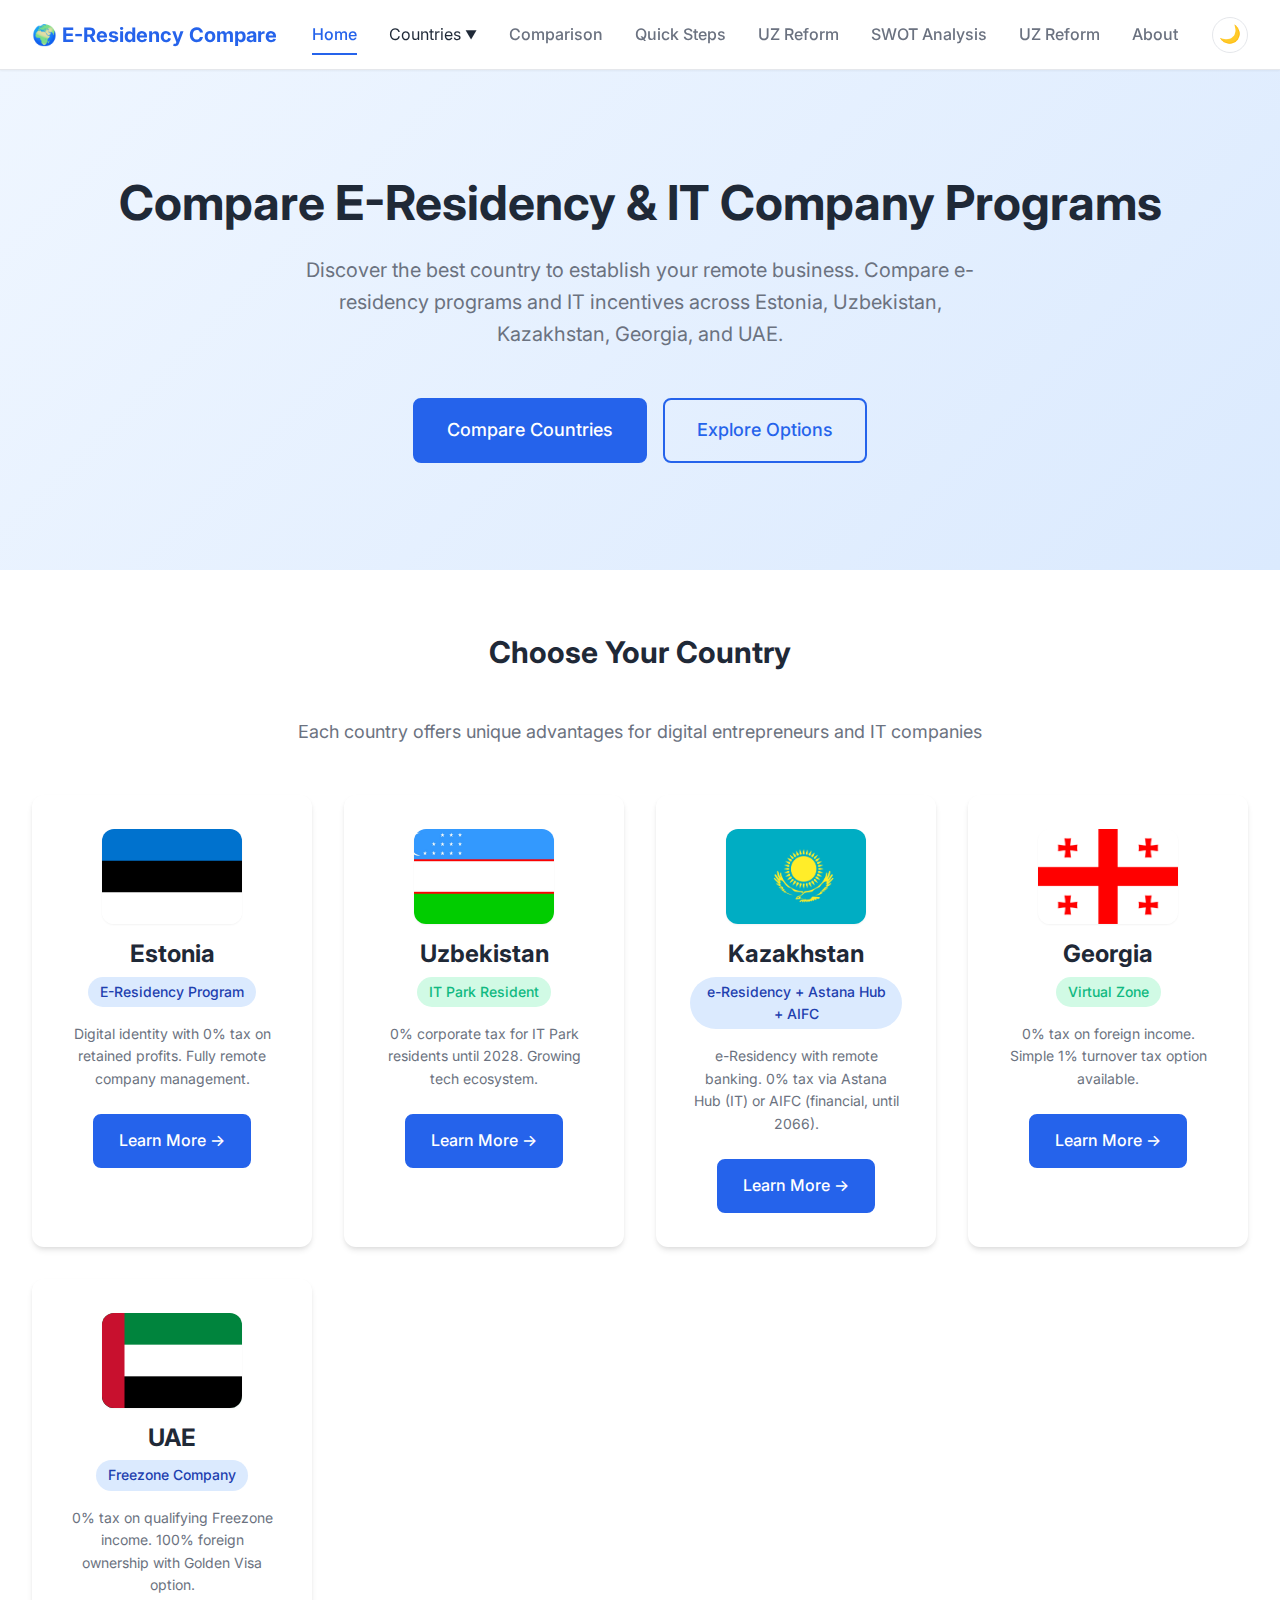
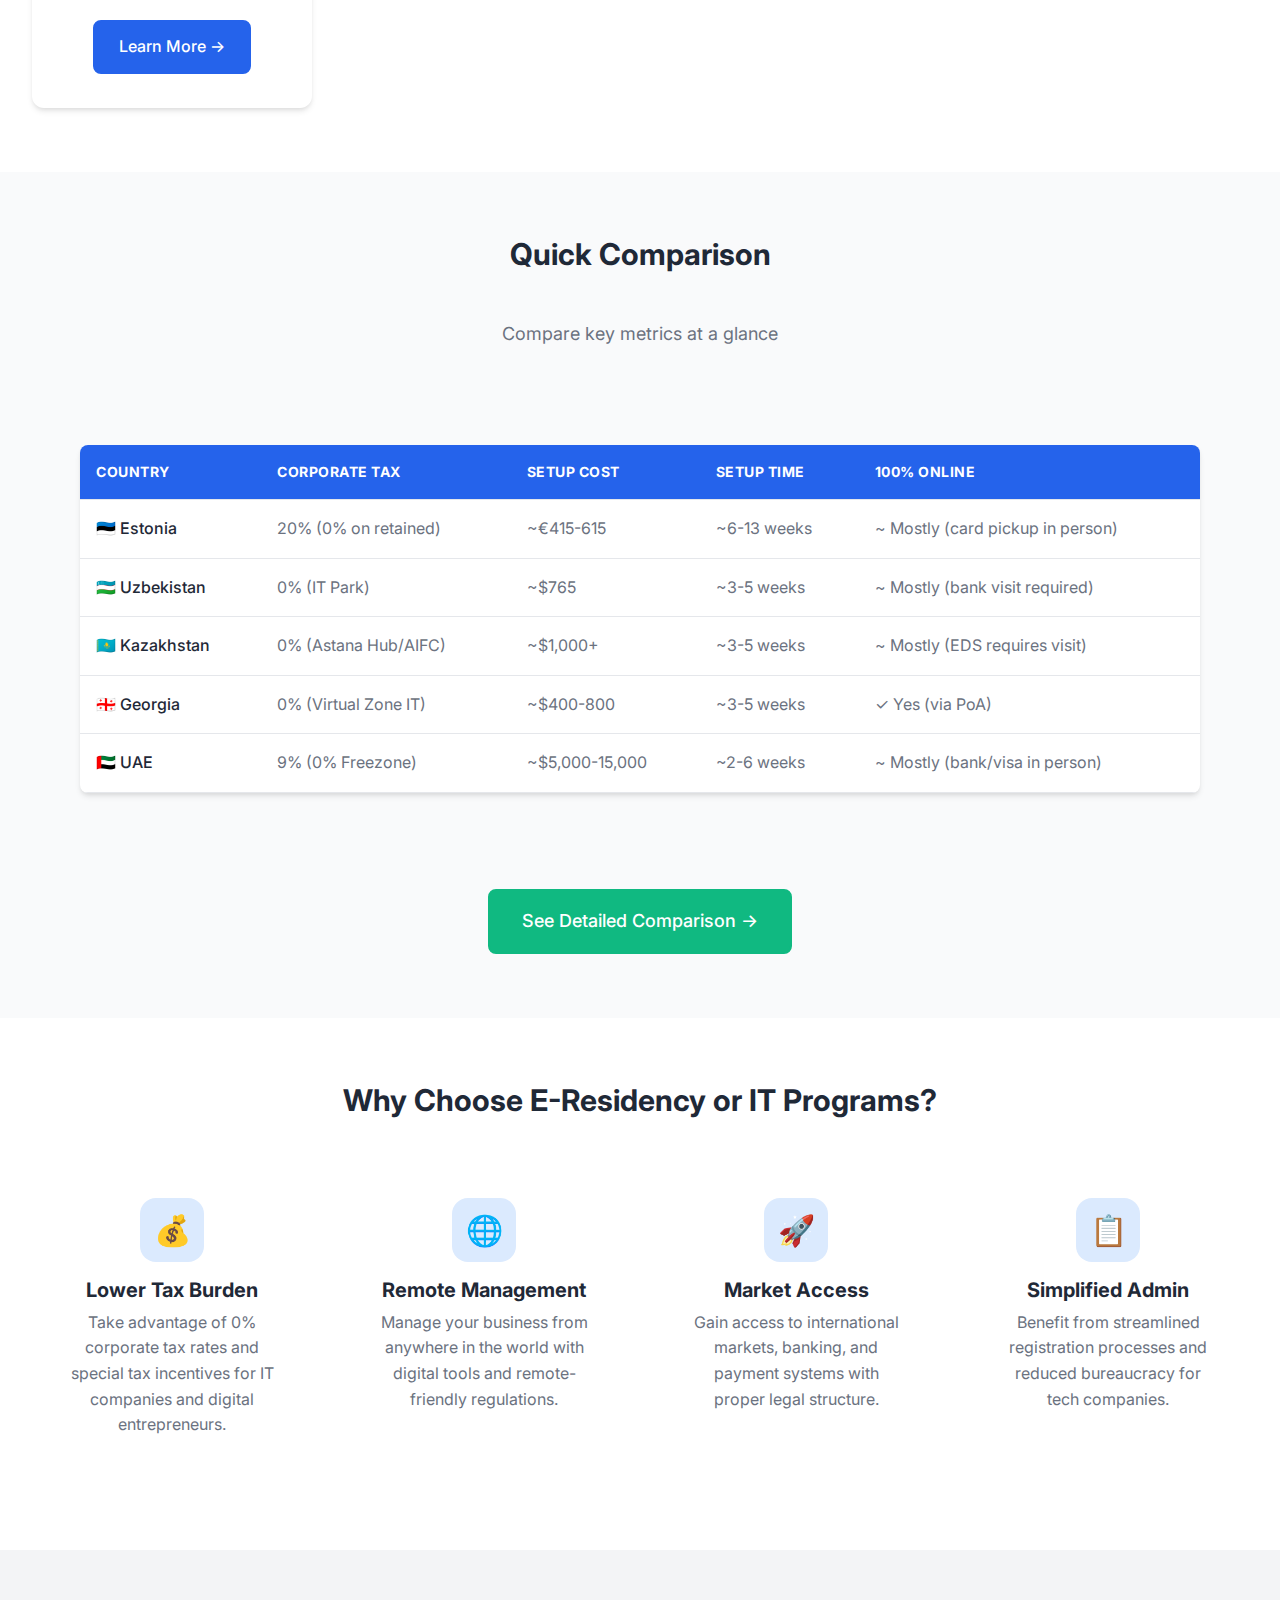
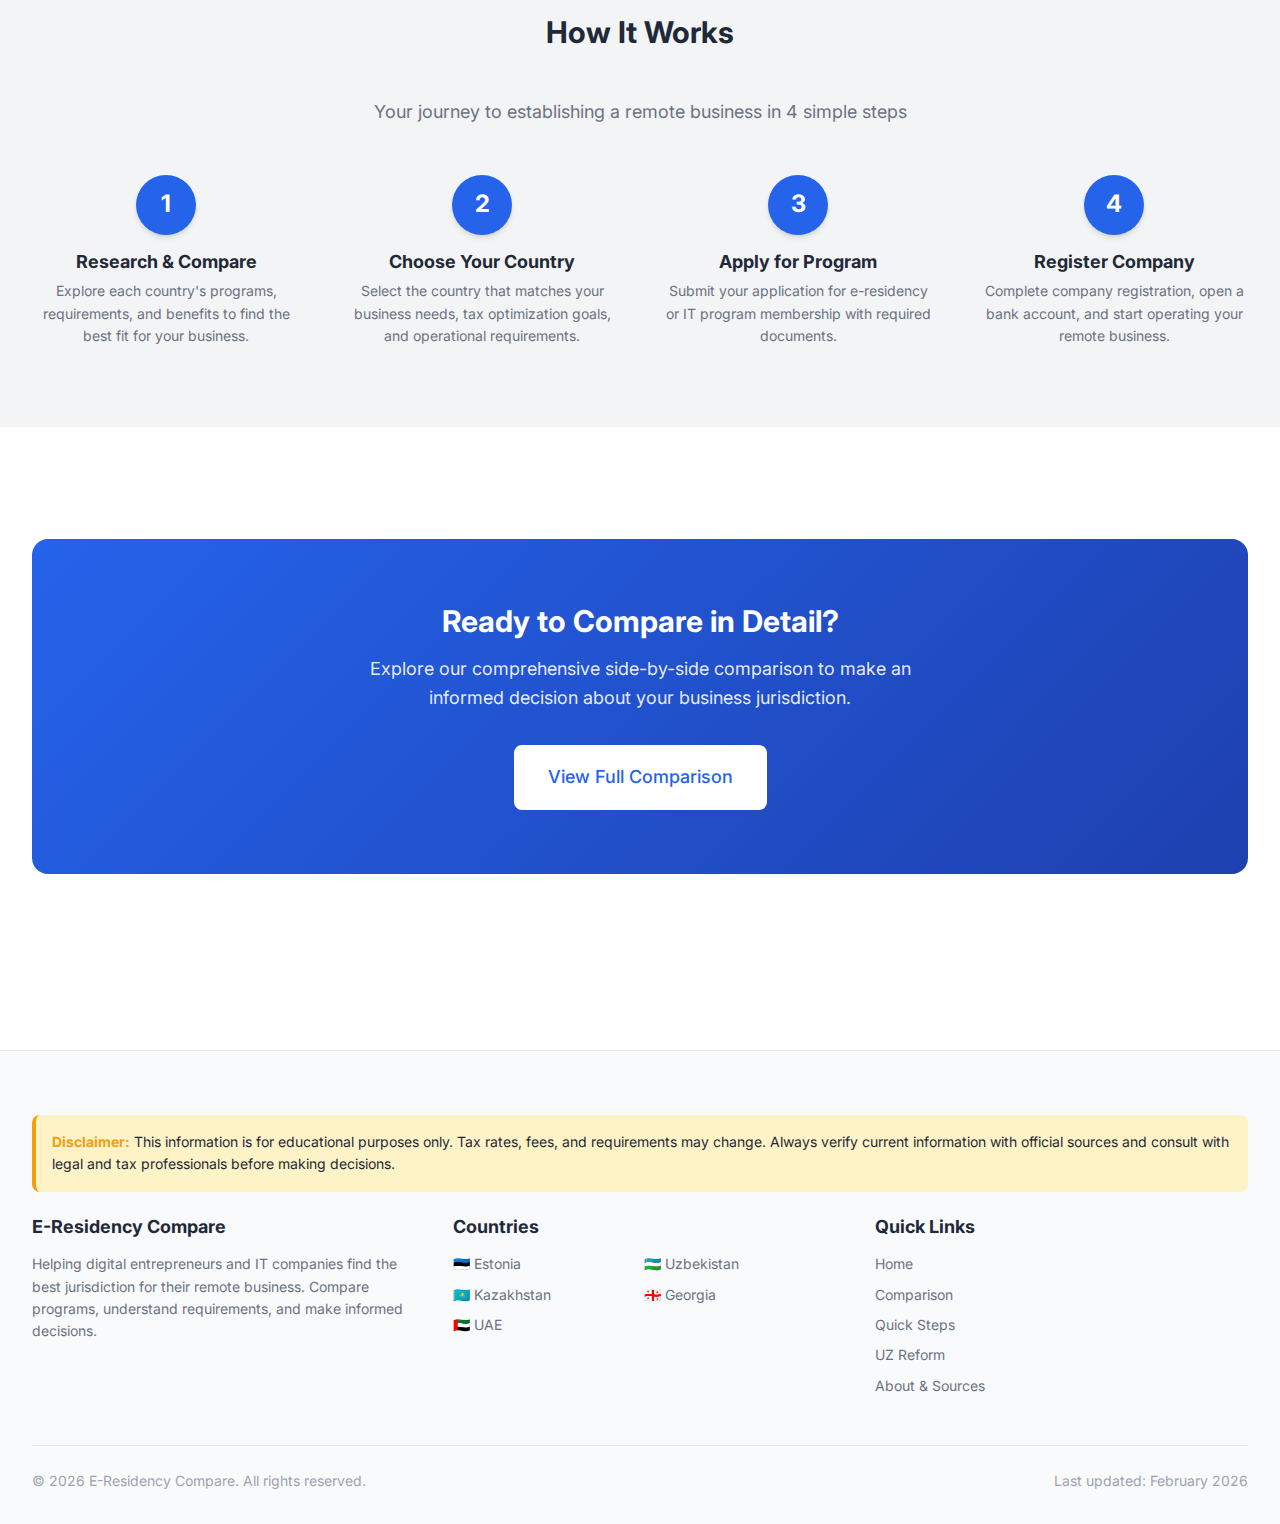
<file: index.html>
<!DOCTYPE html>
<html lang="en">
<head>
    <meta charset="UTF-8">
    <script>document.documentElement.setAttribute('data-theme',localStorage.getItem('theme-preference')||(matchMedia('(prefers-color-scheme:dark)').matches?'dark':'light'))</script>
    <meta name="viewport" content="width=device-width, initial-scale=1.0">
    <meta name="description" content="Compare e-residency programs and IT company incentives across Estonia, Uzbekistan, Kazakhstan, Georgia, and UAE. Find the best country to establish your remote business.">
    <meta name="keywords" content="e-residency, digital nomad, IT company, remote business, Estonia, Uzbekistan, Kazakhstan, Georgia, UAE, freezone, Dubai">
    <title>E-Residency & IT Company Comparison | Estonia, Uzbekistan, Kazakhstan, Georgia, UAE</title>

    <!-- CSS -->
    <link rel="stylesheet" href="css/reset.css">
    <link rel="stylesheet" href="css/variables.css">
    <link rel="stylesheet" href="css/main.css">
    <link rel="stylesheet" href="css/navigation.css">
    <link rel="stylesheet" href="css/footer.css">
    <link rel="stylesheet" href="css/home.css">
    <link rel="stylesheet" href="css/responsive.css">

    <!-- Google Fonts -->
    <link rel="preconnect" href="https://fonts.googleapis.com">
    <link rel="preconnect" href="https://fonts.gstatic.com" crossorigin>
    <link href="https://fonts.googleapis.com/css2?family=Inter:wght@400;500;600;700&display=swap" rel="stylesheet">
</head>
<body>
    <!-- Navigation -->
    <nav class="navbar">
        <div class="container">
            <a href="index.html" class="navbar-logo">
                🌍 E-Residency Compare
            </a>

            <div class="navbar-menu" id="navbarMenu">
                <a href="index.html" class="active">Home</a>

                <div class="dropdown">
                    <div class="dropdown-toggle">
                        Countries
                    </div>
                    <div class="dropdown-menu">
                        <a href="estonia.html">🇪🇪 Estonia</a>
                        <a href="uzbekistan.html">🇺🇿 Uzbekistan</a>
                        <a href="kazakhstan.html">🇰🇿 Kazakhstan</a>
                        <a href="georgia.html">🇬🇪 Georgia</a>
                        <a href="uae.html">🇦🇪 UAE</a>
                    </div>
                </div>

                <a href="comparison.html">Comparison</a>
                <a href="steps.html">Quick Steps</a>
                        <a href="uzbekistan-reform.html">UZ Reform</a>
                <a href="swot.html">SWOT Analysis</a>
                <a href="uzbekistan-reform.html">UZ Reform</a>
                <a href="about.html">About</a>
            </div>

            <button class="theme-toggle" aria-label="Toggle dark mode">🌙</button>

            <div class="menu-toggle" id="menuToggle">
                <span></span>
                <span></span>
                <span></span>
            </div>
        </div>
    </nav>

    <div class="navbar-spacer"></div>

    <!-- Hero Section -->
    <section class="hero">
        <div class="container">
            <div class="hero-content">
                <h1>Compare E-Residency & IT Company Programs</h1>
                <p>Discover the best country to establish your remote business. Compare e-residency programs and IT incentives across Estonia, Uzbekistan, Kazakhstan, Georgia, and UAE.</p>
                <div class="hero-buttons">
                    <a href="comparison.html" class="btn btn-primary btn-large">Compare Countries</a>
                    <a href="#countries" class="btn btn-secondary btn-large">Explore Options</a>
                </div>
            </div>
        </div>
    </section>

    <!-- Countries Overview Section -->
    <section id="countries">
        <div class="container">
            <h2 class="section-title">Choose Your Country</h2>
            <p class="section-subtitle">Each country offers unique advantages for digital entrepreneurs and IT companies</p>

            <div class="country-cards">
                <!-- Estonia Card -->
                <div class="country-card" onclick="window.location.href='estonia.html'">
                    <div class="country-flag">
                        <img src="assets/images/flags/Flag_of_Estonia.svg" alt="Estonia Flag" style="width: 100%; height: 100%; object-fit: cover;">
                    </div>
                    <h3>Estonia</h3>
                    <span class="badge badge-primary">E-Residency Program</span>
                    <p class="country-highlight">Digital identity with 0% tax on retained profits. Fully remote company management.</p>
                    <a href="estonia.html" class="btn btn-primary">Learn More →</a>
                </div>

                <!-- Uzbekistan Card -->
                <div class="country-card" onclick="window.location.href='uzbekistan.html'">
                    <div class="country-flag">
                        <img src="assets/images/flags/uzb.jpg" alt="Uzbekistan Flag" style="width: 100%; height: 100%; object-fit: cover;">
                    </div>
                    <h3>Uzbekistan</h3>
                    <span class="badge badge-success">IT Park Resident</span>
                    <p class="country-highlight">0% corporate tax for IT Park residents until 2028. Growing tech ecosystem.</p>
                    <a href="uzbekistan.html" class="btn btn-primary">Learn More →</a>
                </div>

                <!-- Kazakhstan Card -->
                <div class="country-card" onclick="window.location.href='kazakhstan.html'">
                    <div class="country-flag">
                        <img src="assets/images/flags/Flag_of_Kazakhstan.svg.png" alt="Kazakhstan Flag" style="width: 100%; height: 100%; object-fit: cover;">
                    </div>
                    <h3>Kazakhstan</h3>
                    <span class="badge badge-primary">e-Residency + Astana Hub + AIFC</span>
                    <p class="country-highlight">e-Residency with remote banking. 0% tax via Astana Hub (IT) or AIFC (financial, until 2066).</p>
                    <a href="kazakhstan.html" class="btn btn-primary">Learn More →</a>
                </div>

                <!-- Georgia Card -->
                <div class="country-card" onclick="window.location.href='georgia.html'">
                    <div class="country-flag">
                        <img src="assets/images/flags/georgia.webp" alt="Georgia Flag" style="width: 100%; height: 100%; object-fit: cover;">
                    </div>
                    <h3>Georgia</h3>
                    <span class="badge badge-success">Virtual Zone</span>
                    <p class="country-highlight">0% tax on foreign income. Simple 1% turnover tax option available.</p>
                    <a href="georgia.html" class="btn btn-primary">Learn More →</a>
                </div>

                <!-- UAE Card -->
                <div class="country-card" onclick="window.location.href='uae.html'">
                    <div class="country-flag">
                        <img src="assets/images/flags/Flag_of_the_United_Arab_Emirates.svg" alt="UAE Flag" style="width: 100%; height: 100%; object-fit: cover;">
                    </div>
                    <h3>UAE</h3>
                    <span class="badge badge-primary">Freezone Company</span>
                    <p class="country-highlight">0% tax on qualifying Freezone income. 100% foreign ownership with Golden Visa option.</p>
                    <a href="uae.html" class="btn btn-primary">Learn More →</a>
                </div>
            </div>
        </div>
    </section>

    <!-- Quick Comparison Section -->
    <section class="bg-alt">
        <div class="container">
            <h2 class="section-title">Quick Comparison</h2>
            <p class="section-subtitle">Compare key metrics at a glance</p>

            <div class="quick-comparison">
                <table class="comparison-table">
                    <thead>
                        <tr>
                            <th>Country</th>
                            <th>Corporate Tax</th>
                            <th>Setup Cost</th>
                            <th>Setup Time</th>
                            <th>100% Online</th>
                        </tr>
                    </thead>
                    <tbody>
                        <tr>
                            <td>🇪🇪 Estonia</td>
                            <td>20% (0% on retained)</td>
                            <td>~€415-615</td>
                            <td>~6-13 weeks</td>
                            <td>~ Mostly (card pickup in person)</td>
                        </tr>
                        <tr>
                            <td>🇺🇿 Uzbekistan</td>
                            <td>0% (IT Park)</td>
                            <td>~$765</td>
                            <td>~3-5 weeks</td>
                            <td>~ Mostly (bank visit required)</td>
                        </tr>
                        <tr>
                            <td>🇰🇿 Kazakhstan</td>
                            <td>0% (Astana Hub/AIFC)</td>
                            <td>~$1,000+</td>
                            <td>~3-5 weeks</td>
                            <td>~ Mostly (EDS requires visit)</td>
                        </tr>
                        <tr>
                            <td>🇬🇪 Georgia</td>
                            <td>0% (Virtual Zone IT)</td>
                            <td>~$400-800</td>
                            <td>~3-5 weeks</td>
                            <td>✓ Yes (via PoA)</td>
                        </tr>
                        <tr>
                            <td>🇦🇪 UAE</td>
                            <td>9% (0% Freezone)</td>
                            <td>~$5,000-15,000</td>
                            <td>~2-6 weeks</td>
                            <td>~ Mostly (bank/visa in person)</td>
                        </tr>
                    </tbody>
                </table>
            </div>

            <div class="text-center mt-xl">
                <a href="comparison.html" class="btn btn-accent btn-large">See Detailed Comparison →</a>
            </div>
        </div>
    </section>

    <!-- Why Choose Section -->
    <section>
        <div class="container">
            <h2 class="section-title">Why Choose E-Residency or IT Programs?</h2>

            <div class="benefits-grid">
                <div class="benefit-item">
                    <div class="benefit-icon">💰</div>
                    <h3>Lower Tax Burden</h3>
                    <p>Take advantage of 0% corporate tax rates and special tax incentives for IT companies and digital entrepreneurs.</p>
                </div>

                <div class="benefit-item">
                    <div class="benefit-icon">🌐</div>
                    <h3>Remote Management</h3>
                    <p>Manage your business from anywhere in the world with digital tools and remote-friendly regulations.</p>
                </div>

                <div class="benefit-item">
                    <div class="benefit-icon">🚀</div>
                    <h3>Market Access</h3>
                    <p>Gain access to international markets, banking, and payment systems with proper legal structure.</p>
                </div>

                <div class="benefit-item">
                    <div class="benefit-icon">📋</div>
                    <h3>Simplified Admin</h3>
                    <p>Benefit from streamlined registration processes and reduced bureaucracy for tech companies.</p>
                </div>
            </div>
        </div>
    </section>

    <!-- How It Works Section -->
    <section class="bg-gray">
        <div class="container">
            <h2 class="section-title">How It Works</h2>
            <p class="section-subtitle">Your journey to establishing a remote business in 4 simple steps</p>

            <div class="steps">
                <div class="step">
                    <div class="step-number">1</div>
                    <h3>Research & Compare</h3>
                    <p>Explore each country's programs, requirements, and benefits to find the best fit for your business.</p>
                </div>

                <div class="step">
                    <div class="step-number">2</div>
                    <h3>Choose Your Country</h3>
                    <p>Select the country that matches your business needs, tax optimization goals, and operational requirements.</p>
                </div>

                <div class="step">
                    <div class="step-number">3</div>
                    <h3>Apply for Program</h3>
                    <p>Submit your application for e-residency or IT program membership with required documents.</p>
                </div>

                <div class="step">
                    <div class="step-number">4</div>
                    <h3>Register Company</h3>
                    <p>Complete company registration, open a bank account, and start operating your remote business.</p>
                </div>
            </div>
        </div>
    </section>

    <!-- CTA Section -->
    <section>
        <div class="container">
            <div class="cta-section">
                <h2>Ready to Compare in Detail?</h2>
                <p>Explore our comprehensive side-by-side comparison to make an informed decision about your business jurisdiction.</p>
                <a href="comparison.html" class="btn btn-large">View Full Comparison</a>
            </div>
        </div>
    </section>

    <!-- Footer -->
    <footer class="footer">
        <div class="container">
            <div class="footer-disclaimer">
                <p><strong>Disclaimer:</strong> This information is for educational purposes only. Tax rates, fees, and requirements may change. Always verify current information with official sources and consult with legal and tax professionals before making decisions.</p>
            </div>

            <div class="footer-content">
                <div class="footer-section">
                    <h3>E-Residency Compare</h3>
                    <p>Helping digital entrepreneurs and IT companies find the best jurisdiction for their remote business. Compare programs, understand requirements, and make informed decisions.</p>
                </div>

                <div class="footer-section">
                    <h3>Countries</h3>
                    <div class="footer-links footer-countries">
                        <a href="estonia.html">🇪🇪 Estonia</a>
                        <a href="uzbekistan.html">🇺🇿 Uzbekistan</a>
                        <a href="kazakhstan.html">🇰🇿 Kazakhstan</a>
                        <a href="georgia.html">🇬🇪 Georgia</a>
                        <a href="uae.html">🇦🇪 UAE</a>
                    </div>
                </div>

                <div class="footer-section">
                    <h3>Quick Links</h3>
                    <div class="footer-links">
                        <a href="index.html">Home</a>
                        <a href="comparison.html">Comparison</a>
                        <a href="steps.html">Quick Steps</a>
                        <a href="uzbekistan-reform.html">UZ Reform</a>
                        <a href="about.html">About & Sources</a>
                    </div>
                </div>
            </div>

            <div class="footer-bottom">
                <p>&copy; 2026 E-Residency Compare. All rights reserved.</p>
                <p class="footer-updated">Last updated: February 2026</p>
            </div>
        </div>
    </footer>

    <!-- JavaScript -->
    <script src="js/navigation.js"></script>
    <script src="js/smooth-scroll.js"></script>
    <script src="js/theme-toggle.js"></script>
</body>
</html>
</file>
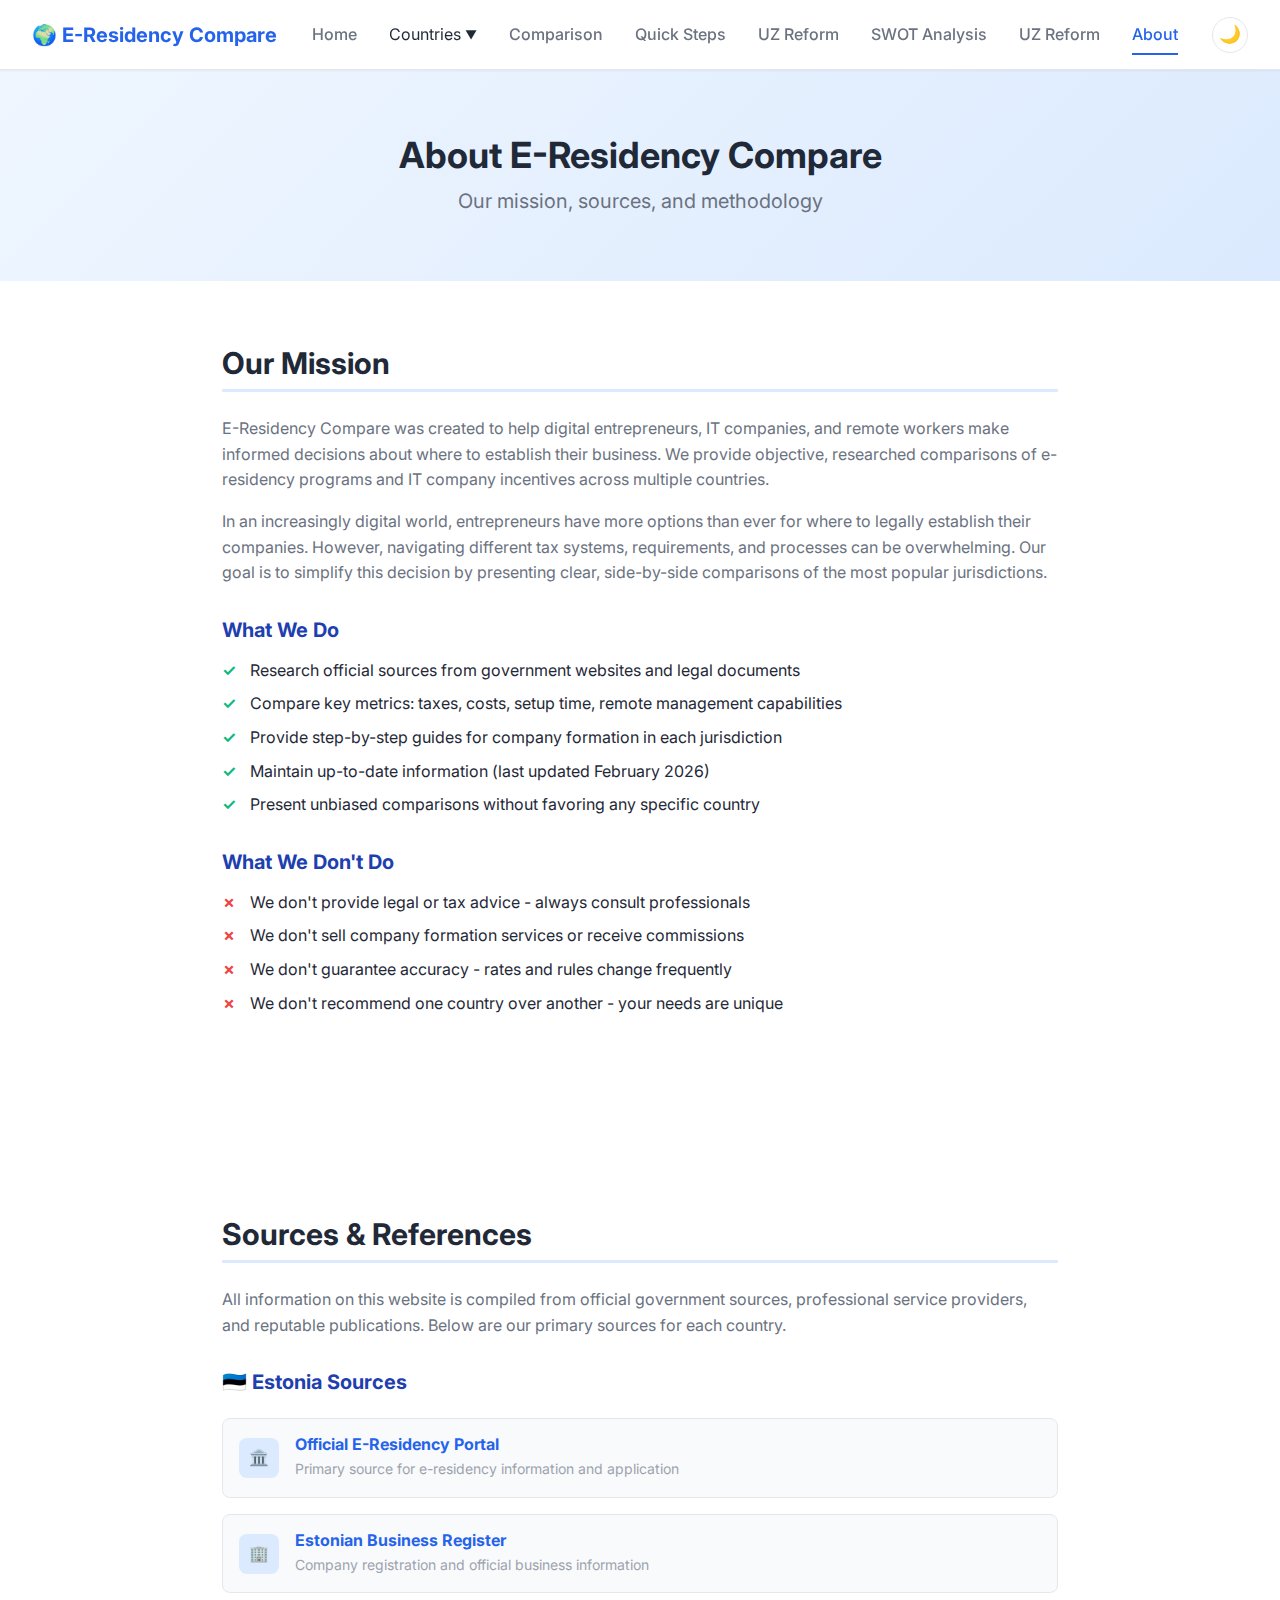
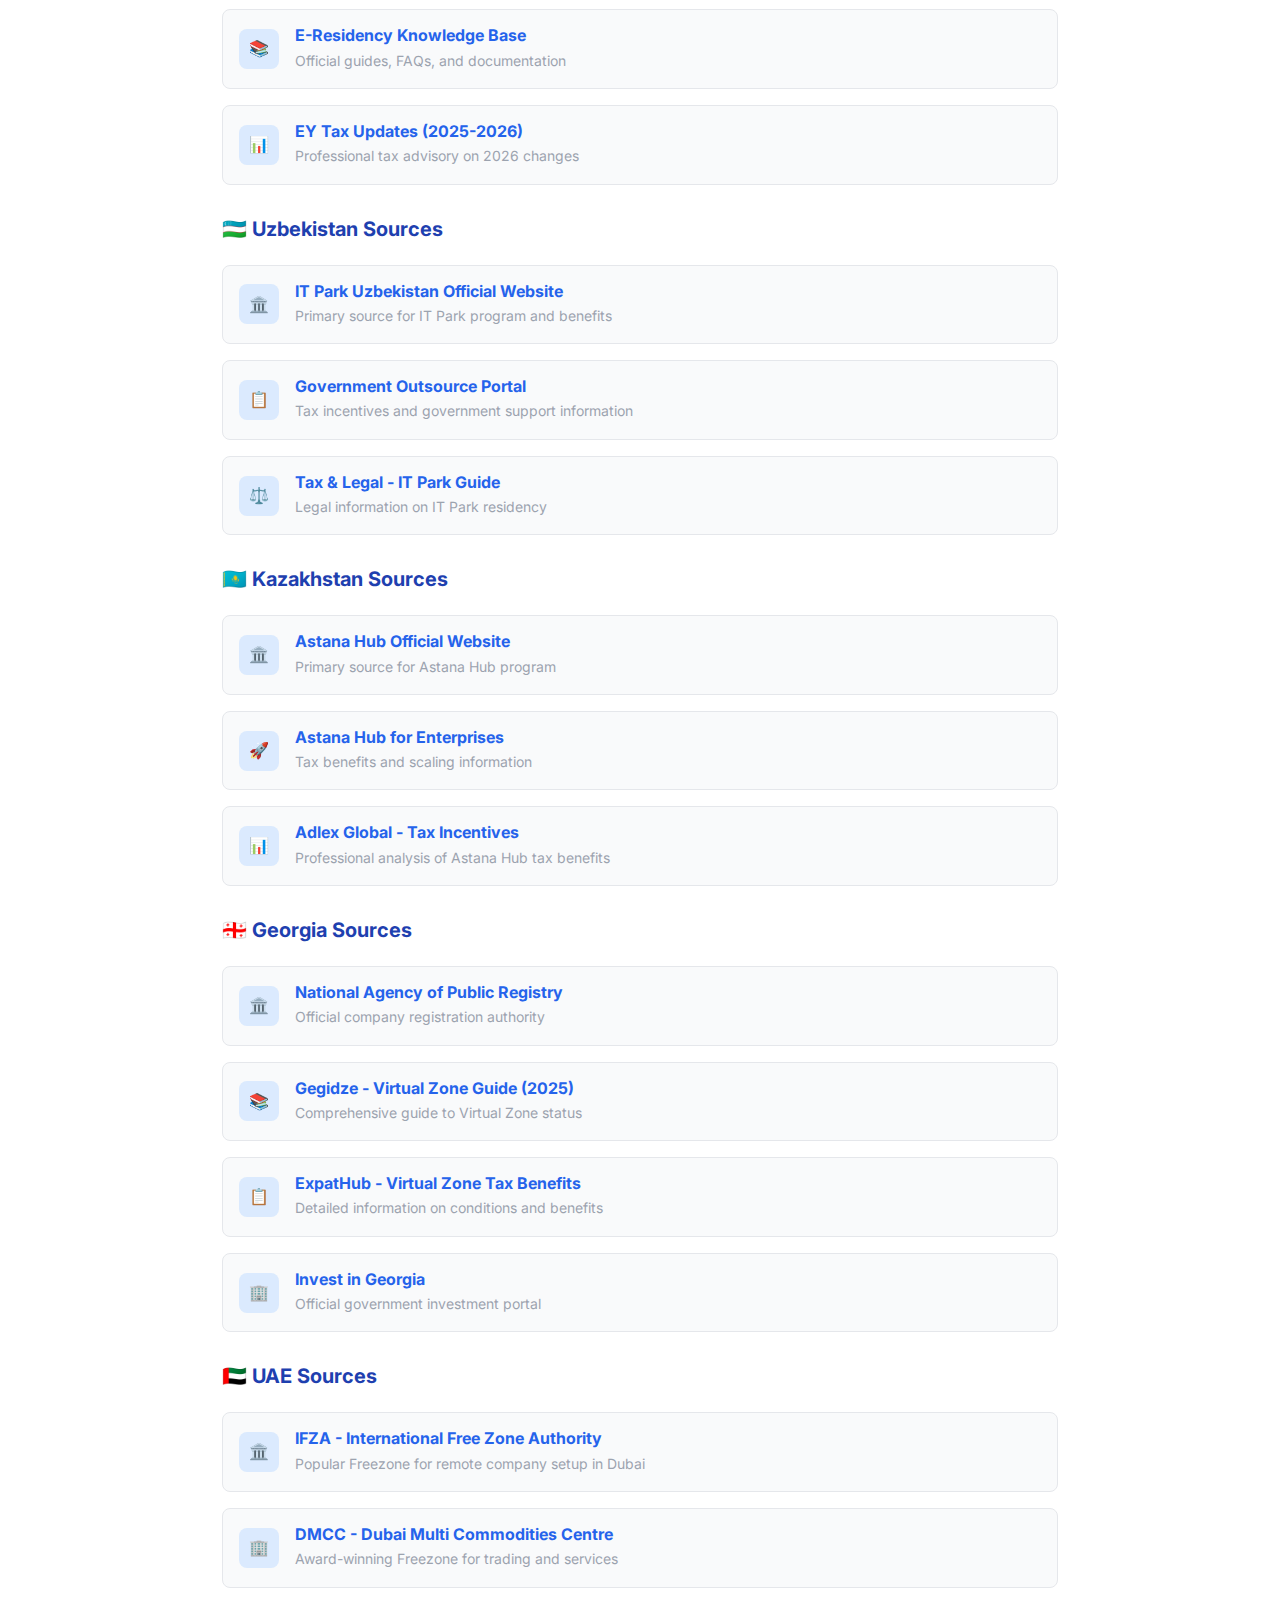
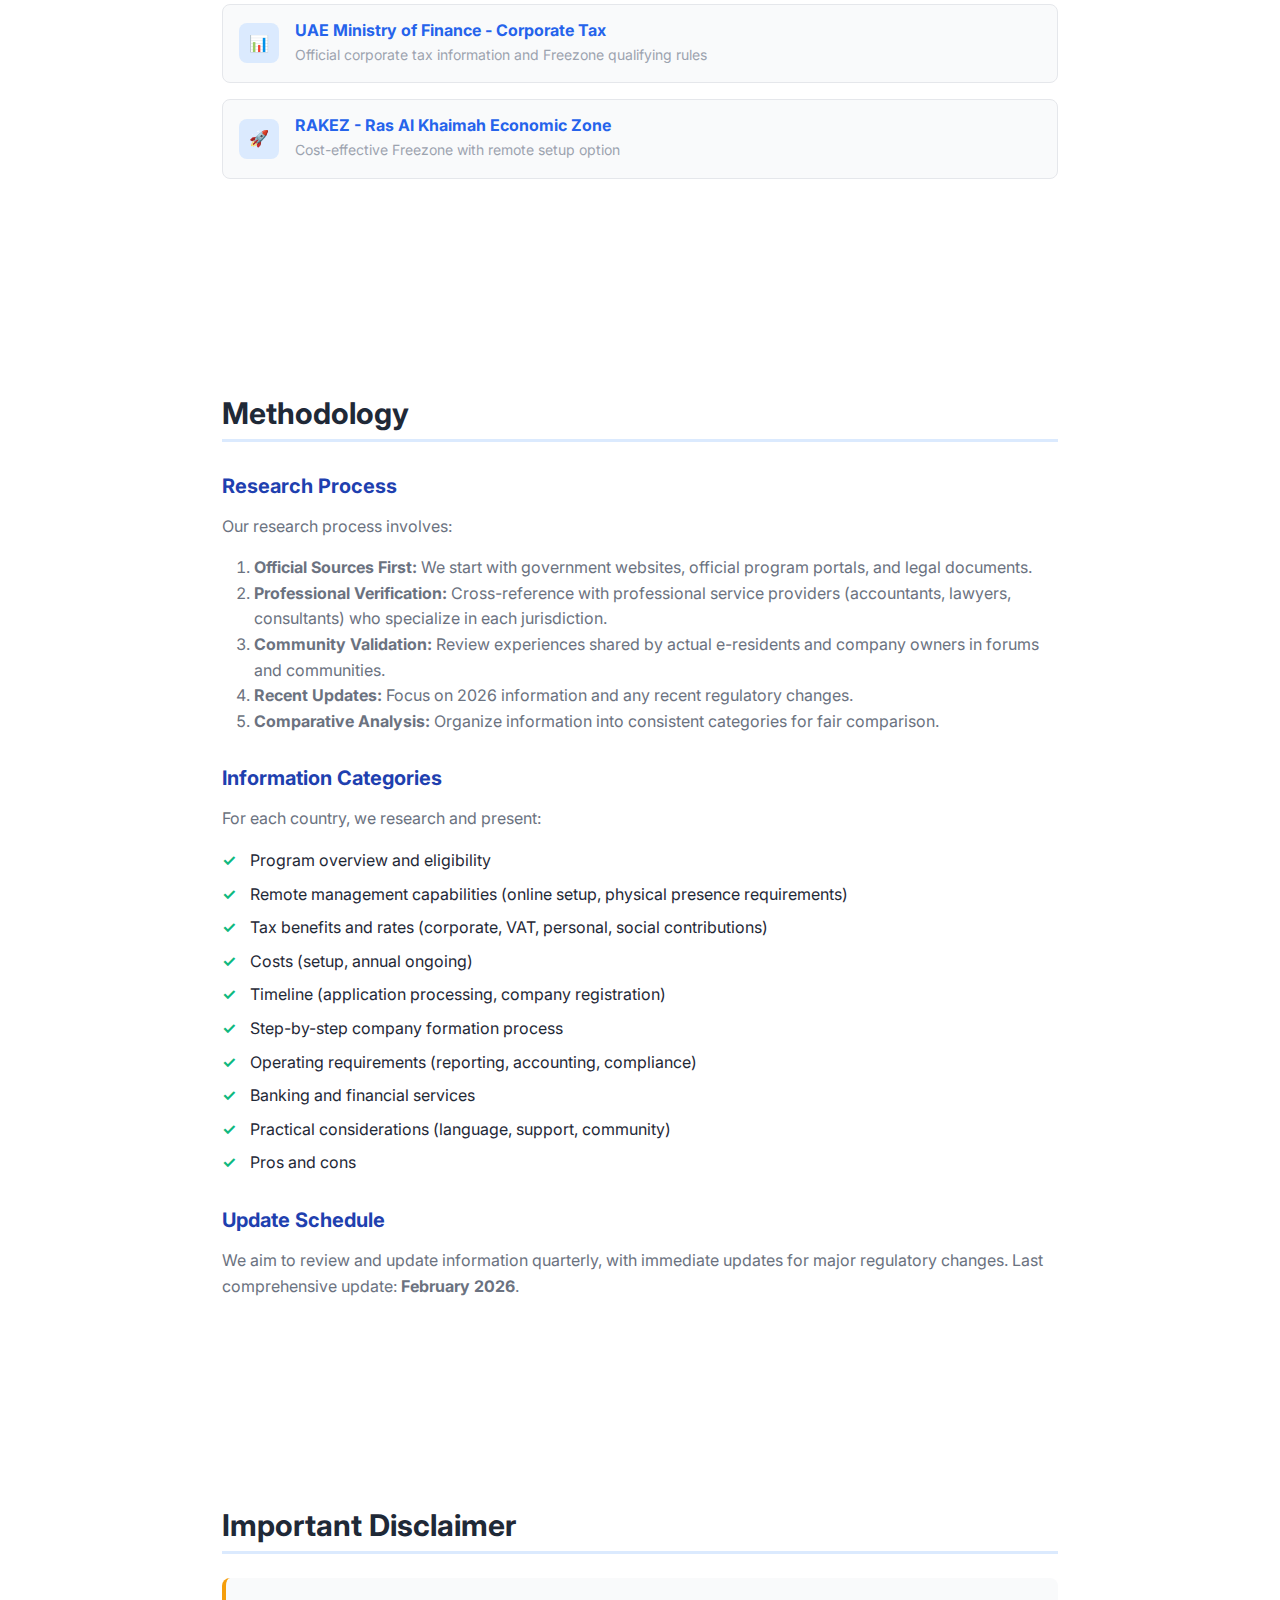
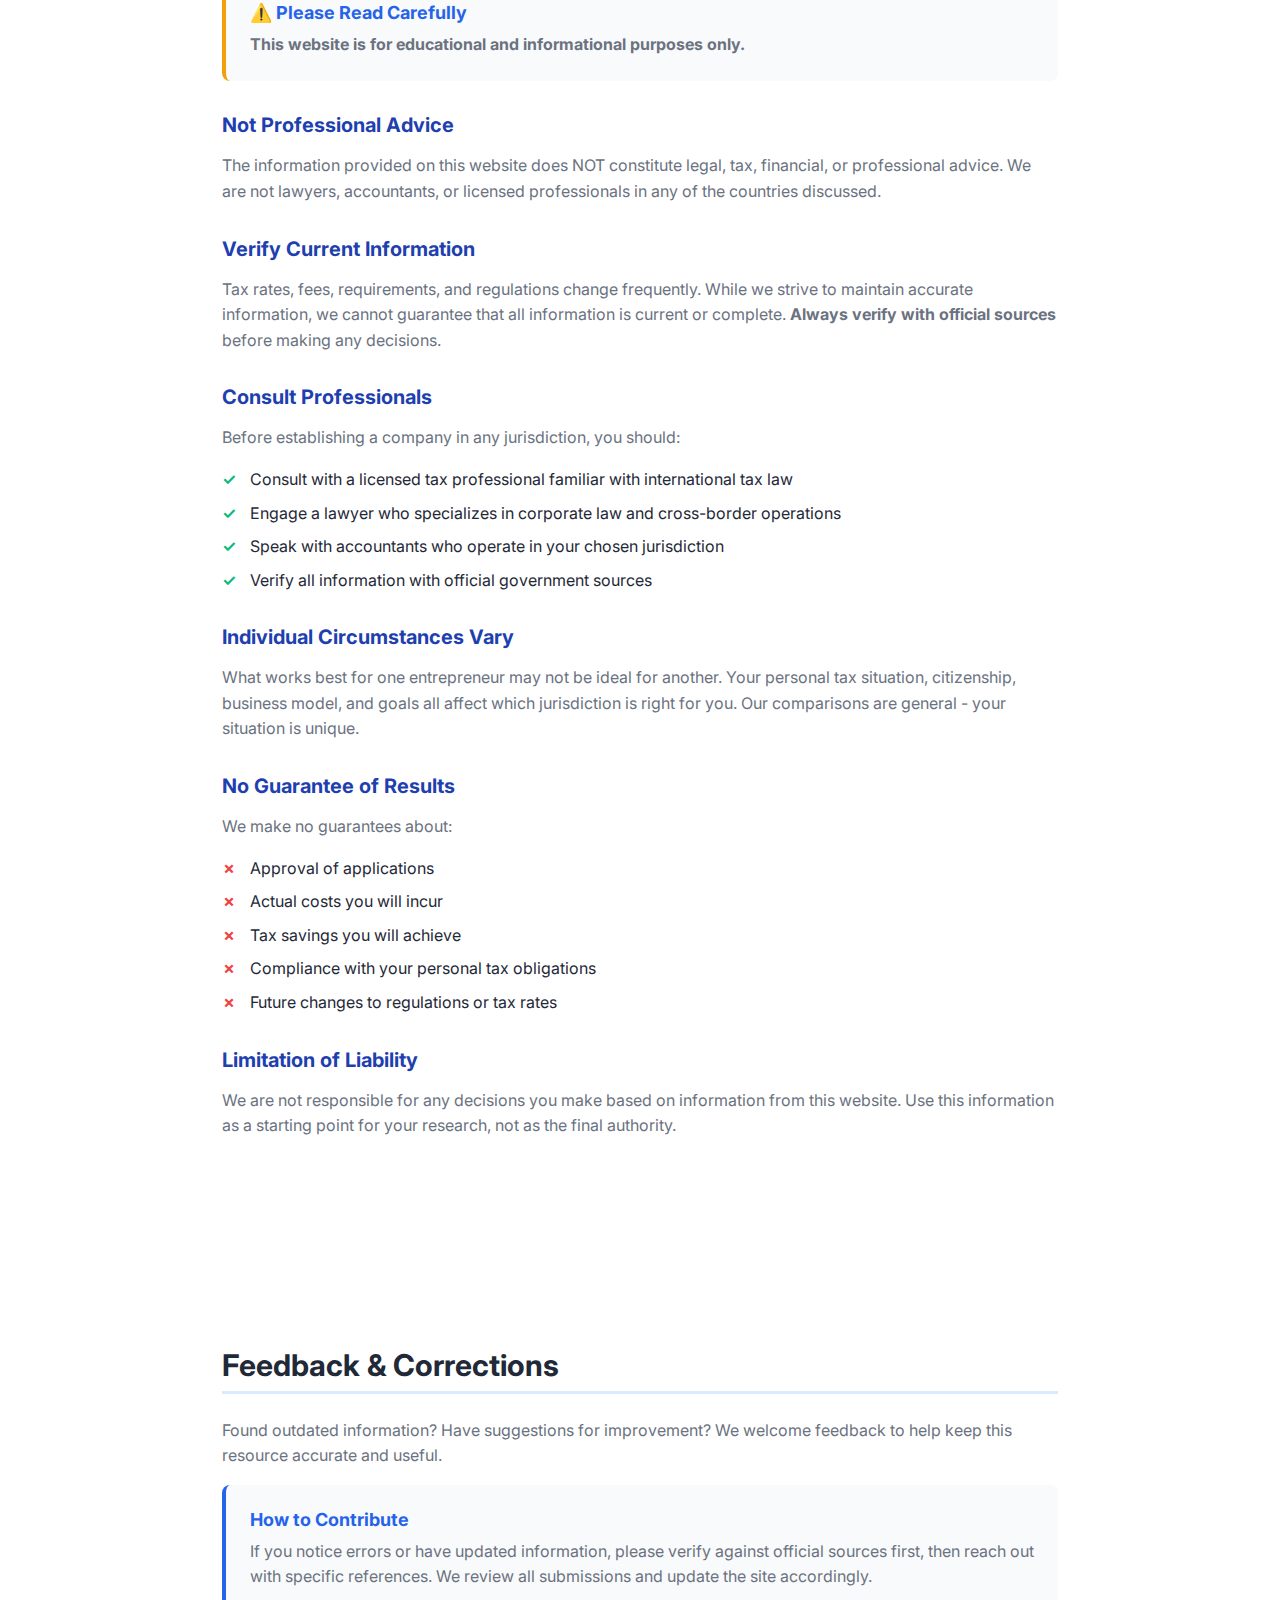
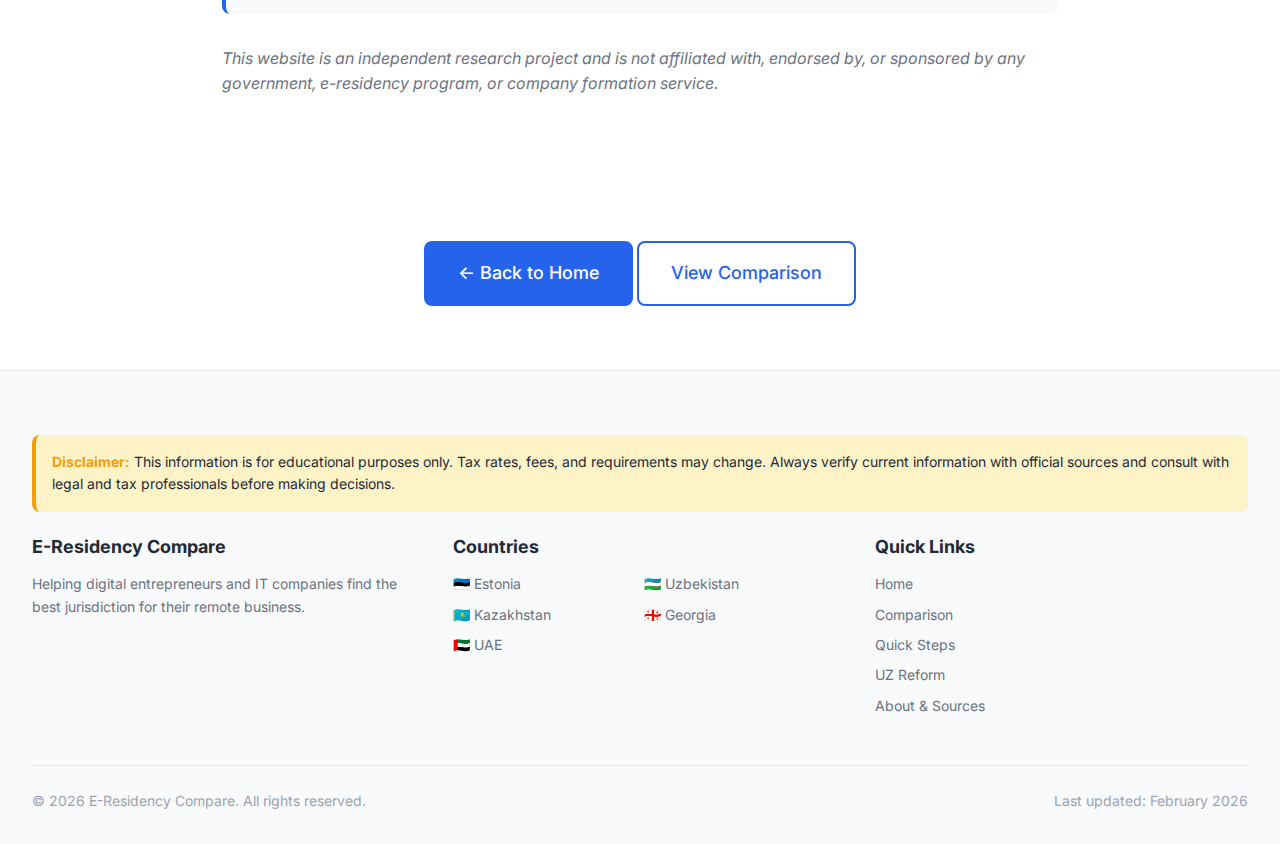
<file: about.html>
<!DOCTYPE html>
<html lang="en">
<head>
    <meta charset="UTF-8">
    <script>document.documentElement.setAttribute('data-theme',localStorage.getItem('theme-preference')||(matchMedia('(prefers-color-scheme:dark)').matches?'dark':'light'))</script>
    <meta name="viewport" content="width=device-width, initial-scale=1.0">
    <meta name="description" content="About E-Residency Compare: Our sources, methodology, and disclaimer for comparing e-residency programs across countries.">
    <title>About & Sources | E-Residency Compare</title>

    <!-- CSS -->
    <link rel="stylesheet" href="css/reset.css">
    <link rel="stylesheet" href="css/variables.css">
    <link rel="stylesheet" href="css/main.css">
    <link rel="stylesheet" href="css/navigation.css">
    <link rel="stylesheet" href="css/footer.css">
    <link rel="stylesheet" href="css/country.css">
    <link rel="stylesheet" href="css/responsive.css">

    <!-- Google Fonts -->
    <link rel="preconnect" href="https://fonts.googleapis.com">
    <link rel="preconnect" href="https://fonts.gstatic.com" crossorigin>
    <link href="https://fonts.googleapis.com/css2?family=Inter:wght@400;500;600;700&display=swap" rel="stylesheet">
</head>
<body>
    <!-- Navigation -->
    <nav class="navbar">
        <div class="container">
            <a href="index.html" class="navbar-logo">
                🌍 E-Residency Compare
            </a>

            <div class="navbar-menu" id="navbarMenu">
                <a href="index.html">Home</a>

                <div class="dropdown">
                    <div class="dropdown-toggle">
                        Countries
                    </div>
                    <div class="dropdown-menu">
                        <a href="estonia.html">🇪🇪 Estonia</a>
                        <a href="uzbekistan.html">🇺🇿 Uzbekistan</a>
                        <a href="kazakhstan.html">🇰🇿 Kazakhstan</a>
                        <a href="georgia.html">🇬🇪 Georgia</a>
                        <a href="uae.html">🇦🇪 UAE</a>
                    </div>
                </div>

                <a href="comparison.html">Comparison</a>
                <a href="steps.html">Quick Steps</a>
                        <a href="uzbekistan-reform.html">UZ Reform</a>
                <a href="swot.html">SWOT Analysis</a>
                <a href="uzbekistan-reform.html">UZ Reform</a>
                <a href="about.html" class="active">About</a>
            </div>

            <button class="theme-toggle" aria-label="Toggle dark mode">🌙</button>

            <div class="menu-toggle" id="menuToggle">
                <span></span>
                <span></span>
                <span></span>
            </div>
        </div>
    </nav>

    <div class="navbar-spacer"></div>

    <!-- Header -->
    <header class="country-header">
        <div class="container">
            <h1>About E-Residency Compare</h1>
            <p class="country-tagline">Our mission, sources, and methodology</p>
        </div>
    </header>

    <!-- Content -->
    <div class="container country-content">
        <!-- About Section -->
        <section class="country-section">
            <h2>Our Mission</h2>
            <p>E-Residency Compare was created to help digital entrepreneurs, IT companies, and remote workers make informed decisions about where to establish their business. We provide objective, researched comparisons of e-residency programs and IT company incentives across multiple countries.</p>

            <p>In an increasingly digital world, entrepreneurs have more options than ever for where to legally establish their companies. However, navigating different tax systems, requirements, and processes can be overwhelming. Our goal is to simplify this decision by presenting clear, side-by-side comparisons of the most popular jurisdictions.</p>

            <h3>What We Do</h3>
            <ul class="list-check">
                <li>Research official sources from government websites and legal documents</li>
                <li>Compare key metrics: taxes, costs, setup time, remote management capabilities</li>
                <li>Provide step-by-step guides for company formation in each jurisdiction</li>
                <li>Maintain up-to-date information (last updated February 2026)</li>
                <li>Present unbiased comparisons without favoring any specific country</li>
            </ul>

            <h3>What We Don't Do</h3>
            <ul class="list-cross">
                <li>We don't provide legal or tax advice - always consult professionals</li>
                <li>We don't sell company formation services or receive commissions</li>
                <li>We don't guarantee accuracy - rates and rules change frequently</li>
                <li>We don't recommend one country over another - your needs are unique</li>
            </ul>
        </section>

        <!-- Sources Section -->
        <section class="country-section">
            <h2>Sources & References</h2>
            <p>All information on this website is compiled from official government sources, professional service providers, and reputable publications. Below are our primary sources for each country.</p>

            <h3>🇪🇪 Estonia Sources</h3>
            <div class="resources-list">
                <a href="https://www.e-resident.gov.ee/" target="_blank" rel="noopener" class="resource-link">
                    <div class="resource-icon">🏛️</div>
                    <div class="resource-info">
                        <h4>Official E-Residency Portal</h4>
                        <p>Primary source for e-residency information and application</p>
                    </div>
                </a>

                <a href="https://rik.ee/" target="_blank" rel="noopener" class="resource-link">
                    <div class="resource-icon">🏢</div>
                    <div class="resource-info">
                        <h4>Estonian Business Register</h4>
                        <p>Company registration and official business information</p>
                    </div>
                </a>

                <a href="https://learn.e-resident.gov.ee/" target="_blank" rel="noopener" class="resource-link">
                    <div class="resource-icon">📚</div>
                    <div class="resource-info">
                        <h4>E-Residency Knowledge Base</h4>
                        <p>Official guides, FAQs, and documentation</p>
                    </div>
                </a>

                <a href="https://www.ey.com/en_ee/insights/tax/significant-tax-changes-in-estonia-in-2025-2026" target="_blank" rel="noopener" class="resource-link">
                    <div class="resource-icon">📊</div>
                    <div class="resource-info">
                        <h4>EY Tax Updates (2025-2026)</h4>
                        <p>Professional tax advisory on 2026 changes</p>
                    </div>
                </a>
            </div>

            <h3>🇺🇿 Uzbekistan Sources</h3>
            <div class="resources-list">
                <a href="https://it-park.uz/en" target="_blank" rel="noopener" class="resource-link">
                    <div class="resource-icon">🏛️</div>
                    <div class="resource-info">
                        <h4>IT Park Uzbekistan Official Website</h4>
                        <p>Primary source for IT Park program and benefits</p>
                    </div>
                </a>

                <a href="https://outsource.gov.uz/en" target="_blank" rel="noopener" class="resource-link">
                    <div class="resource-icon">📋</div>
                    <div class="resource-info">
                        <h4>Government Outsource Portal</h4>
                        <p>Tax incentives and government support information</p>
                    </div>
                </a>

                <a href="https://tax-legal.uz/en/it-park/" target="_blank" rel="noopener" class="resource-link">
                    <div class="resource-icon">⚖️</div>
                    <div class="resource-info">
                        <h4>Tax & Legal - IT Park Guide</h4>
                        <p>Legal information on IT Park residency</p>
                    </div>
                </a>
            </div>

            <h3>🇰🇿 Kazakhstan Sources</h3>
            <div class="resources-list">
                <a href="https://astanahub.com/en/" target="_blank" rel="noopener" class="resource-link">
                    <div class="resource-icon">🏛️</div>
                    <div class="resource-info">
                        <h4>Astana Hub Official Website</h4>
                        <p>Primary source for Astana Hub program</p>
                    </div>
                </a>

                <a href="https://astanahub.com/en/developed-company/" target="_blank" rel="noopener" class="resource-link">
                    <div class="resource-icon">🚀</div>
                    <div class="resource-info">
                        <h4>Astana Hub for Enterprises</h4>
                        <p>Tax benefits and scaling information</p>
                    </div>
                </a>

                <a href="https://adlex-global.com/tax_incentives_for_it_projects_via_astana_hub/" target="_blank" rel="noopener" class="resource-link">
                    <div class="resource-icon">📊</div>
                    <div class="resource-info">
                        <h4>Adlex Global - Tax Incentives</h4>
                        <p>Professional analysis of Astana Hub tax benefits</p>
                    </div>
                </a>
            </div>

            <h3>🇬🇪 Georgia Sources</h3>
            <div class="resources-list">
                <a href="https://rs.ge/" target="_blank" rel="noopener" class="resource-link">
                    <div class="resource-icon">🏛️</div>
                    <div class="resource-info">
                        <h4>National Agency of Public Registry</h4>
                        <p>Official company registration authority</p>
                    </div>
                </a>

                <a href="https://www.gegidze.com/post/georgia-s-virtual-zone-status-for-it-companies-the-complete-2025-guide-to-tax-benefits" target="_blank" rel="noopener" class="resource-link">
                    <div class="resource-icon">📚</div>
                    <div class="resource-info">
                        <h4>Gegidze - Virtual Zone Guide (2025)</h4>
                        <p>Comprehensive guide to Virtual Zone status</p>
                    </div>
                </a>

                <a href="https://expathub.ge/virtual-zone-georgia-tax/" target="_blank" rel="noopener" class="resource-link">
                    <div class="resource-icon">📋</div>
                    <div class="resource-info">
                        <h4>ExpatHub - Virtual Zone Tax Benefits</h4>
                        <p>Detailed information on conditions and benefits</p>
                    </div>
                </a>

                <a href="https://investingeorgia.org/" target="_blank" rel="noopener" class="resource-link">
                    <div class="resource-icon">🏢</div>
                    <div class="resource-info">
                        <h4>Invest in Georgia</h4>
                        <p>Official government investment portal</p>
                    </div>
                </a>
            </div>

            <h3>🇦🇪 UAE Sources</h3>
            <div class="resources-list">
                <a href="https://www.ifza.com/" target="_blank" rel="noopener" class="resource-link">
                    <div class="resource-icon">🏛️</div>
                    <div class="resource-info">
                        <h4>IFZA - International Free Zone Authority</h4>
                        <p>Popular Freezone for remote company setup in Dubai</p>
                    </div>
                </a>

                <a href="https://www.dmcc.ae/" target="_blank" rel="noopener" class="resource-link">
                    <div class="resource-icon">🏢</div>
                    <div class="resource-info">
                        <h4>DMCC - Dubai Multi Commodities Centre</h4>
                        <p>Award-winning Freezone for trading and services</p>
                    </div>
                </a>

                <a href="https://mof.gov.ae/corporate-tax/" target="_blank" rel="noopener" class="resource-link">
                    <div class="resource-icon">📊</div>
                    <div class="resource-info">
                        <h4>UAE Ministry of Finance - Corporate Tax</h4>
                        <p>Official corporate tax information and Freezone qualifying rules</p>
                    </div>
                </a>

                <a href="https://rakez.com/" target="_blank" rel="noopener" class="resource-link">
                    <div class="resource-icon">🚀</div>
                    <div class="resource-info">
                        <h4>RAKEZ - Ras Al Khaimah Economic Zone</h4>
                        <p>Cost-effective Freezone with remote setup option</p>
                    </div>
                </a>
            </div>
        </section>

        <!-- Methodology Section -->
        <section class="country-section">
            <h2>Methodology</h2>

            <h3>Research Process</h3>
            <p>Our research process involves:</p>
            <ol style="list-style: decimal; padding-left: 2rem; color: var(--text-secondary);">
                <li><strong>Official Sources First:</strong> We start with government websites, official program portals, and legal documents.</li>
                <li><strong>Professional Verification:</strong> Cross-reference with professional service providers (accountants, lawyers, consultants) who specialize in each jurisdiction.</li>
                <li><strong>Community Validation:</strong> Review experiences shared by actual e-residents and company owners in forums and communities.</li>
                <li><strong>Recent Updates:</strong> Focus on 2026 information and any recent regulatory changes.</li>
                <li><strong>Comparative Analysis:</strong> Organize information into consistent categories for fair comparison.</li>
            </ol>

            <h3>Information Categories</h3>
            <p>For each country, we research and present:</p>
            <ul class="list-check">
                <li>Program overview and eligibility</li>
                <li>Remote management capabilities (online setup, physical presence requirements)</li>
                <li>Tax benefits and rates (corporate, VAT, personal, social contributions)</li>
                <li>Costs (setup, annual ongoing)</li>
                <li>Timeline (application processing, company registration)</li>
                <li>Step-by-step company formation process</li>
                <li>Operating requirements (reporting, accounting, compliance)</li>
                <li>Banking and financial services</li>
                <li>Practical considerations (language, support, community)</li>
                <li>Pros and cons</li>
            </ul>

            <h3>Update Schedule</h3>
            <p>We aim to review and update information quarterly, with immediate updates for major regulatory changes. Last comprehensive update: <strong>February 2026</strong>.</p>
        </section>

        <!-- Disclaimer Section -->
        <section class="country-section">
            <h2>Important Disclaimer</h2>

            <div class="info-card" style="border-left-color: var(--warning);">
                <h4>⚠️ Please Read Carefully</h4>
                <p><strong>This website is for educational and informational purposes only.</strong></p>
            </div>

            <h3>Not Professional Advice</h3>
            <p>The information provided on this website does NOT constitute legal, tax, financial, or professional advice. We are not lawyers, accountants, or licensed professionals in any of the countries discussed.</p>

            <h3>Verify Current Information</h3>
            <p>Tax rates, fees, requirements, and regulations change frequently. While we strive to maintain accurate information, we cannot guarantee that all information is current or complete. <strong>Always verify with official sources</strong> before making any decisions.</p>

            <h3>Consult Professionals</h3>
            <p>Before establishing a company in any jurisdiction, you should:</p>
            <ul class="list-check">
                <li>Consult with a licensed tax professional familiar with international tax law</li>
                <li>Engage a lawyer who specializes in corporate law and cross-border operations</li>
                <li>Speak with accountants who operate in your chosen jurisdiction</li>
                <li>Verify all information with official government sources</li>
            </ul>

            <h3>Individual Circumstances Vary</h3>
            <p>What works best for one entrepreneur may not be ideal for another. Your personal tax situation, citizenship, business model, and goals all affect which jurisdiction is right for you. Our comparisons are general - your situation is unique.</p>

            <h3>No Guarantee of Results</h3>
            <p>We make no guarantees about:</p>
            <ul class="list-cross">
                <li>Approval of applications</li>
                <li>Actual costs you will incur</li>
                <li>Tax savings you will achieve</li>
                <li>Compliance with your personal tax obligations</li>
                <li>Future changes to regulations or tax rates</li>
            </ul>

            <h3>Limitation of Liability</h3>
            <p>We are not responsible for any decisions you make based on information from this website. Use this information as a starting point for your research, not as the final authority.</p>
        </section>

        <!-- Contact Section -->
        <section class="country-section">
            <h2>Feedback & Corrections</h2>
            <p>Found outdated information? Have suggestions for improvement? We welcome feedback to help keep this resource accurate and useful.</p>

            <div class="info-card">
                <h4>How to Contribute</h4>
                <p>If you notice errors or have updated information, please verify against official sources first, then reach out with specific references. We review all submissions and update the site accordingly.</p>
            </div>

            <p class="text-secondary mt-xl"><em>This website is an independent research project and is not affiliated with, endorsed by, or sponsored by any government, e-residency program, or company formation service.</em></p>
        </section>

        <!-- Back to Home -->
        <div class="text-center mt-xl mb-xl">
            <a href="index.html" class="btn btn-primary btn-large">← Back to Home</a>
            <a href="comparison.html" class="btn btn-secondary btn-large">View Comparison</a>
        </div>
    </div>

    <!-- Footer -->
    <footer class="footer">
        <div class="container">
            <div class="footer-disclaimer">
                <p><strong>Disclaimer:</strong> This information is for educational purposes only. Tax rates, fees, and requirements may change. Always verify current information with official sources and consult with legal and tax professionals before making decisions.</p>
            </div>

            <div class="footer-content">
                <div class="footer-section">
                    <h3>E-Residency Compare</h3>
                    <p>Helping digital entrepreneurs and IT companies find the best jurisdiction for their remote business.</p>
                </div>

                <div class="footer-section">
                    <h3>Countries</h3>
                    <div class="footer-links footer-countries">
                        <a href="estonia.html">🇪🇪 Estonia</a>
                        <a href="uzbekistan.html">🇺🇿 Uzbekistan</a>
                        <a href="kazakhstan.html">🇰🇿 Kazakhstan</a>
                        <a href="georgia.html">🇬🇪 Georgia</a>
                        <a href="uae.html">🇦🇪 UAE</a>
                    </div>
                </div>

                <div class="footer-section">
                    <h3>Quick Links</h3>
                    <div class="footer-links">
                        <a href="index.html">Home</a>
                        <a href="comparison.html">Comparison</a>
                        <a href="steps.html">Quick Steps</a>
                        <a href="uzbekistan-reform.html">UZ Reform</a>
                        <a href="about.html">About & Sources</a>
                    </div>
                </div>
            </div>

            <div class="footer-bottom">
                <p>&copy; 2026 E-Residency Compare. All rights reserved.</p>
                <p class="footer-updated">Last updated: February 2026</p>
            </div>
        </div>
    </footer>

    <!-- JavaScript -->
    <script src="js/navigation.js"></script>
    <script src="js/smooth-scroll.js"></script>
    <script src="js/theme-toggle.js"></script>
</body>
</html>
</file>
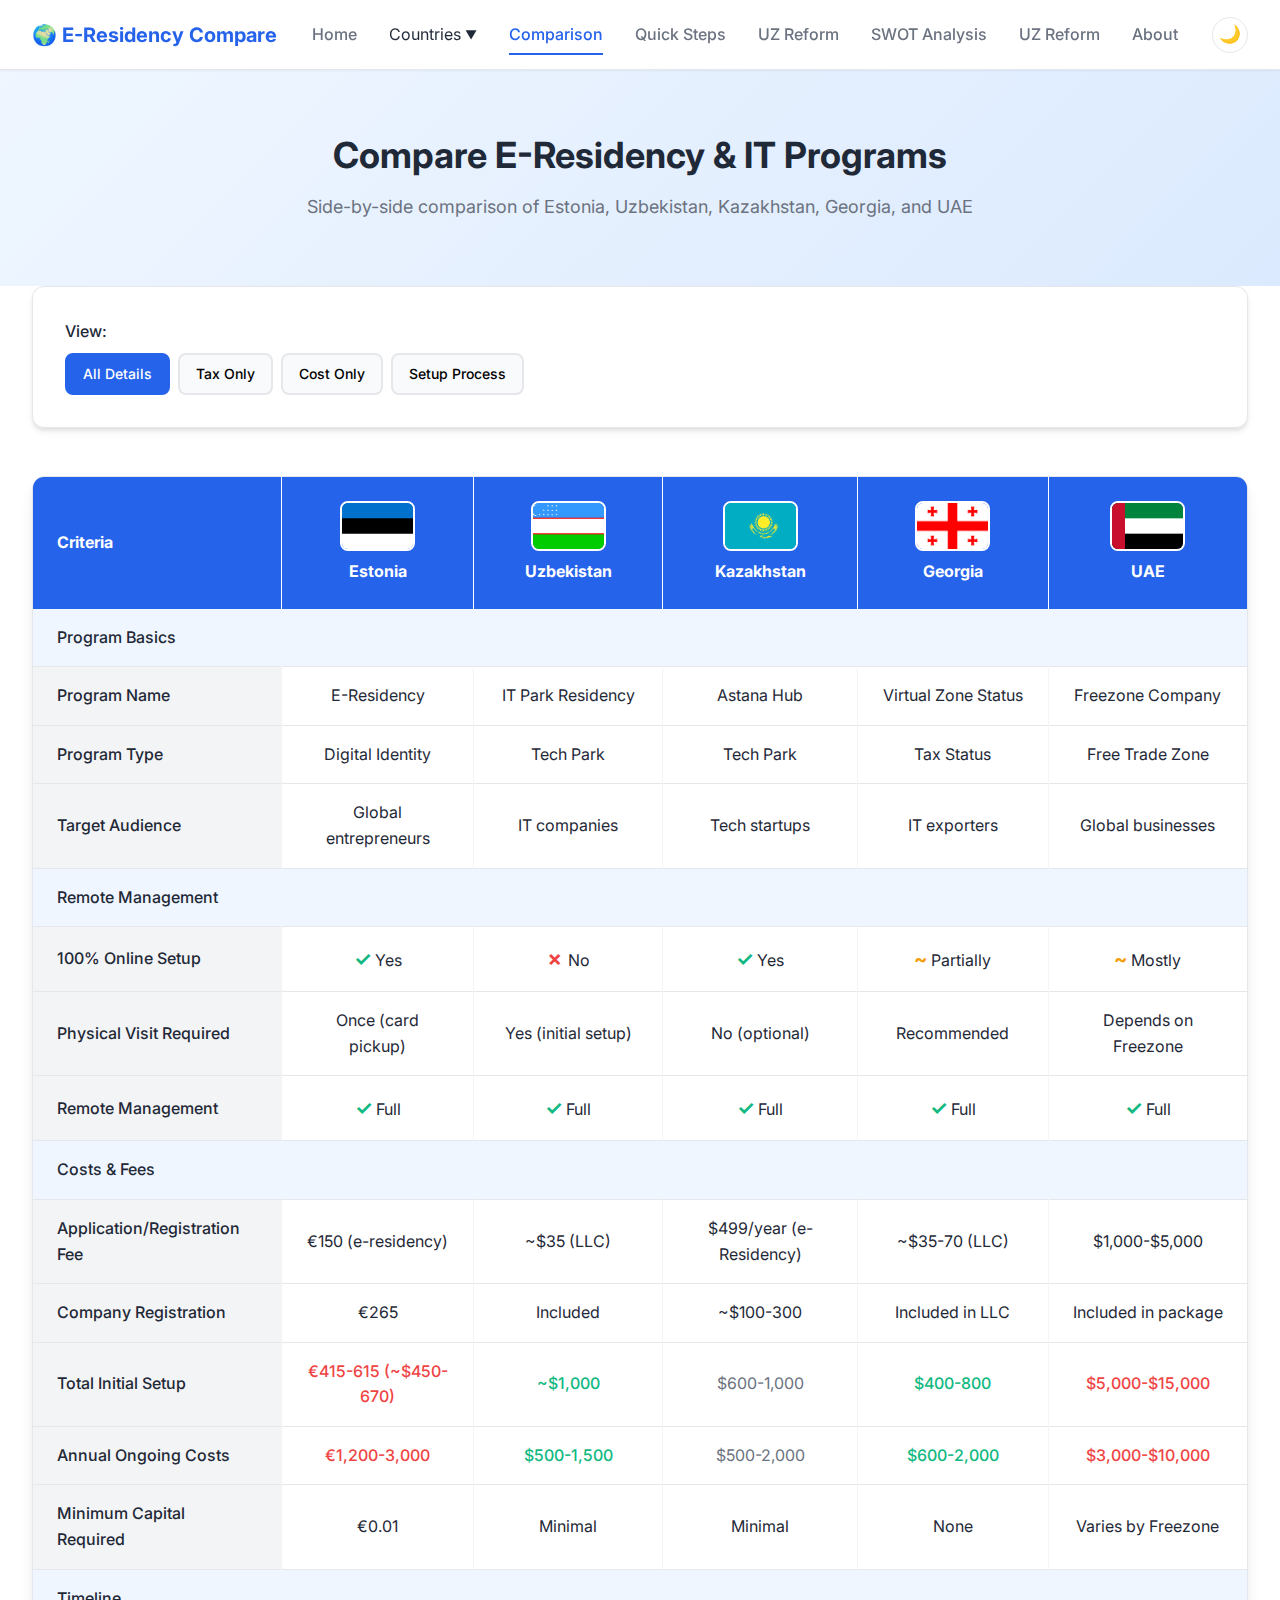
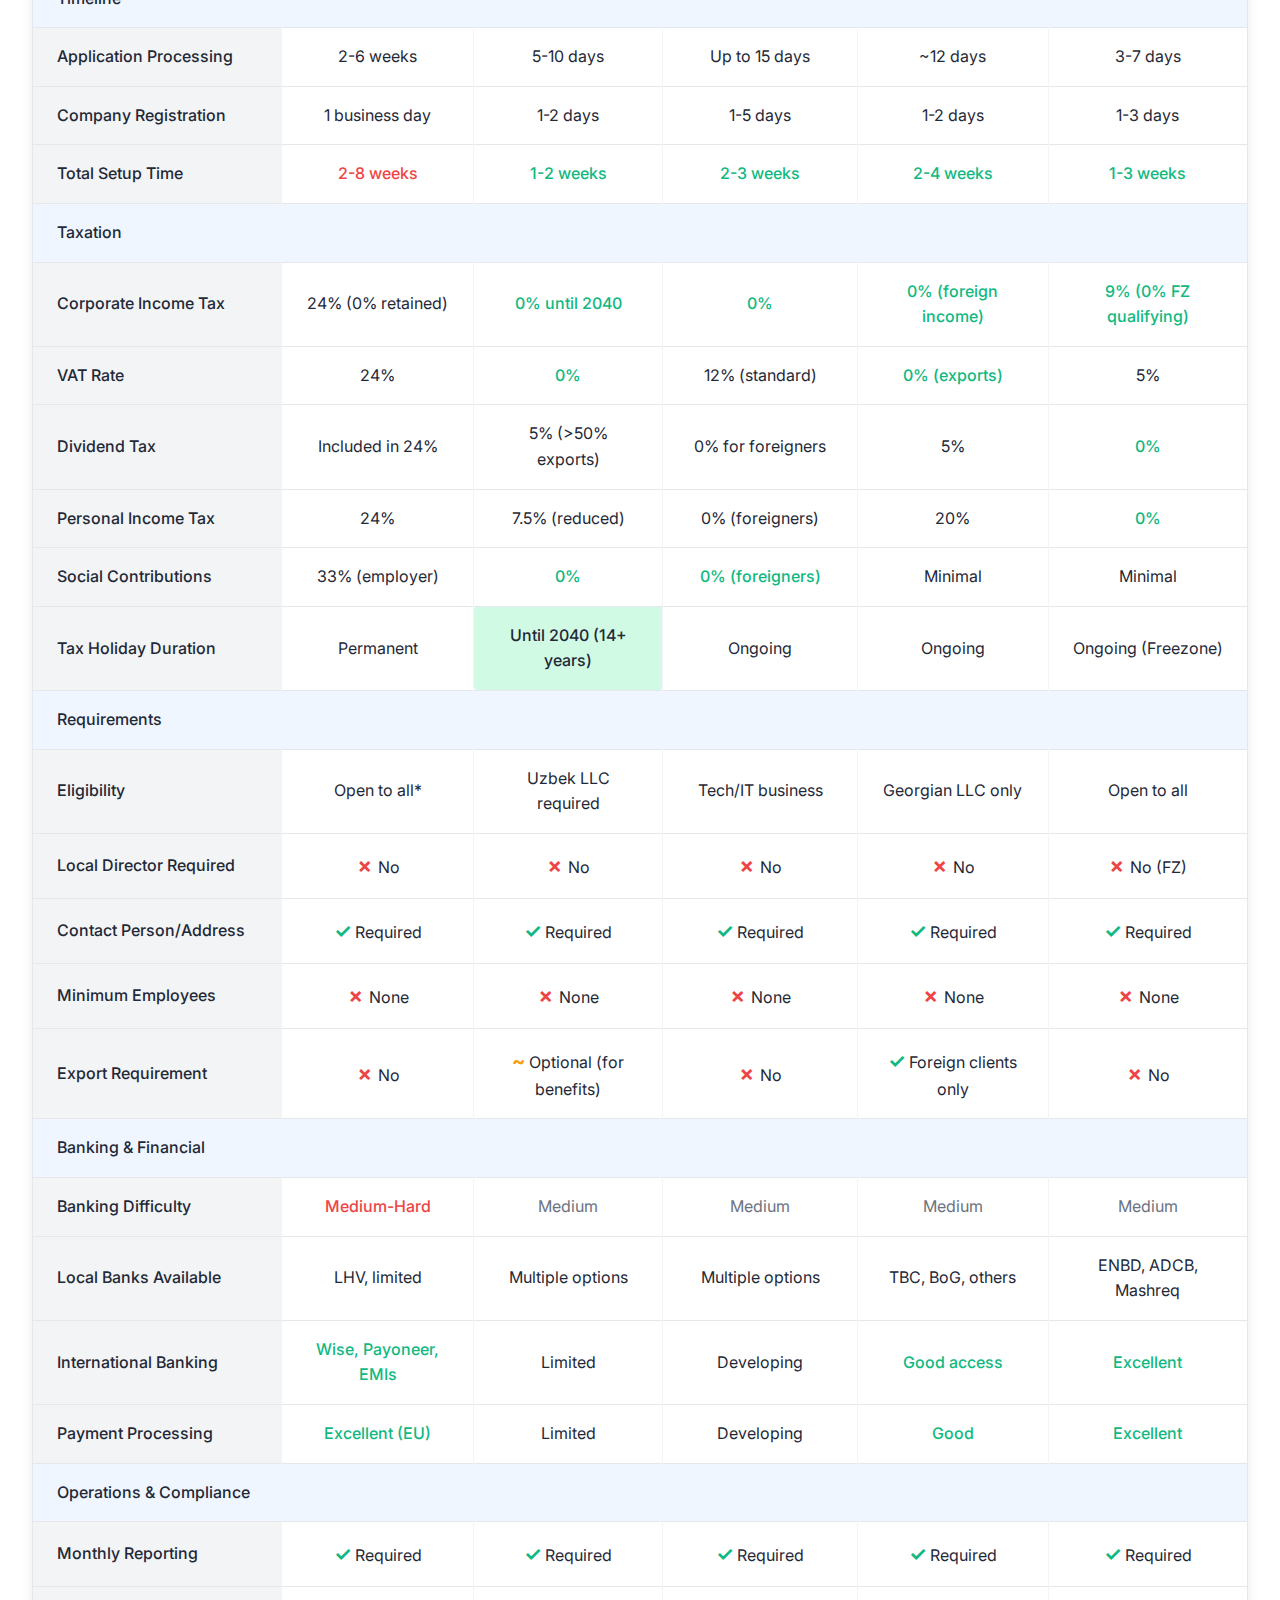
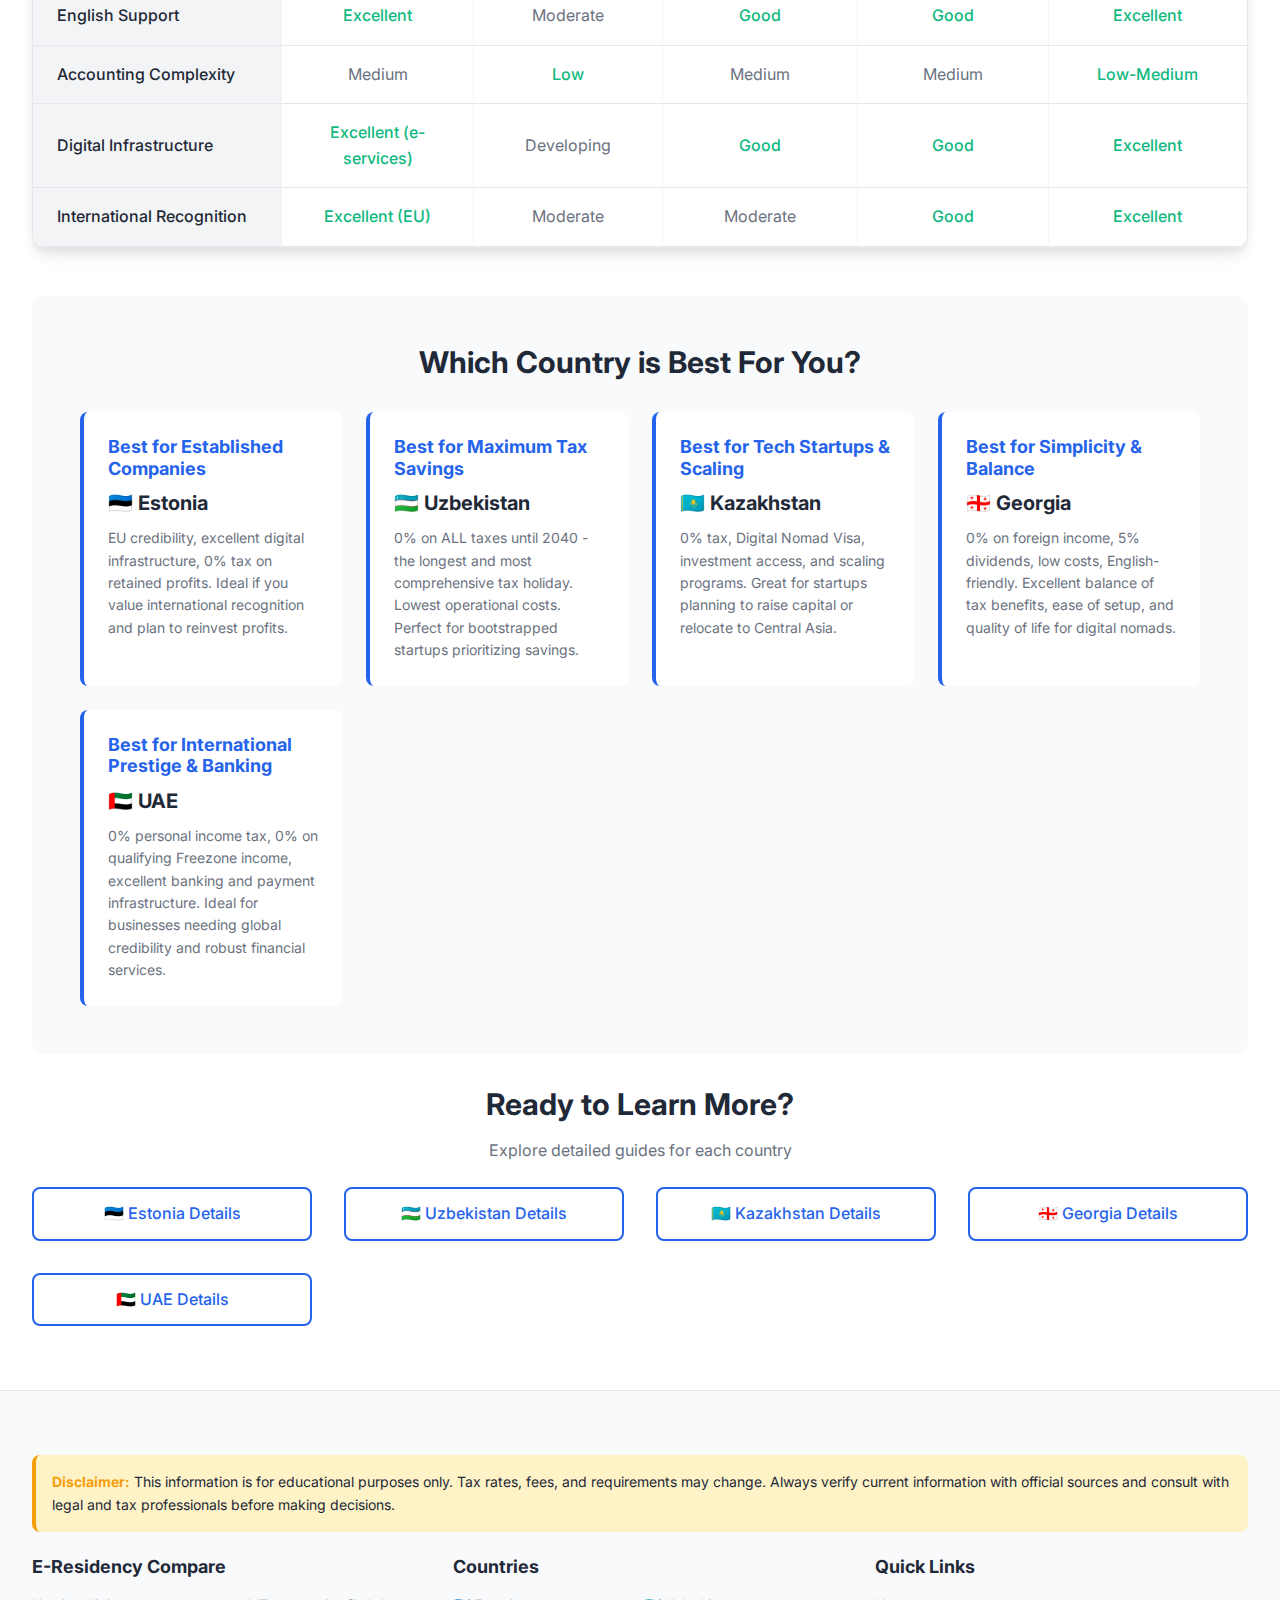
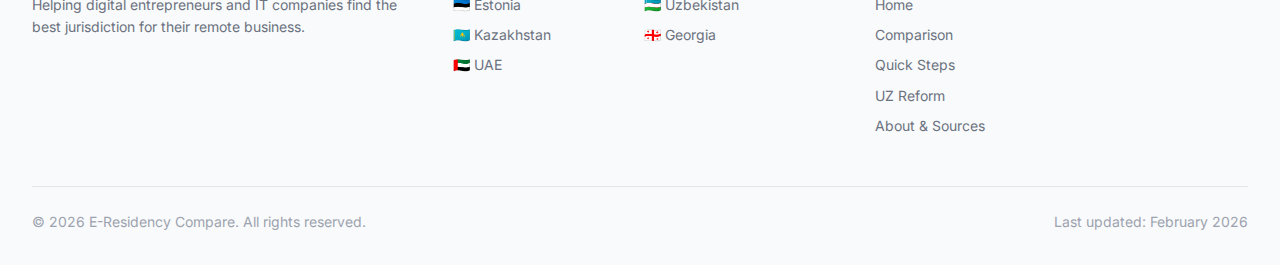
<file: comparison.html>
<!DOCTYPE html>
<html lang="en">
<head>
    <meta charset="UTF-8">
    <script>document.documentElement.setAttribute('data-theme',localStorage.getItem('theme-preference')||(matchMedia('(prefers-color-scheme:dark)').matches?'dark':'light'))</script>
    <meta name="viewport" content="width=device-width, initial-scale=1.0">
    <meta name="description" content="Compare e-residency programs and IT incentives across Estonia, Uzbekistan, Kazakhstan, and Georgia. Side-by-side comparison of taxes, costs, and requirements.">
    <title>E-Residency & IT Program Comparison | 4 Countries</title>

    <!-- CSS -->
    <link rel="stylesheet" href="css/reset.css">
    <link rel="stylesheet" href="css/variables.css">
    <link rel="stylesheet" href="css/main.css">
    <link rel="stylesheet" href="css/navigation.css">
    <link rel="stylesheet" href="css/footer.css">
    <link rel="stylesheet" href="css/comparison.css">
    <link rel="stylesheet" href="css/responsive.css">

    <!-- Google Fonts -->
    <link rel="preconnect" href="https://fonts.googleapis.com">
    <link rel="preconnect" href="https://fonts.gstatic.com" crossorigin>
    <link href="https://fonts.googleapis.com/css2?family=Inter:wght@400;500;600;700&display=swap" rel="stylesheet">
</head>
<body>
    <!-- Navigation -->
    <nav class="navbar">
        <div class="container">
            <a href="index.html" class="navbar-logo">
                🌍 E-Residency Compare
            </a>

            <div class="navbar-menu" id="navbarMenu">
                <a href="index.html">Home</a>

                <div class="dropdown">
                    <div class="dropdown-toggle">
                        Countries
                    </div>
                    <div class="dropdown-menu">
                        <a href="estonia.html">🇪🇪 Estonia</a>
                        <a href="uzbekistan.html">🇺🇿 Uzbekistan</a>
                        <a href="kazakhstan.html">🇰🇿 Kazakhstan</a>
                        <a href="georgia.html">🇬🇪 Georgia</a>
                        <a href="uae.html">🇦🇪 UAE</a>
                    </div>
                </div>

                <a href="comparison.html" class="active">Comparison</a>
                <a href="steps.html">Quick Steps</a>
                        <a href="uzbekistan-reform.html">UZ Reform</a>
                <a href="swot.html">SWOT Analysis</a>
                <a href="uzbekistan-reform.html">UZ Reform</a>
                <a href="about.html">About</a>
            </div>

            <button class="theme-toggle" aria-label="Toggle dark mode">🌙</button>

            <div class="menu-toggle" id="menuToggle">
                <span></span>
                <span></span>
                <span></span>
            </div>
        </div>
    </nav>

    <div class="navbar-spacer"></div>

    <!-- Comparison Header -->
    <header class="comparison-header">
        <div class="container">
            <h1>Compare E-Residency & IT Programs</h1>
            <p>Side-by-side comparison of Estonia, Uzbekistan, Kazakhstan, Georgia, and UAE</p>
        </div>
    </header>

    <!-- Main Content -->
    <div class="container">
        <!-- Filters -->
        <div class="comparison-filters">
            <div class="filter-group">
                <label>View:</label>
                <div class="filter-buttons">
                    <button class="filter-btn active" data-filter="all">All Details</button>
                    <button class="filter-btn" data-filter="tax">Tax Only</button>
                    <button class="filter-btn" data-filter="cost">Cost Only</button>
                    <button class="filter-btn" data-filter="setup">Setup Process</button>
                </div>
            </div>
        </div>

        <!-- Comparison Table -->
        <div class="comparison-container">
            <div class="comparison-table-wrapper">
                <table class="comparison-table-main">
                    <thead>
                        <tr>
                            <th>Criteria</th>
                            <th data-country="estonia">
                                <div class="country-header-cell">
                                    <div class="country-flag-small">
                                        <img src="assets/images/flags/Flag_of_Estonia.svg" alt="Estonia Flag" style="width: 100%; height: 100%; object-fit: cover;">
                                    </div>
                                    <span>Estonia</span>
                                </div>
                            </th>
                            <th data-country="uzbekistan">
                                <div class="country-header-cell">
                                    <div class="country-flag-small">
                                        <img src="assets/images/flags/uzb.jpg" alt="Uzbekistan Flag" style="width: 100%; height: 100%; object-fit: cover;">
                                    </div>
                                    <span>Uzbekistan</span>
                                </div>
                            </th>
                            <th data-country="kazakhstan">
                                <div class="country-header-cell">
                                    <div class="country-flag-small">
                                        <img src="assets/images/flags/Flag_of_Kazakhstan.svg.png" alt="Kazakhstan Flag" style="width: 100%; height: 100%; object-fit: cover;">
                                    </div>
                                    <span>Kazakhstan</span>
                                </div>
                            </th>
                            <th data-country="georgia">
                                <div class="country-header-cell">
                                    <div class="country-flag-small">
                                        <img src="assets/images/flags/georgia.webp" alt="Georgia Flag" style="width: 100%; height: 100%; object-fit: cover;">
                                    </div>
                                    <span>Georgia</span>
                                </div>
                            </th>
                            <th data-country="uae">
                                <div class="country-header-cell">
                                    <div class="country-flag-small">
                                        <img src="assets/images/flags/Flag_of_the_United_Arab_Emirates.svg" alt="UAE Flag" style="width: 100%; height: 100%; object-fit: cover;">
                                    </div>
                                    <span>UAE</span>
                                </div>
                            </th>
                        </tr>
                    </thead>
                    <tbody>
                        <!-- Program Basics Category -->
                        <tr class="category-header" data-category="basics">
                            <td colspan="6">Program Basics</td>
                        </tr>
                        <tr data-category="basics">
                            <td>Program Name</td>
                            <td>E-Residency</td>
                            <td>IT Park Residency</td>
                            <td>Astana Hub</td>
                            <td>Virtual Zone Status</td>
                            <td>Freezone Company</td>
                        </tr>
                        <tr data-category="basics">
                            <td>Program Type</td>
                            <td>Digital Identity</td>
                            <td>Tech Park</td>
                            <td>Tech Park</td>
                            <td>Tax Status</td>
                            <td>Free Trade Zone</td>
                        </tr>
                        <tr data-category="basics">
                            <td>Target Audience</td>
                            <td>Global entrepreneurs</td>
                            <td>IT companies</td>
                            <td>Tech startups</td>
                            <td>IT exporters</td>
                            <td>Global businesses</td>
                        </tr>

                        <!-- Remote Management Category -->
                        <tr class="category-header" data-category="remote">
                            <td colspan="6">Remote Management</td>
                        </tr>
                        <tr data-category="remote">
                            <td>100% Online Setup</td>
                            <td><span class="icon-check">✓</span> Yes</td>
                            <td><span class="icon-cross">✗</span> No</td>
                            <td><span class="icon-check">✓</span> Yes</td>
                            <td><span class="icon-partial">~</span> Partially</td>
                            <td><span class="icon-partial">~</span> Mostly</td>
                        </tr>
                        <tr data-category="remote">
                            <td>Physical Visit Required</td>
                            <td>Once (card pickup)</td>
                            <td>Yes (initial setup)</td>
                            <td>No (optional)</td>
                            <td>Recommended</td>
                            <td>Depends on Freezone</td>
                        </tr>
                        <tr data-category="remote">
                            <td>Remote Management</td>
                            <td><span class="icon-check">✓</span> Full</td>
                            <td><span class="icon-check">✓</span> Full</td>
                            <td><span class="icon-check">✓</span> Full</td>
                            <td><span class="icon-check">✓</span> Full</td>
                            <td><span class="icon-check">✓</span> Full</td>
                        </tr>

                        <!-- Costs Category -->
                        <tr class="category-header" data-category="costs">
                            <td colspan="6">Costs & Fees</td>
                        </tr>
                        <tr data-category="costs">
                            <td>Application/Registration Fee</td>
                            <td>€150 (e-residency)</td>
                            <td>~$35 (LLC)</td>
                            <td>$499/year (e-Residency)</td>
                            <td>~$35-70 (LLC)</td>
                            <td>$1,000-$5,000</td>
                        </tr>
                        <tr data-category="costs">
                            <td>Company Registration</td>
                            <td>€265</td>
                            <td>Included</td>
                            <td>~$100-300</td>
                            <td>Included in LLC</td>
                            <td>Included in package</td>
                        </tr>
                        <tr data-category="costs">
                            <td>Total Initial Setup</td>
                            <td class="value-bad">€415-615 (~$450-670)</td>
                            <td class="value-good">~$1,000</td>
                            <td class="value-neutral">$600-1,000</td>
                            <td class="value-good">$400-800</td>
                            <td class="value-bad">$5,000-$15,000</td>
                        </tr>
                        <tr data-category="costs">
                            <td>Annual Ongoing Costs</td>
                            <td class="value-bad">€1,200-3,000</td>
                            <td class="value-good">$500-1,500</td>
                            <td class="value-neutral">$500-2,000</td>
                            <td class="value-good">$600-2,000</td>
                            <td class="value-bad">$3,000-$10,000</td>
                        </tr>
                        <tr data-category="costs">
                            <td>Minimum Capital Required</td>
                            <td>€0.01</td>
                            <td>Minimal</td>
                            <td>Minimal</td>
                            <td>None</td>
                            <td>Varies by Freezone</td>
                        </tr>

                        <!-- Timeline Category -->
                        <tr class="category-header" data-category="timeline">
                            <td colspan="6">Timeline</td>
                        </tr>
                        <tr data-category="timeline">
                            <td>Application Processing</td>
                            <td>2-6 weeks</td>
                            <td>5-10 days</td>
                            <td>Up to 15 days</td>
                            <td>~12 days</td>
                            <td>3-7 days</td>
                        </tr>
                        <tr data-category="timeline">
                            <td>Company Registration</td>
                            <td>1 business day</td>
                            <td>1-2 days</td>
                            <td>1-5 days</td>
                            <td>1-2 days</td>
                            <td>1-3 days</td>
                        </tr>
                        <tr data-category="timeline">
                            <td>Total Setup Time</td>
                            <td class="value-bad">2-8 weeks</td>
                            <td class="value-good">1-2 weeks</td>
                            <td class="value-good">2-3 weeks</td>
                            <td class="value-good">2-4 weeks</td>
                            <td class="value-good">1-3 weeks</td>
                        </tr>

                        <!-- Taxation Category -->
                        <tr class="category-header" data-category="taxation">
                            <td colspan="6">Taxation</td>
                        </tr>
                        <tr data-category="taxation">
                            <td>Corporate Income Tax</td>
                            <td>24% (0% retained)</td>
                            <td class="value-good">0% until 2040</td>
                            <td class="value-good">0%</td>
                            <td class="value-good">0% (foreign income)</td>
                            <td class="value-good">9% (0% FZ qualifying)</td>
                        </tr>
                        <tr data-category="taxation">
                            <td>VAT Rate</td>
                            <td>24%</td>
                            <td class="value-good">0%</td>
                            <td>12% (standard)</td>
                            <td class="value-good">0% (exports)</td>
                            <td>5%</td>
                        </tr>
                        <tr data-category="taxation">
                            <td>Dividend Tax</td>
                            <td>Included in 24%</td>
                            <td>5% (>50% exports)</td>
                            <td>0% for foreigners</td>
                            <td>5%</td>
                            <td class="value-good">0%</td>
                        </tr>
                        <tr data-category="taxation">
                            <td>Personal Income Tax</td>
                            <td>24%</td>
                            <td>7.5% (reduced)</td>
                            <td>0% (foreigners)</td>
                            <td>20%</td>
                            <td class="value-good">0%</td>
                        </tr>
                        <tr data-category="taxation">
                            <td>Social Contributions</td>
                            <td>33% (employer)</td>
                            <td class="value-good">0%</td>
                            <td class="value-good">0% (foreigners)</td>
                            <td>Minimal</td>
                            <td>Minimal</td>
                        </tr>
                        <tr data-category="taxation">
                            <td>Tax Holiday Duration</td>
                            <td>Permanent</td>
                            <td class="value-highlight">Until 2040 (14+ years)</td>
                            <td>Ongoing</td>
                            <td>Ongoing</td>
                            <td>Ongoing (Freezone)</td>
                        </tr>

                        <!-- Requirements Category -->
                        <tr class="category-header" data-category="requirements">
                            <td colspan="6">Requirements</td>
                        </tr>
                        <tr data-category="requirements">
                            <td>Eligibility</td>
                            <td>Open to all*</td>
                            <td>Uzbek LLC required</td>
                            <td>Tech/IT business</td>
                            <td>Georgian LLC only</td>
                            <td>Open to all</td>
                        </tr>
                        <tr data-category="requirements">
                            <td>Local Director Required</td>
                            <td><span class="icon-cross">✗</span> No</td>
                            <td><span class="icon-cross">✗</span> No</td>
                            <td><span class="icon-cross">✗</span> No</td>
                            <td><span class="icon-cross">✗</span> No</td>
                            <td><span class="icon-cross">✗</span> No (FZ)</td>
                        </tr>
                        <tr data-category="requirements">
                            <td>Contact Person/Address</td>
                            <td><span class="icon-check">✓</span> Required</td>
                            <td><span class="icon-check">✓</span> Required</td>
                            <td><span class="icon-check">✓</span> Required</td>
                            <td><span class="icon-check">✓</span> Required</td>
                            <td><span class="icon-check">✓</span> Required</td>
                        </tr>
                        <tr data-category="requirements">
                            <td>Minimum Employees</td>
                            <td><span class="icon-cross">✗</span> None</td>
                            <td><span class="icon-cross">✗</span> None</td>
                            <td><span class="icon-cross">✗</span> None</td>
                            <td><span class="icon-cross">✗</span> None</td>
                            <td><span class="icon-cross">✗</span> None</td>
                        </tr>
                        <tr data-category="requirements">
                            <td>Export Requirement</td>
                            <td><span class="icon-cross">✗</span> No</td>
                            <td><span class="icon-partial">~</span> Optional (for benefits)</td>
                            <td><span class="icon-cross">✗</span> No</td>
                            <td><span class="icon-check">✓</span> Foreign clients only</td>
                            <td><span class="icon-cross">✗</span> No</td>
                        </tr>

                        <!-- Banking Category -->
                        <tr class="category-header" data-category="banking">
                            <td colspan="6">Banking & Financial</td>
                        </tr>
                        <tr data-category="banking">
                            <td>Banking Difficulty</td>
                            <td class="value-bad">Medium-Hard</td>
                            <td class="value-neutral">Medium</td>
                            <td class="value-neutral">Medium</td>
                            <td class="value-neutral">Medium</td>
                            <td class="value-neutral">Medium</td>
                        </tr>
                        <tr data-category="banking">
                            <td>Local Banks Available</td>
                            <td>LHV, limited</td>
                            <td>Multiple options</td>
                            <td>Multiple options</td>
                            <td>TBC, BoG, others</td>
                            <td>ENBD, ADCB, Mashreq</td>
                        </tr>
                        <tr data-category="banking">
                            <td>International Banking</td>
                            <td class="value-good">Wise, Payoneer, EMIs</td>
                            <td>Limited</td>
                            <td>Developing</td>
                            <td class="value-good">Good access</td>
                            <td class="value-good">Excellent</td>
                        </tr>
                        <tr data-category="banking">
                            <td>Payment Processing</td>
                            <td class="value-good">Excellent (EU)</td>
                            <td>Limited</td>
                            <td>Developing</td>
                            <td class="value-good">Good</td>
                            <td class="value-good">Excellent</td>
                        </tr>

                        <!-- Operations Category -->
                        <tr class="category-header" data-category="operations">
                            <td colspan="6">Operations & Compliance</td>
                        </tr>
                        <tr data-category="operations">
                            <td>Monthly Reporting</td>
                            <td><span class="icon-check">✓</span> Required</td>
                            <td><span class="icon-check">✓</span> Required</td>
                            <td><span class="icon-check">✓</span> Required</td>
                            <td><span class="icon-check">✓</span> Required</td>
                            <td><span class="icon-check">✓</span> Required</td>
                        </tr>
                        <tr data-category="operations">
                            <td>English Support</td>
                            <td class="value-good">Excellent</td>
                            <td class="value-neutral">Moderate</td>
                            <td class="value-good">Good</td>
                            <td class="value-good">Good</td>
                            <td class="value-good">Excellent</td>
                        </tr>
                        <tr data-category="operations">
                            <td>Accounting Complexity</td>
                            <td class="value-neutral">Medium</td>
                            <td class="value-good">Low</td>
                            <td class="value-neutral">Medium</td>
                            <td class="value-neutral">Medium</td>
                            <td class="value-good">Low-Medium</td>
                        </tr>
                        <tr data-category="operations">
                            <td>Digital Infrastructure</td>
                            <td class="value-good">Excellent (e-services)</td>
                            <td class="value-neutral">Developing</td>
                            <td class="value-good">Good</td>
                            <td class="value-good">Good</td>
                            <td class="value-good">Excellent</td>
                        </tr>
                        <tr data-category="operations">
                            <td>International Recognition</td>
                            <td class="value-good">Excellent (EU)</td>
                            <td class="value-neutral">Moderate</td>
                            <td class="value-neutral">Moderate</td>
                            <td class="value-good">Good</td>
                            <td class="value-good">Excellent</td>
                        </tr>
                    </tbody>
                </table>
            </div>
        </div>

        <!-- Summary Recommendations -->
        <div class="comparison-summary">
            <h2>Which Country is Best For You?</h2>

            <div class="summary-grid">
                <div class="summary-card">
                    <h3>Best for Established Companies</h3>
                    <p class="country-name">🇪🇪 Estonia</p>
                    <p>EU credibility, excellent digital infrastructure, 0% tax on retained profits. Ideal if you value international recognition and plan to reinvest profits.</p>
                </div>

                <div class="summary-card">
                    <h3>Best for Maximum Tax Savings</h3>
                    <p class="country-name">🇺🇿 Uzbekistan</p>
                    <p>0% on ALL taxes until 2040 - the longest and most comprehensive tax holiday. Lowest operational costs. Perfect for bootstrapped startups prioritizing savings.</p>
                </div>

                <div class="summary-card">
                    <h3>Best for Tech Startups & Scaling</h3>
                    <p class="country-name">🇰🇿 Kazakhstan</p>
                    <p>0% tax, Digital Nomad Visa, investment access, and scaling programs. Great for startups planning to raise capital or relocate to Central Asia.</p>
                </div>

                <div class="summary-card">
                    <h3>Best for Simplicity & Balance</h3>
                    <p class="country-name">🇬🇪 Georgia</p>
                    <p>0% on foreign income, 5% dividends, low costs, English-friendly. Excellent balance of tax benefits, ease of setup, and quality of life for digital nomads.</p>
                </div>

                <div class="summary-card">
                    <h3>Best for International Prestige & Banking</h3>
                    <p class="country-name">🇦🇪 UAE</p>
                    <p>0% personal income tax, 0% on qualifying Freezone income, excellent banking and payment infrastructure. Ideal for businesses needing global credibility and robust financial services.</p>
                </div>
            </div>
        </div>

        <!-- Action CTA -->
        <div class="text-center mt-xl mb-xl">
            <h2>Ready to Learn More?</h2>
            <p class="text-secondary mb-lg">Explore detailed guides for each country</p>
            <div class="grid grid-4">
                <a href="estonia.html" class="btn btn-secondary">🇪🇪 Estonia Details</a>
                <a href="uzbekistan.html" class="btn btn-secondary">🇺🇿 Uzbekistan Details</a>
                <a href="kazakhstan.html" class="btn btn-secondary">🇰🇿 Kazakhstan Details</a>
                <a href="georgia.html" class="btn btn-secondary">🇬🇪 Georgia Details</a>
                <a href="uae.html" class="btn btn-secondary">🇦🇪 UAE Details</a>
            </div>
        </div>
    </div>

    <!-- Footer -->
    <footer class="footer">
        <div class="container">
            <div class="footer-disclaimer">
                <p><strong>Disclaimer:</strong> This information is for educational purposes only. Tax rates, fees, and requirements may change. Always verify current information with official sources and consult with legal and tax professionals before making decisions.</p>
            </div>

            <div class="footer-content">
                <div class="footer-section">
                    <h3>E-Residency Compare</h3>
                    <p>Helping digital entrepreneurs and IT companies find the best jurisdiction for their remote business.</p>
                </div>

                <div class="footer-section">
                    <h3>Countries</h3>
                    <div class="footer-links footer-countries">
                        <a href="estonia.html">🇪🇪 Estonia</a>
                        <a href="uzbekistan.html">🇺🇿 Uzbekistan</a>
                        <a href="kazakhstan.html">🇰🇿 Kazakhstan</a>
                        <a href="georgia.html">🇬🇪 Georgia</a>
                        <a href="uae.html">🇦🇪 UAE</a>
                    </div>
                </div>

                <div class="footer-section">
                    <h3>Quick Links</h3>
                    <div class="footer-links">
                        <a href="index.html">Home</a>
                        <a href="comparison.html">Comparison</a>
                        <a href="steps.html">Quick Steps</a>
                        <a href="uzbekistan-reform.html">UZ Reform</a>
                        <a href="about.html">About & Sources</a>
                    </div>
                </div>
            </div>

            <div class="footer-bottom">
                <p>&copy; 2026 E-Residency Compare. All rights reserved.</p>
                <p class="footer-updated">Last updated: February 2026</p>
            </div>
        </div>
    </footer>

    <!-- JavaScript -->
    <script src="js/navigation.js"></script>
    <script src="js/comparison.js"></script>
    <script src="js/smooth-scroll.js"></script>
    <script src="js/theme-toggle.js"></script>
</body>
</html>
</file>
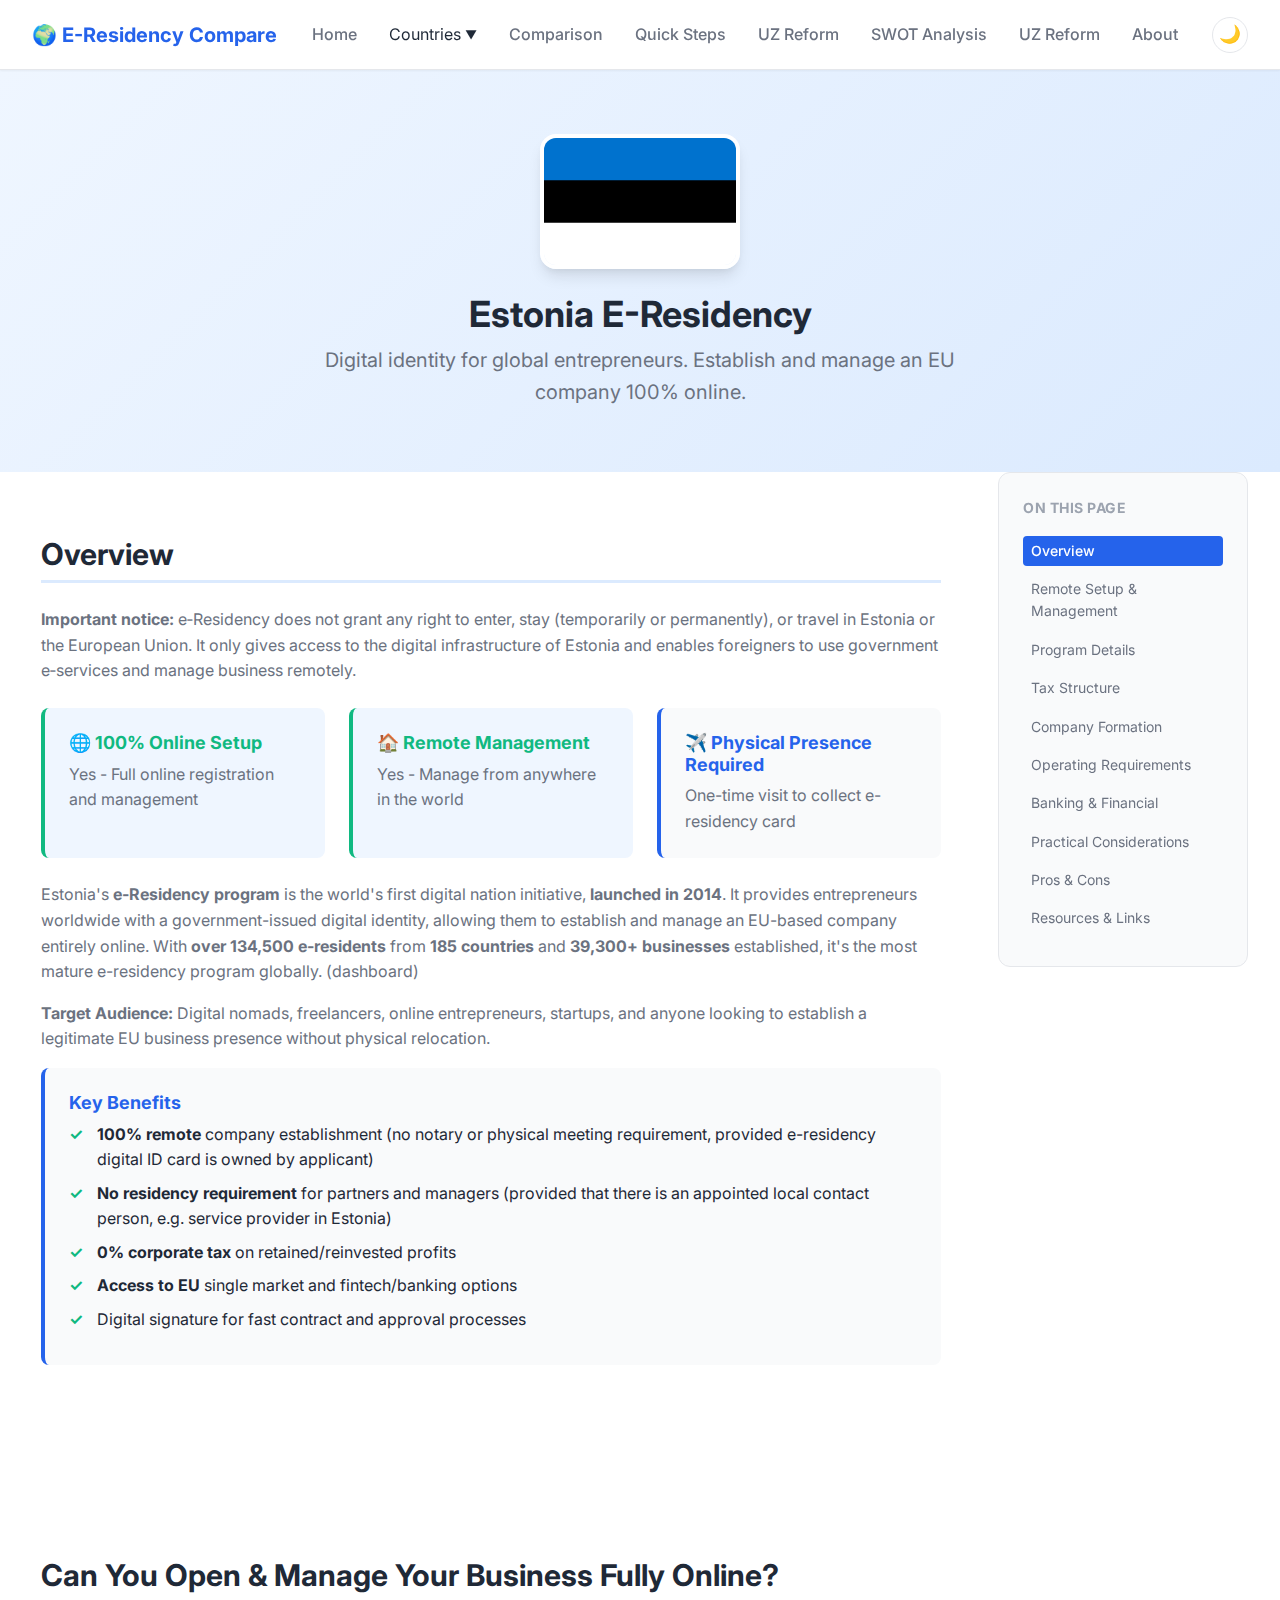
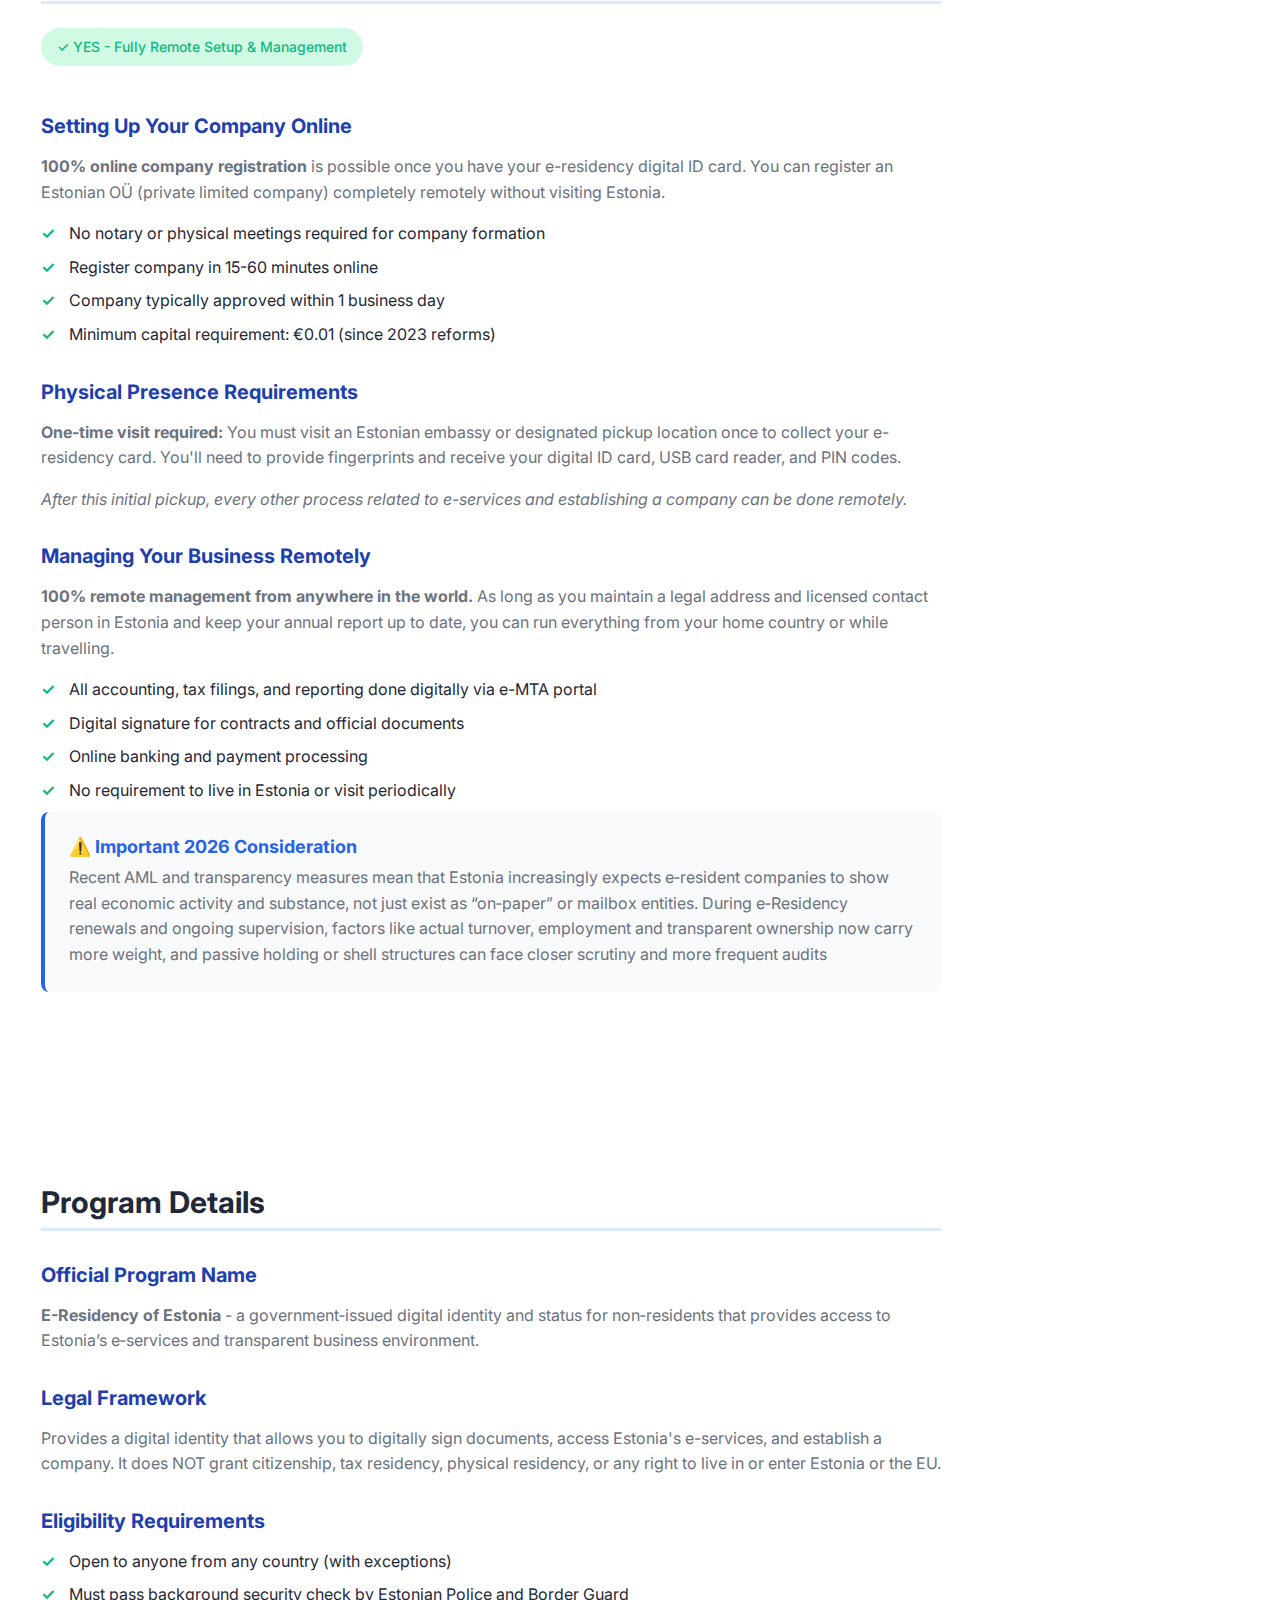
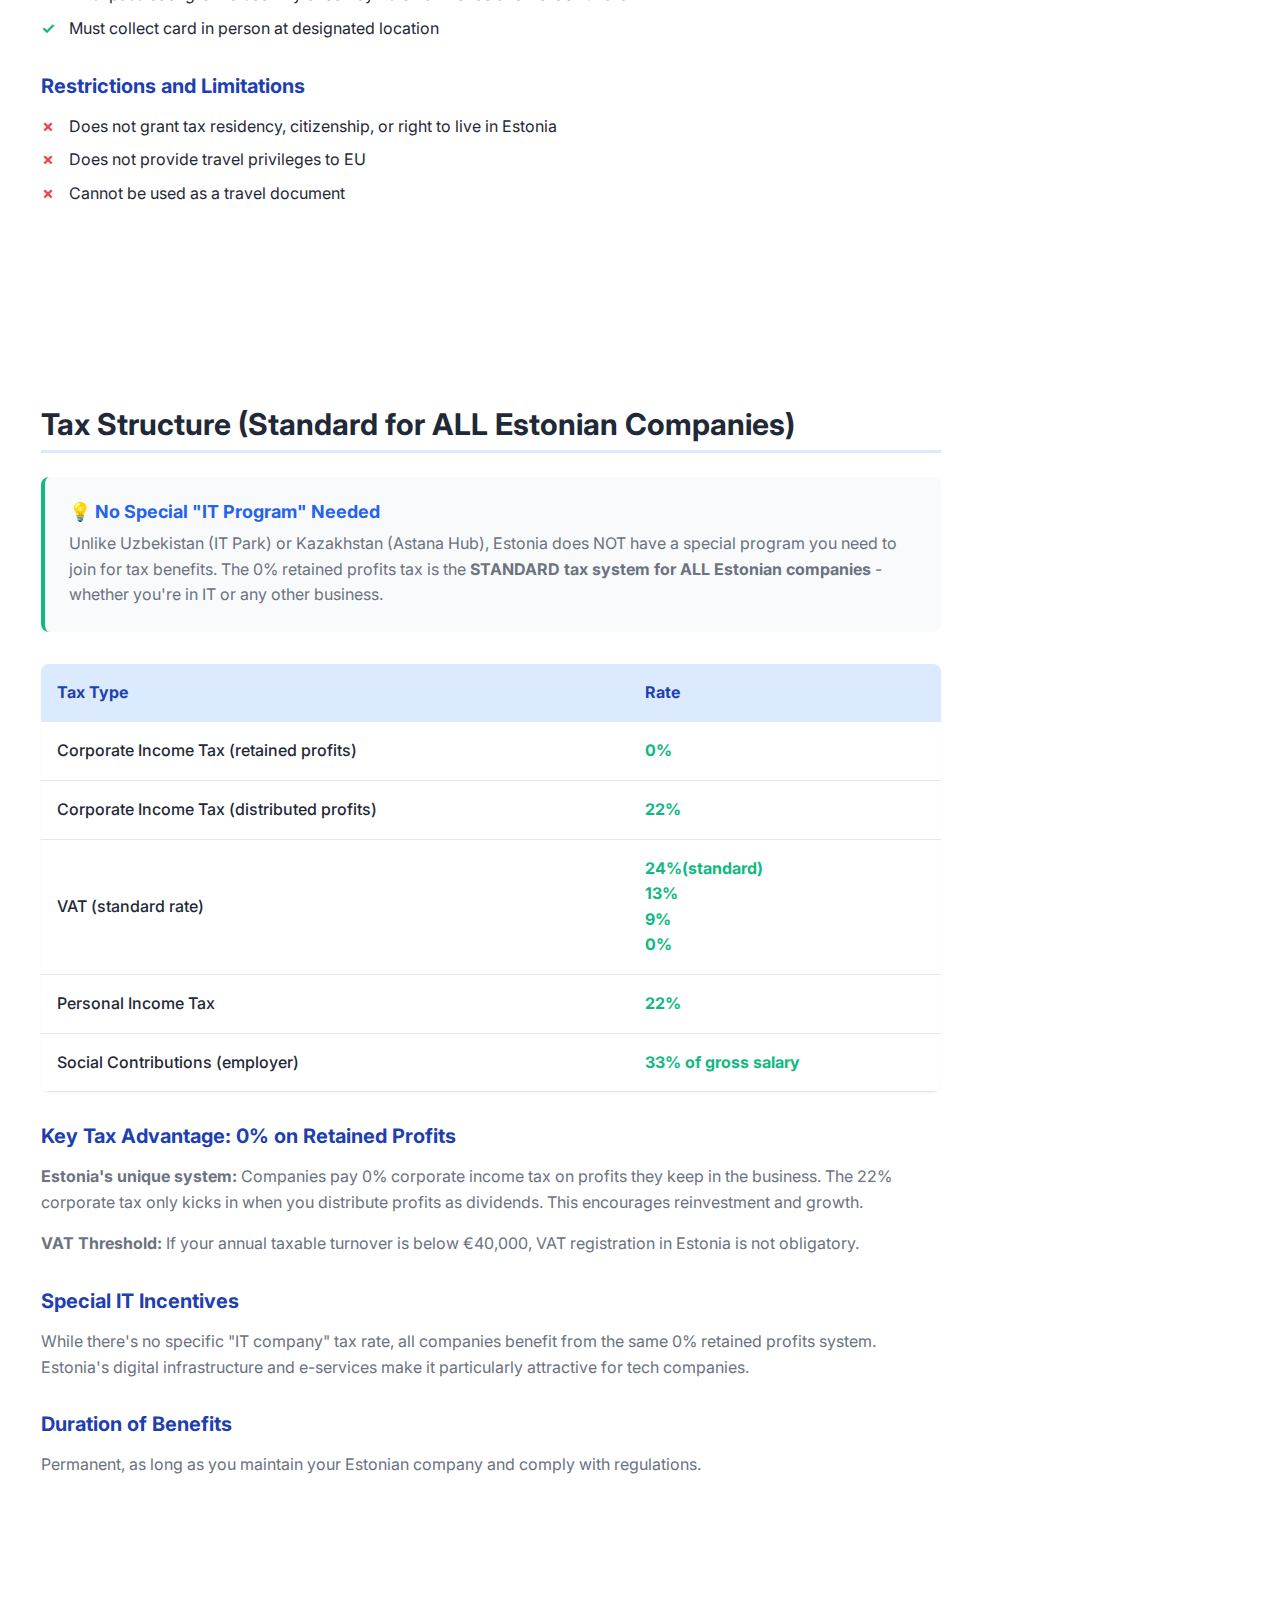
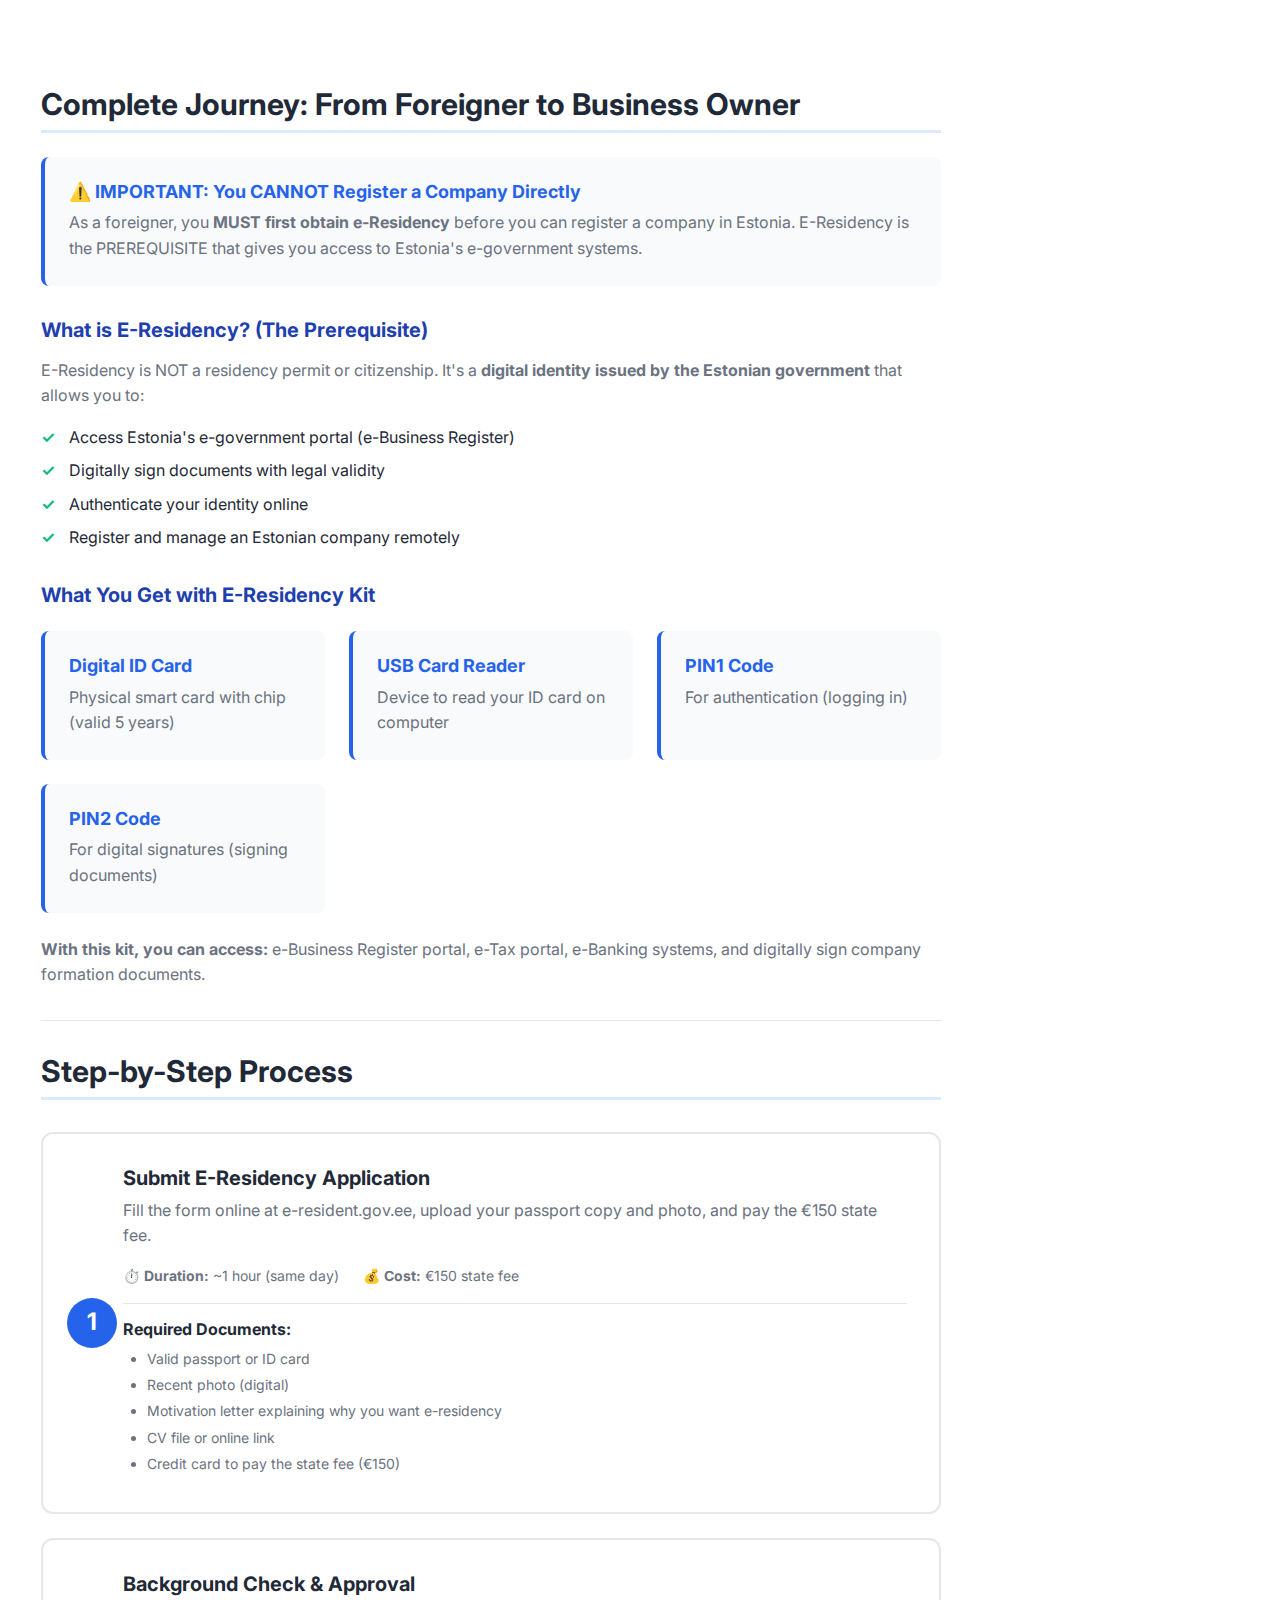
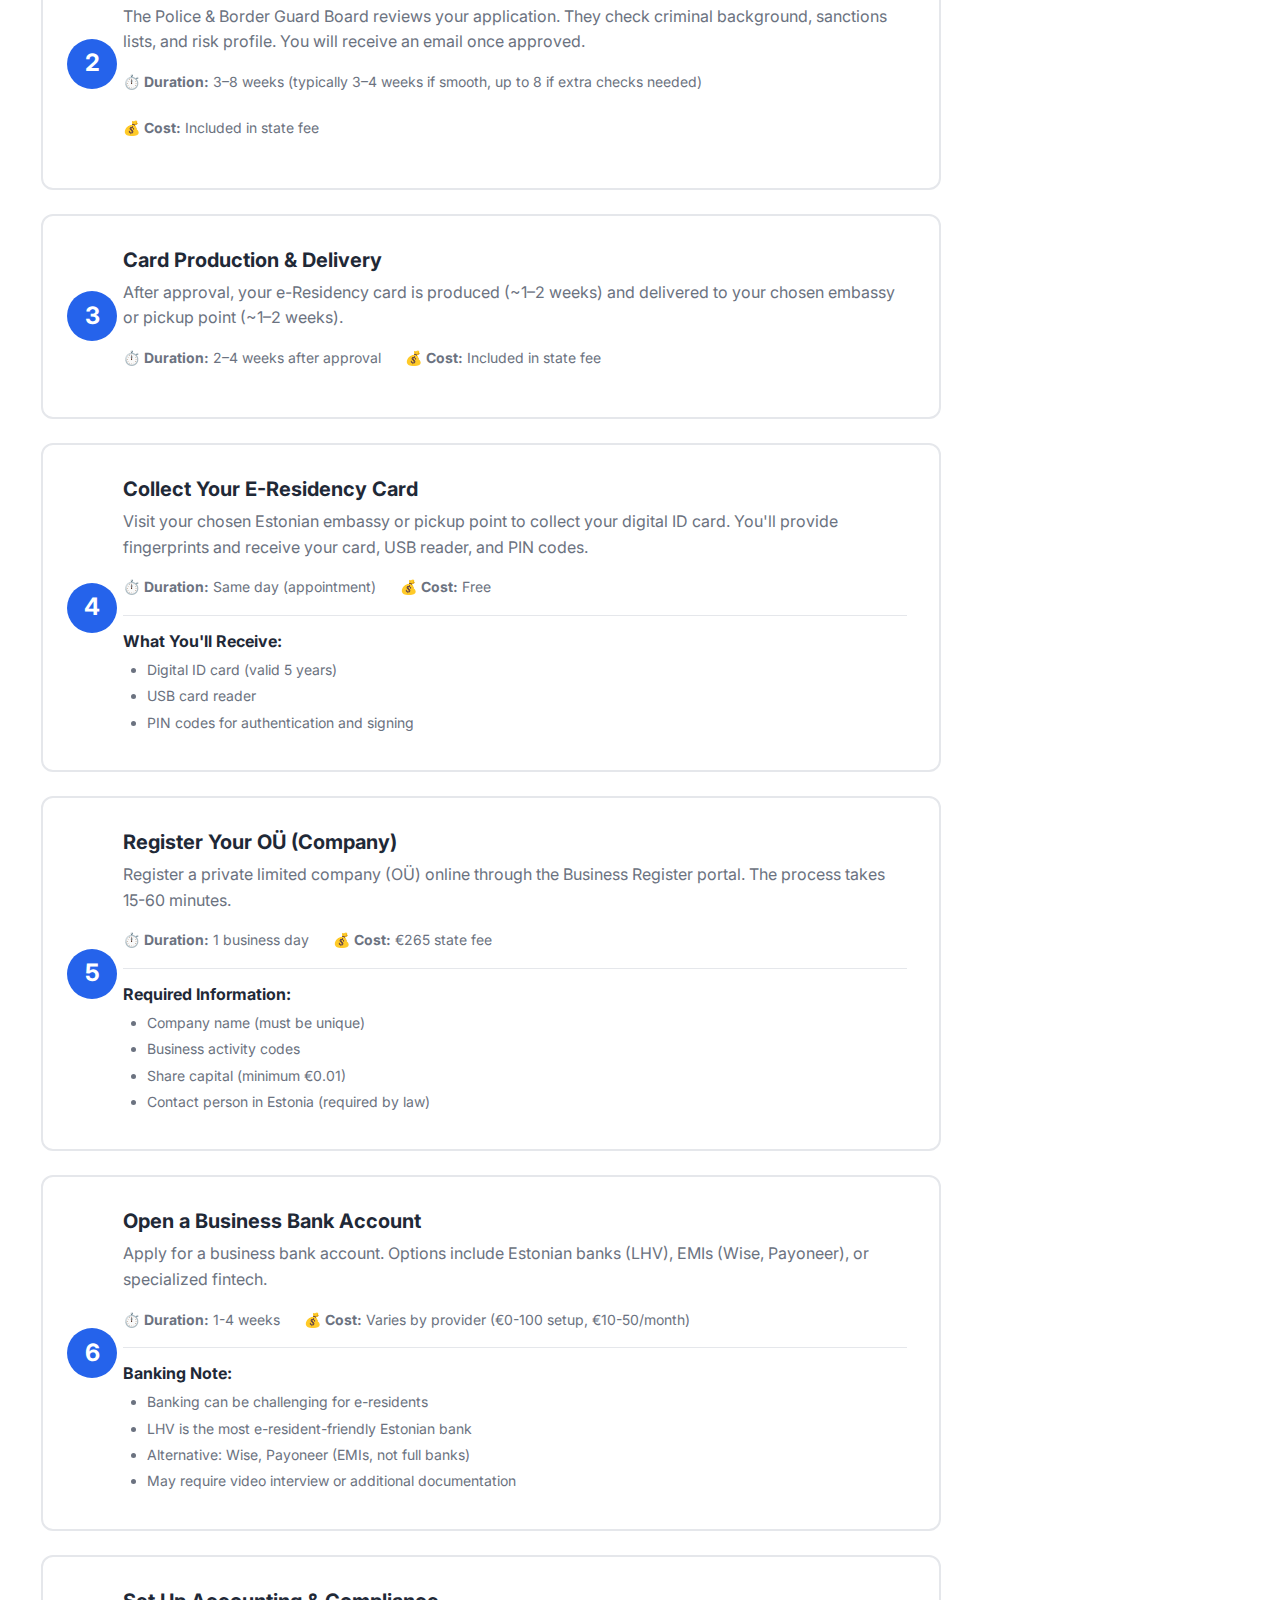
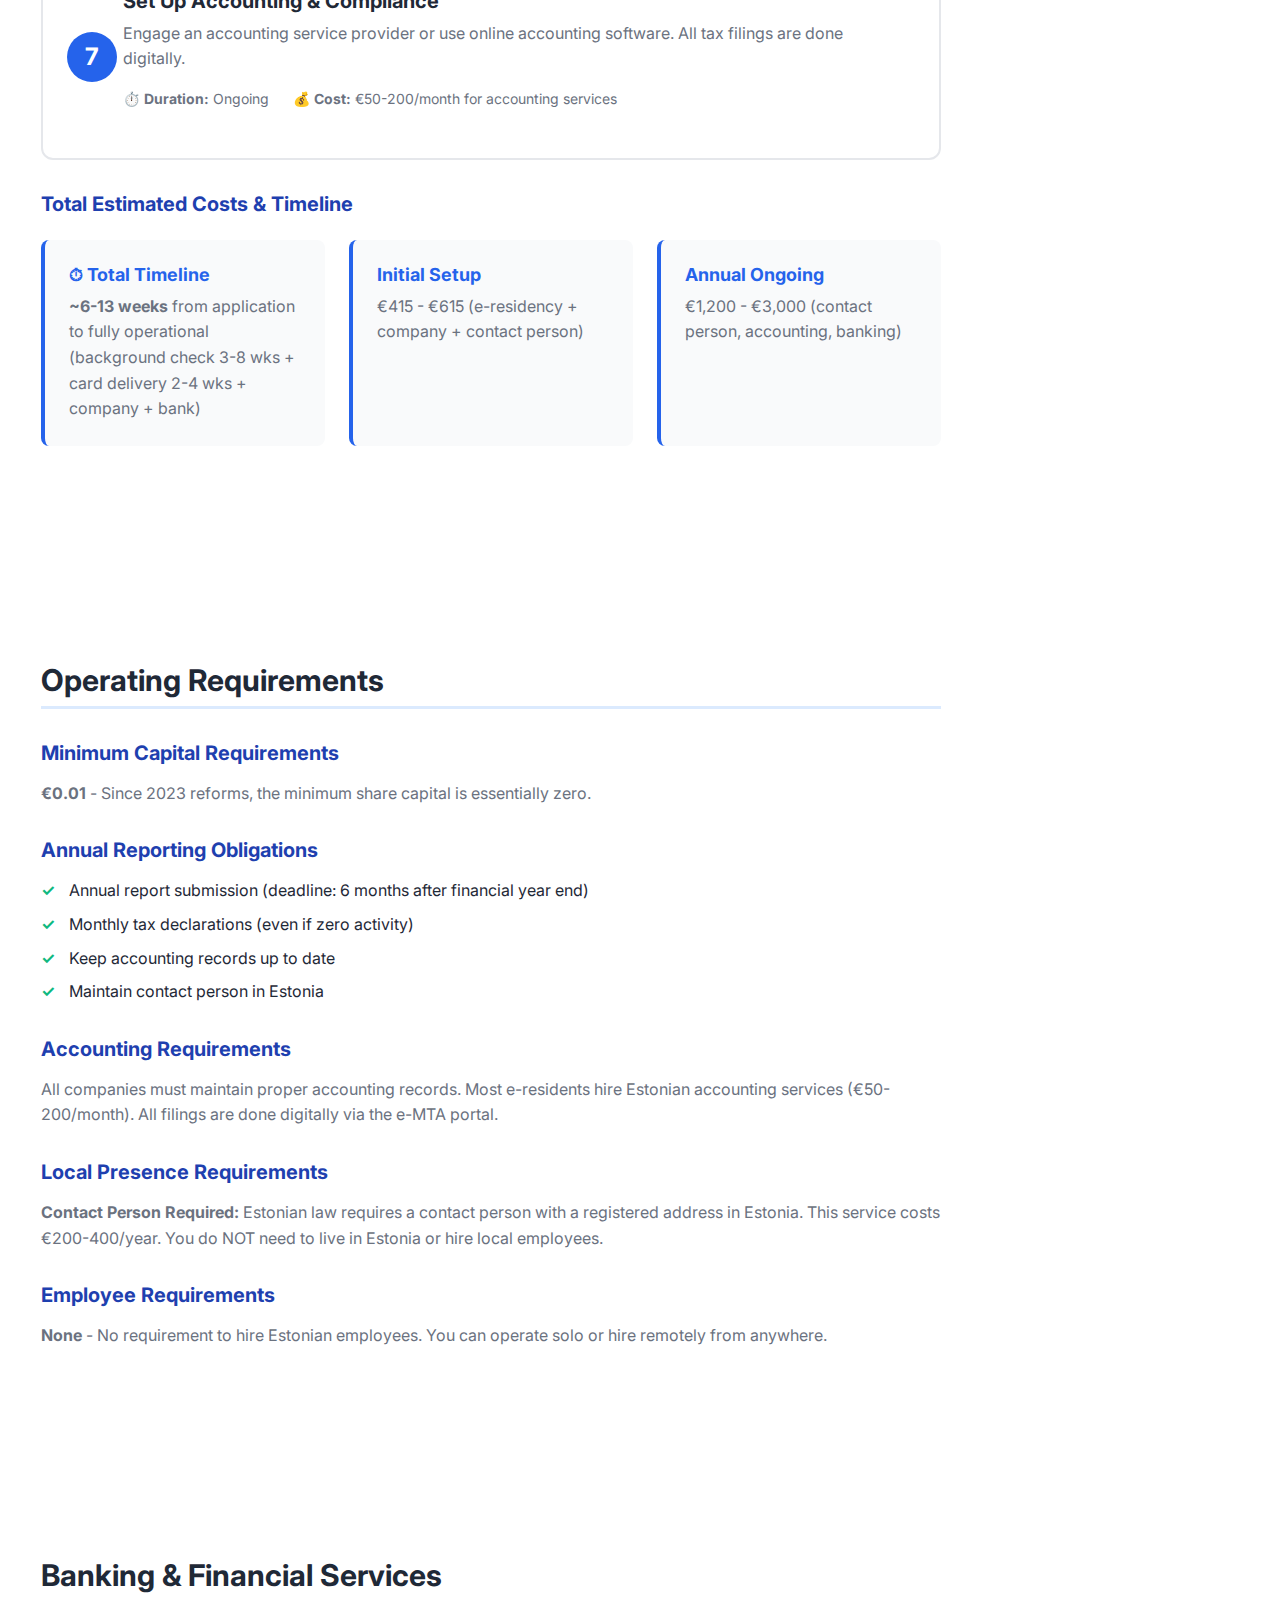
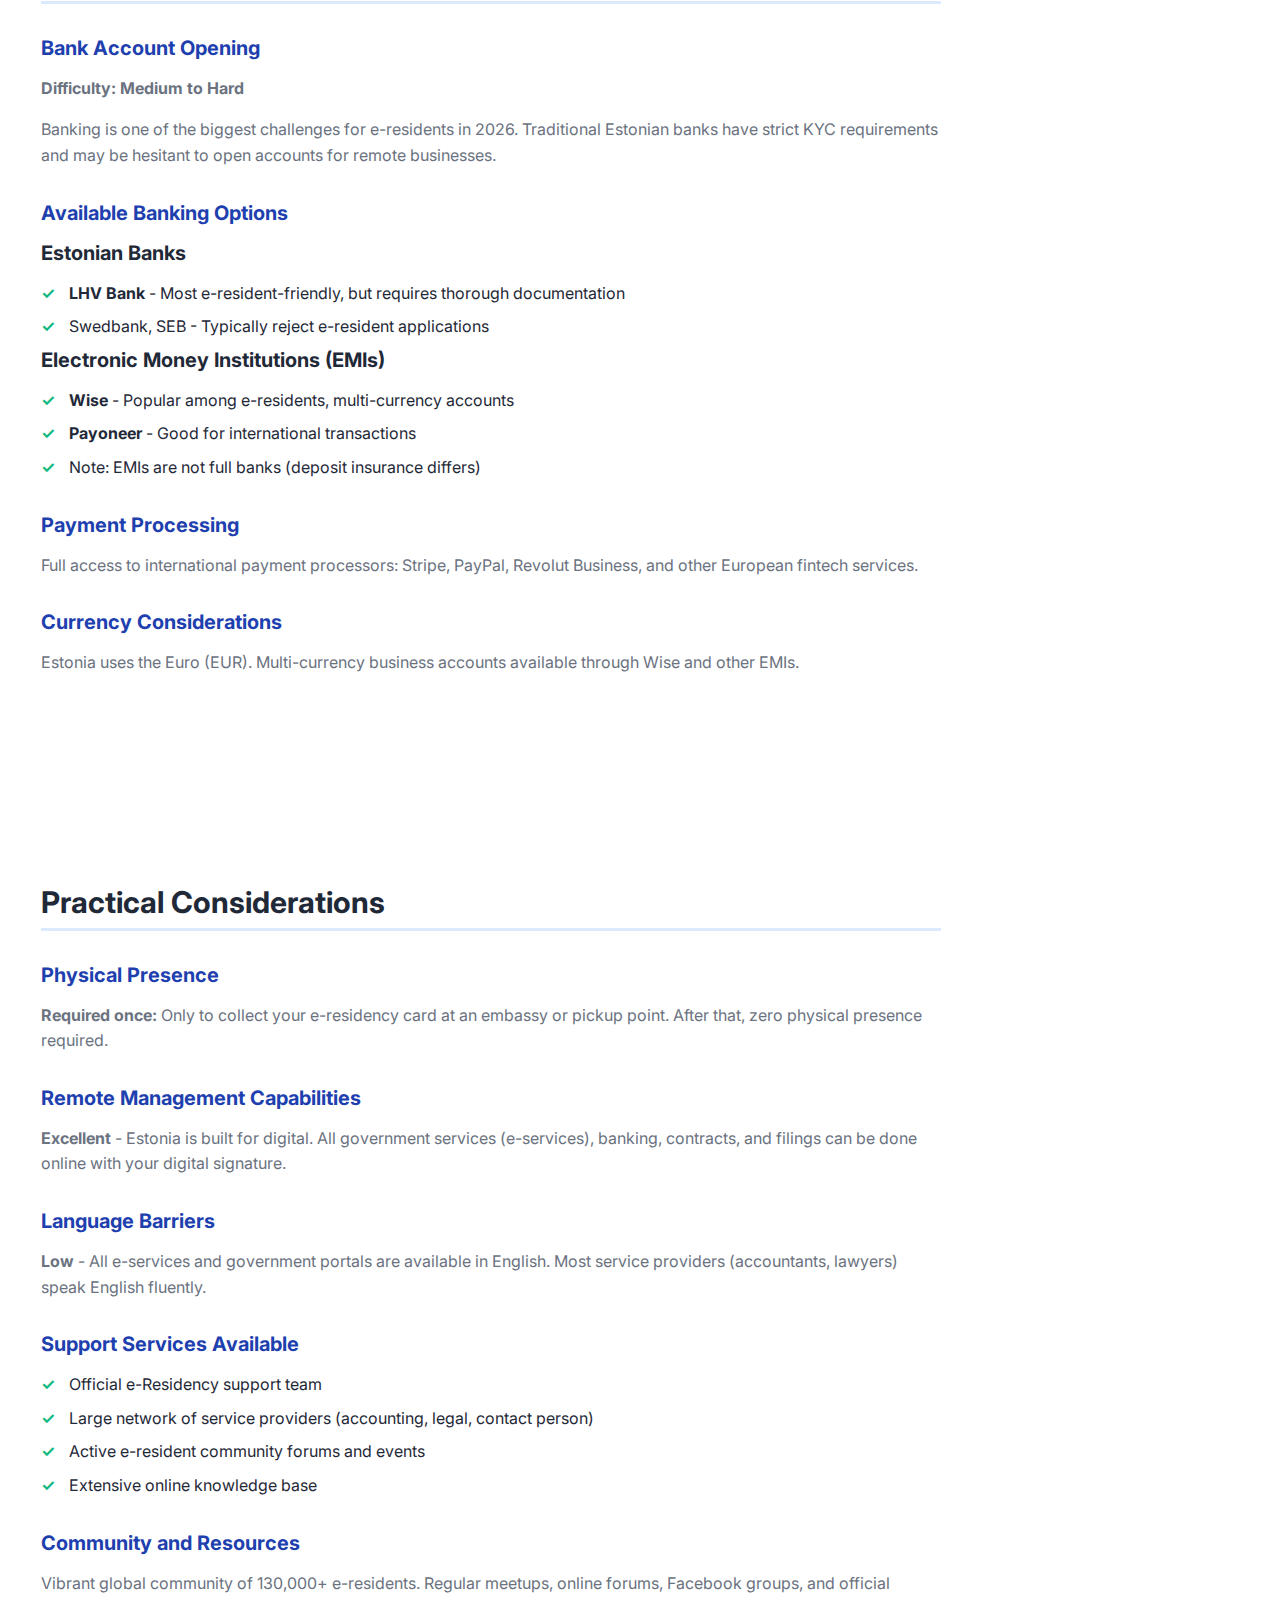
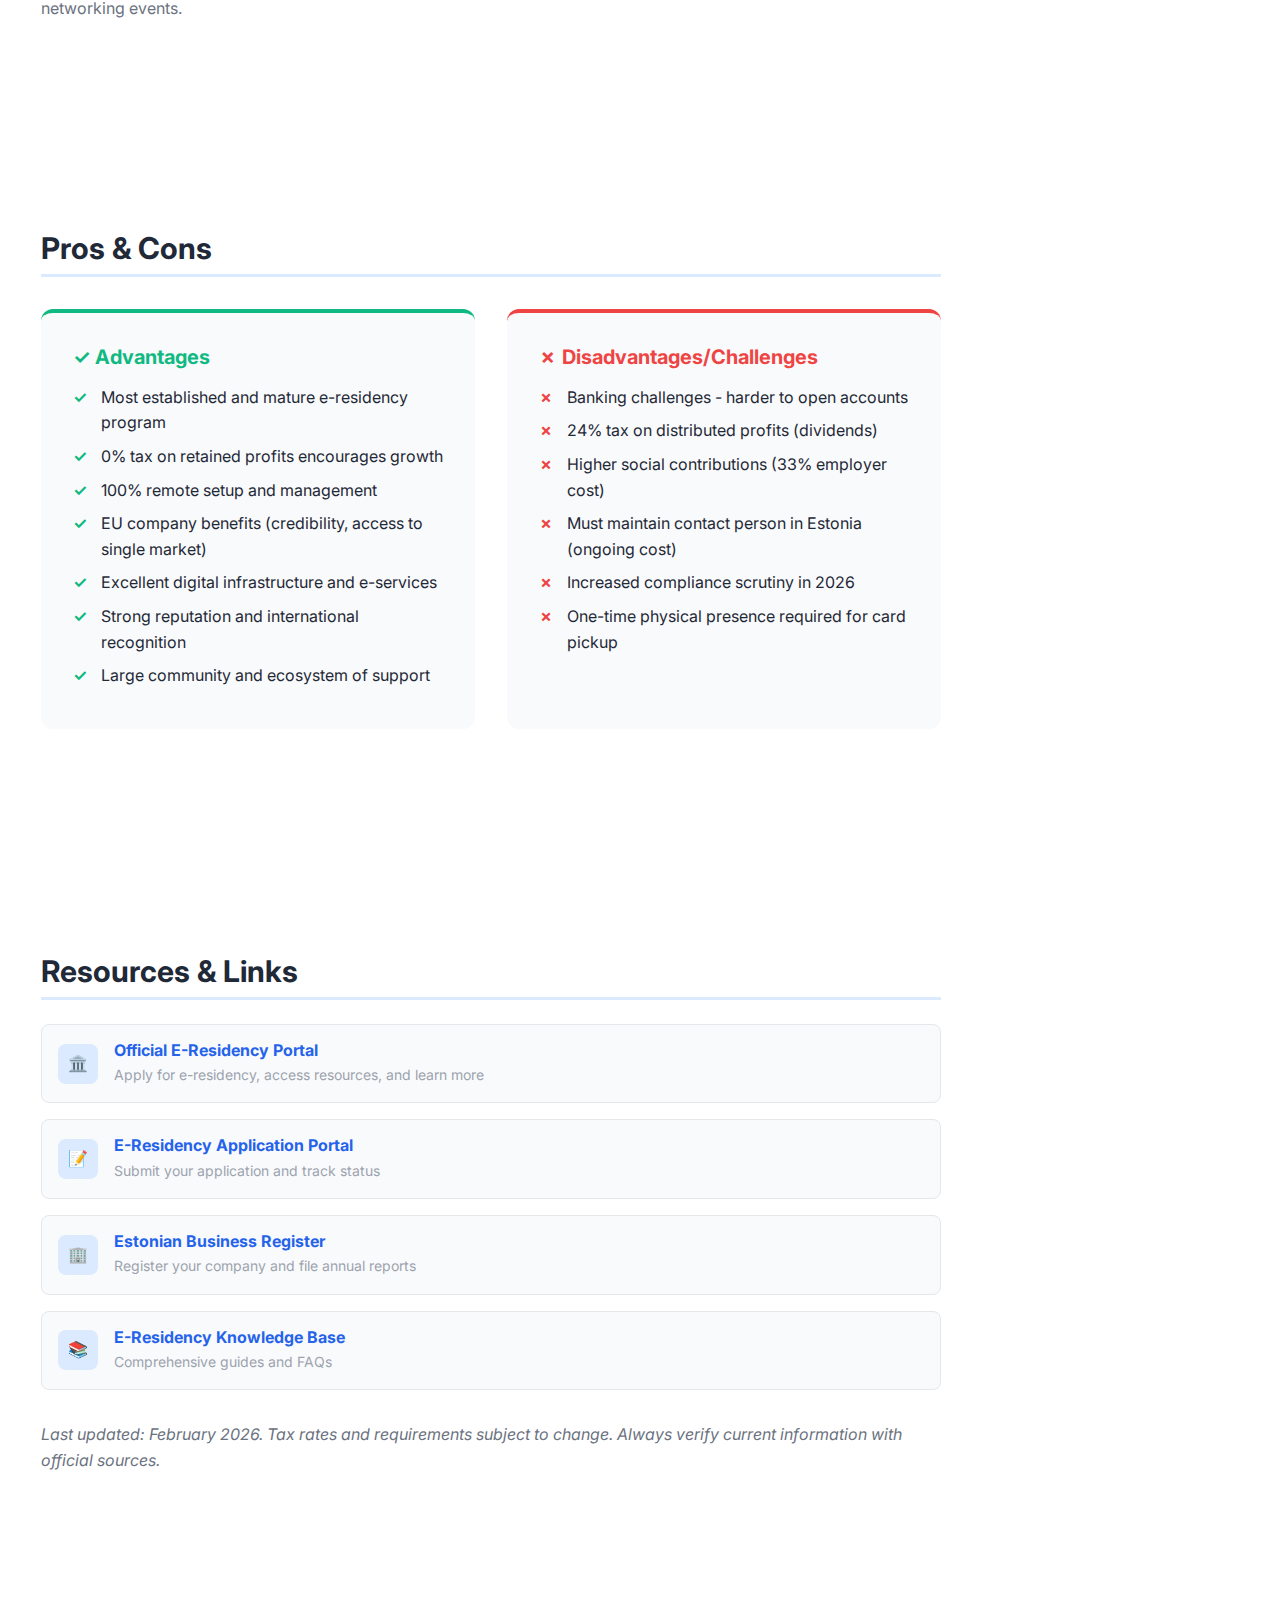
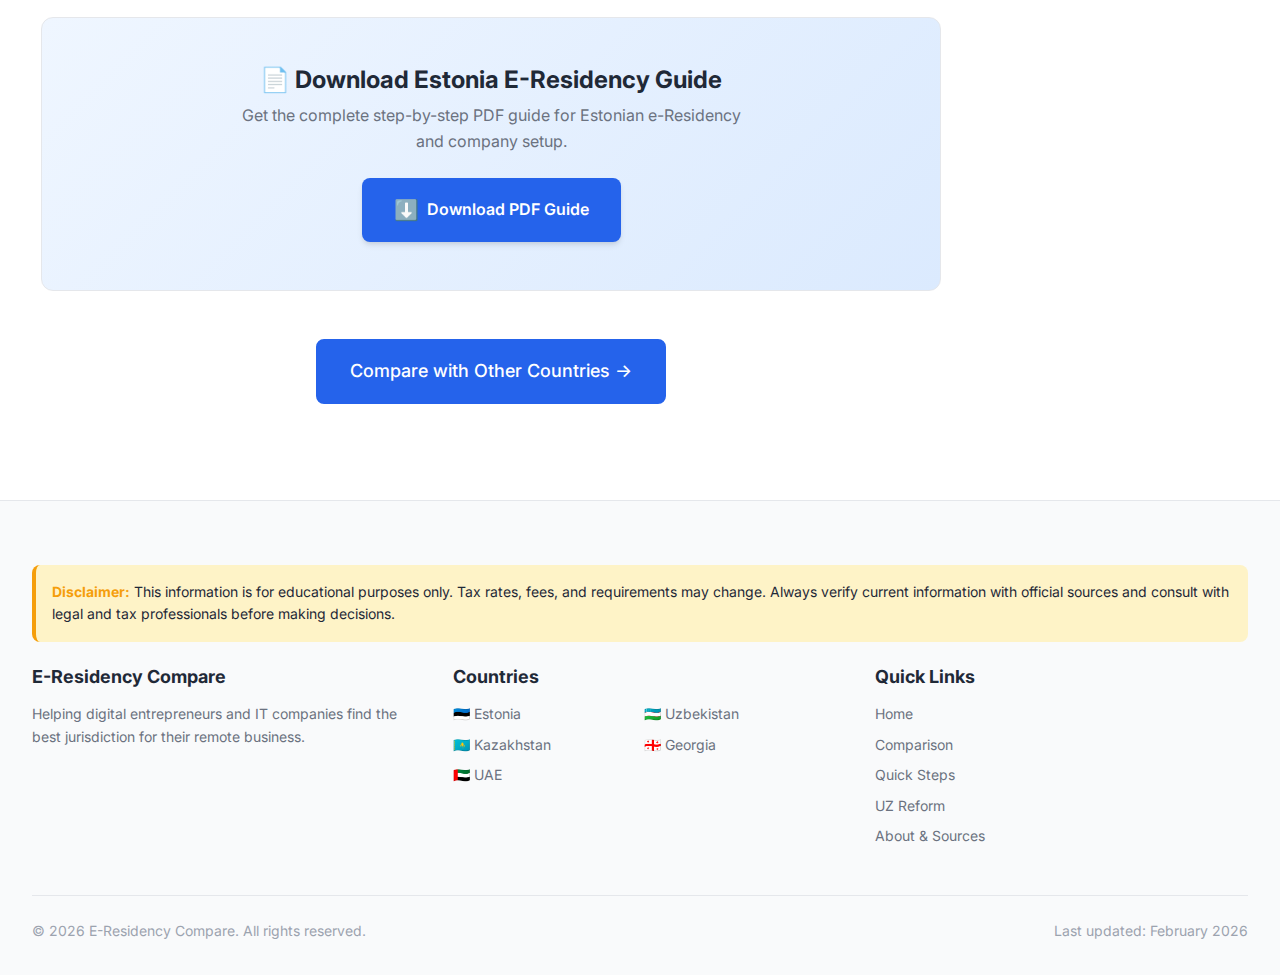
<file: estonia.html>
<!DOCTYPE html>
<html lang="en">
<head>
    <meta charset="UTF-8">
    <script>document.documentElement.setAttribute('data-theme',localStorage.getItem('theme-preference')||(matchMedia('(prefers-color-scheme:dark)').matches?'dark':'light'))</script>
    <meta name="viewport" content="width=device-width, initial-scale=1.0">
    <meta name="description" content="Complete guide to Estonia's e-Residency program 2026. Learn about costs, tax benefits, remote management, and company formation process.">
    <title>Estonia E-Residency Program 2026 | Complete Guide</title>

    <!-- CSS -->
    <link rel="stylesheet" href="css/reset.css">
    <link rel="stylesheet" href="css/variables.css">
    <link rel="stylesheet" href="css/main.css">
    <link rel="stylesheet" href="css/navigation.css">
    <link rel="stylesheet" href="css/footer.css">
    <link rel="stylesheet" href="css/country.css">
    <link rel="stylesheet" href="css/responsive.css">

    <!-- Google Fonts -->
    <link rel="preconnect" href="https://fonts.googleapis.com">
    <link rel="preconnect" href="https://fonts.gstatic.com" crossorigin>
    <link href="https://fonts.googleapis.com/css2?family=Inter:wght@400;500;600;700&display=swap" rel="stylesheet">
</head>
<body>
    <!-- Navigation -->
    <nav class="navbar">
        <div class="container">
            <a href="index.html" class="navbar-logo">
                🌍 E-Residency Compare
            </a>

            <div class="navbar-menu" id="navbarMenu">
                <a href="index.html">Home</a>

                <div class="dropdown">
                    <div class="dropdown-toggle">
                        Countries
                    </div>
                    <div class="dropdown-menu">
                        <a href="estonia.html" class="active">🇪🇪 Estonia</a>
                        <a href="uzbekistan.html">🇺🇿 Uzbekistan</a>
                        <a href="kazakhstan.html">🇰🇿 Kazakhstan</a>
                        <a href="georgia.html">🇬🇪 Georgia</a>
                        <a href="uae.html">🇦🇪 UAE</a>
                    </div>
                </div>

                <a href="comparison.html">Comparison</a>
                <a href="steps.html">Quick Steps</a>
                        <a href="uzbekistan-reform.html">UZ Reform</a>
                <a href="swot.html">SWOT Analysis</a>
                <a href="uzbekistan-reform.html">UZ Reform</a>
                <a href="about.html">About</a>
            </div>

            <button class="theme-toggle" aria-label="Toggle dark mode">🌙</button>

            <div class="menu-toggle" id="menuToggle">
                <span></span>
                <span></span>
                <span></span>
            </div>
        </div>
    </nav>

    <div class="navbar-spacer"></div>

    <!-- Country Header -->
    <header class="country-header">
        <div class="container">
            <div class="country-header-flag">
                <img src="assets/images/flags/Flag_of_Estonia.svg" alt="Estonia Flag" style="width: 100%; height: 100%; object-fit: cover;">
            </div>
            <h1>Estonia E-Residency</h1>
            <p class="country-tagline">Digital identity for global entrepreneurs. Establish and manage an EU company 100% online.</p>
        </div>
    </header>

    <!-- Country Content -->
    <div class="container">
        <div class="page-layout">
            <!-- Main Content -->
            <div class="country-content">
        <!-- Overview Section -->
        <section id="overview" class="country-section">
            <h2>Overview</h2>

            <div class="body-disclaimer">
                <p><strong>Important notice:</strong> e‑Residency does not grant any right to enter, stay (temporarily or permanently), or travel in Estonia or the European Union. It only gives access to the digital infrastructure of Estonia and enables foreigners to use government e‑services and manage business remotely.
</p>
            </div>

            <div class="info-grid">
                <div class="info-card highlight">
                    <h4>🌐 100% Online Setup</h4>
                    <p>Yes - Full online registration and management</p>
                </div>

                <div class="info-card highlight">
                    <h4>🏠 Remote Management</h4>
                    <p>Yes - Manage from anywhere in the world</p>
                </div>

                <div class="info-card">
                    <h4>✈️ Physical Presence Required</h4>
                    <p>One-time visit to collect e-residency card</p>
                </div>
            </div>

            <p>Estonia's <strong>e-Residency program</strong> is the world's first digital nation initiative, <strong>launched in 2014</strong>. It provides entrepreneurs worldwide with a government-issued digital identity, allowing them to establish and manage an EU-based company entirely online. With <strong>over 134,500 e-residents</strong> from <strong>185 countries</strong> and <strong>39,300+ businesses</strong> established, it's the most mature e-residency program globally. (<a href="https://www.e-resident.gov.ee/dashboard/">dashboard</a>)</p>

            <p><strong>Target Audience:</strong> Digital nomads, freelancers, online entrepreneurs, startups, and anyone looking to establish a legitimate EU business presence without physical relocation.</p>

            <div class="info-card">
                <h4>Key Benefits</h4>
                <ul class="list-check">
                    <li><strong>100% remote</strong> company establishment (no notary or physical meeting requirement, provided e-residency digital ID card is owned by applicant) </li>
                    <li><strong>No residency requirement</strong> for partners and managers (provided that there is an appointed local contact person, e.g. service provider in Estonia)</li>
                    <li><strong>0% corporate tax</strong> on retained/reinvested profits</li>
                    <li><strong>Access to EU</strong> single market and fintech/banking options</li>
                    <li>Digital signature for fast contract and approval processes</li>
                </ul>
            </div>
        </section>

        <!-- Remote Setup & Management Section (Prominent per user request) -->
        <section id="remote-setup" class="country-section">
            <h2>Can You Open & Manage Your Business Fully Online?</h2>

            <div class="remote-badge">✓ YES - Fully Remote Setup & Management</div>

            <h3>Setting Up Your Company Online</h3>
            <p><strong>100% online company registration</strong> is possible once you have your e-residency digital ID card. You can register an Estonian OÜ (private limited company) completely remotely without visiting Estonia.</p>

            <ul class="list-check">
                <li>No notary or physical meetings required for company formation</li>
                <li>Register company in 15-60 minutes online</li>
                <li>Company typically approved within 1 business day</li>
                <li>Minimum capital requirement: €0.01 (since 2023 reforms)</li>
            </ul>

            <h3>Physical Presence Requirements</h3>
            <p><strong>One-time visit required:</strong> You must visit an Estonian embassy or designated pickup location once to collect your e-residency card. You'll need to provide fingerprints and receive your digital ID card, USB card reader, and PIN codes.</p>

            <p class="text-secondary"><em>After this initial pickup, every other process related to e-services and establishing a company can be done remotely.</em></p>

            <h3>Managing Your Business Remotely</h3>
            <p><strong>100% remote management from anywhere in the world.</strong> As long as you maintain a legal address and licensed contact person in Estonia and keep your annual report up to date, you can run everything from your home country or while travelling.</p>

            <ul class="list-check">
                <li>All accounting, tax filings, and reporting done digitally via e-MTA portal</li>
                <li>Digital signature for contracts and official documents</li>
                <li>Online banking and payment processing</li>
                <li>No requirement to live in Estonia or visit periodically</li>
            </ul>

            <div class="info-card">
                <h4>⚠️ Important 2026 Consideration</h4>
                <p>Recent AML and transparency measures mean that Estonia increasingly expects e‑resident companies to show real economic activity and substance, not just exist as “on‑paper” or mailbox entities. During e‑Residency renewals and ongoing supervision, factors like actual turnover, employment and transparent ownership now carry more weight, and passive holding or shell structures can face closer scrutiny and more frequent audits</p>
            </div>
        </section>

        <!-- Program Details Section -->
        <section id="program-details" class="country-section">
            <h2>Program Details</h2>

            <h3>Official Program Name</h3>
            <p><strong>E-Residency of Estonia</strong> - a government‑issued digital identity and status for non‑residents that provides access to Estonia’s e‑services and transparent business environment.</p>

            <h3>Legal Framework</h3>
            <p>Provides a digital identity that allows you to digitally sign documents, access Estonia's e-services, and establish a company. It does NOT grant citizenship, tax residency, physical residency, or any right to live in or enter Estonia or the EU.</p>

            <h3>Eligibility Requirements</h3>
            <ul class="list-check">
                <li>Open to anyone from any country (with <a href="https://learn.e-resident.gov.ee/hc/en-gb/articles/4575271559441-Restrictions-on-e-Residency-applications">exceptions</a>)</li>
                <li>Must pass background security check by Estonian Police and Border Guard</li>
                <li>Must collect card in person at designated location</li>
            </ul>

            <h3>Restrictions and Limitations</h3>
            <ul class="list-cross">
                <li>Does not grant tax residency, citizenship, or right to live in Estonia</li>
                <li>Does not provide travel privileges to EU</li>
                <li>Cannot be used as a travel document</li>
            </ul>
        </section>

        <!-- Tax Benefits & Incentives -->
        <section id="tax-structure" class="country-section">
            <h2>Tax Structure (Standard for ALL Estonian Companies)</h2>

            <div class="info-card" style="border-left-color: var(--accent); margin-bottom: 2rem;">
                <h4>💡 No Special "IT Program" Needed</h4>
                <p>Unlike Uzbekistan (IT Park) or Kazakhstan (Astana Hub), Estonia does NOT have a special program you need to join for tax benefits. The 0% retained profits tax is the <strong>STANDARD tax system for ALL Estonian companies</strong> - whether you're in IT or any other business.</p>
            </div>

            <table class="tax-table">
                <thead>
                    <tr>
                        <th>Tax Type</th>
                        <th>Rate</th>
                    </tr>
                </thead>
                <tbody>
                    <tr>
                        <td>Corporate Income Tax (retained profits)</td>
                        <td>0%</td>
                    </tr>
                    <tr>
                        <td>Corporate Income Tax (distributed profits)</td>
                        <td>22% </td>
                    </tr>
                    <tr>
                        <td>VAT (standard rate)</td>
                        <td>24%(standard) <br>13%<br>9% <br>0%
</td>
                    </tr>
                    <tr>
                        <td>Personal Income Tax</td>
                        <td>22% </td>
                    </tr>
                    <tr>
                        <td>Social Contributions (employer)</td>
                        <td>33% of gross salary</td>
                    </tr>
                </tbody>
            </table>

            <h3>Key Tax Advantage: 0% on Retained Profits</h3>
            <p><strong>Estonia's unique system:</strong> Companies pay 0% corporate income tax on profits they keep in the business. The 22% corporate tax only kicks in when you distribute profits as dividends. This encourages reinvestment and growth.</p>

            <p><strong>VAT Threshold:</strong> If your annual taxable turnover is below €40,000, VAT registration in Estonia is not obligatory.</p>

            <h3>Special IT Incentives</h3>
            <p>While there's no specific "IT company" tax rate, all companies benefit from the same 0% retained profits system. Estonia's digital infrastructure and e-services make it particularly attractive for tech companies.</p>

            <h3>Duration of Benefits</h3>
            <p>Permanent, as long as you maintain your Estonian company and comply with regulations.</p>
        </section>

        <!-- Company Formation Process -->
        <section id="company-formation" class="country-section">
            <h2>Complete Journey: From Foreigner to Business Owner</h2>

            <div class="info-card" style="border-left-color: var(--primary); margin-bottom: 2rem;">
                <h4>⚠️ IMPORTANT: You CANNOT Register a Company Directly</h4>
                <p>As a foreigner, you <strong>MUST first obtain e-Residency</strong> before you can register a company in Estonia. E-Residency is the PREREQUISITE that gives you access to Estonia's e-government systems.</p>
            </div>

            <h3>What is E-Residency? (The Prerequisite)</h3>
            <p>E-Residency is NOT a residency permit or citizenship. It's a <strong>digital identity issued by the Estonian government</strong> that allows you to:</p>
            <ul class="list-check">
                <li>Access Estonia's e-government portal (e-Business Register)</li>
                <li>Digitally sign documents with legal validity</li>
                <li>Authenticate your identity online</li>
                <li>Register and manage an Estonian company remotely</li>
            </ul>

            <h3>What You Get with E-Residency Kit</h3>
            <div class="info-grid">
                <div class="info-card">
                    <h4>Digital ID Card</h4>
                    <p>Physical smart card with chip (valid 5 years)</p>
                </div>
                <div class="info-card">
                    <h4>USB Card Reader</h4>
                    <p>Device to read your ID card on computer</p>
                </div>
                <div class="info-card">
                    <h4>PIN1 Code</h4>
                    <p>For authentication (logging in)</p>
                </div>
                <div class="info-card">
                    <h4>PIN2 Code</h4>
                    <p>For digital signatures (signing documents)</p>
                </div>
            </div>

            <p><strong>With this kit, you can access:</strong> e-Business Register portal, e-Tax portal, e-Banking systems, and digitally sign company formation documents.</p>

            <hr class="divider">

            <h2>Step-by-Step Process</h2>

            <div class="process-steps">
                <div class="process-step" data-step="1">
                    <h4>Submit E-Residency Application</h4>
                    <p>Fill the form online at e-resident.gov.ee, upload your passport copy and photo, and pay the €150 state fee.</p>
                    <div class="process-step-meta">
                        <span>⏱️ <strong>Duration:</strong> ~1 hour (same day)</span>
                        <span>💰 <strong>Cost:</strong> €150 state fee</span>
                    </div>
                    <div class="process-step-docs">
                        <h5>Required Documents:</h5>
                        <ul>
                            <li>Valid passport or ID card</li>
                            <li>Recent photo (digital)</li>
                            <li>Motivation letter explaining why you want e-residency</li>
                            <li>CV file or online link</li>
                            <li>Credit card to pay the state fee (€150)</li>
                        </ul>
                    </div>
                </div>

                <div class="process-step" data-step="2">
                    <h4>Background Check & Approval</h4>
                    <p>The Police & Border Guard Board reviews your application. They check criminal background, sanctions lists, and risk profile. You will receive an email once approved.</p>
                    <div class="process-step-meta">
                        <span>⏱️ <strong>Duration:</strong> 3–8 weeks (typically 3–4 weeks if smooth, up to 8 if extra checks needed)</span>
                        <span>💰 <strong>Cost:</strong> Included in state fee</span>
                    </div>
                </div>

                <div class="process-step" data-step="3">
                    <h4>Card Production & Delivery</h4>
                    <p>After approval, your e-Residency card is produced (~1–2 weeks) and delivered to your chosen embassy or pickup point (~1–2 weeks).</p>
                    <div class="process-step-meta">
                        <span>⏱️ <strong>Duration:</strong> 2–4 weeks after approval</span>
                        <span>💰 <strong>Cost:</strong> Included in state fee</span>
                    </div>
                </div>

                <div class="process-step" data-step="4">
                    <h4>Collect Your E-Residency Card</h4>
                    <p>Visit your chosen Estonian embassy or pickup point to collect your digital ID card. You'll provide fingerprints and receive your card, USB reader, and PIN codes.</p>
                    <div class="process-step-meta">
                        <span>⏱️ <strong>Duration:</strong> Same day (appointment)</span>
                        <span>💰 <strong>Cost:</strong> Free</span>
                    </div>
                    <div class="process-step-docs">
                        <h5>What You'll Receive:</h5>
                        <ul>
                            <li>Digital ID card (valid 5 years)</li>
                            <li>USB card reader</li>
                            <li>PIN codes for authentication and signing</li>
                        </ul>
                    </div>
                </div>

                <div class="process-step" data-step="5">
                    <h4>Register Your OÜ (Company)</h4>
                    <p>Register a private limited company (OÜ) online through the Business Register portal. The process takes 15-60 minutes.</p>
                    <div class="process-step-meta">
                        <span>⏱️ <strong>Duration:</strong> 1 business day</span>
                        <span>💰 <strong>Cost:</strong> €265 state fee</span>
                    </div>
                    <div class="process-step-docs">
                        <h5>Required Information:</h5>
                        <ul>
                            <li>Company name (must be unique)</li>
                            <li>Business activity codes</li>
                            <li>Share capital (minimum €0.01)</li>
                            <li>Contact person in Estonia (required by law)</li>
                        </ul>
                    </div>
                </div>

                <div class="process-step" data-step="6">
                    <h4>Open a Business Bank Account</h4>
                    <p>Apply for a business bank account. Options include Estonian banks (LHV), EMIs (Wise, Payoneer), or specialized fintech.</p>
                    <div class="process-step-meta">
                        <span>⏱️ <strong>Duration:</strong> 1-4 weeks</span>
                        <span>💰 <strong>Cost:</strong> Varies by provider (€0-100 setup, €10-50/month)</span>
                    </div>
                    <div class="process-step-docs">
                        <h5>Banking Note:</h5>
                        <ul>
                            <li>Banking can be challenging for e-residents</li>
                            <li>LHV is the most e-resident-friendly Estonian bank</li>
                            <li>Alternative: Wise, Payoneer (EMIs, not full banks)</li>
                            <li>May require video interview or additional documentation</li>
                        </ul>
                    </div>
                </div>

                <div class="process-step" data-step="7">
                    <h4>Set Up Accounting & Compliance</h4>
                    <p>Engage an accounting service provider or use online accounting software. All tax filings are done digitally.</p>
                    <div class="process-step-meta">
                        <span>⏱️ <strong>Duration:</strong> Ongoing</span>
                        <span>💰 <strong>Cost:</strong> €50-200/month for accounting services</span>
                    </div>
                </div>
            </div>

            <h3>Total Estimated Costs & Timeline</h3>
            <div class="info-grid">
                <div class="info-card">
                    <h4>⏱ Total Timeline</h4>
                    <p><strong>~6-13 weeks</strong> from application to fully operational (background check 3-8 wks + card delivery 2-4 wks + company + bank)</p>
                </div>

                <div class="info-card">
                    <h4>Initial Setup</h4>
                    <p>€415 - €615 (e-residency + company + contact person)</p>
                </div>

                <div class="info-card">
                    <h4>Annual Ongoing</h4>
                    <p>€1,200 - €3,000 (contact person, accounting, banking)</p>
                </div>
            </div>
        </section>

        <!-- Operating Requirements -->
        <section id="operating-requirements" class="country-section">
            <h2>Operating Requirements</h2>

            <h3>Minimum Capital Requirements</h3>
            <p><strong>€0.01</strong> - Since 2023 reforms, the minimum share capital is essentially zero.</p>

            <h3>Annual Reporting Obligations</h3>
            <ul class="list-check">
                <li>Annual report submission (deadline: 6 months after financial year end)</li>
                <li>Monthly tax declarations (even if zero activity)</li>
                <li>Keep accounting records up to date</li>
                <li>Maintain contact person in Estonia</li>
            </ul>

            <h3>Accounting Requirements</h3>
            <p>All companies must maintain proper accounting records. Most e-residents hire Estonian accounting services (€50-200/month). All filings are done digitally via the e-MTA portal.</p>

            <h3>Local Presence Requirements</h3>
            <p><strong>Contact Person Required:</strong> Estonian law requires a contact person with a registered address in Estonia. This service costs €200-400/year. You do NOT need to live in Estonia or hire local employees.</p>

            <h3>Employee Requirements</h3>
            <p><strong>None</strong> - No requirement to hire Estonian employees. You can operate solo or hire remotely from anywhere.</p>
        </section>

        <!-- Banking & Financial Services -->
        <section id="banking" class="country-section">
            <h2>Banking & Financial Services</h2>

            <h3>Bank Account Opening</h3>
            <p><strong>Difficulty: Medium to Hard</strong></p>
            <p>Banking is one of the biggest challenges for e-residents in 2026. Traditional Estonian banks have strict KYC requirements and may be hesitant to open accounts for remote businesses.</p>

            <h3>Available Banking Options</h3>

            <h4>Estonian Banks</h4>
            <ul class="list-check">
                <li><strong>LHV Bank</strong> - Most e-resident-friendly, but requires thorough documentation</li>
                <li>Swedbank, SEB - Typically reject e-resident applications</li>
            </ul>

            <h4>Electronic Money Institutions (EMIs)</h4>
            <ul class="list-check">
                <li><strong>Wise</strong> - Popular among e-residents, multi-currency accounts</li>
                <li><strong>Payoneer</strong> - Good for international transactions</li>
                <li>Note: EMIs are not full banks (deposit insurance differs)</li>
            </ul>

            <h3>Payment Processing</h3>
            <p>Full access to international payment processors: Stripe, PayPal, Revolut Business, and other European fintech services.</p>

            <h3>Currency Considerations</h3>
            <p>Estonia uses the Euro (EUR). Multi-currency business accounts available through Wise and other EMIs.</p>
        </section>

        <!-- Practical Considerations -->
        <section id="practical" class="country-section">
            <h2>Practical Considerations</h2>

            <h3>Physical Presence</h3>
            <p><strong>Required once:</strong> Only to collect your e-residency card at an embassy or pickup point. After that, zero physical presence required.</p>

            <h3>Remote Management Capabilities</h3>
            <p><strong>Excellent</strong> - Estonia is built for digital. All government services (e-services), banking, contracts, and filings can be done online with your digital signature.</p>

            <h3>Language Barriers</h3>
            <p><strong>Low</strong> - All e-services and government portals are available in English. Most service providers (accountants, lawyers) speak English fluently.</p>

            <h3>Support Services Available</h3>
            <ul class="list-check">
                <li>Official e-Residency support team</li>
                <li>Large network of service providers (accounting, legal, contact person)</li>
                <li>Active e-resident community forums and events</li>
                <li>Extensive online knowledge base</li>
            </ul>

            <h3>Community and Resources</h3>
            <p>Vibrant global community of 130,000+ e-residents. Regular meetups, online forums, Facebook groups, and official networking events.</p>
        </section>

        <!-- Pros & Cons -->
        <section id="pros-cons" class="country-section">
            <h2>Pros & Cons</h2>

            <div class="pros-cons">
                <div class="pros">
                    <h3>✓ Advantages</h3>
                    <ul class="list-check">
                        <li>Most established and mature e-residency program</li>
                        <li>0% tax on retained profits encourages growth</li>
                        <li>100% remote setup and management</li>
                        <li>EU company benefits (credibility, access to single market)</li>
                        <li>Excellent digital infrastructure and e-services</li>
                        <li>Strong reputation and international recognition</li>
                        <li>Large community and ecosystem of support</li>
                    </ul>
                </div>

                <div class="cons">
                    <h3>✗ Disadvantages/Challenges</h3>
                    <ul class="list-cross">
                        <li>Banking challenges - harder to open accounts</li>
                        <li>24% tax on distributed profits (dividends)</li>
                        <li>Higher social contributions (33% employer cost)</li>
                        <li>Must maintain contact person in Estonia (ongoing cost)</li>
                        <li>Increased compliance scrutiny in 2026</li>
                        <li>One-time physical presence required for card pickup</li>
                    </ul>
                </div>
            </div>
        </section>

        <!-- Resources & Links -->
        <section id="resources" class="country-section">
            <h2>Resources & Links</h2>

            <div class="resources-list">
                <a href="https://www.e-resident.gov.ee/" target="_blank" rel="noopener" class="resource-link">
                    <div class="resource-icon">🏛️</div>
                    <div class="resource-info">
                        <h4>Official E-Residency Portal</h4>
                        <p>Apply for e-residency, access resources, and learn more</p>
                    </div>
                </a>

                <a href="https://eresident.politsei.ee/" target="_blank" rel="noopener" class="resource-link">
                    <div class="resource-icon">📝</div>
                    <div class="resource-info">
                        <h4>E-Residency Application Portal</h4>
                        <p>Submit your application and track status</p>
                    </div>
                </a>

                <a href="https://rik.ee/" target="_blank" rel="noopener" class="resource-link">
                    <div class="resource-icon">🏢</div>
                    <div class="resource-info">
                        <h4>Estonian Business Register</h4>
                        <p>Register your company and file annual reports</p>
                    </div>
                </a>

                <a href="https://learn.e-resident.gov.ee/" target="_blank" rel="noopener" class="resource-link">
                    <div class="resource-icon">📚</div>
                    <div class="resource-info">
                        <h4>E-Residency Knowledge Base</h4>
                        
                        <p>Comprehensive guides and FAQs</p>
                    </div>
                </a>
            </div>

            <p class="text-secondary mt-xl"><em>Last updated: February 2026. Tax rates and requirements subject to change. Always verify current information with official sources.</em></p>
        </section>

            <!-- Download Guide -->
            <div class="download-guide">
                <h3>📄 Download Estonia E-Residency Guide</h3>
                <p>Get the complete step-by-step PDF guide for Estonian e-Residency and company setup.</p>
                <a href="assets/images/docs/Estonia _ e-Residency & Company Setup Guide.pdf" download class="download-btn">
                    <span class="btn-icon">⬇️</span>
                    Download PDF Guide
                </a>
            </div>

            <!-- CTA -->
            <div class="text-center mt-xl mb-xl">
                <a href="comparison.html" class="btn btn-primary btn-large">Compare with Other Countries →</a>
            </div>
        </div>

        <!-- Table of Contents Sidebar -->
        <aside class="toc-sidebar">
            <div class="toc-title">On This Page</div>
            <ul class="toc-list">
                <li><a href="#overview">Overview</a></li>
                <li><a href="#remote-setup">Remote Setup & Management</a></li>
                <li><a href="#program-details">Program Details</a></li>
                <li><a href="#tax-structure">Tax Structure</a></li>
                <li><a href="#company-formation">Company Formation</a></li>
                <li><a href="#operating-requirements">Operating Requirements</a></li>
                <li><a href="#banking">Banking & Financial</a></li>
                <li><a href="#practical">Practical Considerations</a></li>
                <li><a href="#pros-cons">Pros & Cons</a></li>
                <li><a href="#resources">Resources & Links</a></li>
            </ul>
        </aside>
    </div>
    </div>

    <!-- Footer -->
    <footer class="footer">
        <div class="container">
            <div class="footer-disclaimer">
                <p><strong>Disclaimer:</strong> This information is for educational purposes only. Tax rates, fees, and requirements may change. Always verify current information with official sources and consult with legal and tax professionals before making decisions.</p>
            </div>

            <div class="footer-content">
                <div class="footer-section">
                    <h3>E-Residency Compare</h3>
                    <p>Helping digital entrepreneurs and IT companies find the best jurisdiction for their remote business.</p>
                </div>

                <div class="footer-section">
                    <h3>Countries</h3>
                    <div class="footer-links footer-countries">
                        <a href="estonia.html">🇪🇪 Estonia</a>
                        <a href="uzbekistan.html">🇺🇿 Uzbekistan</a>
                        <a href="kazakhstan.html">🇰🇿 Kazakhstan</a>
                        <a href="georgia.html">🇬🇪 Georgia</a>
                        <a href="uae.html">🇦🇪 UAE</a>
                    </div>
                </div>

                <div class="footer-section">
                    <h3>Quick Links</h3>
                    <div class="footer-links">
                        <a href="index.html">Home</a>
                        <a href="comparison.html">Comparison</a>
                        <a href="steps.html">Quick Steps</a>
                        <a href="uzbekistan-reform.html">UZ Reform</a>
                        <a href="about.html">About & Sources</a>
                    </div>
                </div>
            </div>

            <div class="footer-bottom">
                <p>&copy; 2026 E-Residency Compare. All rights reserved.</p>
                <p class="footer-updated">Last updated: February 2026</p>
            </div>
        </div>
    </footer>

    <!-- JavaScript -->
    <script src="js/navigation.js"></script>
    <script src="js/smooth-scroll.js"></script>
    <script src="js/scroll-spy.js"></script>
    <script src="js/theme-toggle.js"></script>
</body>
</html>
</file>
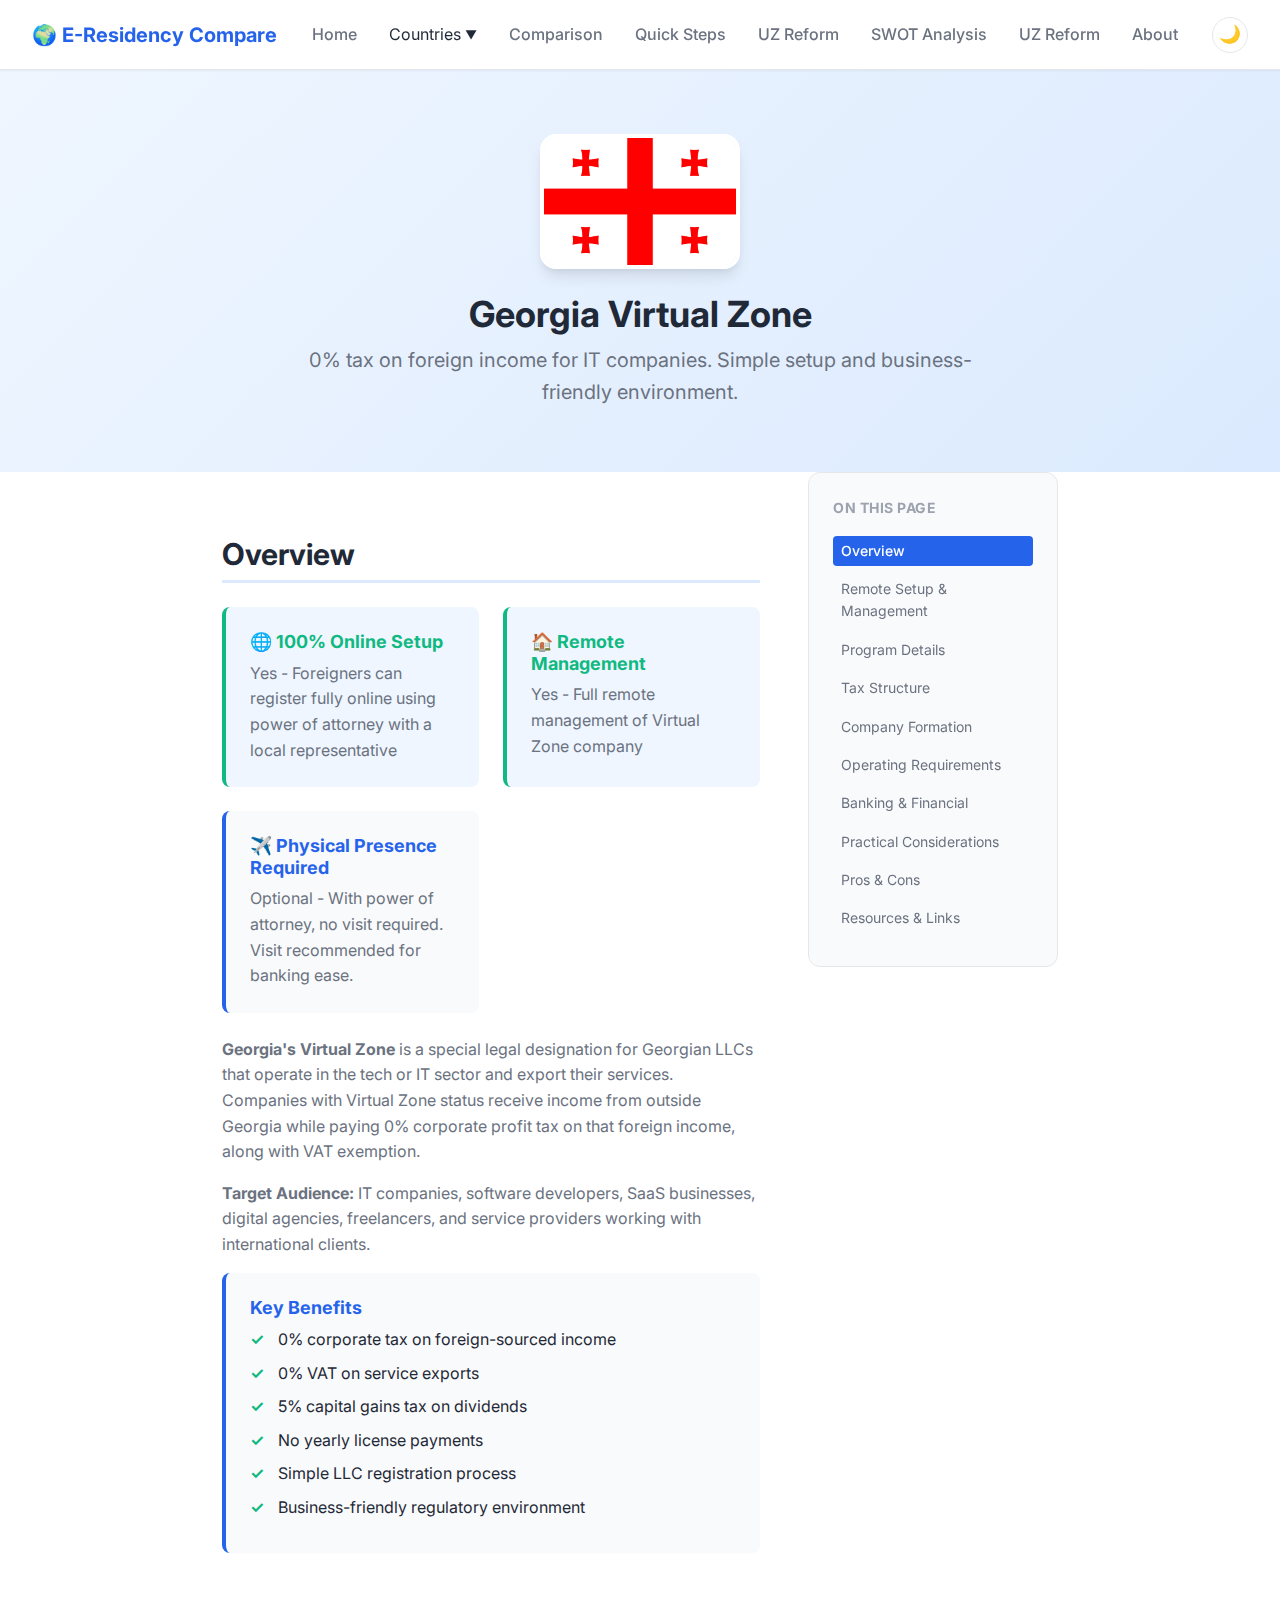
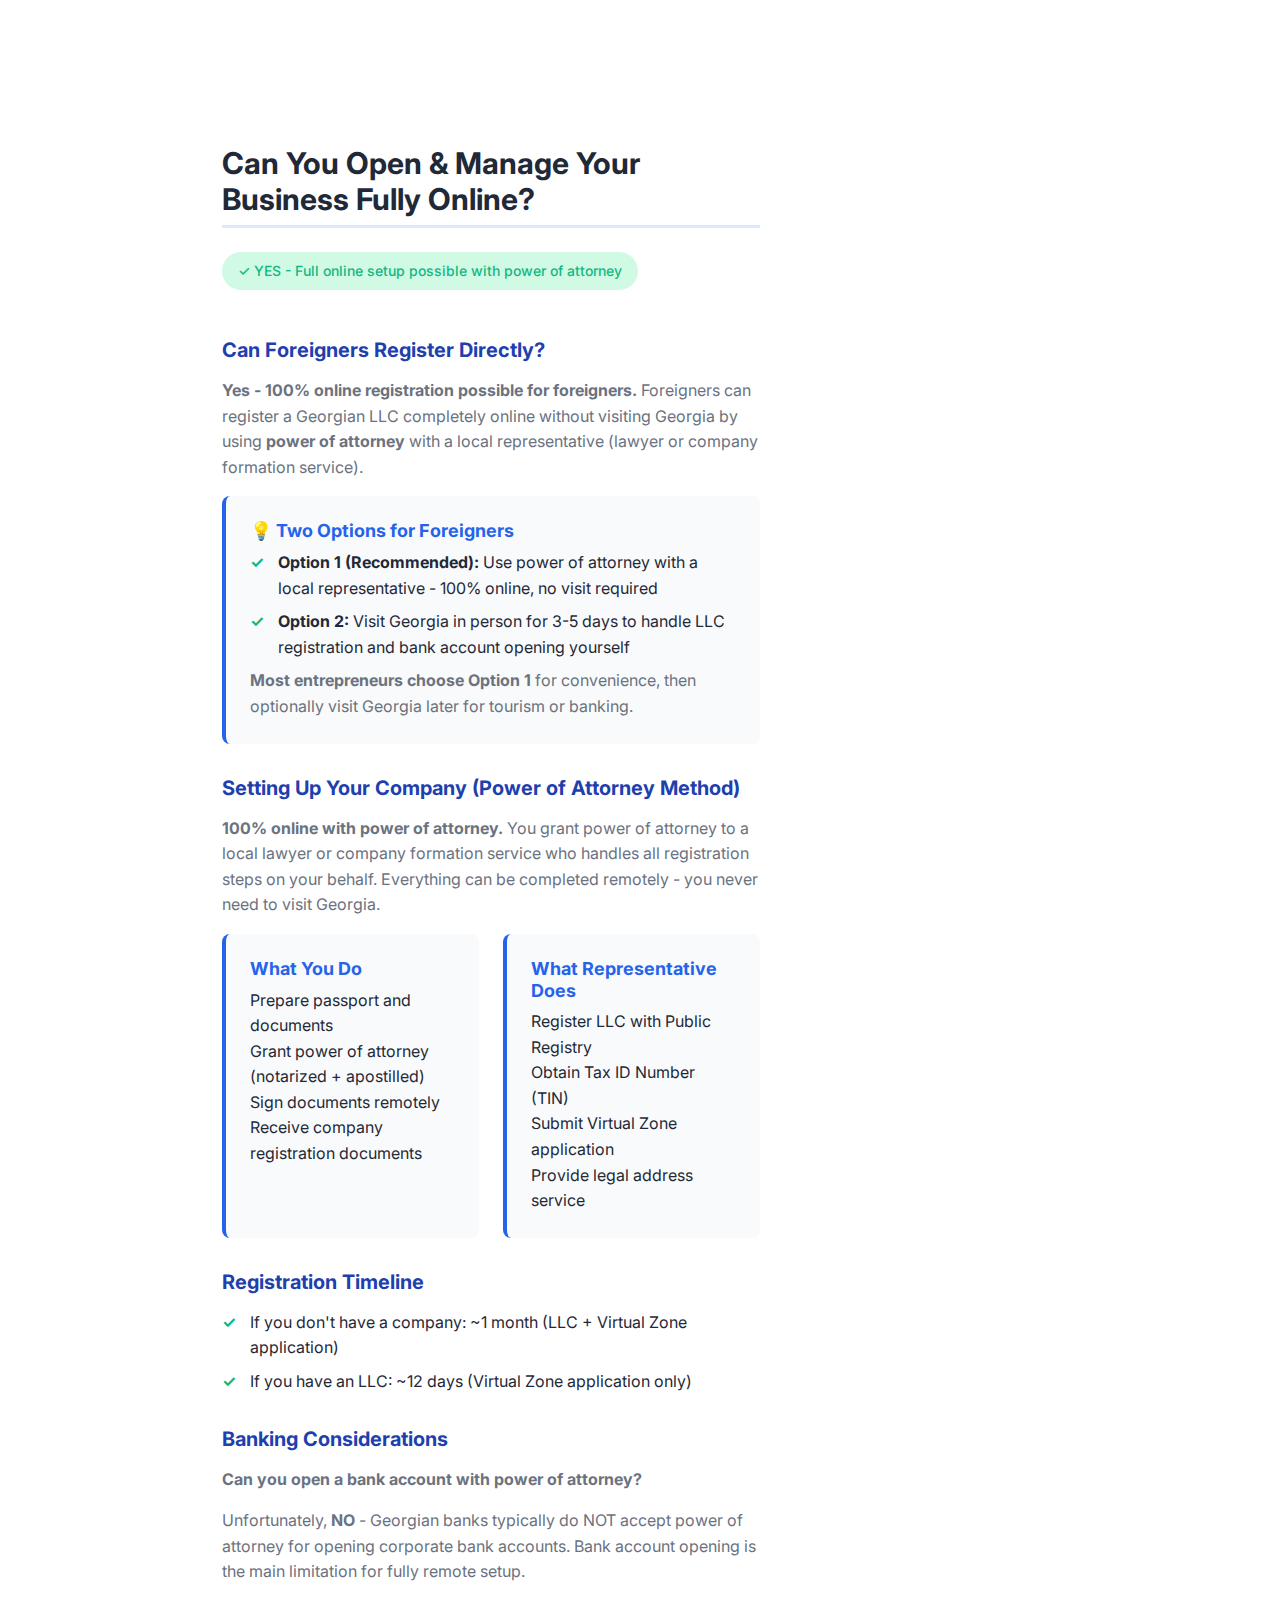
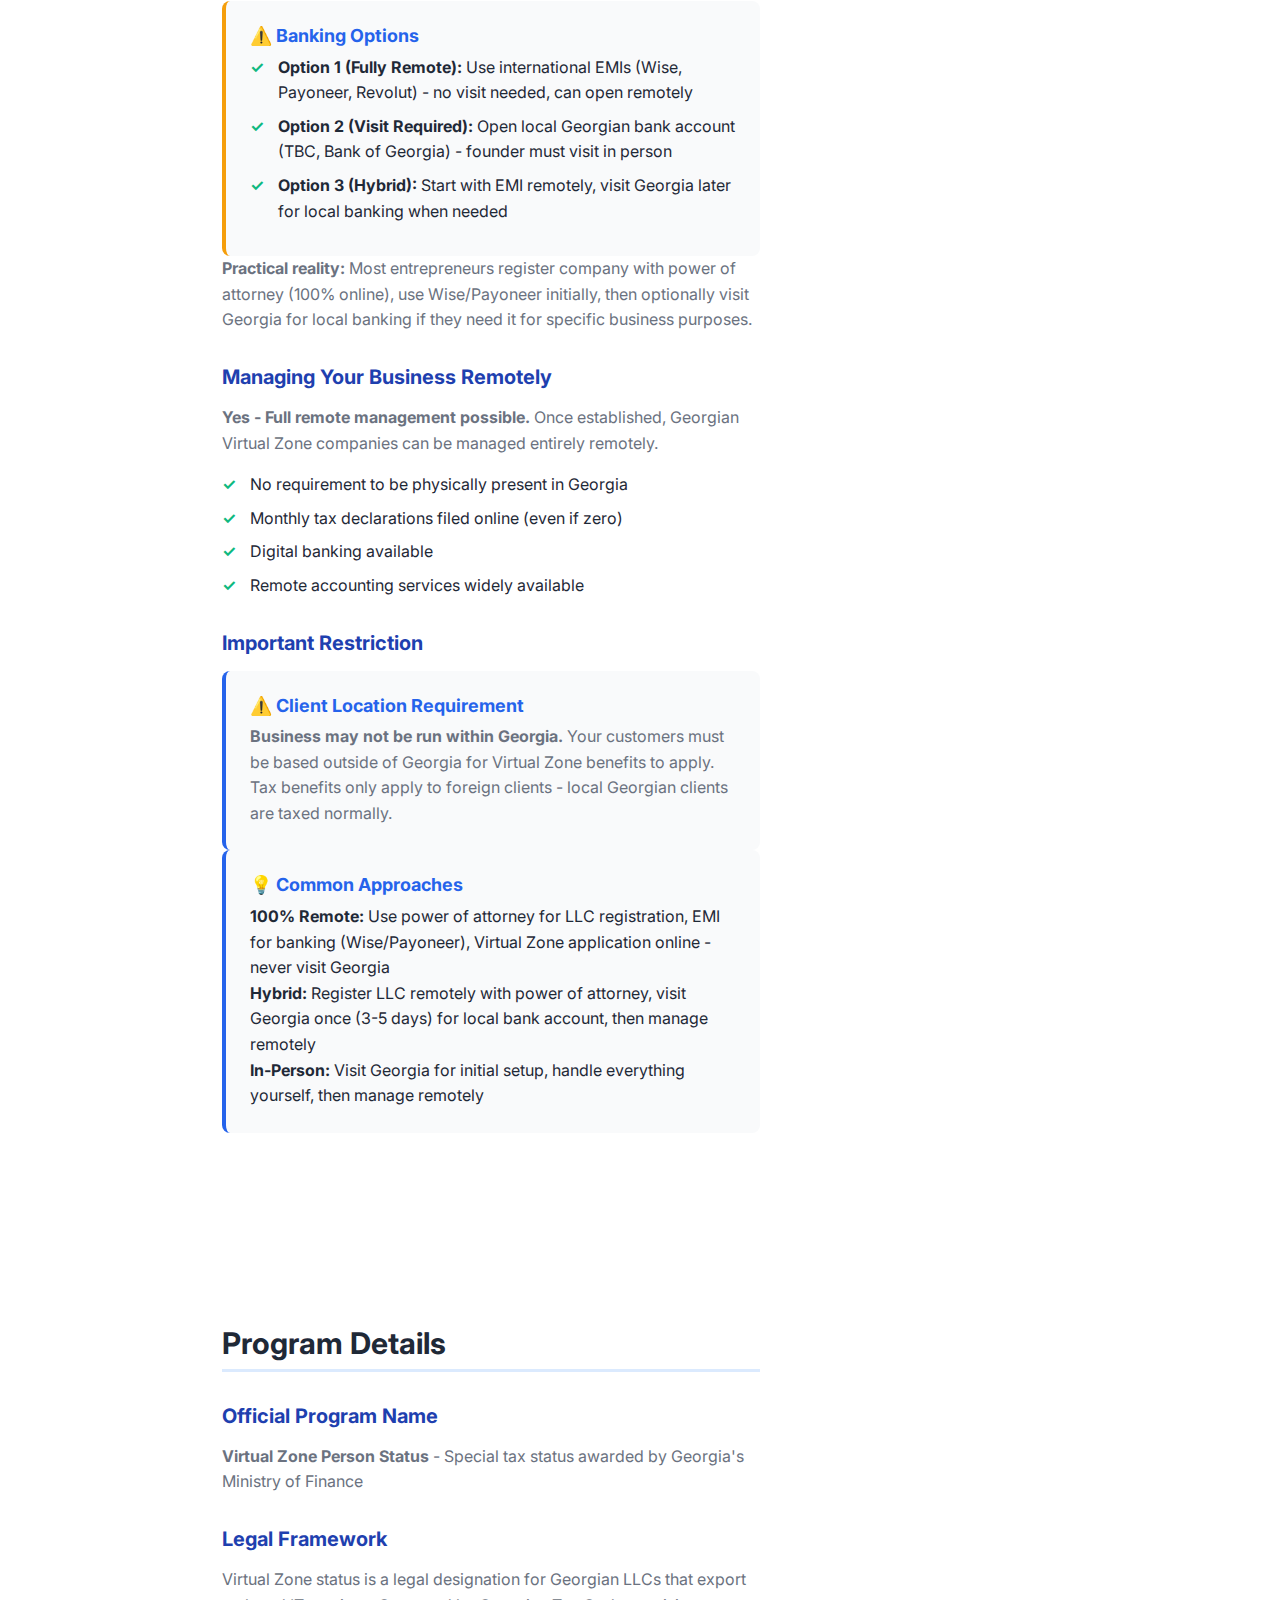
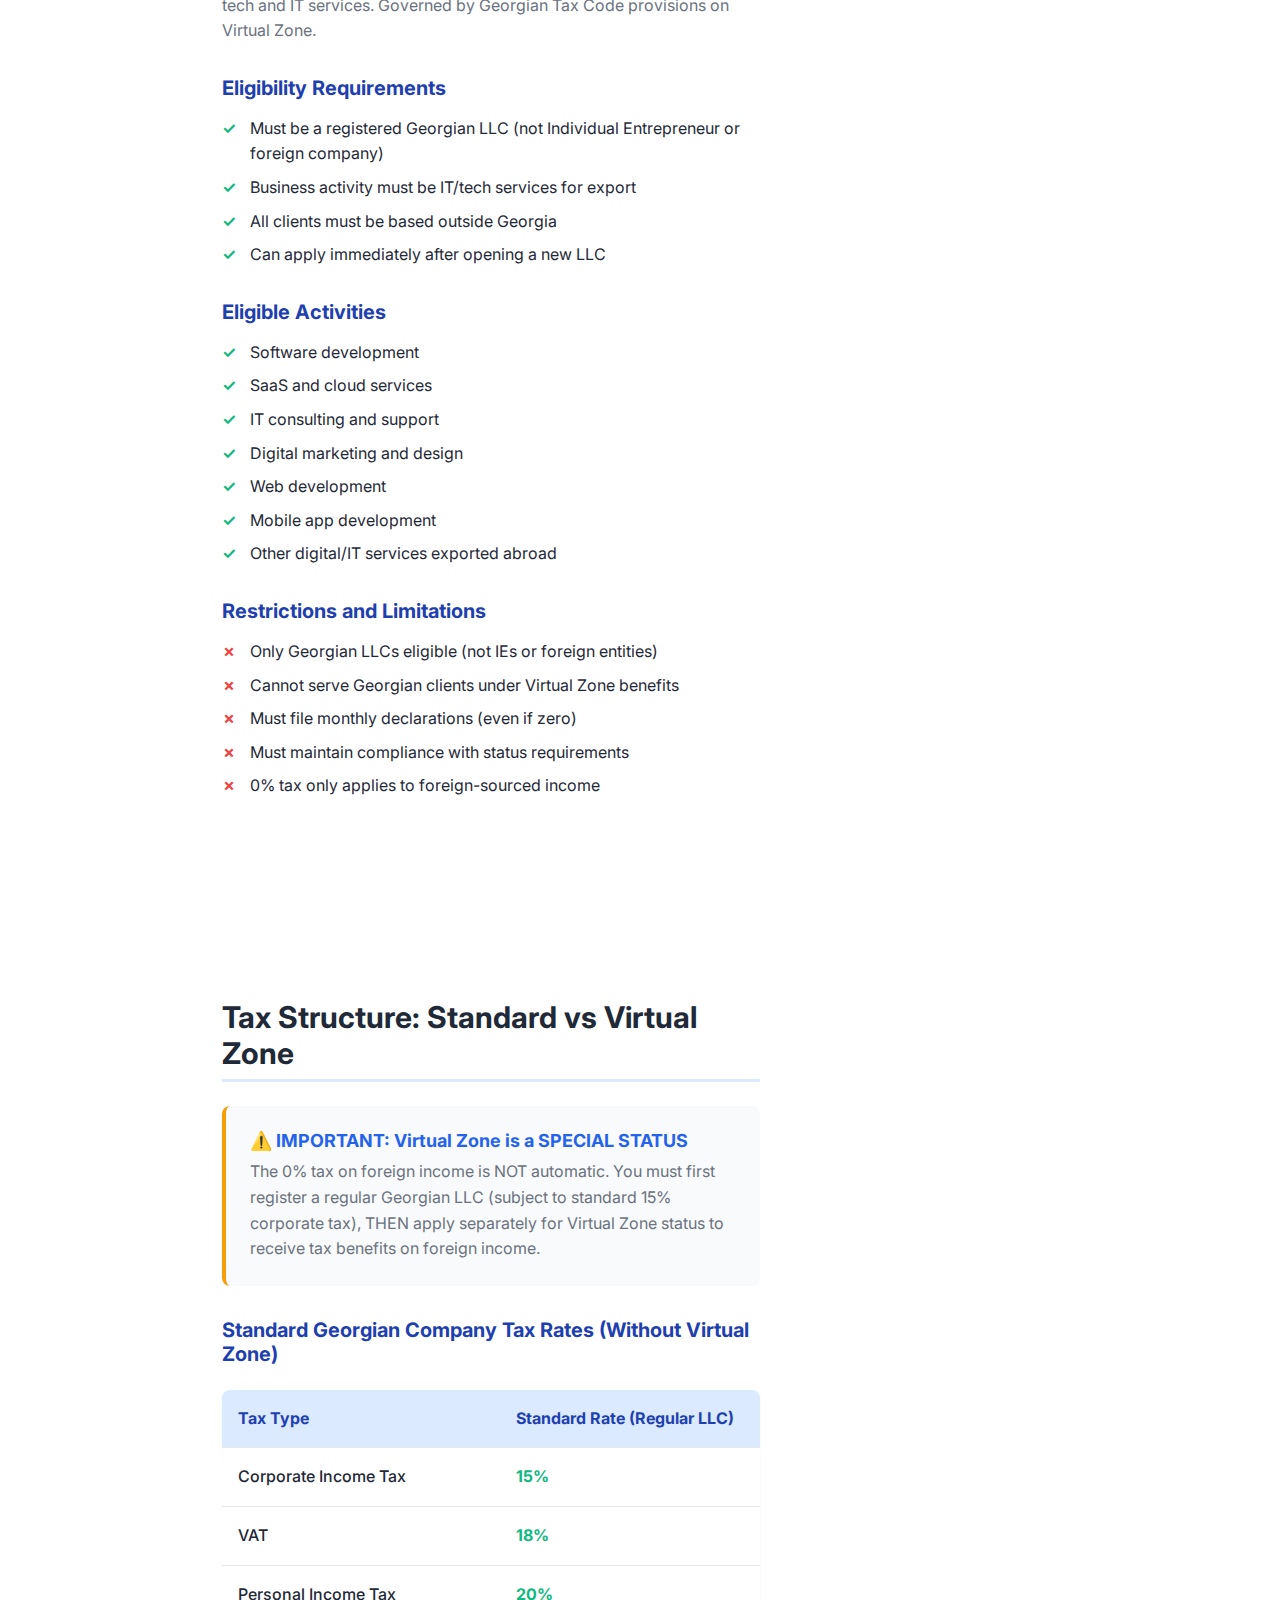
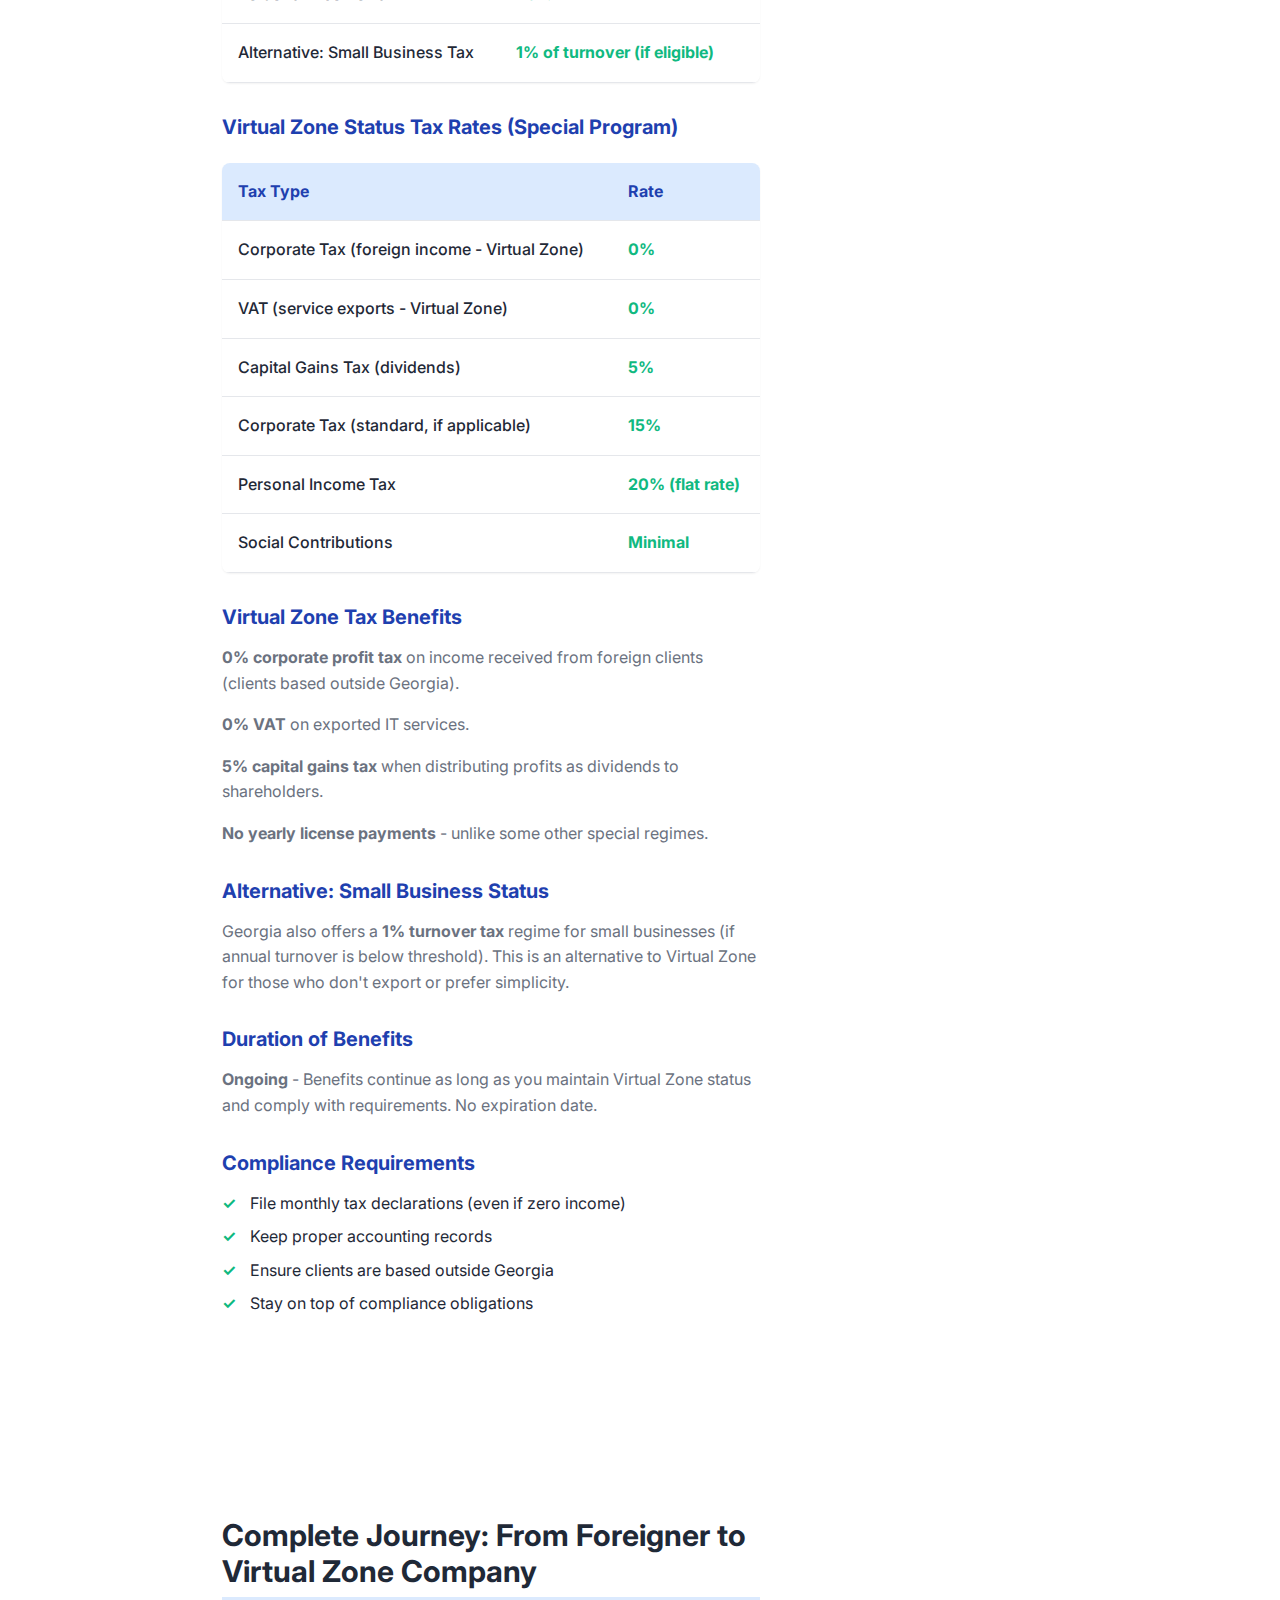
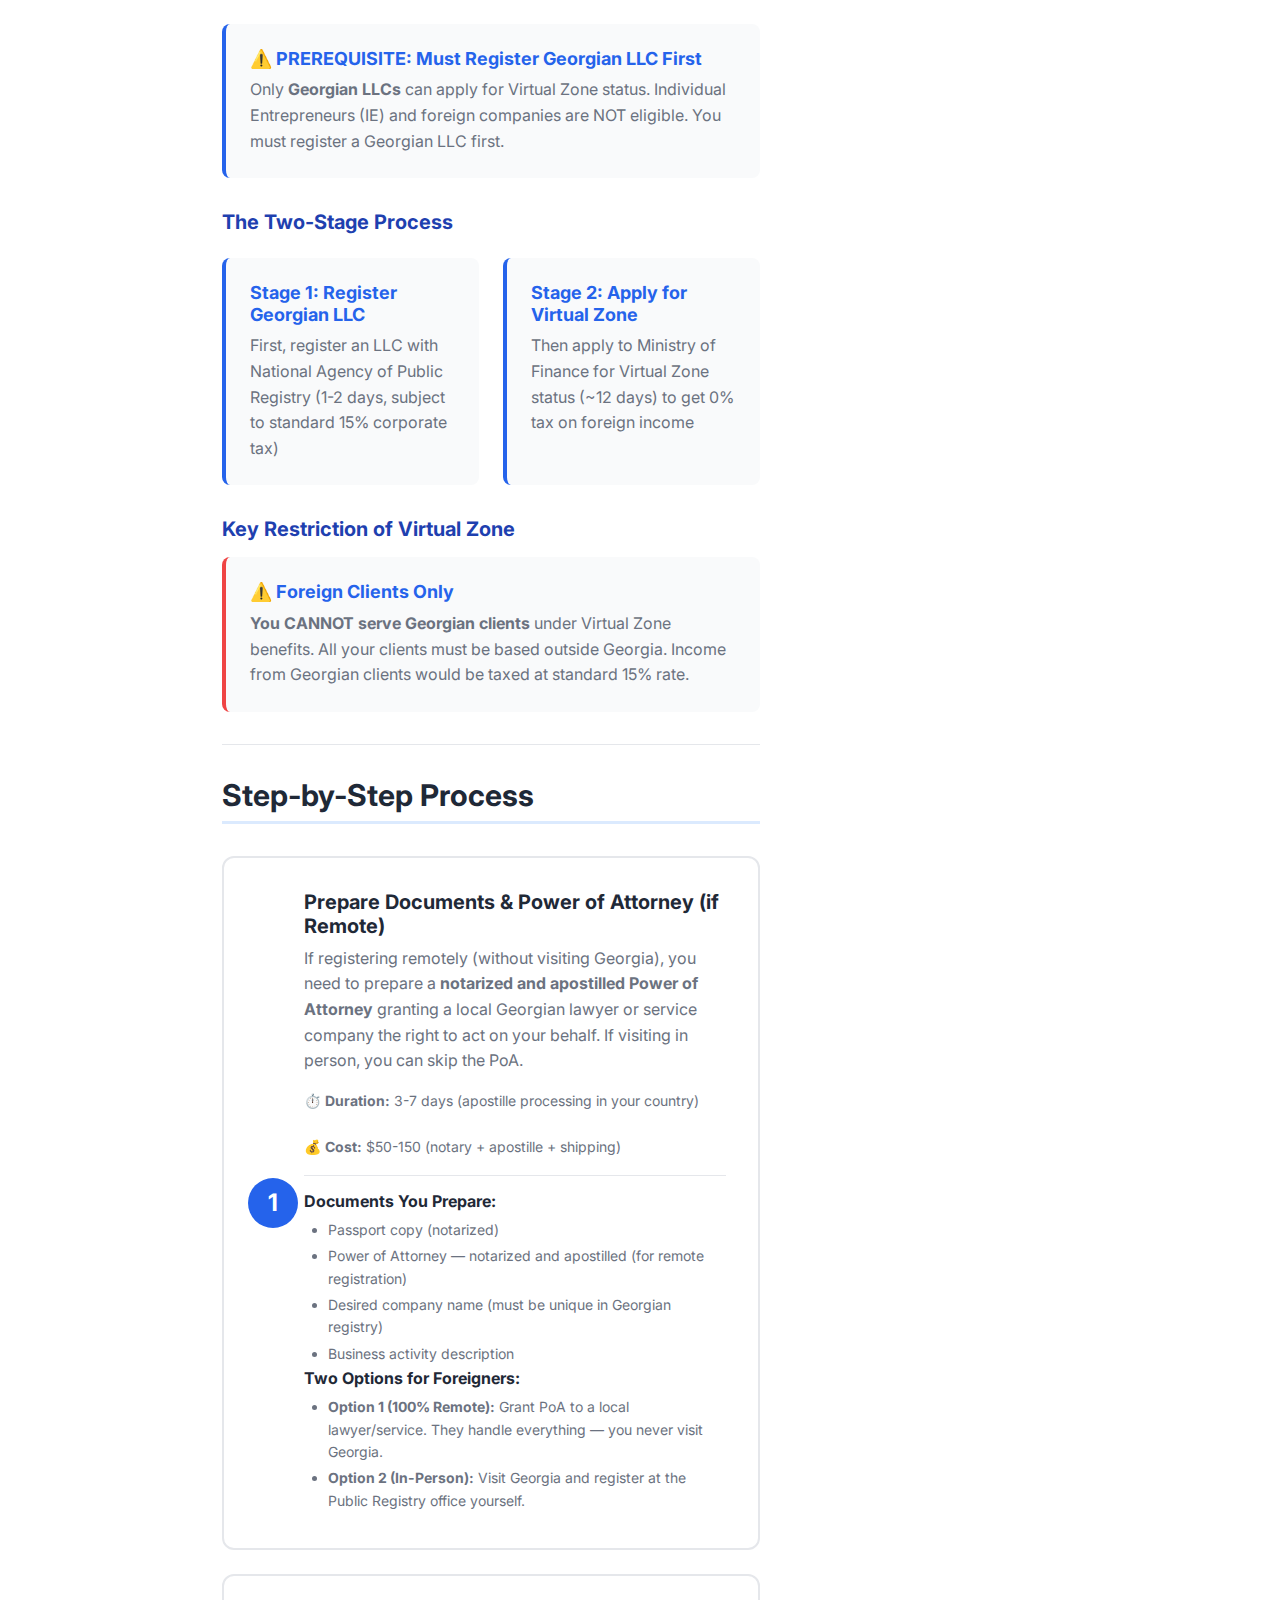
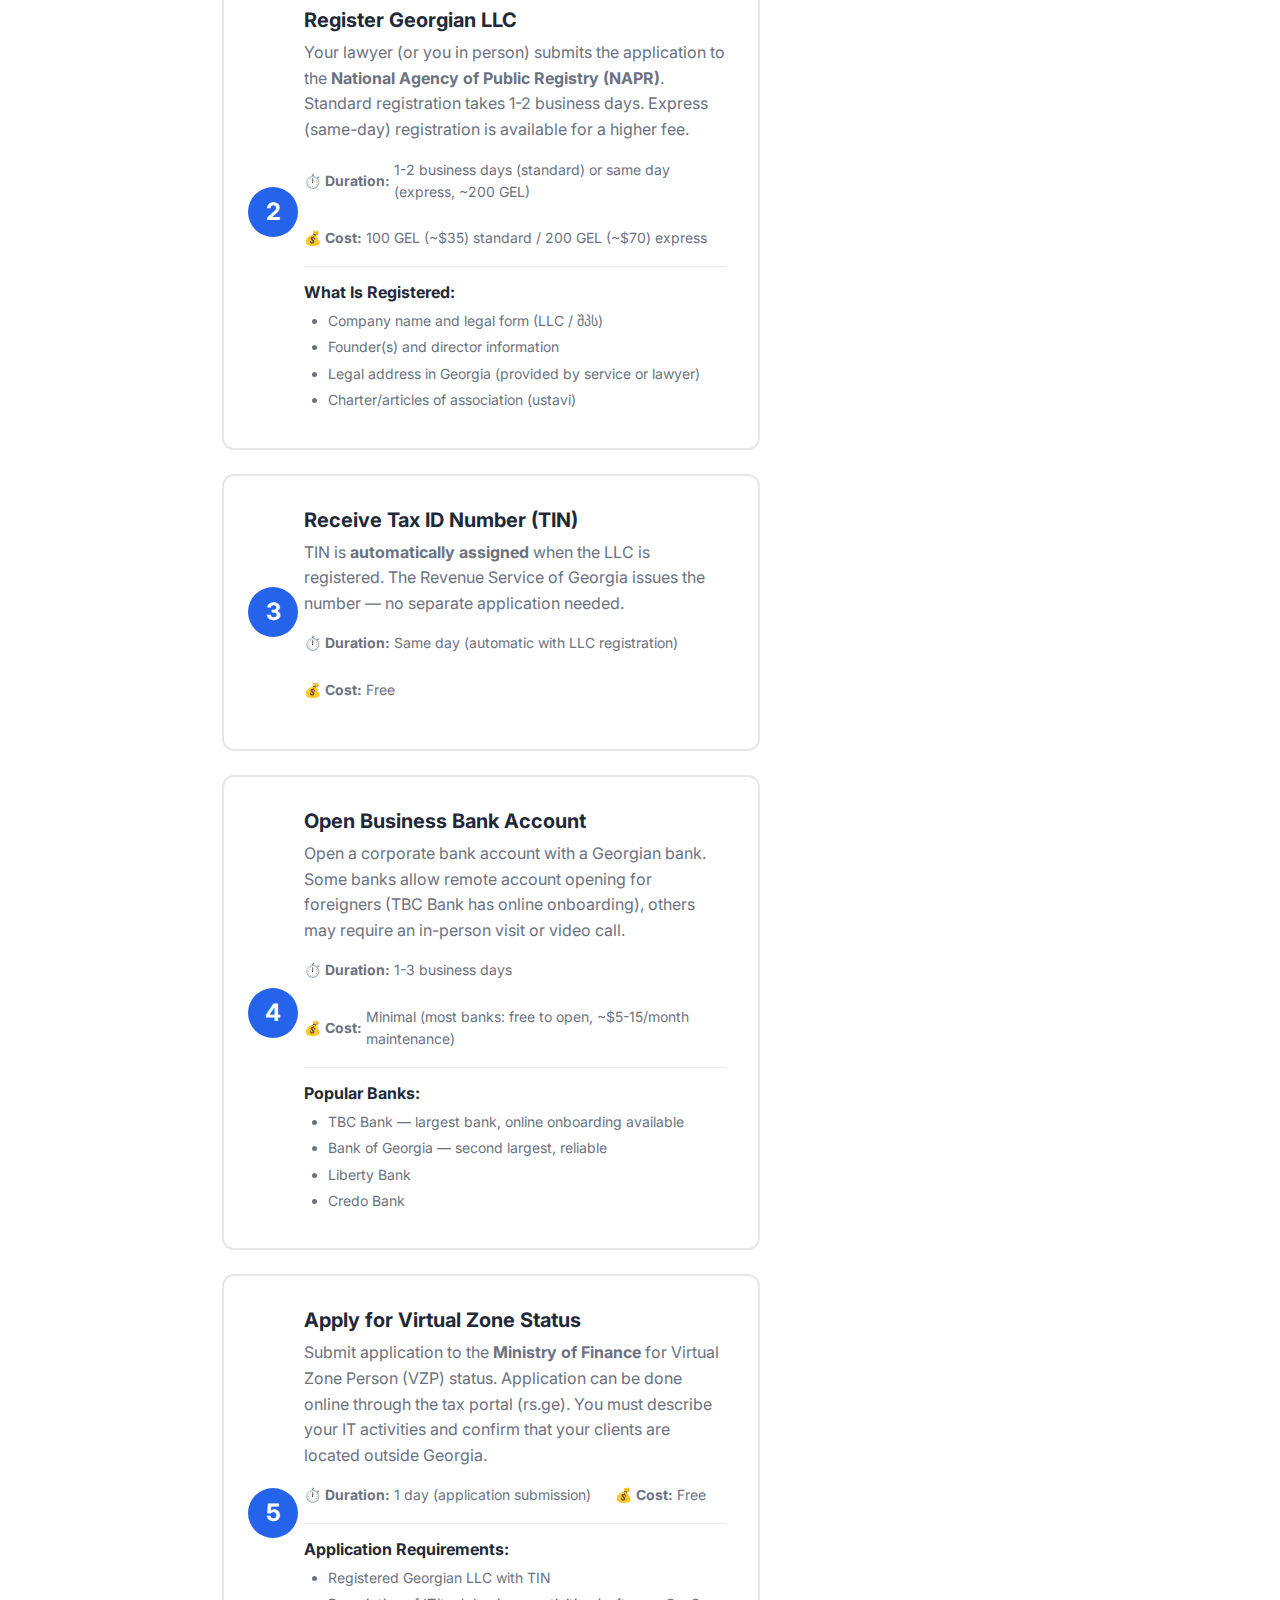
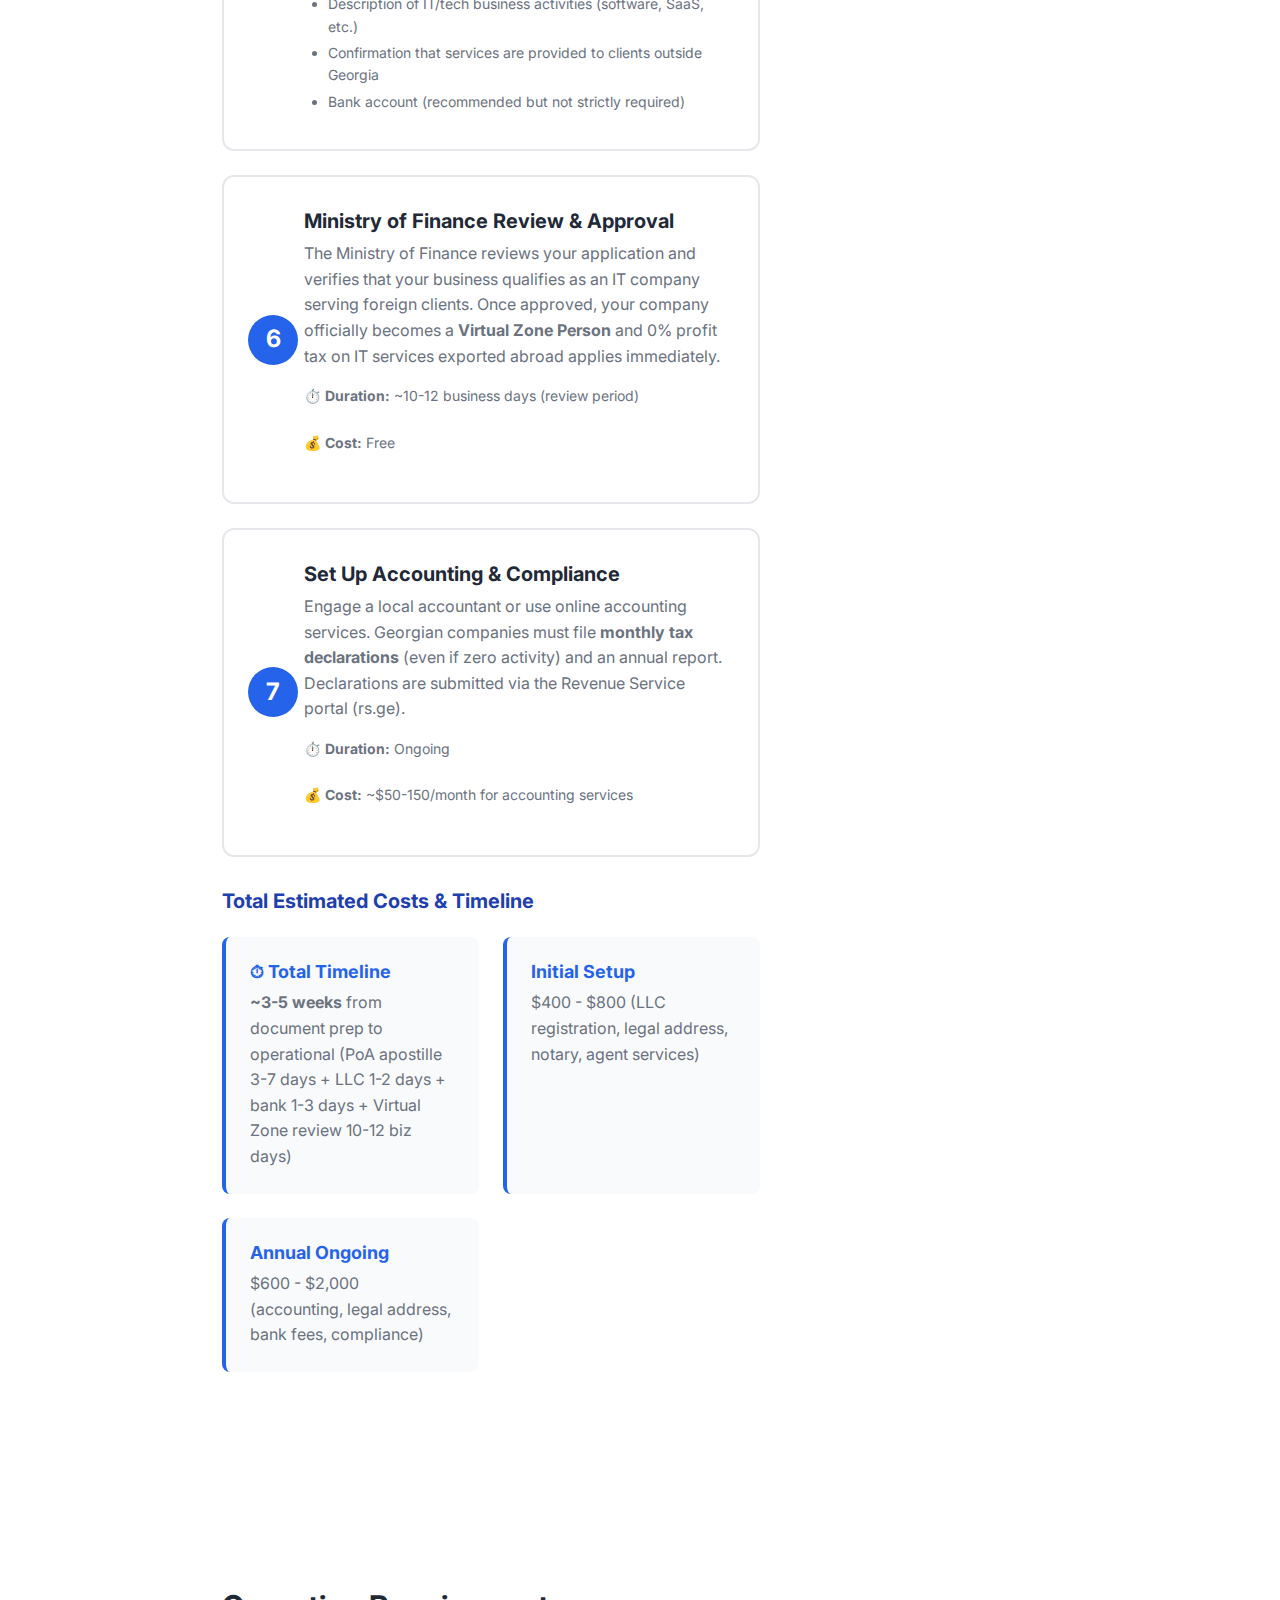
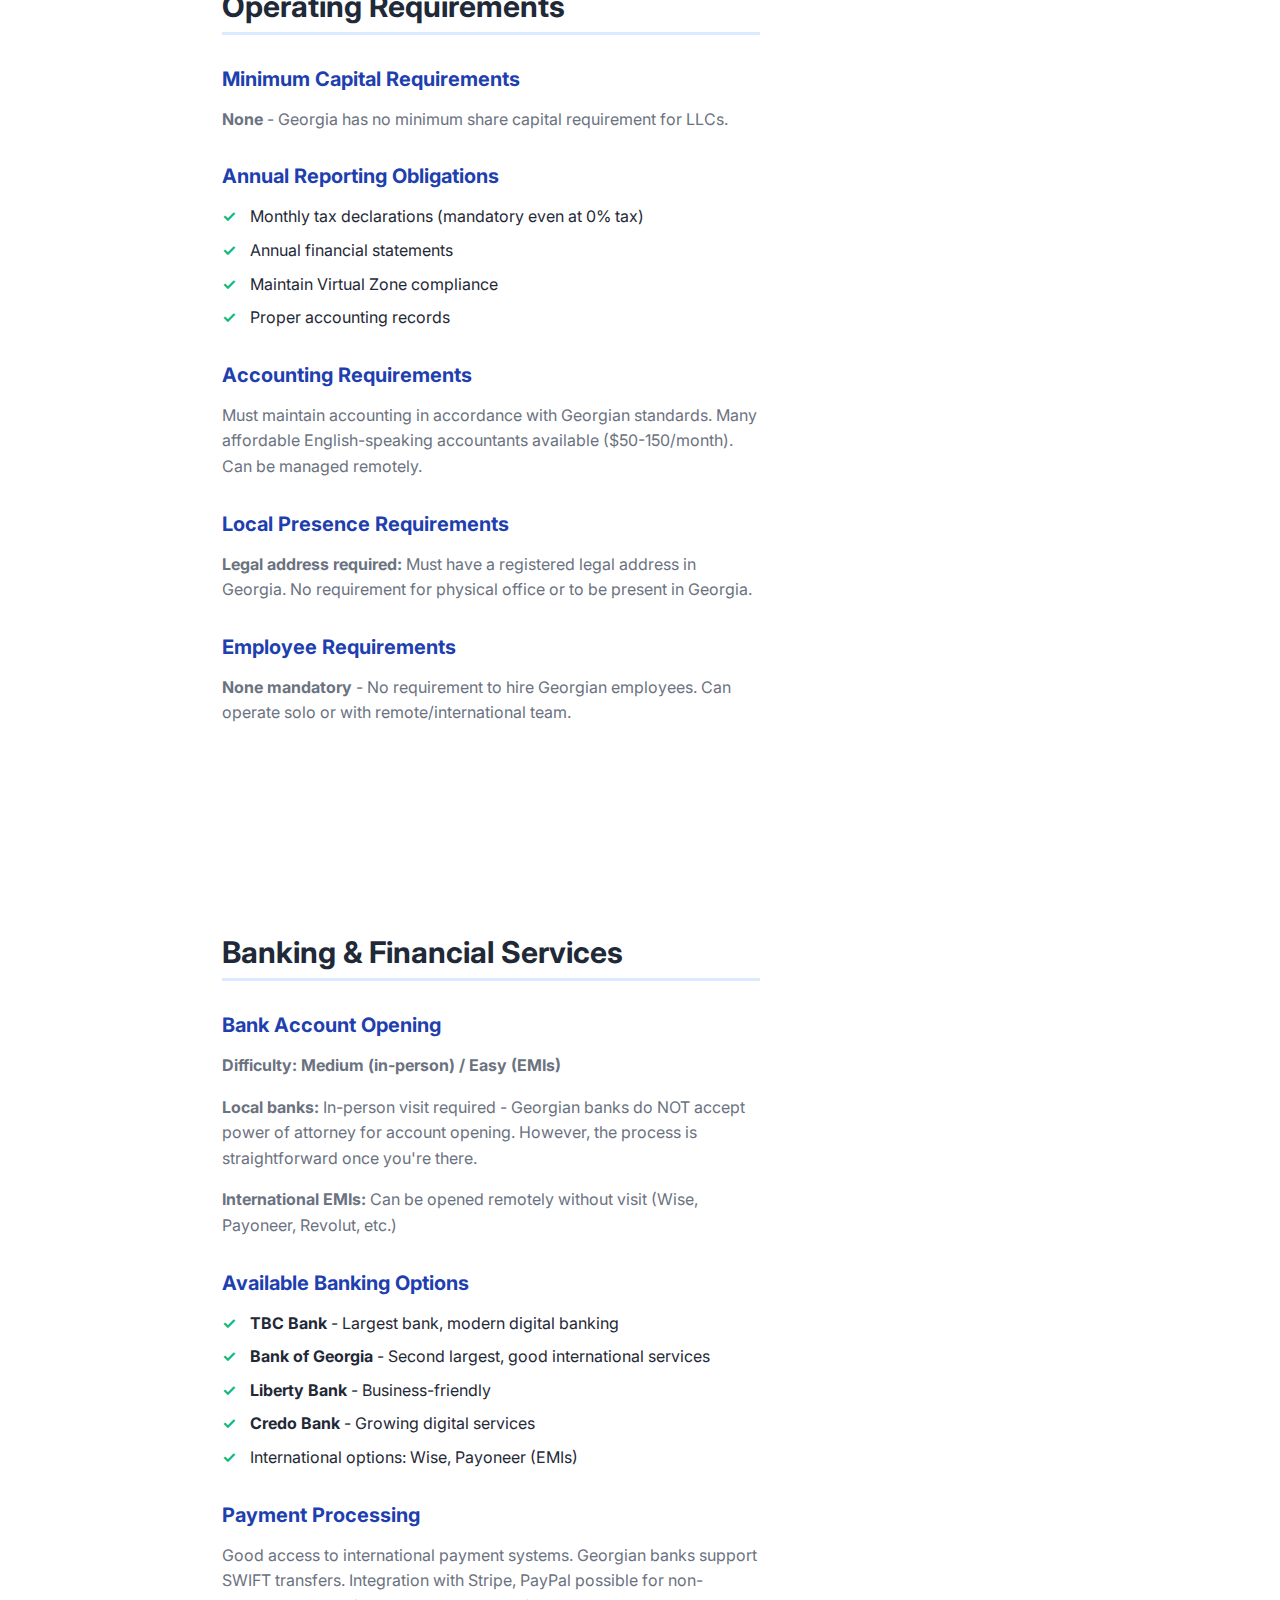
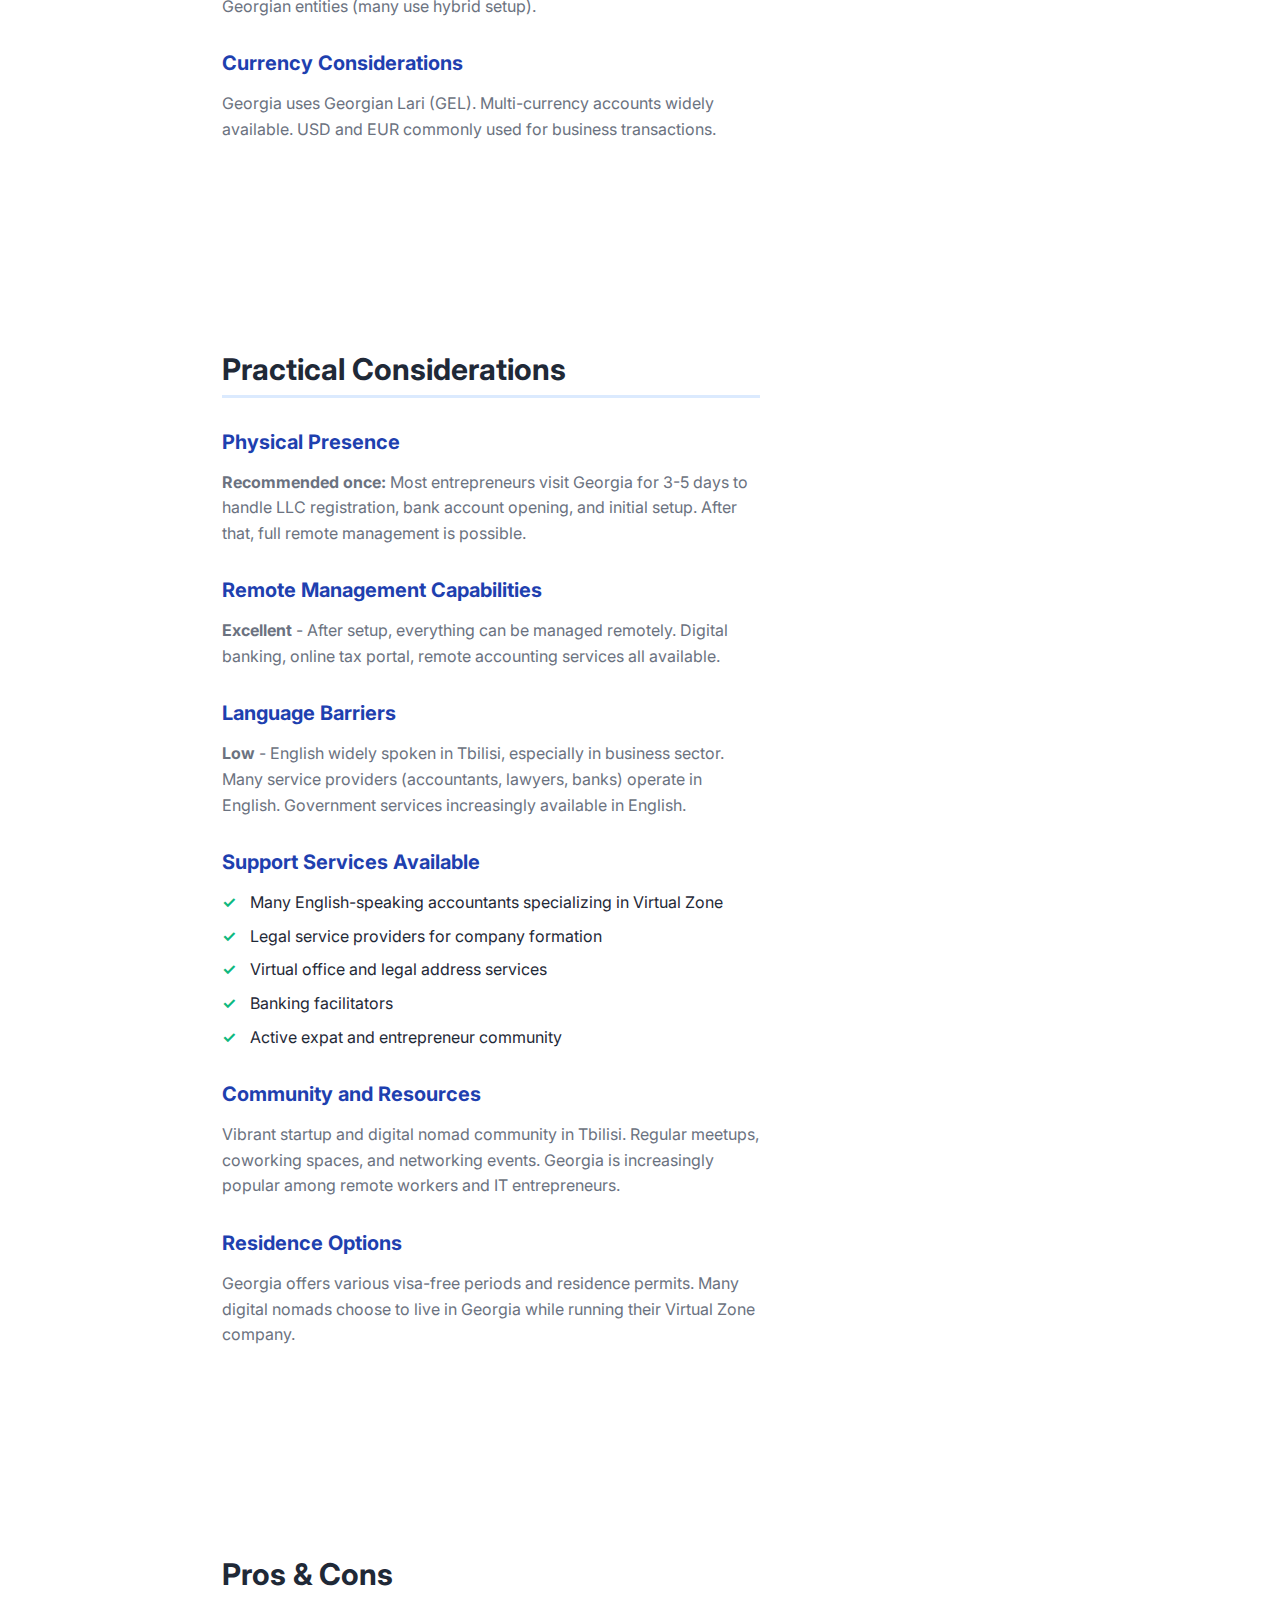
<file: georgia.html>
<!DOCTYPE html>
<html lang="en">
<head>
    <meta charset="UTF-8">
    <script>document.documentElement.setAttribute('data-theme',localStorage.getItem('theme-preference')||(matchMedia('(prefers-color-scheme:dark)').matches?'dark':'light'))</script>
    <meta name="viewport" content="width=device-width, initial-scale=1.0">
    <meta name="description" content="Complete guide to Georgia Virtual Zone 2026. Learn about 0% tax on foreign income, LLC registration, and IT company benefits.">
    <title>Georgia Virtual Zone 2026 | Complete Guide</title>

    <!-- CSS -->
    <link rel="stylesheet" href="css/reset.css">
    <link rel="stylesheet" href="css/variables.css">
    <link rel="stylesheet" href="css/main.css">
    <link rel="stylesheet" href="css/navigation.css">
    <link rel="stylesheet" href="css/footer.css">
    <link rel="stylesheet" href="css/country.css">
    <link rel="stylesheet" href="css/responsive.css">

    <!-- Google Fonts -->
    <link rel="preconnect" href="https://fonts.googleapis.com">
    <link rel="preconnect" href="https://fonts.gstatic.com" crossorigin>
    <link href="https://fonts.googleapis.com/css2?family=Inter:wght@400;500;600;700&display=swap" rel="stylesheet">
</head>
<body>
    <!-- Navigation -->
    <nav class="navbar">
        <div class="container">
            <a href="index.html" class="navbar-logo">
                🌍 E-Residency Compare
            </a>

            <div class="navbar-menu" id="navbarMenu">
                <a href="index.html">Home</a>

                <div class="dropdown">
                    <div class="dropdown-toggle">
                        Countries
                    </div>
                    <div class="dropdown-menu">
                        <a href="estonia.html">🇪🇪 Estonia</a>
                        <a href="uzbekistan.html">🇺🇿 Uzbekistan</a>
                        <a href="kazakhstan.html">🇰🇿 Kazakhstan</a>
                        <a href="georgia.html" class="active">🇬🇪 Georgia</a>
                        <a href="uae.html">🇦🇪 UAE</a>
                    </div>
                </div>

                <a href="comparison.html">Comparison</a>
                <a href="steps.html">Quick Steps</a>
                        <a href="uzbekistan-reform.html">UZ Reform</a>
                <a href="swot.html">SWOT Analysis</a>
                <a href="uzbekistan-reform.html">UZ Reform</a>
                <a href="about.html">About</a>
            </div>

            <button class="theme-toggle" aria-label="Toggle dark mode">🌙</button>

            <div class="menu-toggle" id="menuToggle">
                <span></span>
                <span></span>
                <span></span>
            </div>
        </div>
    </nav>

    <div class="navbar-spacer"></div>

    <!-- Country Header -->
    <header class="country-header">
        <div class="container">
            <div class="country-header-flag">
                <img src="assets/images/flags/georgia.webp" alt="Georgia Flag" style="width: 100%; height: 100%; object-fit: cover;">
            </div>
            <h1>Georgia Virtual Zone</h1>
            <p class="country-tagline">0% tax on foreign income for IT companies. Simple setup and business-friendly environment.</p>
        </div>
    </header>

    <!-- Country Content -->
    <div class="container country-content">
        <div class="page-layout">
            <!-- Main Content -->
            <main class="country-main">
                <!-- Overview Section -->
                <section class="country-section" id="overview">
                    <h2>Overview</h2>

            <div class="info-grid">
                <div class="info-card highlight">
                    <h4>🌐 100% Online Setup</h4>
                    <p>Yes - Foreigners can register fully online using power of attorney with a local representative</p>
                </div>

                <div class="info-card highlight">
                    <h4>🏠 Remote Management</h4>
                    <p>Yes - Full remote management of Virtual Zone company</p>
                </div>

                <div class="info-card">
                    <h4>✈️ Physical Presence Required</h4>
                    <p>Optional - With power of attorney, no visit required. Visit recommended for banking ease.</p>
                </div>
            </div>

            <p><strong>Georgia's Virtual Zone</strong> is a special legal designation for Georgian LLCs that operate in the tech or IT sector and export their services. Companies with Virtual Zone status receive income from outside Georgia while paying 0% corporate profit tax on that foreign income, along with VAT exemption.</p>

            <p><strong>Target Audience:</strong> IT companies, software developers, SaaS businesses, digital agencies, freelancers, and service providers working with international clients.</p>

            <div class="info-card">
                <h4>Key Benefits</h4>
                <ul class="list-check">
                    <li>0% corporate tax on foreign-sourced income</li>
                    <li>0% VAT on service exports</li>
                    <li>5% capital gains tax on dividends</li>
                    <li>No yearly license payments</li>
                    <li>Simple LLC registration process</li>
                    <li>Business-friendly regulatory environment</li>
                </ul>
            </div>
        </section>

                <!-- Remote Setup & Management Section -->
                <section class="country-section" id="remote-setup">
                    <h2>Can You Open & Manage Your Business Fully Online?</h2>

            <div class="remote-badge success">✓ YES - Full online setup possible with power of attorney</div>

            <h3>Can Foreigners Register Directly?</h3>
            <p><strong>Yes - 100% online registration possible for foreigners.</strong> Foreigners can register a Georgian LLC completely online without visiting Georgia by using <strong>power of attorney</strong> with a local representative (lawyer or company formation service).</p>

            <div class="info-card" style="border-left-color: var(--primary);">
                <h4>💡 Two Options for Foreigners</h4>
                <ul class="list-check">
                    <li><strong>Option 1 (Recommended):</strong> Use power of attorney with a local representative - 100% online, no visit required</li>
                    <li><strong>Option 2:</strong> Visit Georgia in person for 3-5 days to handle LLC registration and bank account opening yourself</li>
                </ul>
                <p><strong>Most entrepreneurs choose Option 1</strong> for convenience, then optionally visit Georgia later for tourism or banking.</p>
            </div>

            <h3>Setting Up Your Company (Power of Attorney Method)</h3>
            <p><strong>100% online with power of attorney.</strong> You grant power of attorney to a local lawyer or company formation service who handles all registration steps on your behalf. Everything can be completed remotely - you never need to visit Georgia.</p>

            <div class="info-grid" style="margin-top: 1rem;">
                <div class="info-card">
                    <h4>What You Do</h4>
                    <ul>
                        <li>Prepare passport and documents</li>
                        <li>Grant power of attorney (notarized + apostilled)</li>
                        <li>Sign documents remotely</li>
                        <li>Receive company registration documents</li>
                    </ul>
                </div>
                <div class="info-card">
                    <h4>What Representative Does</h4>
                    <ul>
                        <li>Register LLC with Public Registry</li>
                        <li>Obtain Tax ID Number (TIN)</li>
                        <li>Submit Virtual Zone application</li>
                        <li>Provide legal address service</li>
                    </ul>
                </div>
            </div>

            <h3>Registration Timeline</h3>
            <ul class="list-check">
                <li>If you don't have a company: ~1 month (LLC + Virtual Zone application)</li>
                <li>If you have an LLC: ~12 days (Virtual Zone application only)</li>
            </ul>

            <h3>Banking Considerations</h3>
            <p><strong>Can you open a bank account with power of attorney?</strong></p>
            <p>Unfortunately, <strong>NO</strong> - Georgian banks typically do NOT accept power of attorney for opening corporate bank accounts. Bank account opening is the main limitation for fully remote setup.</p>

            <div class="info-card" style="border-left-color: var(--warning);">
                <h4>⚠️ Banking Options</h4>
                <ul class="list-check">
                    <li><strong>Option 1 (Fully Remote):</strong> Use international EMIs (Wise, Payoneer, Revolut) - no visit needed, can open remotely</li>
                    <li><strong>Option 2 (Visit Required):</strong> Open local Georgian bank account (TBC, Bank of Georgia) - founder must visit in person</li>
                    <li><strong>Option 3 (Hybrid):</strong> Start with EMI remotely, visit Georgia later for local banking when needed</li>
                </ul>
            </div>

            <p><strong>Practical reality:</strong> Most entrepreneurs register company with power of attorney (100% online), use Wise/Payoneer initially, then optionally visit Georgia for local banking if they need it for specific business purposes.</p>

            <h3>Managing Your Business Remotely</h3>
            <p><strong>Yes - Full remote management possible.</strong> Once established, Georgian Virtual Zone companies can be managed entirely remotely.</p>

            <ul class="list-check">
                <li>No requirement to be physically present in Georgia</li>
                <li>Monthly tax declarations filed online (even if zero)</li>
                <li>Digital banking available</li>
                <li>Remote accounting services widely available</li>
            </ul>

            <h3>Important Restriction</h3>
            <div class="info-card">
                <h4>⚠️ Client Location Requirement</h4>
                <p><strong>Business may not be run within Georgia.</strong> Your customers must be based outside of Georgia for Virtual Zone benefits to apply. Tax benefits only apply to foreign clients - local Georgian clients are taxed normally.</p>
            </div>

            <div class="info-card">
                <h4>💡 Common Approaches</h4>
                <ul>
                    <li><strong>100% Remote:</strong> Use power of attorney for LLC registration, EMI for banking (Wise/Payoneer), Virtual Zone application online - never visit Georgia</li>
                    <li><strong>Hybrid:</strong> Register LLC remotely with power of attorney, visit Georgia once (3-5 days) for local bank account, then manage remotely</li>
                    <li><strong>In-Person:</strong> Visit Georgia for initial setup, handle everything yourself, then manage remotely</li>
                </ul>
            </div>
        </section>

                <!-- Program Details Section -->
                <section class="country-section" id="program-details">
                    <h2>Program Details</h2>

            <h3>Official Program Name</h3>
            <p><strong>Virtual Zone Person Status</strong> - Special tax status awarded by Georgia's Ministry of Finance</p>

            <h3>Legal Framework</h3>
            <p>Virtual Zone status is a legal designation for Georgian LLCs that export tech and IT services. Governed by Georgian Tax Code provisions on Virtual Zone.</p>

            <h3>Eligibility Requirements</h3>
            <ul class="list-check">
                <li>Must be a registered Georgian LLC (not Individual Entrepreneur or foreign company)</li>
                <li>Business activity must be IT/tech services for export</li>
                <li>All clients must be based outside Georgia</li>
                <li>Can apply immediately after opening a new LLC</li>
            </ul>

            <h3>Eligible Activities</h3>
            <ul class="list-check">
                <li>Software development</li>
                <li>SaaS and cloud services</li>
                <li>IT consulting and support</li>
                <li>Digital marketing and design</li>
                <li>Web development</li>
                <li>Mobile app development</li>
                <li>Other digital/IT services exported abroad</li>
            </ul>

            <h3>Restrictions and Limitations</h3>
            <ul class="list-cross">
                <li>Only Georgian LLCs eligible (not IEs or foreign entities)</li>
                <li>Cannot serve Georgian clients under Virtual Zone benefits</li>
                <li>Must file monthly declarations (even if zero)</li>
                <li>Must maintain compliance with status requirements</li>
                <li>0% tax only applies to foreign-sourced income</li>
            </ul>
        </section>

                <!-- Tax Structure -->
                <section class="country-section" id="tax-structure">
                    <h2>Tax Structure: Standard vs Virtual Zone</h2>

            <div class="info-card" style="border-left-color: var(--warning); margin-bottom: 2rem;">
                <h4>⚠️ IMPORTANT: Virtual Zone is a SPECIAL STATUS</h4>
                <p>The 0% tax on foreign income is NOT automatic. You must first register a regular Georgian LLC (subject to standard 15% corporate tax), THEN apply separately for Virtual Zone status to receive tax benefits on foreign income.</p>
            </div>

            <h3>Standard Georgian Company Tax Rates (Without Virtual Zone)</h3>
            <table class="tax-table">
                <thead>
                    <tr>
                        <th>Tax Type</th>
                        <th>Standard Rate (Regular LLC)</th>
                    </tr>
                </thead>
                <tbody>
                    <tr>
                        <td>Corporate Income Tax</td>
                        <td>15%</td>
                    </tr>
                    <tr>
                        <td>VAT</td>
                        <td>18%</td>
                    </tr>
                    <tr>
                        <td>Personal Income Tax</td>
                        <td>20%</td>
                    </tr>
                    <tr>
                        <td>Alternative: Small Business Tax</td>
                        <td>1% of turnover (if eligible)</td>
                    </tr>
                </tbody>
            </table>

            <h3 style="margin-top: 2rem;">Virtual Zone Status Tax Rates (Special Program)</h3>
            <table class="tax-table">
                <thead>
                    <tr>
                        <th>Tax Type</th>
                        <th>Rate</th>
                    </tr>
                </thead>
                <tbody>
                    <tr>
                        <td>Corporate Tax (foreign income - Virtual Zone)</td>
                        <td>0%</td>
                    </tr>
                    <tr>
                        <td>VAT (service exports - Virtual Zone)</td>
                        <td>0%</td>
                    </tr>
                    <tr>
                        <td>Capital Gains Tax (dividends)</td>
                        <td>5%</td>
                    </tr>
                    <tr>
                        <td>Corporate Tax (standard, if applicable)</td>
                        <td>15%</td>
                    </tr>
                    <tr>
                        <td>Personal Income Tax</td>
                        <td>20% (flat rate)</td>
                    </tr>
                    <tr>
                        <td>Social Contributions</td>
                        <td>Minimal</td>
                    </tr>
                </tbody>
            </table>

            <h3>Virtual Zone Tax Benefits</h3>
            <p><strong>0% corporate profit tax</strong> on income received from foreign clients (clients based outside Georgia).</p>
            <p><strong>0% VAT</strong> on exported IT services.</p>
            <p><strong>5% capital gains tax</strong> when distributing profits as dividends to shareholders.</p>
            <p><strong>No yearly license payments</strong> - unlike some other special regimes.</p>

            <h3>Alternative: Small Business Status</h3>
            <p>Georgia also offers a <strong>1% turnover tax</strong> regime for small businesses (if annual turnover is below threshold). This is an alternative to Virtual Zone for those who don't export or prefer simplicity.</p>

            <h3>Duration of Benefits</h3>
            <p><strong>Ongoing</strong> - Benefits continue as long as you maintain Virtual Zone status and comply with requirements. No expiration date.</p>

            <h3>Compliance Requirements</h3>
            <ul class="list-check">
                <li>File monthly tax declarations (even if zero income)</li>
                <li>Keep proper accounting records</li>
                <li>Ensure clients are based outside Georgia</li>
                <li>Stay on top of compliance obligations</li>
            </ul>
        </section>

                <!-- Company Formation Process -->
                <section class="country-section" id="company-formation">
                    <h2>Complete Journey: From Foreigner to Virtual Zone Company</h2>

            <div class="info-card" style="border-left-color: var(--primary); margin-bottom: 2rem;">
                <h4>⚠️ PREREQUISITE: Must Register Georgian LLC First</h4>
                <p>Only <strong>Georgian LLCs</strong> can apply for Virtual Zone status. Individual Entrepreneurs (IE) and foreign companies are NOT eligible. You must register a Georgian LLC first.</p>
            </div>

            <h3>The Two-Stage Process</h3>
            <div class="info-grid">
                <div class="info-card">
                    <h4>Stage 1: Register Georgian LLC</h4>
                    <p>First, register an LLC with National Agency of Public Registry (1-2 days, subject to standard 15% corporate tax)</p>
                </div>
                <div class="info-card">
                    <h4>Stage 2: Apply for Virtual Zone</h4>
                    <p>Then apply to Ministry of Finance for Virtual Zone status (~12 days) to get 0% tax on foreign income</p>
                </div>
            </div>

            <h3>Key Restriction of Virtual Zone</h3>
            <div class="info-card" style="border-left-color: var(--danger);">
                <h4>⚠️ Foreign Clients Only</h4>
                <p><strong>You CANNOT serve Georgian clients</strong> under Virtual Zone benefits. All your clients must be based outside Georgia. Income from Georgian clients would be taxed at standard 15% rate.</p>
            </div>

            <hr class="divider">

            <h2>Step-by-Step Process</h2>

            <div class="process-steps">
                <div class="process-step" data-step="1">
                    <h4>Prepare Documents & Power of Attorney (if Remote)</h4>
                    <p>If registering remotely (without visiting Georgia), you need to prepare a <strong>notarized and apostilled Power of Attorney</strong> granting a local Georgian lawyer or service company the right to act on your behalf. If visiting in person, you can skip the PoA.</p>
                    <div class="process-step-meta">
                        <span>⏱️ <strong>Duration:</strong> 3-7 days (apostille processing in your country)</span>
                        <span>💰 <strong>Cost:</strong> $50-150 (notary + apostille + shipping)</span>
                    </div>
                    <div class="process-step-docs">
                        <h5>Documents You Prepare:</h5>
                        <ul>
                            <li>Passport copy (notarized)</li>
                            <li>Power of Attorney — notarized and apostilled (for remote registration)</li>
                            <li>Desired company name (must be unique in Georgian registry)</li>
                            <li>Business activity description</li>
                        </ul>
                        <h5>Two Options for Foreigners:</h5>
                        <ul>
                            <li><strong>Option 1 (100% Remote):</strong> Grant PoA to a local lawyer/service. They handle everything — you never visit Georgia.</li>
                            <li><strong>Option 2 (In-Person):</strong> Visit Georgia and register at the Public Registry office yourself.</li>
                        </ul>
                    </div>
                </div>

                <div class="process-step" data-step="2">
                    <h4>Register Georgian LLC</h4>
                    <p>Your lawyer (or you in person) submits the application to the <strong>National Agency of Public Registry (NAPR)</strong>. Standard registration takes 1-2 business days. Express (same-day) registration is available for a higher fee.</p>
                    <div class="process-step-meta">
                        <span>⏱️ <strong>Duration:</strong> 1-2 business days (standard) or same day (express, ~200 GEL)</span>
                        <span>💰 <strong>Cost:</strong> 100 GEL (~$35) standard / 200 GEL (~$70) express</span>
                    </div>
                    <div class="process-step-docs">
                        <h5>What Is Registered:</h5>
                        <ul>
                            <li>Company name and legal form (LLC / შპს)</li>
                            <li>Founder(s) and director information</li>
                            <li>Legal address in Georgia (provided by service or lawyer)</li>
                            <li>Charter/articles of association (ustavi)</li>
                        </ul>
                    </div>
                </div>

                <div class="process-step" data-step="3">
                    <h4>Receive Tax ID Number (TIN)</h4>
                    <p>TIN is <strong>automatically assigned</strong> when the LLC is registered. The Revenue Service of Georgia issues the number — no separate application needed.</p>
                    <div class="process-step-meta">
                        <span>⏱️ <strong>Duration:</strong> Same day (automatic with LLC registration)</span>
                        <span>💰 <strong>Cost:</strong> Free</span>
                    </div>
                </div>

                <div class="process-step" data-step="4">
                    <h4>Open Business Bank Account</h4>
                    <p>Open a corporate bank account with a Georgian bank. Some banks allow remote account opening for foreigners (TBC Bank has online onboarding), others may require an in-person visit or video call.</p>
                    <div class="process-step-meta">
                        <span>⏱️ <strong>Duration:</strong> 1-3 business days</span>
                        <span>💰 <strong>Cost:</strong> Minimal (most banks: free to open, ~$5-15/month maintenance)</span>
                    </div>
                    <div class="process-step-docs">
                        <h5>Popular Banks:</h5>
                        <ul>
                            <li>TBC Bank — largest bank, online onboarding available</li>
                            <li>Bank of Georgia — second largest, reliable</li>
                            <li>Liberty Bank</li>
                            <li>Credo Bank</li>
                        </ul>
                    </div>
                </div>

                <div class="process-step" data-step="5">
                    <h4>Apply for Virtual Zone Status</h4>
                    <p>Submit application to the <strong>Ministry of Finance</strong> for Virtual Zone Person (VZP) status. Application can be done online through the tax portal (rs.ge). You must describe your IT activities and confirm that your clients are located outside Georgia.</p>
                    <div class="process-step-meta">
                        <span>⏱️ <strong>Duration:</strong> 1 day (application submission)</span>
                        <span>💰 <strong>Cost:</strong> Free</span>
                    </div>
                    <div class="process-step-docs">
                        <h5>Application Requirements:</h5>
                        <ul>
                            <li>Registered Georgian LLC with TIN</li>
                            <li>Description of IT/tech business activities (software, SaaS, etc.)</li>
                            <li>Confirmation that services are provided to clients outside Georgia</li>
                            <li>Bank account (recommended but not strictly required)</li>
                        </ul>
                    </div>
                </div>

                <div class="process-step" data-step="6">
                    <h4>Ministry of Finance Review & Approval</h4>
                    <p>The Ministry of Finance reviews your application and verifies that your business qualifies as an IT company serving foreign clients. Once approved, your company officially becomes a <strong>Virtual Zone Person</strong> and 0% profit tax on IT services exported abroad applies immediately.</p>
                    <div class="process-step-meta">
                        <span>⏱️ <strong>Duration:</strong> ~10-12 business days (review period)</span>
                        <span>💰 <strong>Cost:</strong> Free</span>
                    </div>
                </div>

                <div class="process-step" data-step="7">
                    <h4>Set Up Accounting & Compliance</h4>
                    <p>Engage a local accountant or use online accounting services. Georgian companies must file <strong>monthly tax declarations</strong> (even if zero activity) and an annual report. Declarations are submitted via the Revenue Service portal (rs.ge).</p>
                    <div class="process-step-meta">
                        <span>⏱️ <strong>Duration:</strong> Ongoing</span>
                        <span>💰 <strong>Cost:</strong> ~$50-150/month for accounting services</span>
                    </div>
                </div>
            </div>

            <h3>Total Estimated Costs & Timeline</h3>
            <div class="info-grid">
                <div class="info-card">
                    <h4>⏱ Total Timeline</h4>
                    <p><strong>~3-5 weeks</strong> from document prep to operational (PoA apostille 3-7 days + LLC 1-2 days + bank 1-3 days + Virtual Zone review 10-12 biz days)</p>
                </div>

                <div class="info-card">
                    <h4>Initial Setup</h4>
                    <p>$400 - $800 (LLC registration, legal address, notary, agent services)</p>
                </div>

                <div class="info-card">
                    <h4>Annual Ongoing</h4>
                    <p>$600 - $2,000 (accounting, legal address, bank fees, compliance)</p>
                </div>
            </div>
        </section>

                <!-- Operating Requirements -->
                <section class="country-section" id="operating-requirements">
                    <h2>Operating Requirements</h2>

            <h3>Minimum Capital Requirements</h3>
            <p><strong>None</strong> - Georgia has no minimum share capital requirement for LLCs.</p>

            <h3>Annual Reporting Obligations</h3>
            <ul class="list-check">
                <li>Monthly tax declarations (mandatory even at 0% tax)</li>
                <li>Annual financial statements</li>
                <li>Maintain Virtual Zone compliance</li>
                <li>Proper accounting records</li>
            </ul>

            <h3>Accounting Requirements</h3>
            <p>Must maintain accounting in accordance with Georgian standards. Many affordable English-speaking accountants available ($50-150/month). Can be managed remotely.</p>

            <h3>Local Presence Requirements</h3>
            <p><strong>Legal address required:</strong> Must have a registered legal address in Georgia. No requirement for physical office or to be present in Georgia.</p>

            <h3>Employee Requirements</h3>
            <p><strong>None mandatory</strong> - No requirement to hire Georgian employees. Can operate solo or with remote/international team.</p>
        </section>

                <!-- Banking & Financial Services -->
                <section class="country-section" id="banking">
                    <h2>Banking & Financial Services</h2>

            <h3>Bank Account Opening</h3>
            <p><strong>Difficulty: Medium (in-person) / Easy (EMIs)</strong></p>
            <p><strong>Local banks:</strong> In-person visit required - Georgian banks do NOT accept power of attorney for account opening. However, the process is straightforward once you're there.</p>
            <p><strong>International EMIs:</strong> Can be opened remotely without visit (Wise, Payoneer, Revolut, etc.)</p>

            <h3>Available Banking Options</h3>
            <ul class="list-check">
                <li><strong>TBC Bank</strong> - Largest bank, modern digital banking</li>
                <li><strong>Bank of Georgia</strong> - Second largest, good international services</li>
                <li><strong>Liberty Bank</strong> - Business-friendly</li>
                <li><strong>Credo Bank</strong> - Growing digital services</li>
                <li>International options: Wise, Payoneer (EMIs)</li>
            </ul>

            <h3>Payment Processing</h3>
            <p>Good access to international payment systems. Georgian banks support SWIFT transfers. Integration with Stripe, PayPal possible for non-Georgian entities (many use hybrid setup).</p>

            <h3>Currency Considerations</h3>
            <p>Georgia uses Georgian Lari (GEL). Multi-currency accounts widely available. USD and EUR commonly used for business transactions.</p>
        </section>

                <!-- Practical Considerations -->
                <section class="country-section" id="practical">
                    <h2>Practical Considerations</h2>

            <h3>Physical Presence</h3>
            <p><strong>Recommended once:</strong> Most entrepreneurs visit Georgia for 3-5 days to handle LLC registration, bank account opening, and initial setup. After that, full remote management is possible.</p>

            <h3>Remote Management Capabilities</h3>
            <p><strong>Excellent</strong> - After setup, everything can be managed remotely. Digital banking, online tax portal, remote accounting services all available.</p>

            <h3>Language Barriers</h3>
            <p><strong>Low</strong> - English widely spoken in Tbilisi, especially in business sector. Many service providers (accountants, lawyers, banks) operate in English. Government services increasingly available in English.</p>

            <h3>Support Services Available</h3>
            <ul class="list-check">
                <li>Many English-speaking accountants specializing in Virtual Zone</li>
                <li>Legal service providers for company formation</li>
                <li>Virtual office and legal address services</li>
                <li>Banking facilitators</li>
                <li>Active expat and entrepreneur community</li>
            </ul>

            <h3>Community and Resources</h3>
            <p>Vibrant startup and digital nomad community in Tbilisi. Regular meetups, coworking spaces, and networking events. Georgia is increasingly popular among remote workers and IT entrepreneurs.</p>

            <h3>Residence Options</h3>
            <p>Georgia offers various visa-free periods and residence permits. Many digital nomads choose to live in Georgia while running their Virtual Zone company.</p>
        </section>

                <!-- Pros & Cons -->
                <section class="country-section" id="pros-cons">
                    <h2>Pros & Cons</h2>

            <div class="pros-cons">
                <div class="pros">
                    <h3>✓ Advantages</h3>
                    <ul class="list-check">
                        <li>0% tax on foreign income (most income for exporters)</li>
                        <li>0% VAT on service exports</li>
                        <li>Only 5% dividend tax</li>
                        <li>Simple and fast LLC registration</li>
                        <li>Low setup and operational costs</li>
                        <li>Business-friendly environment</li>
                        <li>English widely spoken</li>
                        <li>Good banking and digital infrastructure</li>
                        <li>Remote management possible</li>
                        <li>Popular among digital nomads (easy to live there)</li>
                    </ul>
                </div>

                <div class="cons">
                    <h3>✗ Disadvantages/Challenges</h3>
                    <ul class="list-cross">
                        <li>Cannot serve Georgian clients under Virtual Zone</li>
                        <li>Monthly declarations required even at 0%</li>
                        <li>Less international prestige than EU jurisdictions</li>
                        <li>Banking may require visit (though remote options exist)</li>
                        <li>Compliance burden (monthly filings)</li>
                        <li>Payment processing for some platforms may require workarounds</li>
                        <li>Tax benefits only for foreign-sourced income</li>
                    </ul>
                </div>
            </div>
        </section>

                <!-- Resources & Links -->
                <section class="country-section" id="resources">
                    <h2>Resources & Links</h2>

            <div class="resources-list">
                <a href="https://rs.ge/" target="_blank" rel="noopener" class="resource-link">
                    <div class="resource-icon">🏛️</div>
                    <div class="resource-info">
                        <h4>National Agency of Public Registry</h4>
                        <p>Register your LLC and official business services</p>
                    </div>
                </a>

                <a href="https://rs.ge/VirtualZone" target="_blank" rel="noopener" class="resource-link">
                    <div class="resource-icon">📋</div>
                    <div class="resource-info">
                        <h4>Virtual Zone Registration</h4>
                        <p>Apply for Virtual Zone Person status</p>
                    </div>
                </a>

                <a href="https://investingeorgia.org/" target="_blank" rel="noopener" class="resource-link">
                    <div class="resource-icon">🚀</div>
                    <div class="resource-info">
                        <h4>Invest in Georgia</h4>
                        <p>Government portal for business information and investment</p>
                    </div>
                </a>

                <a href="https://www.gegidze.com/virtual-zone-llc-services-in-georgia" target="_blank" rel="noopener" class="resource-link">
                    <div class="resource-icon">💼</div>
                    <div class="resource-info">
                        <h4>Virtual Zone Services (Gegidze)</h4>
                        <p>Professional services for Virtual Zone setup and compliance</p>
                    </div>
                </a>
            </div>

            <p class="text-secondary mt-xl"><em>Last updated: February 2026. Tax rates and requirements subject to change. Always verify current information with official sources and tax advisors.</em></p>
        </section>

                <!-- Download Guide -->
                <div class="download-guide">
                    <h3>📄 Georgia Virtual Zone Registration Guide</h3>
                    <p>A complete step-by-step PDF guide for setting up a Virtual Zone IT company in Georgia.</p>
                    <span class="download-btn disabled">
                        <span class="btn-icon">⏳</span>
                        Coming Soon
                    </span>
                </div>

                <!-- CTA -->
                <div class="text-center mt-xl mb-xl">
                    <a href="comparison.html" class="btn btn-primary btn-large">Compare with Other Countries →</a>
                </div>
            </main>

            <!-- Table of Contents Sidebar -->
            <aside class="toc-sidebar">
                <div class="toc-title">On This Page</div>
                <ul class="toc-list">
                    <li><a href="#overview">Overview</a></li>
                    <li><a href="#remote-setup">Remote Setup & Management</a></li>
                    <li><a href="#program-details">Program Details</a></li>
                    <li><a href="#tax-structure">Tax Structure</a></li>
                    <li><a href="#company-formation">Company Formation</a></li>
                    <li><a href="#operating-requirements">Operating Requirements</a></li>
                    <li><a href="#banking">Banking & Financial</a></li>
                    <li><a href="#practical">Practical Considerations</a></li>
                    <li><a href="#pros-cons">Pros & Cons</a></li>
                    <li><a href="#resources">Resources & Links</a></li>
                </ul>
            </aside>
        </div>
    </div>

    <!-- Footer -->
    <footer class="footer">
        <div class="container">
            <div class="footer-disclaimer">
                <p><strong>Disclaimer:</strong> This information is for educational purposes only. Tax rates, fees, and requirements may change. Always verify current information with official sources and consult with legal and tax professionals before making decisions.</p>
            </div>

            <div class="footer-content">
                <div class="footer-section">
                    <h3>E-Residency Compare</h3>
                    <p>Helping digital entrepreneurs and IT companies find the best jurisdiction for their remote business.</p>
                </div>

                <div class="footer-section">
                    <h3>Countries</h3>
                    <div class="footer-links footer-countries">
                        <a href="estonia.html">🇪🇪 Estonia</a>
                        <a href="uzbekistan.html">🇺🇿 Uzbekistan</a>
                        <a href="kazakhstan.html">🇰🇿 Kazakhstan</a>
                        <a href="georgia.html">🇬🇪 Georgia</a>
                        <a href="uae.html">🇦🇪 UAE</a>
                    </div>
                </div>

                <div class="footer-section">
                    <h3>Quick Links</h3>
                    <div class="footer-links">
                        <a href="index.html">Home</a>
                        <a href="comparison.html">Comparison</a>
                        <a href="steps.html">Quick Steps</a>
                        <a href="uzbekistan-reform.html">UZ Reform</a>
                        <a href="about.html">About & Sources</a>
                    </div>
                </div>
            </div>

            <div class="footer-bottom">
                <p>&copy; 2026 E-Residency Compare. All rights reserved.</p>
                <p class="footer-updated">Last updated: February 2026</p>
            </div>
        </div>
    </footer>

    <!-- JavaScript -->
    <script src="js/navigation.js"></script>
    <script src="js/smooth-scroll.js"></script>
    <script src="js/scroll-spy.js"></script>
    <script src="js/theme-toggle.js"></script>
</body>
</html>
</file>
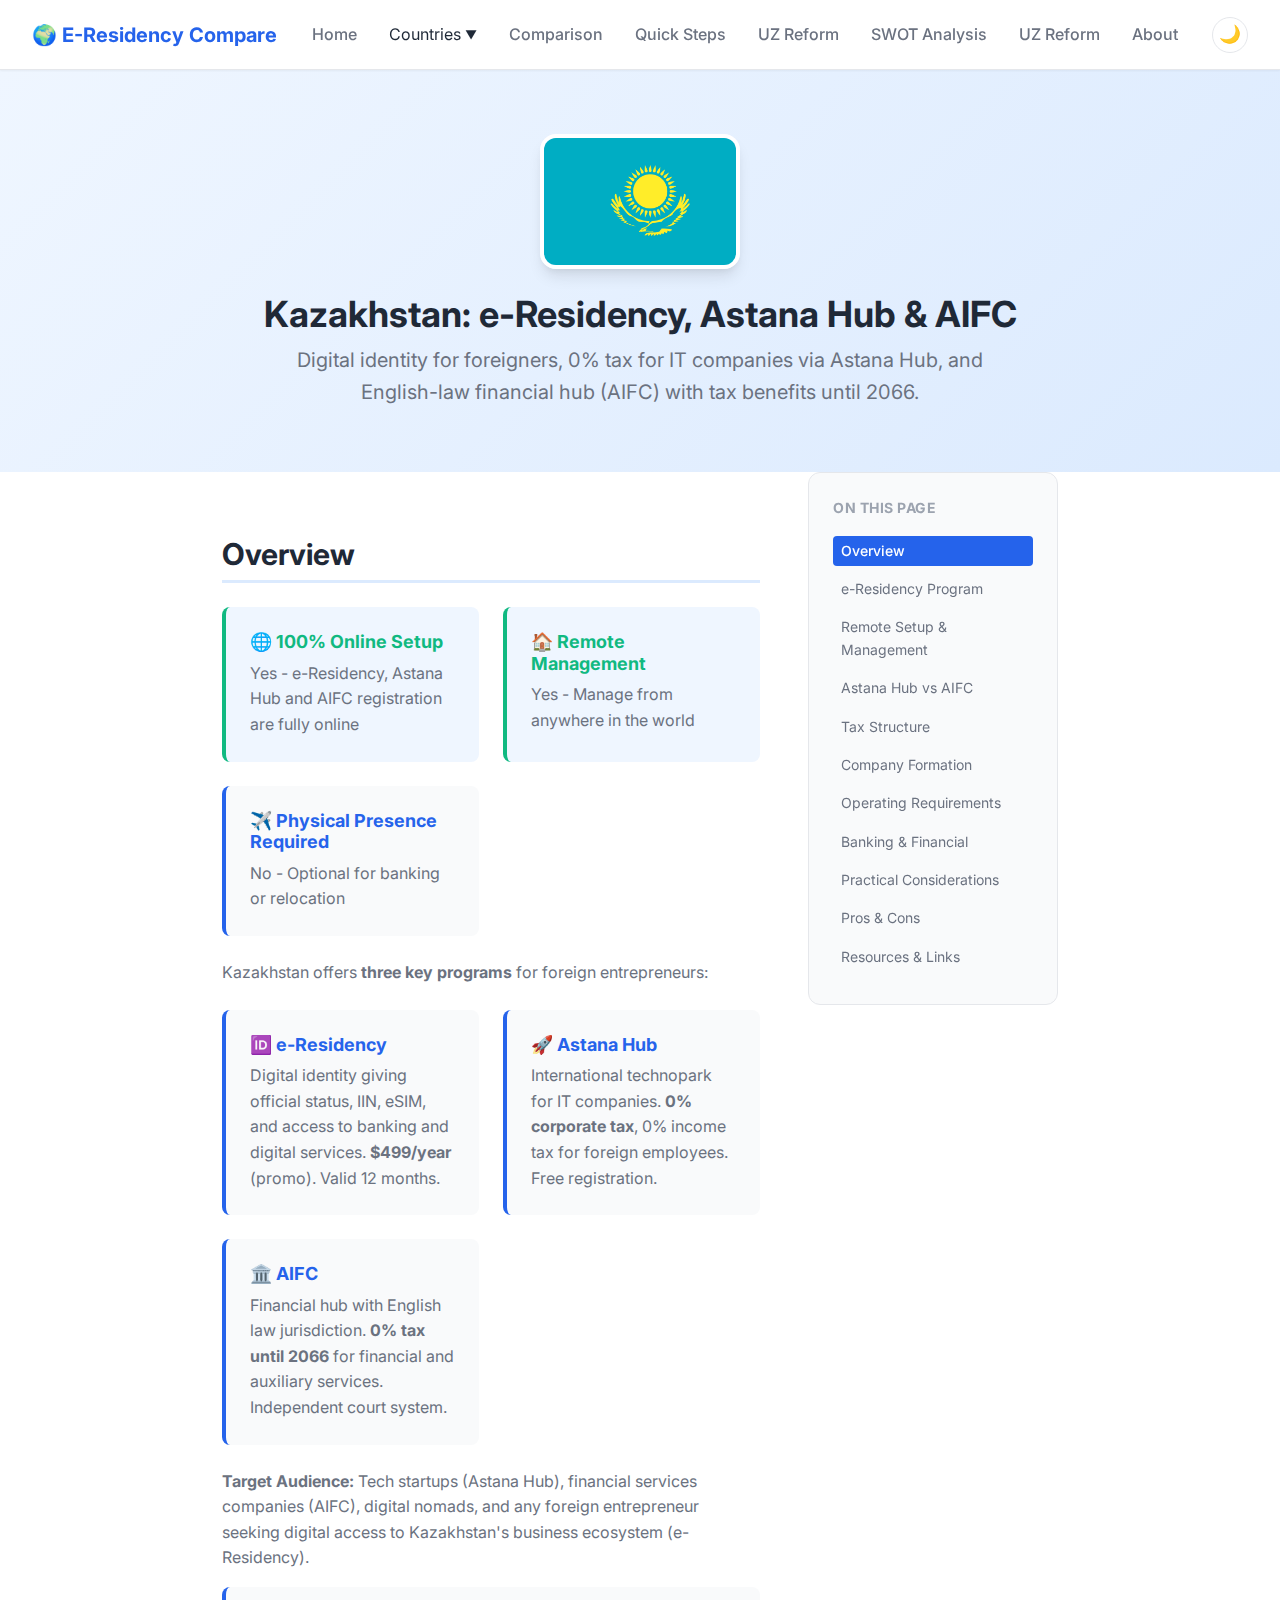
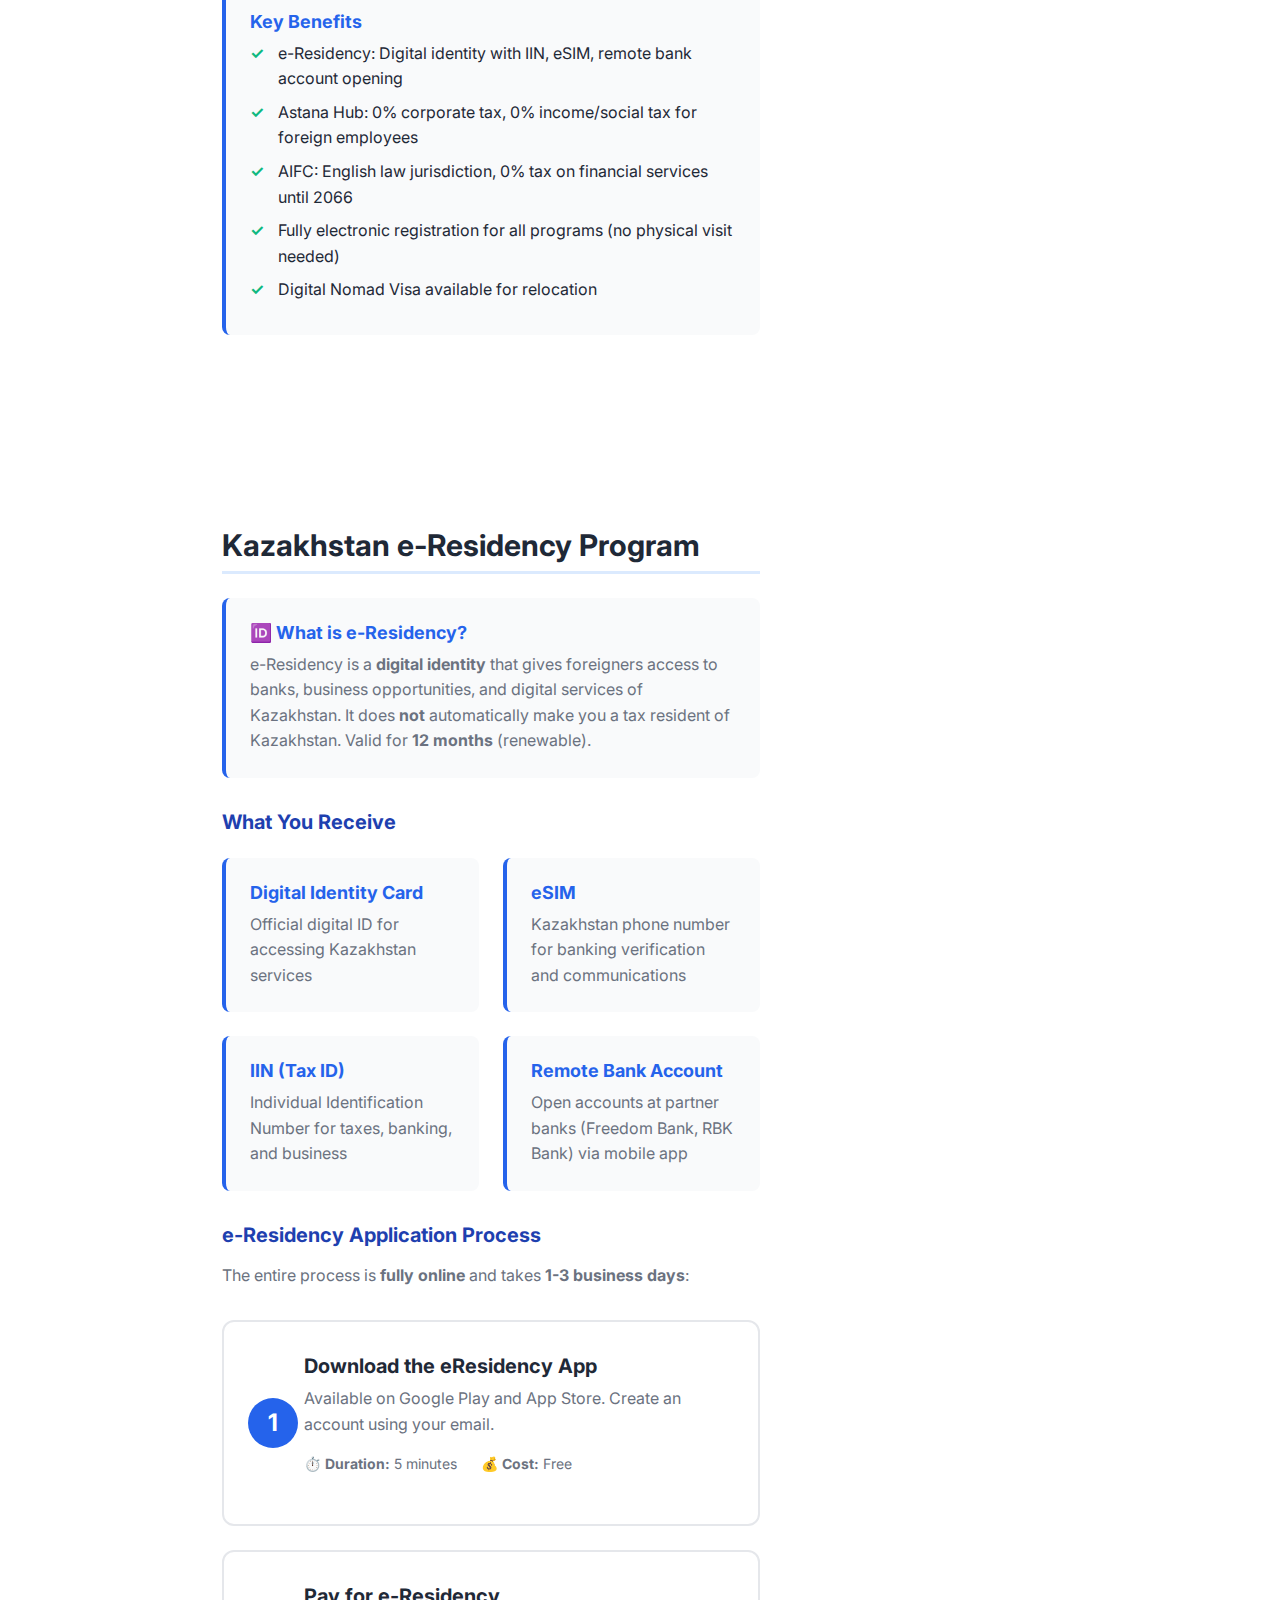
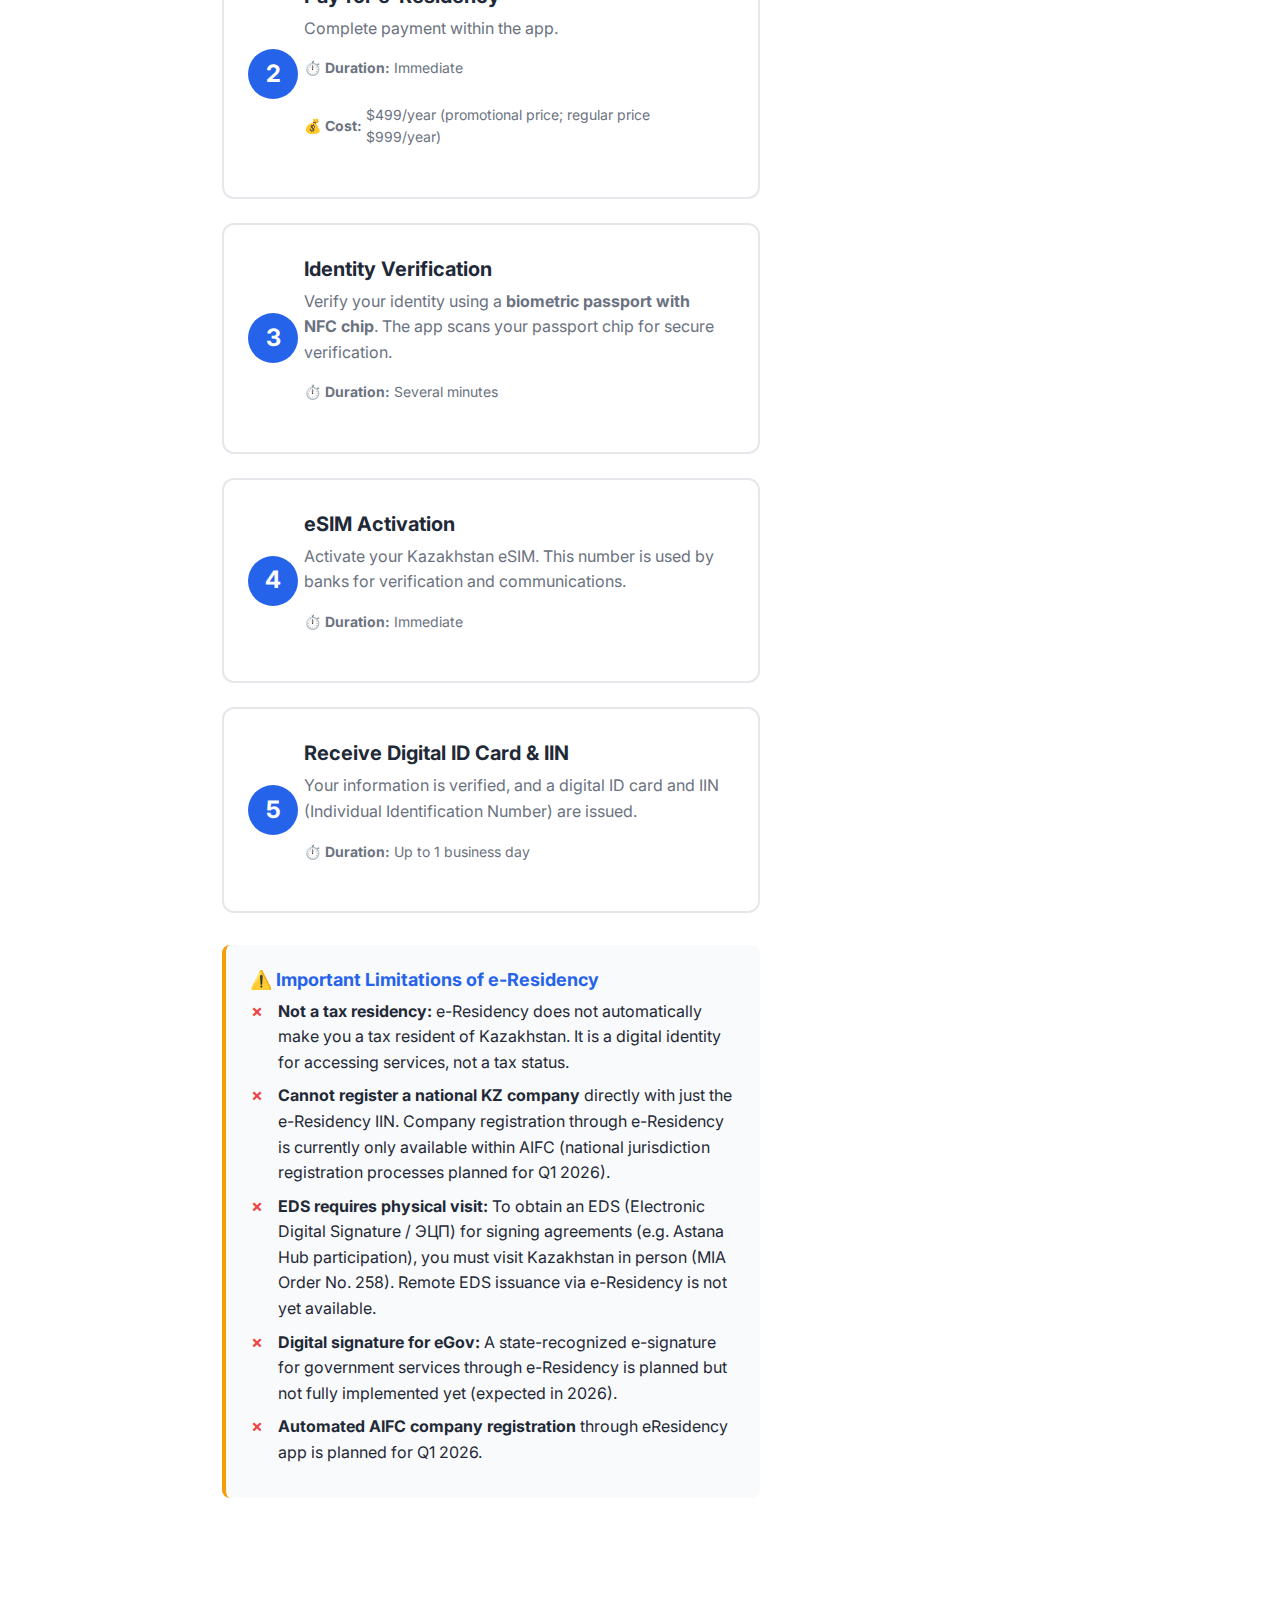
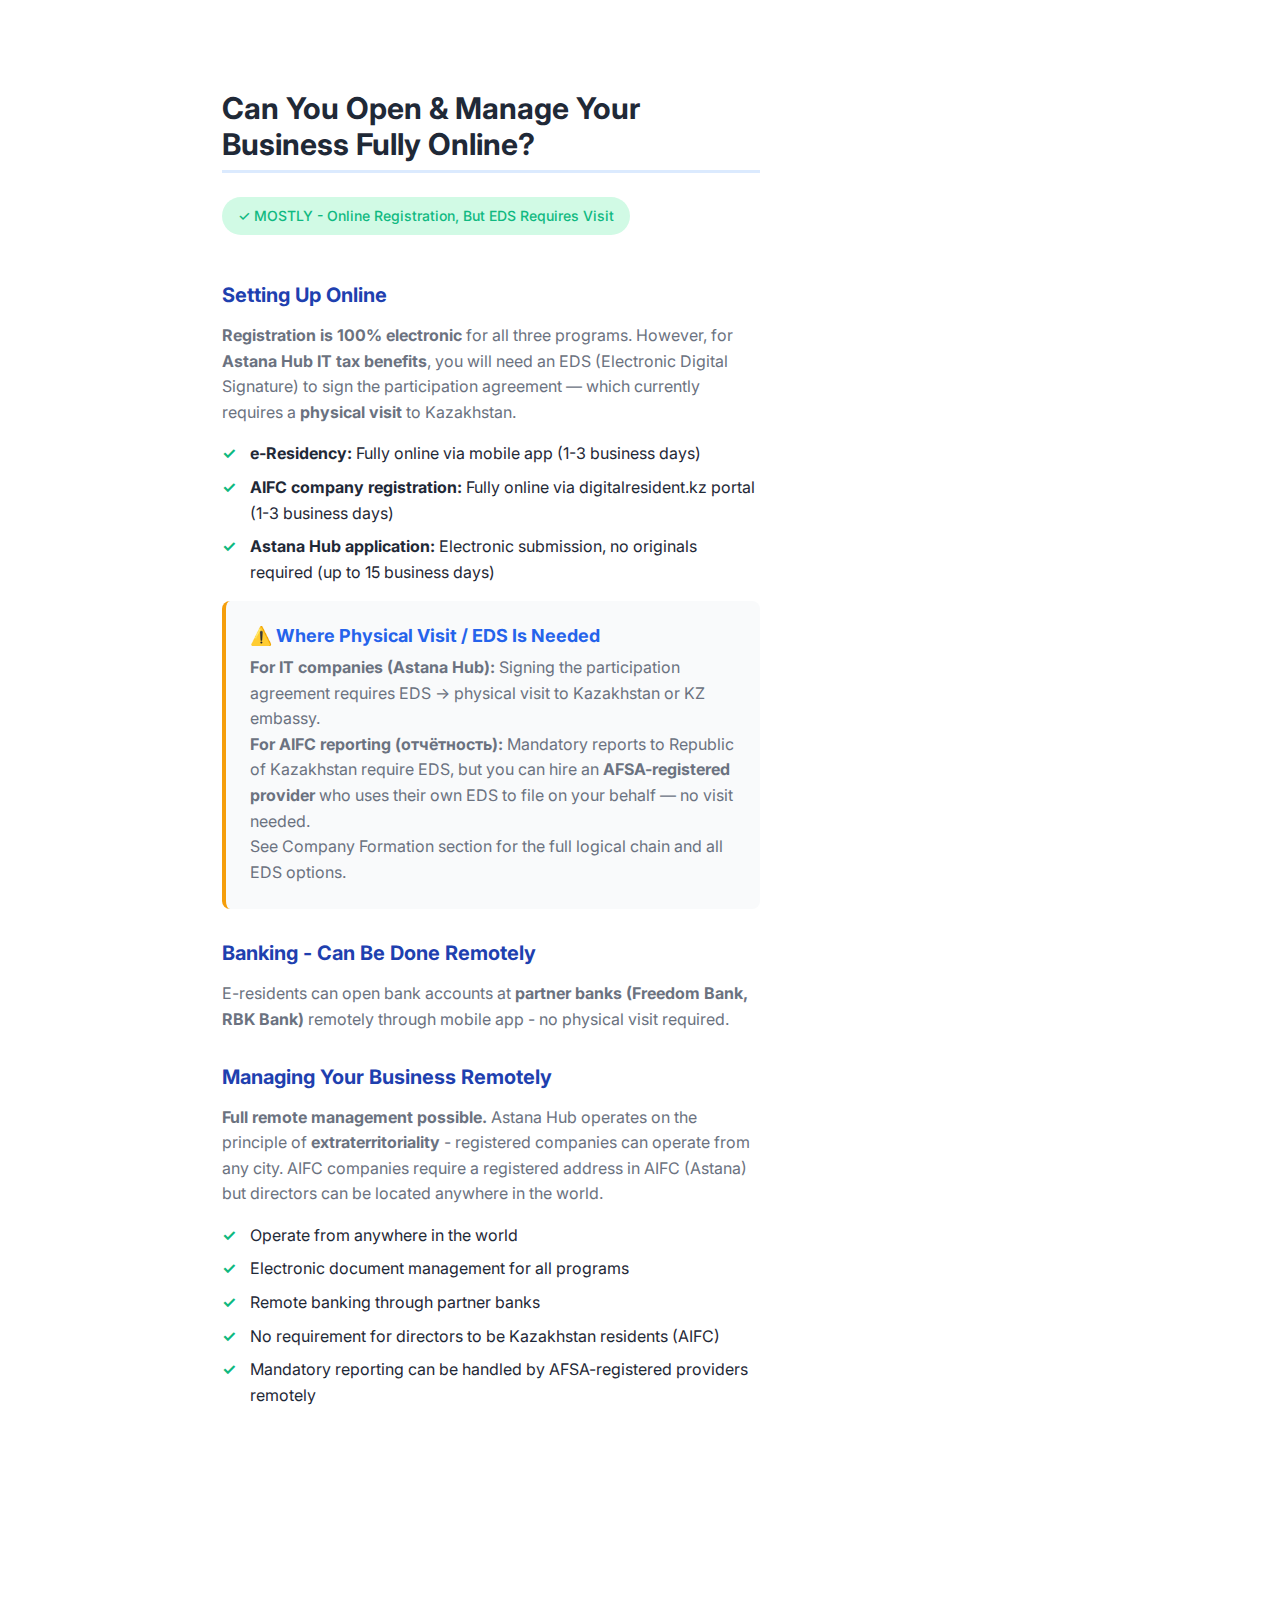
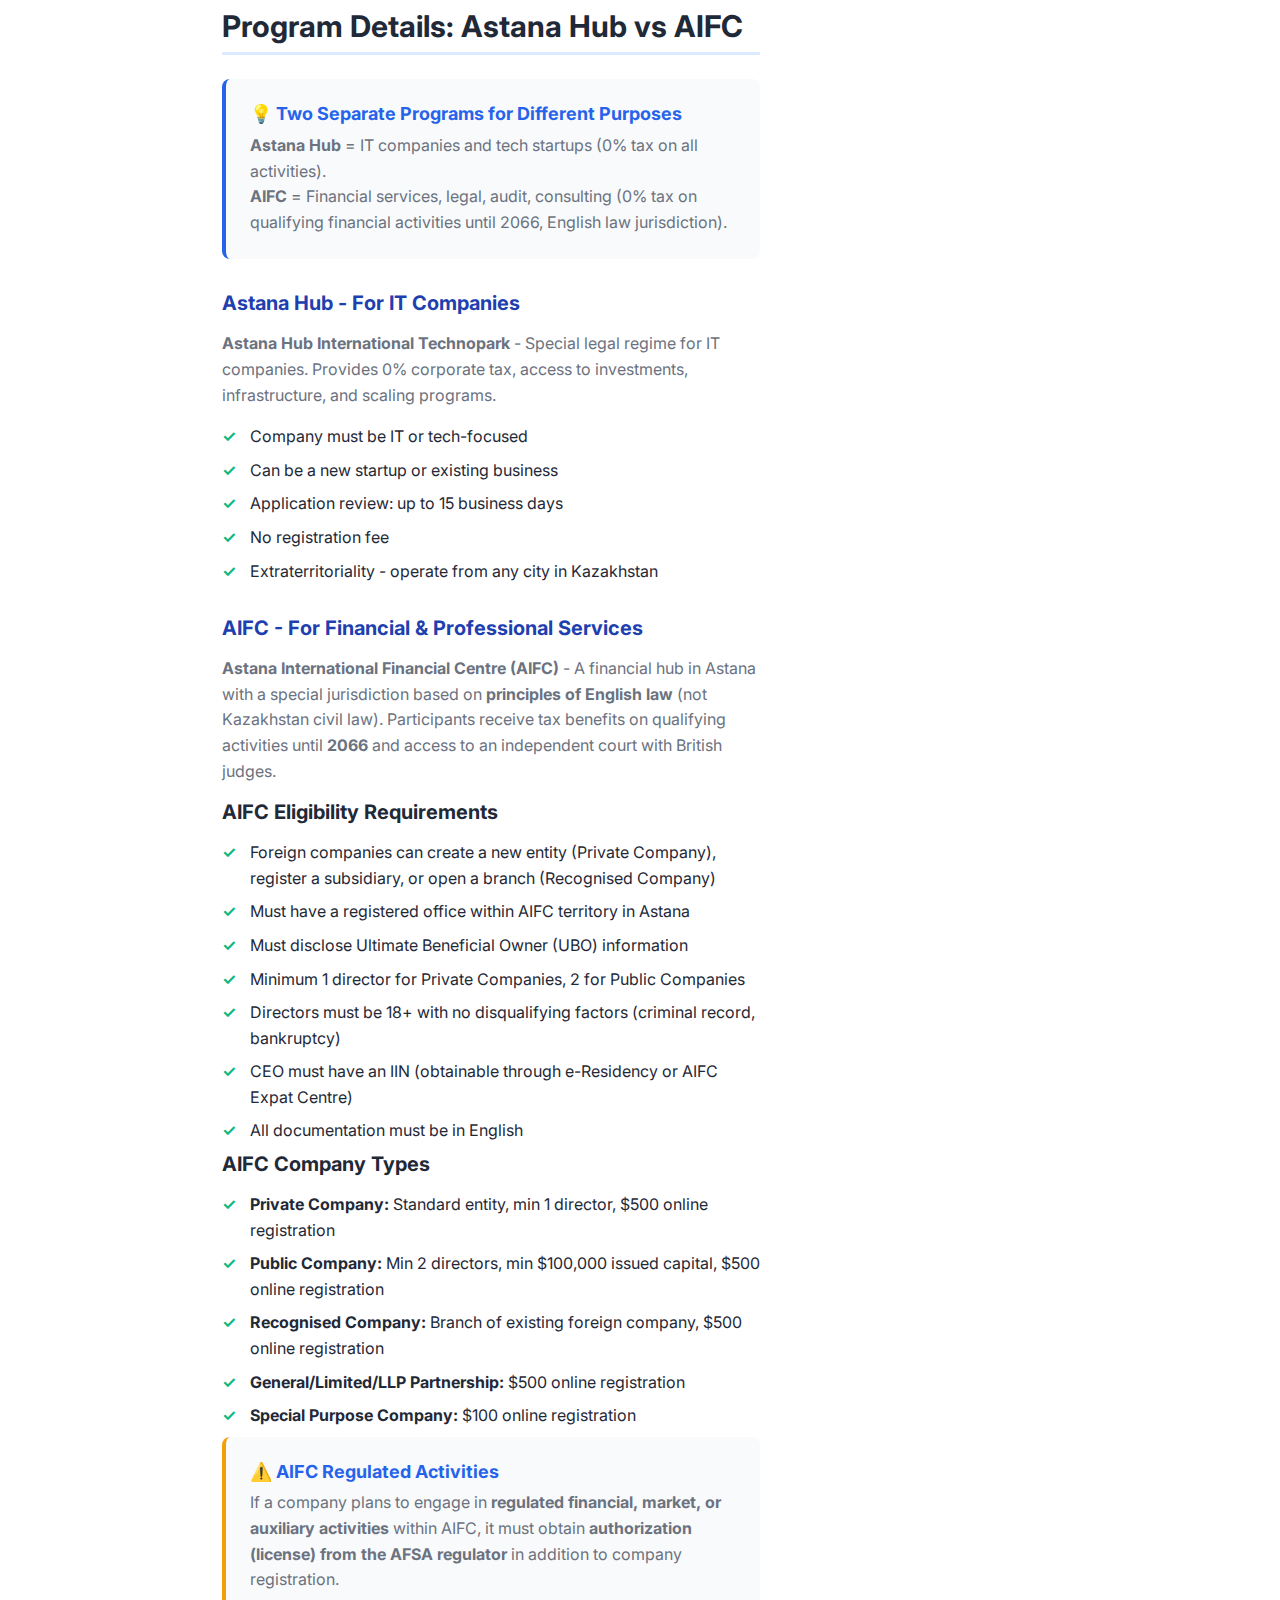
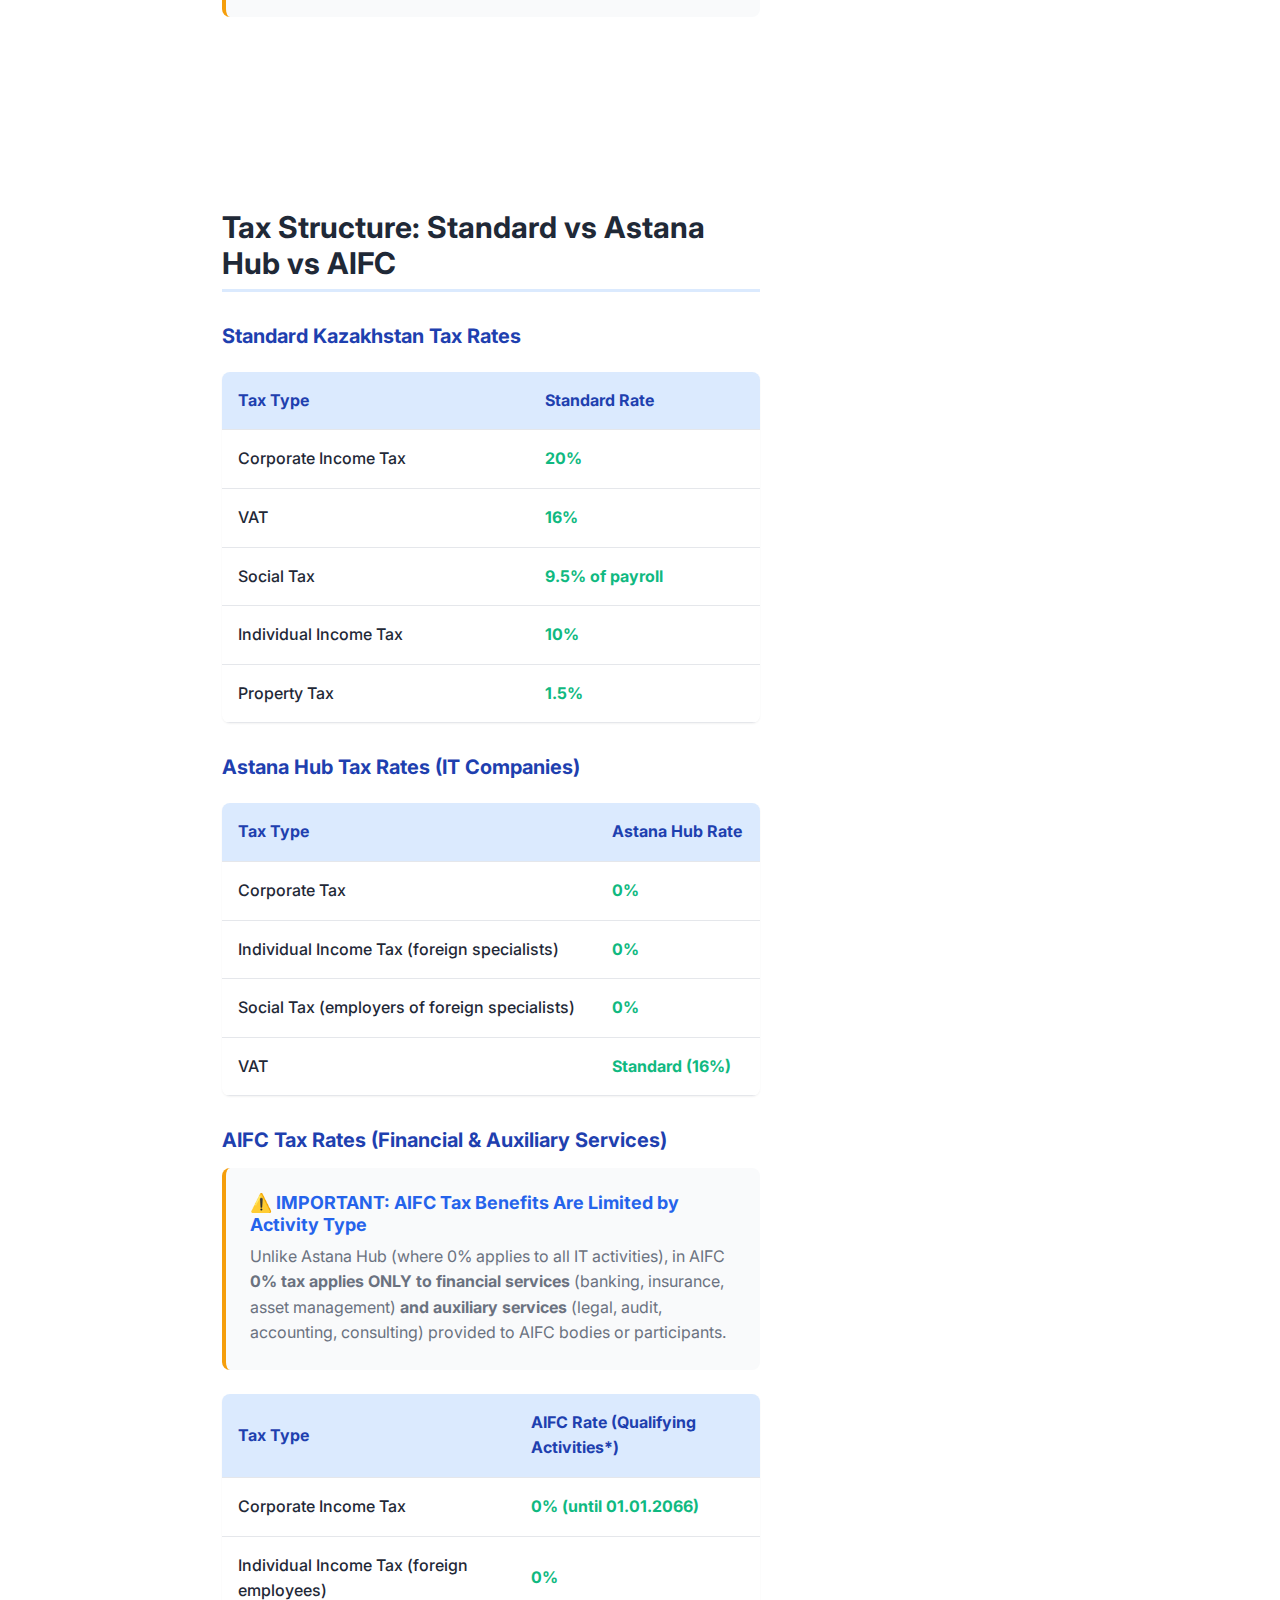
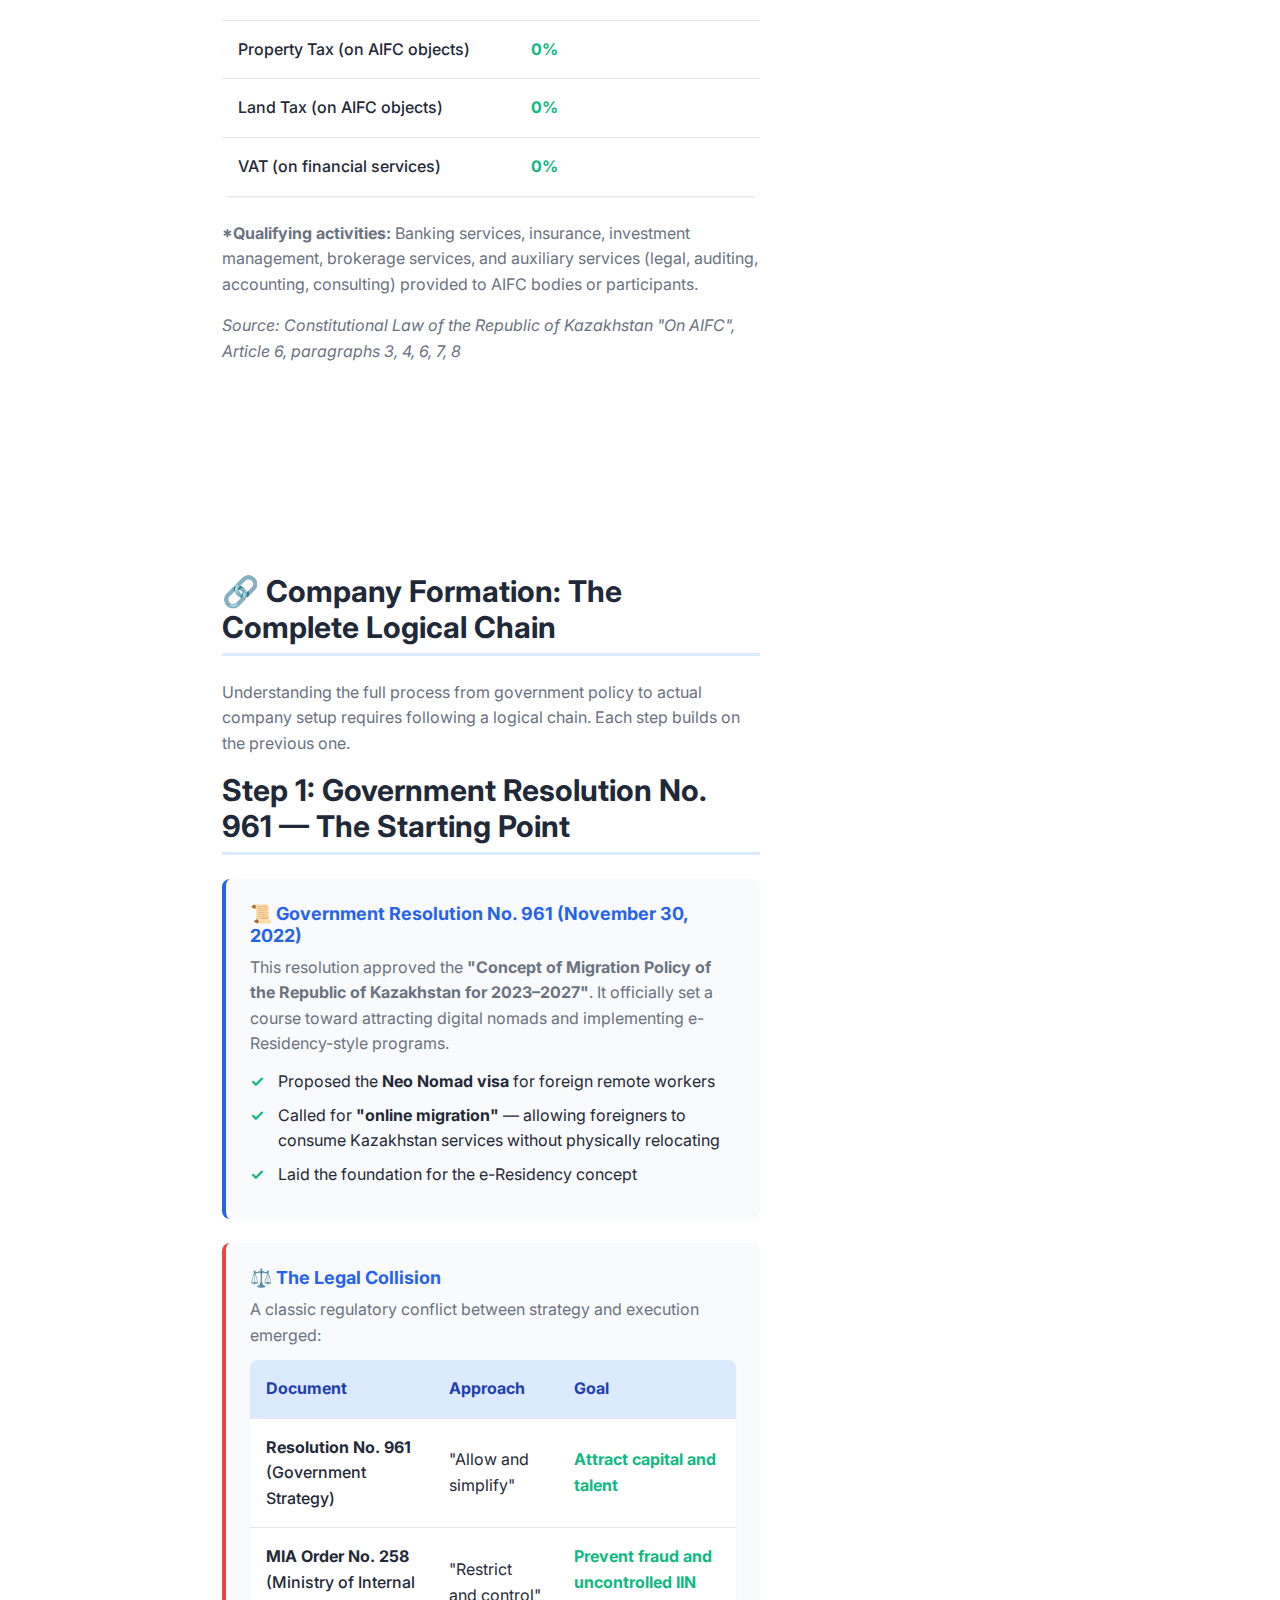
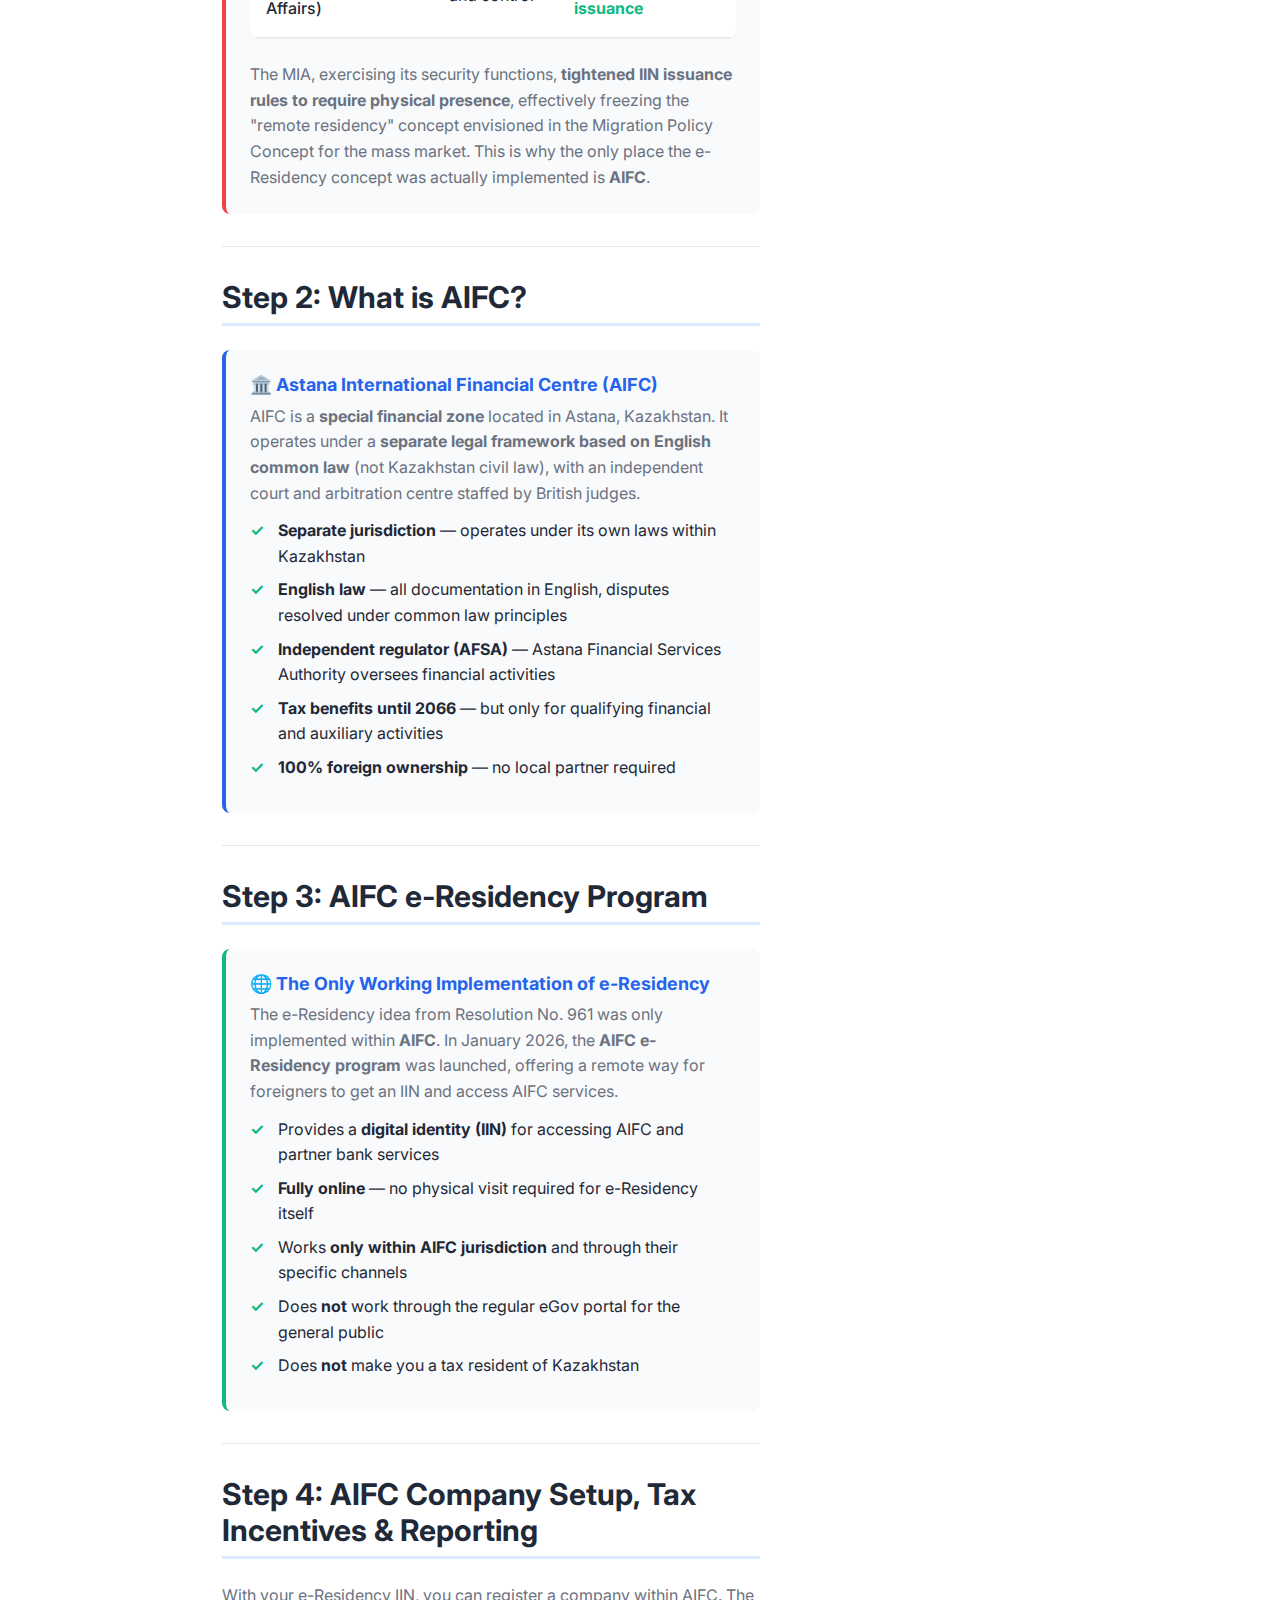
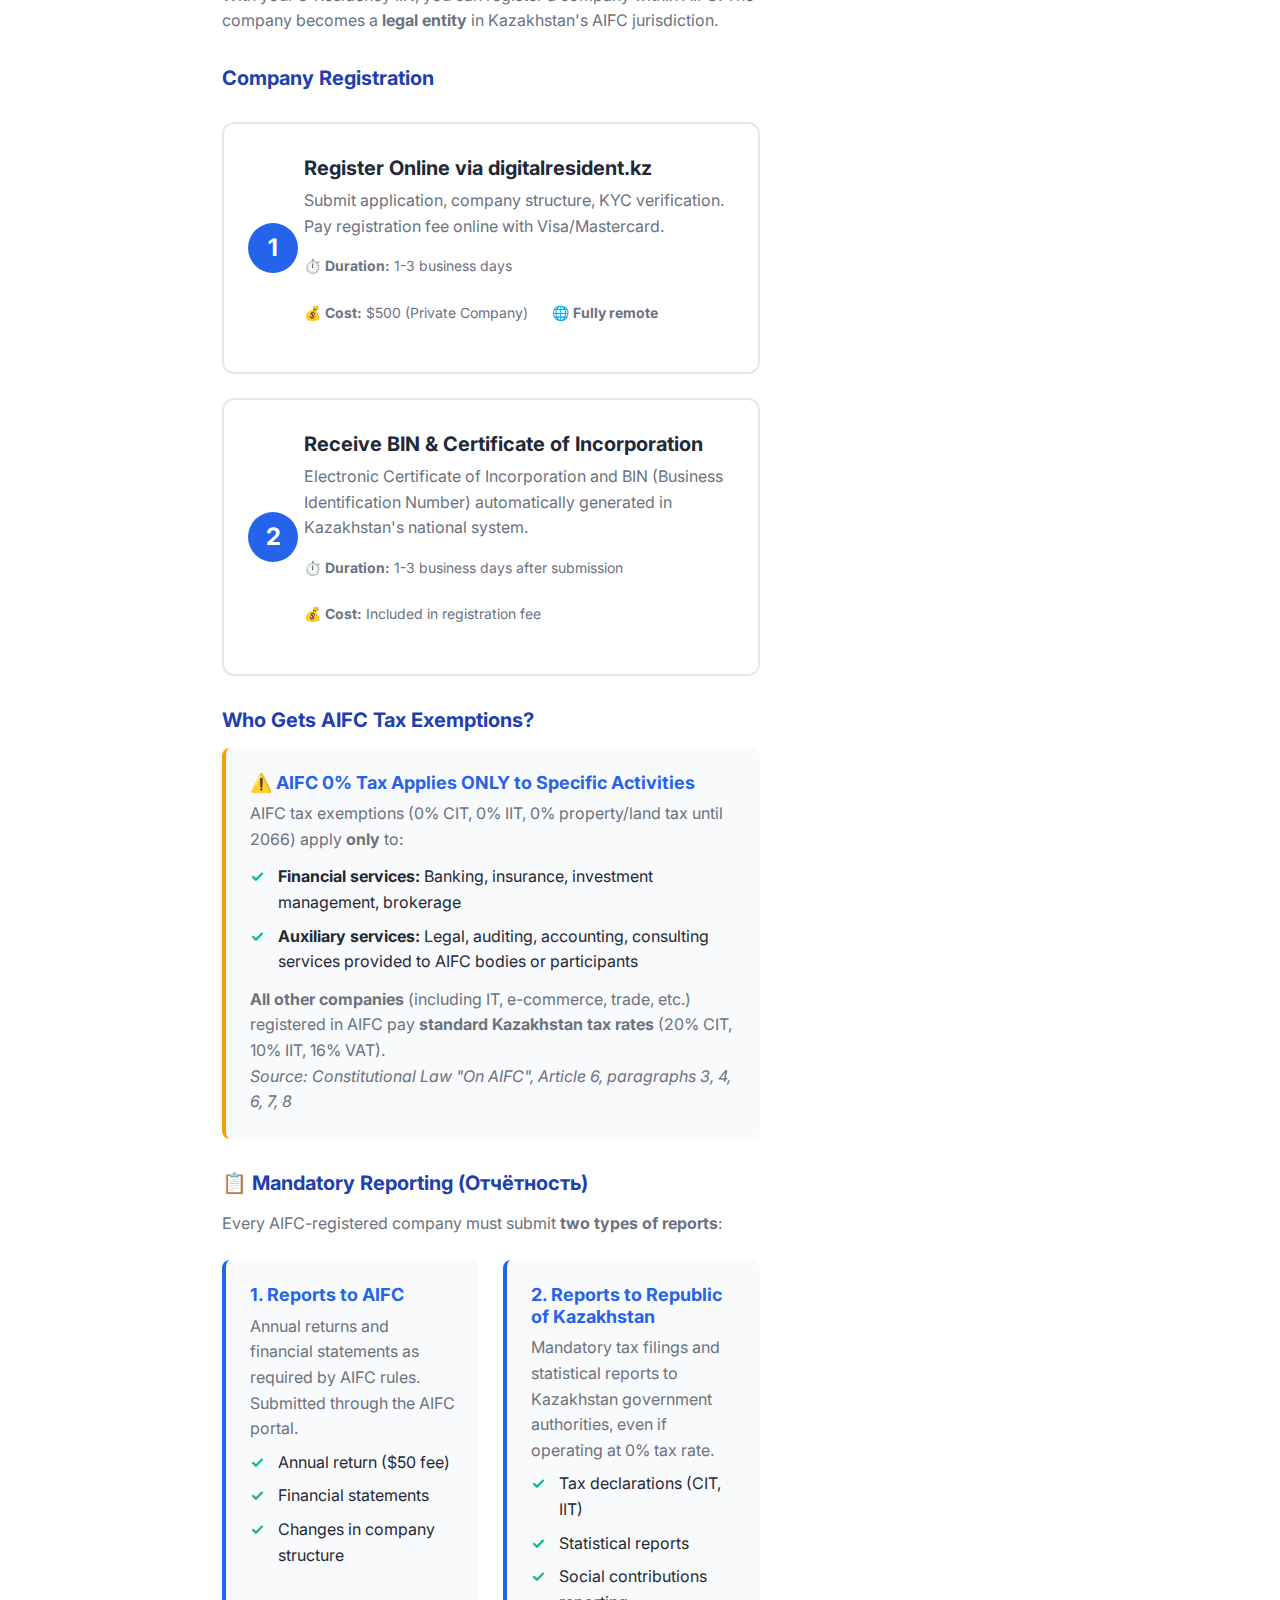
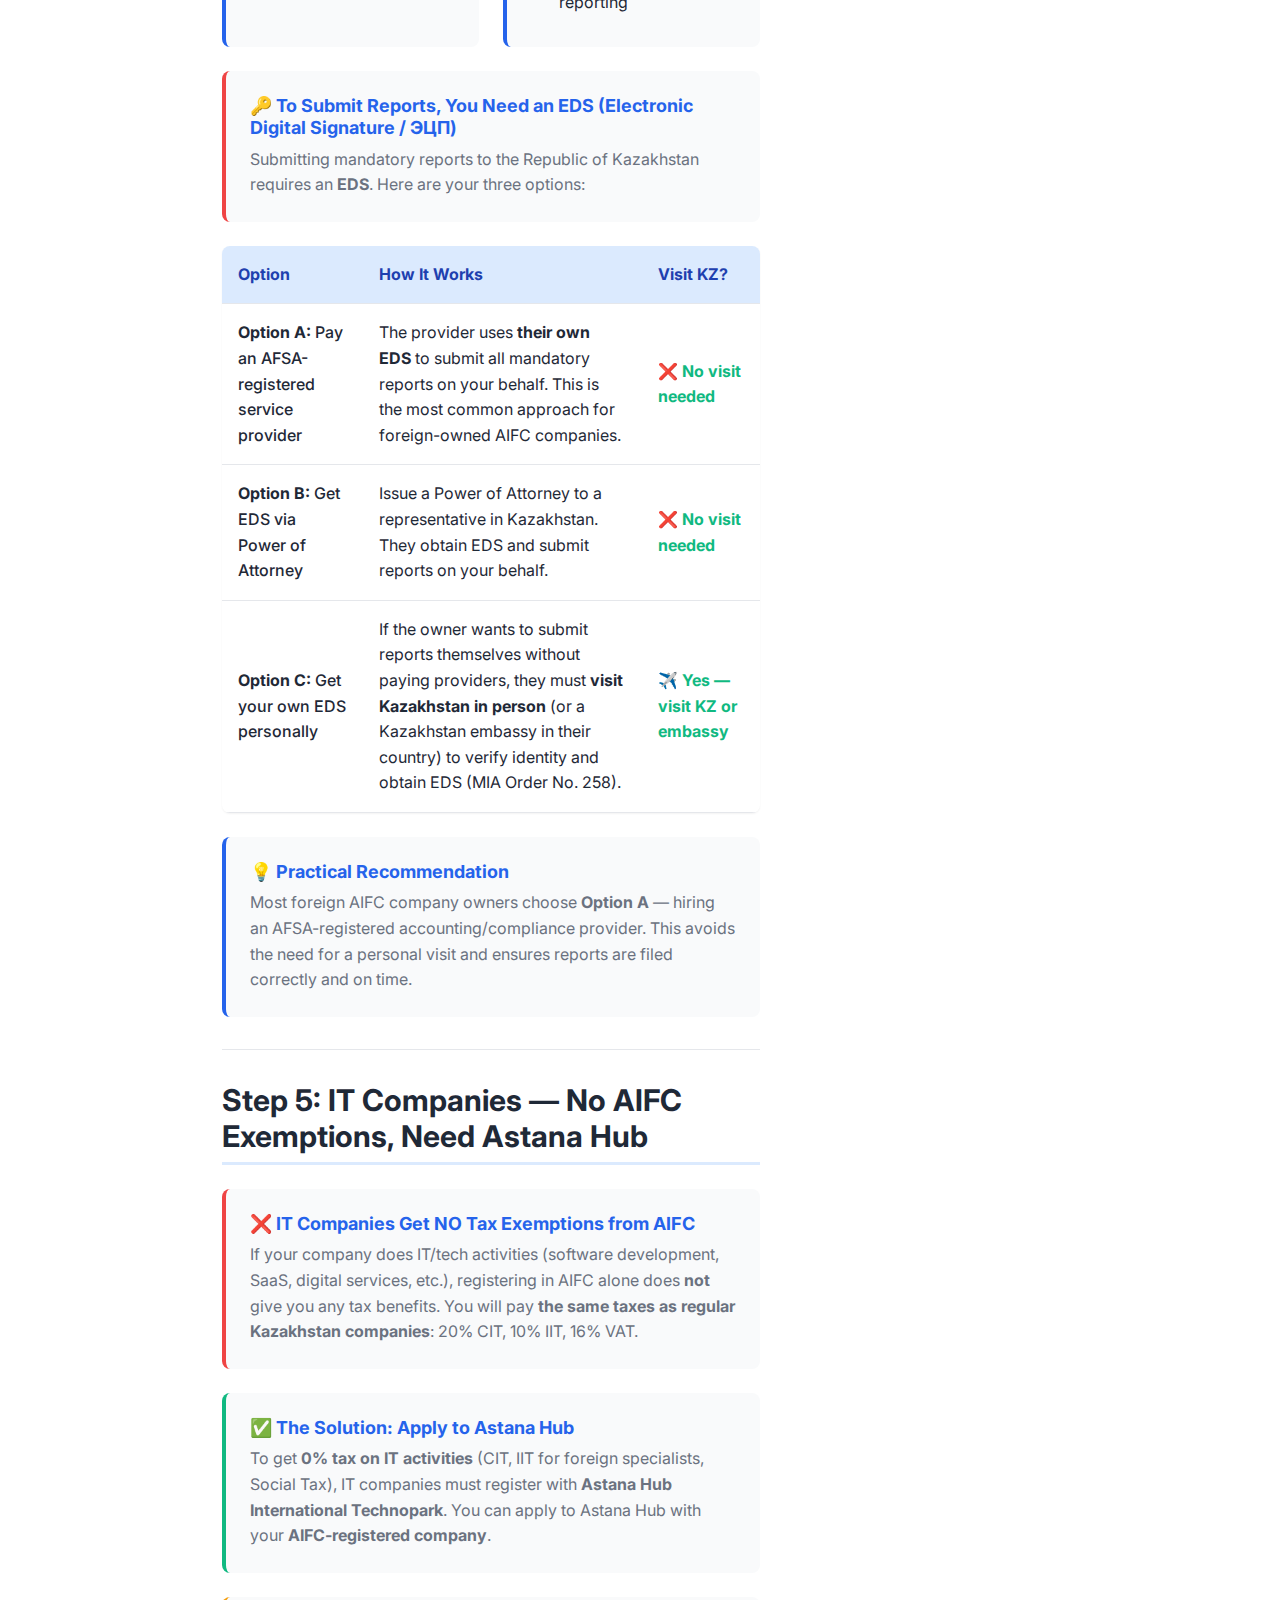
<file: kazakhstan.html>
<!DOCTYPE html>
<html lang="en">
<head>
    <meta charset="UTF-8">
    <script>document.documentElement.setAttribute('data-theme',localStorage.getItem('theme-preference')||(matchMedia('(prefers-color-scheme:dark)').matches?'dark':'light'))</script>
    <meta name="viewport" content="width=device-width, initial-scale=1.0">
    <meta name="description" content="Complete guide to Kazakhstan e-Residency, Astana Hub & AIFC 2026. Learn about 0% tax benefits, e-Residency program, AIFC English law jurisdiction, and company formation.">
    <title>Kazakhstan e-Residency, Astana Hub & AIFC 2026 | Complete Guide</title>

    <!-- CSS -->
    <link rel="stylesheet" href="css/reset.css">
    <link rel="stylesheet" href="css/variables.css">
    <link rel="stylesheet" href="css/main.css">
    <link rel="stylesheet" href="css/navigation.css">
    <link rel="stylesheet" href="css/footer.css">
    <link rel="stylesheet" href="css/country.css">
    <link rel="stylesheet" href="css/responsive.css">

    <!-- Google Fonts -->
    <link rel="preconnect" href="https://fonts.googleapis.com">
    <link rel="preconnect" href="https://fonts.gstatic.com" crossorigin>
    <link href="https://fonts.googleapis.com/css2?family=Inter:wght@400;500;600;700&display=swap" rel="stylesheet">
</head>
<body>
    <!-- Navigation -->
    <nav class="navbar">
        <div class="container">
            <a href="index.html" class="navbar-logo">
                🌍 E-Residency Compare
            </a>

            <div class="navbar-menu" id="navbarMenu">
                <a href="index.html">Home</a>

                <div class="dropdown">
                    <div class="dropdown-toggle">
                        Countries
                    </div>
                    <div class="dropdown-menu">
                        <a href="estonia.html">🇪🇪 Estonia</a>
                        <a href="uzbekistan.html">🇺🇿 Uzbekistan</a>
                        <a href="kazakhstan.html" class="active">🇰🇿 Kazakhstan</a>
                        <a href="georgia.html">🇬🇪 Georgia</a>
                        <a href="uae.html">🇦🇪 UAE</a>
                    </div>
                </div>

                <a href="comparison.html">Comparison</a>
                <a href="steps.html">Quick Steps</a>
                        <a href="uzbekistan-reform.html">UZ Reform</a>
                <a href="swot.html">SWOT Analysis</a>
                <a href="uzbekistan-reform.html">UZ Reform</a>
                <a href="about.html">About</a>
            </div>

            <button class="theme-toggle" aria-label="Toggle dark mode">🌙</button>

            <div class="menu-toggle" id="menuToggle">
                <span></span>
                <span></span>
                <span></span>
            </div>
        </div>
    </nav>

    <div class="navbar-spacer"></div>

    <!-- Country Header -->
    <header class="country-header">
        <div class="container">
            <div class="country-header-flag">
                <img src="assets/images/flags/Flag_of_Kazakhstan.svg.png" alt="Kazakhstan Flag" style="width: 100%; height: 100%; object-fit: cover;">
            </div>
            <h1>Kazakhstan: e-Residency, Astana Hub & AIFC</h1>
            <p class="country-tagline">Digital identity for foreigners, 0% tax for IT companies via Astana Hub, and English-law financial hub (AIFC) with tax benefits until 2066.</p>
        </div>
    </header>

    <!-- Country Content -->
    <div class="container country-content">
        <div class="page-layout">
            <!-- Main Content -->
            <main class="country-main">
                <!-- Overview Section -->
                <section class="country-section" id="overview">
                    <h2>Overview</h2>

            <div class="info-grid">
                <div class="info-card highlight">
                    <h4>🌐 100% Online Setup</h4>
                    <p>Yes - e-Residency, Astana Hub and AIFC registration are fully online</p>
                </div>

                <div class="info-card highlight">
                    <h4>🏠 Remote Management</h4>
                    <p>Yes - Manage from anywhere in the world</p>
                </div>

                <div class="info-card">
                    <h4>✈️ Physical Presence Required</h4>
                    <p>No - Optional for banking or relocation</p>
                </div>
            </div>

            <p>Kazakhstan offers <strong>three key programs</strong> for foreign entrepreneurs:</p>

            <div class="info-grid">
                <div class="info-card">
                    <h4>🆔 e-Residency</h4>
                    <p>Digital identity giving official status, IIN, eSIM, and access to banking and digital services. <strong>$499/year</strong> (promo). Valid 12 months.</p>
                </div>
                <div class="info-card">
                    <h4>🚀 Astana Hub</h4>
                    <p>International technopark for IT companies. <strong>0% corporate tax</strong>, 0% income tax for foreign employees. Free registration.</p>
                </div>
                <div class="info-card">
                    <h4>🏛️ AIFC</h4>
                    <p>Financial hub with English law jurisdiction. <strong>0% tax until 2066</strong> for financial and auxiliary services. Independent court system.</p>
                </div>
            </div>

            <p><strong>Target Audience:</strong> Tech startups (Astana Hub), financial services companies (AIFC), digital nomads, and any foreign entrepreneur seeking digital access to Kazakhstan's business ecosystem (e-Residency).</p>

            <div class="info-card">
                <h4>Key Benefits</h4>
                <ul class="list-check">
                    <li>e-Residency: Digital identity with IIN, eSIM, remote bank account opening</li>
                    <li>Astana Hub: 0% corporate tax, 0% income/social tax for foreign employees</li>
                    <li>AIFC: English law jurisdiction, 0% tax on financial services until 2066</li>
                    <li>Fully electronic registration for all programs (no physical visit needed)</li>
                    <li>Digital Nomad Visa available for relocation</li>
                </ul>
            </div>
        </section>

                <!-- e-Residency Section -->
                <section class="country-section" id="eresidency">
                    <h2>Kazakhstan e-Residency Program</h2>

            <div class="info-card" style="border-left-color: var(--primary); margin-bottom: 2rem;">
                <h4>🆔 What is e-Residency?</h4>
                <p>e-Residency is a <strong>digital identity</strong> that gives foreigners access to banks, business opportunities, and digital services of Kazakhstan. It does <strong>not</strong> automatically make you a tax resident of Kazakhstan. Valid for <strong>12 months</strong> (renewable).</p>
            </div>

            <h3>What You Receive</h3>
            <div class="info-grid">
                <div class="info-card">
                    <h4>Digital Identity Card</h4>
                    <p>Official digital ID for accessing Kazakhstan services</p>
                </div>
                <div class="info-card">
                    <h4>eSIM</h4>
                    <p>Kazakhstan phone number for banking verification and communications</p>
                </div>
                <div class="info-card">
                    <h4>IIN (Tax ID)</h4>
                    <p>Individual Identification Number for taxes, banking, and business</p>
                </div>
                <div class="info-card">
                    <h4>Remote Bank Account</h4>
                    <p>Open accounts at partner banks (Freedom Bank, RBK Bank) via mobile app</p>
                </div>
            </div>

            <h3>e-Residency Application Process</h3>
            <p>The entire process is <strong>fully online</strong> and takes <strong>1-3 business days</strong>:</p>

            <div class="process-steps">
                <div class="process-step" data-step="1">
                    <h4>Download the eResidency App</h4>
                    <p>Available on Google Play and App Store. Create an account using your email.</p>
                    <div class="process-step-meta">
                        <span>⏱️ <strong>Duration:</strong> 5 minutes</span>
                        <span>💰 <strong>Cost:</strong> Free</span>
                    </div>
                </div>

                <div class="process-step" data-step="2">
                    <h4>Pay for e-Residency</h4>
                    <p>Complete payment within the app.</p>
                    <div class="process-step-meta">
                        <span>⏱️ <strong>Duration:</strong> Immediate</span>
                        <span>💰 <strong>Cost:</strong> $499/year (promotional price; regular price $999/year)</span>
                    </div>
                </div>

                <div class="process-step" data-step="3">
                    <h4>Identity Verification</h4>
                    <p>Verify your identity using a <strong>biometric passport with NFC chip</strong>. The app scans your passport chip for secure verification.</p>
                    <div class="process-step-meta">
                        <span>⏱️ <strong>Duration:</strong> Several minutes</span>
                    </div>
                </div>

                <div class="process-step" data-step="4">
                    <h4>eSIM Activation</h4>
                    <p>Activate your Kazakhstan eSIM. This number is used by banks for verification and communications.</p>
                    <div class="process-step-meta">
                        <span>⏱️ <strong>Duration:</strong> Immediate</span>
                    </div>
                </div>

                <div class="process-step" data-step="5">
                    <h4>Receive Digital ID Card & IIN</h4>
                    <p>Your information is verified, and a digital ID card and IIN (Individual Identification Number) are issued.</p>
                    <div class="process-step-meta">
                        <span>⏱️ <strong>Duration:</strong> Up to 1 business day</span>
                    </div>
                </div>
            </div>

            <div class="info-card" style="border-left-color: var(--warning); margin-top: 1.5rem;">
                <h4>⚠️ Important Limitations of e-Residency</h4>
                <ul class="list-cross">
                    <li><strong>Not a tax residency:</strong> e-Residency does not automatically make you a tax resident of Kazakhstan. It is a digital identity for accessing services, not a tax status.</li>
                    <li><strong>Cannot register a national KZ company</strong> directly with just the e-Residency IIN. Company registration through e-Residency is currently only available within AIFC (national jurisdiction registration processes planned for Q1 2026).</li>
                    <li><strong>EDS requires physical visit:</strong> To obtain an EDS (Electronic Digital Signature / ЭЦП) for signing agreements (e.g. Astana Hub participation), you must visit Kazakhstan in person (MIA Order No. 258). Remote EDS issuance via e-Residency is not yet available.</li>
                    <li><strong>Digital signature for eGov:</strong> A state-recognized e-signature for government services through e-Residency is planned but not fully implemented yet (expected in 2026).</li>
                    <li><strong>Automated AIFC company registration</strong> through eResidency app is planned for Q1 2026.</li>
                </ul>
            </div>
        </section>

                <!-- Remote Setup & Management Section -->
                <section class="country-section" id="remote-setup">
                    <h2>Can You Open & Manage Your Business Fully Online?</h2>

            <div class="remote-badge">✓ MOSTLY - Online Registration, But EDS Requires Visit</div>

            <h3>Setting Up Online</h3>
            <p><strong>Registration is 100% electronic</strong> for all three programs. However, for <strong>Astana Hub IT tax benefits</strong>, you will need an EDS (Electronic Digital Signature) to sign the participation agreement — which currently requires a <strong>physical visit</strong> to Kazakhstan.</p>

            <ul class="list-check">
                <li><strong>e-Residency:</strong> Fully online via mobile app (1-3 business days)</li>
                <li><strong>AIFC company registration:</strong> Fully online via digitalresident.kz portal (1-3 business days)</li>
                <li><strong>Astana Hub application:</strong> Electronic submission, no originals required (up to 15 business days)</li>
            </ul>

            <div class="info-card" style="border-left-color: var(--warning); margin-top: 1rem;">
                <h4>⚠️ Where Physical Visit / EDS Is Needed</h4>
                <p><strong>For IT companies (Astana Hub):</strong> Signing the participation agreement requires EDS → physical visit to Kazakhstan or KZ embassy.<br>
                <strong>For AIFC reporting (отчётность):</strong> Mandatory reports to Republic of Kazakhstan require EDS, but you can hire an <strong>AFSA-registered provider</strong> who uses their own EDS to file on your behalf — no visit needed.<br>
                See <a href="#company-formation">Company Formation</a> section for the full logical chain and all EDS options.</p>
            </div>

            <h3>Banking - Can Be Done Remotely</h3>
            <p>E-residents can open bank accounts at <strong>partner banks (Freedom Bank, RBK Bank)</strong> remotely through mobile app - no physical visit required.</p>

            <h3>Managing Your Business Remotely</h3>
            <p><strong>Full remote management possible.</strong> Astana Hub operates on the principle of <strong>extraterritoriality</strong> - registered companies can operate from any city. AIFC companies require a registered address in AIFC (Astana) but directors can be located anywhere in the world.</p>

            <ul class="list-check">
                <li>Operate from anywhere in the world</li>
                <li>Electronic document management for all programs</li>
                <li>Remote banking through partner banks</li>
                <li>No requirement for directors to be Kazakhstan residents (AIFC)</li>
                <li>Mandatory reporting can be handled by AFSA-registered providers remotely</li>
            </ul>
        </section>

                <!-- Program Details Section -->
                <section class="country-section" id="program-details">
                    <h2>Program Details: Astana Hub vs AIFC</h2>

            <div class="info-card" style="border-left-color: var(--primary); margin-bottom: 2rem;">
                <h4>💡 Two Separate Programs for Different Purposes</h4>
                <p><strong>Astana Hub</strong> = IT companies and tech startups (0% tax on all activities).<br>
                <strong>AIFC</strong> = Financial services, legal, audit, consulting (0% tax on qualifying financial activities until 2066, English law jurisdiction).</p>
            </div>

            <h3>Astana Hub - For IT Companies</h3>
            <p><strong>Astana Hub International Technopark</strong> - Special legal regime for IT companies. Provides 0% corporate tax, access to investments, infrastructure, and scaling programs.</p>
            <ul class="list-check">
                <li>Company must be IT or tech-focused</li>
                <li>Can be a new startup or existing business</li>
                <li>Application review: up to 15 business days</li>
                <li>No registration fee</li>
                <li>Extraterritoriality - operate from any city in Kazakhstan</li>
            </ul>

            <h3>AIFC - For Financial & Professional Services</h3>
            <p><strong>Astana International Financial Centre (AIFC)</strong> - A financial hub in Astana with a special jurisdiction based on <strong>principles of English law</strong> (not Kazakhstan civil law). Participants receive tax benefits on qualifying activities until <strong>2066</strong> and access to an independent court with British judges.</p>

            <h4>AIFC Eligibility Requirements</h4>
            <ul class="list-check">
                <li>Foreign companies can create a new entity (Private Company), register a subsidiary, or open a branch (Recognised Company)</li>
                <li>Must have a registered office within AIFC territory in Astana</li>
                <li>Must disclose Ultimate Beneficial Owner (UBO) information</li>
                <li>Minimum 1 director for Private Companies, 2 for Public Companies</li>
                <li>Directors must be 18+ with no disqualifying factors (criminal record, bankruptcy)</li>
                <li>CEO must have an IIN (obtainable through e-Residency or AIFC Expat Centre)</li>
                <li>All documentation must be in English</li>
            </ul>

            <h4>AIFC Company Types</h4>
            <ul class="list-check">
                <li><strong>Private Company:</strong> Standard entity, min 1 director, $500 online registration</li>
                <li><strong>Public Company:</strong> Min 2 directors, min $100,000 issued capital, $500 online registration</li>
                <li><strong>Recognised Company:</strong> Branch of existing foreign company, $500 online registration</li>
                <li><strong>General/Limited/LLP Partnership:</strong> $500 online registration</li>
                <li><strong>Special Purpose Company:</strong> $100 online registration</li>
            </ul>

            <div class="info-card" style="border-left-color: var(--warning);">
                <h4>⚠️ AIFC Regulated Activities</h4>
                <p>If a company plans to engage in <strong>regulated financial, market, or auxiliary activities</strong> within AIFC, it must obtain <strong>authorization (license) from the AFSA regulator</strong> in addition to company registration.</p>
            </div>
        </section>

                <!-- Tax Structure -->
                <section class="country-section" id="tax-structure">
                    <h2>Tax Structure: Standard vs Astana Hub vs AIFC</h2>

            <h3>Standard Kazakhstan Tax Rates</h3>
            <table class="tax-table">
                <thead>
                    <tr>
                        <th>Tax Type</th>
                        <th>Standard Rate</th>
                    </tr>
                </thead>
                <tbody>
                    <tr>
                        <td>Corporate Income Tax</td>
                        <td>20%</td>
                    </tr>
                    <tr>
                        <td>VAT</td>
                        <td>16%</td>
                    </tr>
                    <tr>
                        <td>Social Tax</td>
                        <td>9.5% of payroll</td>
                    </tr>
                    <tr>
                        <td>Individual Income Tax</td>
                        <td>10%</td>
                    </tr>
                    <tr>
                        <td>Property Tax</td>
                        <td>1.5%</td>
                    </tr>
                </tbody>
            </table>

            <h3 style="margin-top: 2rem;">Astana Hub Tax Rates (IT Companies)</h3>
            <table class="tax-table">
                <thead>
                    <tr>
                        <th>Tax Type</th>
                        <th>Astana Hub Rate</th>
                    </tr>
                </thead>
                <tbody>
                    <tr>
                        <td>Corporate Tax</td>
                        <td>0%</td>
                    </tr>
                    <tr>
                        <td>Individual Income Tax (foreign specialists)</td>
                        <td>0%</td>
                    </tr>
                    <tr>
                        <td>Social Tax (employers of foreign specialists)</td>
                        <td>0%</td>
                    </tr>
                    <tr>
                        <td>VAT</td>
                        <td>Standard (16%)</td>
                    </tr>
                </tbody>
            </table>

            <h3 style="margin-top: 2rem;">AIFC Tax Rates (Financial & Auxiliary Services)</h3>

            <div class="info-card" style="border-left-color: var(--warning); margin-bottom: 1rem;">
                <h4>⚠️ IMPORTANT: AIFC Tax Benefits Are Limited by Activity Type</h4>
                <p>Unlike Astana Hub (where 0% applies to all IT activities), in AIFC <strong>0% tax applies ONLY to financial services</strong> (banking, insurance, asset management) <strong>and auxiliary services</strong> (legal, audit, accounting, consulting) provided to AIFC bodies or participants.</p>
            </div>

            <table class="tax-table">
                <thead>
                    <tr>
                        <th>Tax Type</th>
                        <th>AIFC Rate (Qualifying Activities*)</th>
                    </tr>
                </thead>
                <tbody>
                    <tr>
                        <td>Corporate Income Tax</td>
                        <td>0% (until 01.01.2066)</td>
                    </tr>
                    <tr>
                        <td>Individual Income Tax (foreign employees)</td>
                        <td>0%</td>
                    </tr>
                    <tr>
                        <td>Property Tax (on AIFC objects)</td>
                        <td>0%</td>
                    </tr>
                    <tr>
                        <td>Land Tax (on AIFC objects)</td>
                        <td>0%</td>
                    </tr>
                    <tr>
                        <td>VAT (on financial services)</td>
                        <td>0%</td>
                    </tr>
                </tbody>
            </table>

            <p><strong>*Qualifying activities:</strong> Banking services, insurance, investment management, brokerage services, and auxiliary services (legal, auditing, accounting, consulting) provided to AIFC bodies or participants.</p>

            <p><em>Source: Constitutional Law of the Republic of Kazakhstan "On AIFC", Article 6, paragraphs 3, 4, 6, 7, 8</em></p>
        </section>

                <!-- Company Formation Process -->
                <section class="country-section" id="company-formation">
                    <h2>🔗 Company Formation: The Complete Logical Chain</h2>

            <p>Understanding the full process from government policy to actual company setup requires following a logical chain. Each step builds on the previous one.</p>

            <!-- STEP 1: Resolution 961 -->
            <h2>Step 1: Government Resolution No. 961 — The Starting Point</h2>

            <div class="info-card" style="border-left-color: var(--primary); margin-bottom: 1.5rem;">
                <h4>📜 Government Resolution No. 961 (November 30, 2022)</h4>
                <p>This resolution approved the <strong>"Concept of Migration Policy of the Republic of Kazakhstan for 2023–2027"</strong>. It officially set a course toward attracting digital nomads and implementing e-Residency-style programs.</p>
                <ul class="list-check" style="margin-top: 0.75rem;">
                    <li>Proposed the <strong>Neo Nomad visa</strong> for foreign remote workers</li>
                    <li>Called for <strong>"online migration"</strong> — allowing foreigners to consume Kazakhstan services without physically relocating</li>
                    <li>Laid the foundation for the e-Residency concept</li>
                </ul>
            </div>

            <div class="info-card" style="border-left-color: var(--danger); margin-bottom: 1.5rem;">
                <h4>⚖️ The Legal Collision</h4>
                <p>A classic regulatory conflict between strategy and execution emerged:</p>
                <table class="tax-table" style="margin-top: 0.75rem;">
                    <thead>
                        <tr>
                            <th>Document</th>
                            <th>Approach</th>
                            <th>Goal</th>
                        </tr>
                    </thead>
                    <tbody>
                        <tr>
                            <td><strong>Resolution No. 961</strong> (Government Strategy)</td>
                            <td>"Allow and simplify"</td>
                            <td>Attract capital and talent</td>
                        </tr>
                        <tr>
                            <td><strong>MIA Order No. 258</strong> (Ministry of Internal Affairs)</td>
                            <td>"Restrict and control"</td>
                            <td>Prevent fraud and uncontrolled IIN issuance</td>
                        </tr>
                    </tbody>
                </table>
                <p style="margin-top: 0.75rem;">The MIA, exercising its security functions, <strong>tightened IIN issuance rules to require physical presence</strong>, effectively freezing the "remote residency" concept envisioned in the Migration Policy Concept for the mass market. This is why the only place the e-Residency concept was actually implemented is <strong>AIFC</strong>.</p>
            </div>

            <hr class="divider">

            <!-- STEP 2: What is AIFC -->
            <h2>Step 2: What is AIFC?</h2>

            <div class="info-card" style="border-left-color: var(--primary); margin-bottom: 1.5rem;">
                <h4>🏛️ Astana International Financial Centre (AIFC)</h4>
                <p>AIFC is a <strong>special financial zone</strong> located in Astana, Kazakhstan. It operates under a <strong>separate legal framework based on English common law</strong> (not Kazakhstan civil law), with an independent court and arbitration centre staffed by British judges.</p>
                <ul class="list-check" style="margin-top: 0.75rem;">
                    <li><strong>Separate jurisdiction</strong> — operates under its own laws within Kazakhstan</li>
                    <li><strong>English law</strong> — all documentation in English, disputes resolved under common law principles</li>
                    <li><strong>Independent regulator (AFSA)</strong> — Astana Financial Services Authority oversees financial activities</li>
                    <li><strong>Tax benefits until 2066</strong> — but only for qualifying financial and auxiliary activities</li>
                    <li><strong>100% foreign ownership</strong> — no local partner required</li>
                </ul>
            </div>

            <hr class="divider">

            <!-- STEP 3: AIFC e-Residency -->
            <h2>Step 3: AIFC e-Residency Program</h2>

            <div class="info-card" style="border-left-color: var(--success); margin-bottom: 1.5rem;">
                <h4>🌐 The Only Working Implementation of e-Residency</h4>
                <p>The e-Residency idea from Resolution No. 961 was only implemented within <strong>AIFC</strong>. In January 2026, the <strong>AIFC e-Residency program</strong> was launched, offering a remote way for foreigners to get an IIN and access AIFC services.</p>
                <ul class="list-check" style="margin-top: 0.75rem;">
                    <li>Provides a <strong>digital identity (IIN)</strong> for accessing AIFC and partner bank services</li>
                    <li><strong>Fully online</strong> — no physical visit required for e-Residency itself</li>
                    <li>Works <strong>only within AIFC jurisdiction</strong> and through their specific channels</li>
                    <li>Does <strong>not</strong> work through the regular eGov portal for the general public</li>
                    <li>Does <strong>not</strong> make you a tax resident of Kazakhstan</li>
                </ul>
            </div>

            <hr class="divider">

            <!-- STEP 4: AIFC Company Setup -->
            <h2>Step 4: AIFC Company Setup, Tax Incentives & Reporting</h2>

            <p>With your e-Residency IIN, you can register a company within AIFC. The company becomes a <strong>legal entity</strong> in Kazakhstan's AIFC jurisdiction.</p>

            <h3>Company Registration</h3>
            <div class="process-steps">
                <div class="process-step" data-step="1">
                    <h4>Register Online via digitalresident.kz</h4>
                    <p>Submit application, company structure, KYC verification. Pay registration fee online with Visa/Mastercard.</p>
                    <div class="process-step-meta">
                        <span>⏱️ <strong>Duration:</strong> 1-3 business days</span>
                        <span>💰 <strong>Cost:</strong> $500 (Private Company)</span>
                        <span>🌐 <strong>Fully remote</strong></span>
                    </div>
                </div>
                <div class="process-step" data-step="2">
                    <h4>Receive BIN & Certificate of Incorporation</h4>
                    <p>Electronic Certificate of Incorporation and BIN (Business Identification Number) automatically generated in Kazakhstan's national system.</p>
                    <div class="process-step-meta">
                        <span>⏱️ <strong>Duration:</strong> 1-3 business days after submission</span>
                        <span>💰 <strong>Cost:</strong> Included in registration fee</span>
                    </div>
                </div>
            </div>

            <h3>Who Gets AIFC Tax Exemptions?</h3>

            <div class="info-card" style="border-left-color: var(--warning); margin-bottom: 1.5rem;">
                <h4>⚠️ AIFC 0% Tax Applies ONLY to Specific Activities</h4>
                <p>AIFC tax exemptions (0% CIT, 0% IIT, 0% property/land tax until 2066) apply <strong>only</strong> to:</p>
                <ul class="list-check" style="margin-top: 0.75rem;">
                    <li><strong>Financial services:</strong> Banking, insurance, investment management, brokerage</li>
                    <li><strong>Auxiliary services:</strong> Legal, auditing, accounting, consulting services provided to AIFC bodies or participants</li>
                </ul>
                <p style="margin-top: 0.75rem;"><strong>All other companies</strong> (including IT, e-commerce, trade, etc.) registered in AIFC pay <strong>standard Kazakhstan tax rates</strong> (20% CIT, 10% IIT, 16% VAT).</p>
                <p><em>Source: Constitutional Law "On AIFC", Article 6, paragraphs 3, 4, 6, 7, 8</em></p>
            </div>

            <h3>📋 Mandatory Reporting (Отчётность)</h3>

            <p>Every AIFC-registered company must submit <strong>two types of reports</strong>:</p>

            <div class="info-grid">
                <div class="info-card">
                    <h4>1. Reports to AIFC</h4>
                    <p>Annual returns and financial statements as required by AIFC rules. Submitted through the AIFC portal.</p>
                    <ul class="list-check" style="margin-top: 0.5rem;">
                        <li>Annual return ($50 fee)</li>
                        <li>Financial statements</li>
                        <li>Changes in company structure</li>
                    </ul>
                </div>
                <div class="info-card">
                    <h4>2. Reports to Republic of Kazakhstan</h4>
                    <p>Mandatory tax filings and statistical reports to Kazakhstan government authorities, even if operating at 0% tax rate.</p>
                    <ul class="list-check" style="margin-top: 0.5rem;">
                        <li>Tax declarations (CIT, IIT)</li>
                        <li>Statistical reports</li>
                        <li>Social contributions reporting</li>
                    </ul>
                </div>
            </div>

            <div class="info-card" style="border-left-color: var(--danger); margin-top: 1.5rem; margin-bottom: 1.5rem;">
                <h4>🔑 To Submit Reports, You Need an EDS (Electronic Digital Signature / ЭЦП)</h4>
                <p>Submitting mandatory reports to the Republic of Kazakhstan requires an <strong>EDS</strong>. Here are your three options:</p>
            </div>

            <table class="tax-table" style="margin-bottom: 1.5rem;">
                <thead>
                    <tr>
                        <th>Option</th>
                        <th>How It Works</th>
                        <th>Visit KZ?</th>
                    </tr>
                </thead>
                <tbody>
                    <tr>
                        <td><strong>Option A:</strong> Pay an AFSA-registered service provider</td>
                        <td>The provider uses <strong>their own EDS</strong> to submit all mandatory reports on your behalf. This is the most common approach for foreign-owned AIFC companies.</td>
                        <td>❌ No visit needed</td>
                    </tr>
                    <tr>
                        <td><strong>Option B:</strong> Get EDS via Power of Attorney</td>
                        <td>Issue a Power of Attorney to a representative in Kazakhstan. They obtain EDS and submit reports on your behalf.</td>
                        <td>❌ No visit needed</td>
                    </tr>
                    <tr>
                        <td><strong>Option C:</strong> Get your own EDS personally</td>
                        <td>If the owner wants to submit reports themselves without paying providers, they must <strong>visit Kazakhstan in person</strong> (or a Kazakhstan embassy in their country) to verify identity and obtain EDS (MIA Order No. 258).</td>
                        <td>✈️ Yes — visit KZ or embassy</td>
                    </tr>
                </tbody>
            </table>

            <div class="info-card" style="border-left-color: var(--primary); margin-bottom: 1.5rem;">
                <h4>💡 Practical Recommendation</h4>
                <p>Most foreign AIFC company owners choose <strong>Option A</strong> — hiring an AFSA-registered accounting/compliance provider. This avoids the need for a personal visit and ensures reports are filed correctly and on time.</p>
            </div>

            <hr class="divider">

            <!-- STEP 5: IT Companies → Astana Hub -->
            <h2>Step 5: IT Companies — No AIFC Exemptions, Need Astana Hub</h2>

            <div class="info-card" style="border-left-color: var(--danger); margin-bottom: 1.5rem;">
                <h4>❌ IT Companies Get NO Tax Exemptions from AIFC</h4>
                <p>If your company does IT/tech activities (software development, SaaS, digital services, etc.), registering in AIFC alone does <strong>not</strong> give you any tax benefits. You will pay <strong>the same taxes as regular Kazakhstan companies</strong>: 20% CIT, 10% IIT, 16% VAT.</p>
            </div>

            <div class="info-card" style="border-left-color: var(--success); margin-bottom: 1.5rem;">
                <h4>✅ The Solution: Apply to Astana Hub</h4>
                <p>To get <strong>0% tax on IT activities</strong> (CIT, IIT for foreign specialists, Social Tax), IT companies must register with <strong>Astana Hub International Technopark</strong>. You can apply to Astana Hub with your <strong>AIFC-registered company</strong>.</p>
            </div>

            <div class="info-card" style="border-left-color: var(--warning); margin-bottom: 2rem;">
                <h4>⚠️ But Astana Hub Also Requires EDS!</h4>
                <p>To <strong>sign the Astana Hub participation agreement</strong>, you need an EDS — the same Electronic Digital Signature. Unlike AIFC reporting (where you can pay a provider), the Astana Hub agreement must be signed <strong>by the company representative</strong>. This means you need to either:</p>
                <ul class="list-cross" style="margin-top: 0.75rem;">
                    <li><strong>Visit Kazakhstan in person</strong> to obtain your own EDS and sign the agreement</li>
                    <li><strong>Visit a Kazakhstan embassy</strong> in your country to verify identity and get EDS</li>
                </ul>
                <p style="margin-top: 0.75rem;">This is the key bottleneck for fully remote IT company setup in Kazakhstan.</p>
            </div>

            <h3>Complete Chain for IT Companies</h3>
            <div class="process-steps">
                <div class="process-step" data-step="1">
                    <h4>Download eResidency App & Pay</h4>
                    <p>Download app from Google Play / App Store, create account, and pay for e-Residency. Verify identity using biometric passport with NFC chip.</p>
                    <div class="process-step-meta">
                        <span>⏱️ <strong>Duration:</strong> ~1 hour (same day)</span>
                        <span>💰 <strong>Cost:</strong> $499/year</span>
                        <span>🌐 Fully remote</span>
                    </div>
                </div>
                <div class="process-step" data-step="2">
                    <h4>Receive IIN & Digital ID Card</h4>
                    <p>After identity verification, your IIN (Individual Identification Number) and digital ID card are issued. eSIM for Kazakhstan phone number is activated.</p>
                    <div class="process-step-meta">
                        <span>⏱️ <strong>Duration:</strong> Up to 1 business day</span>
                        <span>💰 <strong>Cost:</strong> Included</span>
                        <span>🌐 Fully remote</span>
                    </div>
                </div>
                <div class="process-step" data-step="3">
                    <h4>Prepare AIFC Company Documents</h4>
                    <p>Gather passport scans, prepare company structure details (name, shares, directors, beneficial owners). All documents must be in English.</p>
                    <div class="process-step-meta">
                        <span>⏱️ <strong>Duration:</strong> 1-3 days</span>
                        <span>💰 <strong>Cost:</strong> Translation costs if applicable</span>
                        <span>🌐 Fully remote</span>
                    </div>
                </div>
                <div class="process-step" data-step="4">
                    <h4>Register AIFC Company Online</h4>
                    <p>Register via digitalresident.kz. Submit application, complete KYC, pay registration fee ($500 online). Receive BIN and Certificate of Incorporation.</p>
                    <div class="process-step-meta">
                        <span>⏱️ <strong>Duration:</strong> 1-3 business days</span>
                        <span>💰 <strong>Cost:</strong> $500 (Private Company)</span>
                        <span>🌐 Fully remote</span>
                    </div>
                </div>
                <div class="process-step" data-step="5">
                    <h4>Apply to Astana Hub</h4>
                    <p>Submit application at astanahub.com with your AIFC company documents. Describe your IT activities and team. The Expert Council reviews your application.</p>
                    <div class="process-step-meta">
                        <span>⏱️ <strong>Duration:</strong> Up to 15 business days (review)</span>
                        <span>💰 <strong>Cost:</strong> Free</span>
                        <span>🌐 Fully remote</span>
                    </div>
                </div>
                <div class="process-step" data-step="6">
                    <h4>Obtain EDS (Physical Visit) ✈️</h4>
                    <p>Visit Kazakhstan or a KZ embassy to obtain your Electronic Digital Signature (EDS / ЭЦП). Required by MIA Order No. 258 — biometric verification in person. Without EDS, you cannot sign the Astana Hub participation agreement.</p>
                    <div class="process-step-meta">
                        <span>⏱️ <strong>Duration:</strong> 1 day (at NCA office or embassy)</span>
                        <span>✈️ <strong>Physical visit required</strong></span>
                    </div>
                </div>
                <div class="process-step" data-step="7">
                    <h4>Sign Astana Hub Agreement</h4>
                    <p>Using your EDS, sign the participation agreement with Astana Hub. 0% CIT, 0% IIT (for foreign specialists), 0% Social Tax benefits activate immediately upon signing.</p>
                    <div class="process-step-meta">
                        <span>⏱️ <strong>Duration:</strong> Same day (after EDS)</span>
                        <span>💰 <strong>Cost:</strong> Free</span>
                    </div>
                </div>
                <div class="process-step" data-step="8">
                    <h4>Open Bank Account & Start Operations</h4>
                    <p>Open a business bank account at Freedom Bank, RBK Bank, or other KZ partner banks. Can be done remotely at some banks. Begin operations with full tax benefits.</p>
                    <div class="process-step-meta">
                        <span>⏱️ <strong>Duration:</strong> 3-7 business days</span>
                        <span>💰 <strong>Cost:</strong> Varies by bank</span>
                        <span>🌐 Can be remote (partner banks)</span>
                    </div>
                </div>
            </div>

            <div class="info-card" style="border-left-color: var(--primary); margin-top: 1.5rem; margin-bottom: 2rem;">
                <h4>📋 Summary: What's Remote vs What Requires a Visit</h4>
                <table class="tax-table" style="margin-top: 1rem;">
                    <thead>
                        <tr>
                            <th>Step</th>
                            <th>Remote?</th>
                        </tr>
                    </thead>
                    <tbody>
                        <tr>
                            <td>e-Residency registration</td>
                            <td>✅ Fully online</td>
                        </tr>
                        <tr>
                            <td>AIFC company registration</td>
                            <td>✅ Fully online ($500)</td>
                        </tr>
                        <tr>
                            <td>AIFC mandatory reporting (отчётность)</td>
                            <td>✅ Remote via AFSA-registered provider or PoA</td>
                        </tr>
                        <tr>
                            <td>Astana Hub application</td>
                            <td>✅ Fully online</td>
                        </tr>
                        <tr>
                            <td>Astana Hub agreement signing (EDS)</td>
                            <td>❌ Requires physical visit (KZ or embassy)</td>
                        </tr>
                        <tr>
                            <td>Bank account opening</td>
                            <td>✅ Remote (partner banks)</td>
                        </tr>
                    </tbody>
                </table>
            </div>

            <hr class="divider">

            <h2>AIFC Company Registration (Detailed Step-by-Step)</h2>

            <div class="process-steps">
                <div class="process-step" data-step="1">
                    <h4>Prepare Documents</h4>
                    <p>Gather passport scans of beneficial owners and directors. If the founder is a foreign legal entity: Certificate of Incorporation, Articles of Association, Partnership Agreement, Resolution on Incorporation.</p>
                    <div class="process-step-meta">
                        <span>⏱️ <strong>Duration:</strong> 1-3 days</span>
                        <span>💰 <strong>Cost:</strong> Translation costs if applicable</span>
                    </div>
                    <div class="process-step-docs">
                        <h5>Important:</h5>
                        <ul>
                            <li>All documents must be translated to English</li>
                            <li>Required documents depend on the legal form</li>
                        </ul>
                    </div>
                </div>

                <div class="process-step" data-step="2">
                    <h4>Submit Online Application</h4>
                    <p>Register on the <strong>digitalresident.kz</strong> portal. Select "Registration of a Private Company", fill in company structure, shares, and beneficial owner details. Complete KYC verification during registration.</p>
                    <div class="process-step-meta">
                        <span>⏱️ <strong>Duration:</strong> 1 day</span>
                        <span>💰 <strong>Cost:</strong> Free (application itself)</span>
                    </div>
                </div>

                <div class="process-step" data-step="3">
                    <h4>Pay Registration Fee</h4>
                    <p>After review and signing the application, proceed to payment. Fee depends on the legal form. Foreign citizens can pay with any Visa or Mastercard.</p>
                    <div class="process-step-meta">
                        <span>⏱️ <strong>Duration:</strong> Immediate</span>
                        <span>💰 <strong>Cost:</strong> $500 (Private Company, online) / $1,500 (offline)</span>
                    </div>
                </div>

                <div class="process-step" data-step="4">
                    <h4>Receive BIN & Certificate of Incorporation</h4>
                    <p>Upon approval, you receive an electronic Certificate of Incorporation and a BIN (Business Identification Number) which is automatically generated in Kazakhstan's national system.</p>
                    <div class="process-step-meta">
                        <span>⏱️ <strong>Duration:</strong> 1-3 business days after complete submission</span>
                    </div>
                </div>

                <div class="process-step" data-step="5">
                    <h4>Open Bank Account</h4>
                    <p>AIFC participants are considered Kazakhstan residents for currency purposes. Can open accounts in Kazakhstan banks (including remotely if bank allows) and foreign banks.</p>
                    <div class="process-step-meta">
                        <span>⏱️ <strong>Duration:</strong> 3-7 days</span>
                        <span>💰 <strong>Cost:</strong> Varies by bank</span>
                    </div>
                </div>
            </div>

            <h3>AIFC Registration Fees by Entity Type</h3>
            <table class="tax-table">
                <thead>
                    <tr>
                        <th>Entity Type</th>
                        <th>Online Registration</th>
                        <th>Offline Registration</th>
                    </tr>
                </thead>
                <tbody>
                    <tr>
                        <td>Private Company</td>
                        <td>$500</td>
                        <td>$1,500</td>
                    </tr>
                    <tr>
                        <td>Public Company</td>
                        <td>$500</td>
                        <td>$1,500</td>
                    </tr>
                    <tr>
                        <td>Special Purpose Company</td>
                        <td>$100</td>
                        <td>$1,500</td>
                    </tr>
                    <tr>
                        <td>General/Limited/LLP Partnership</td>
                        <td>$500</td>
                        <td>$1,500</td>
                    </tr>
                    <tr>
                        <td>Recognised Company (Branch)</td>
                        <td>$500</td>
                        <td>$1,500</td>
                    </tr>
                    <tr>
                        <td>Non-Profit Organisation</td>
                        <td>$1,500</td>
                        <td>$4,500</td>
                    </tr>
                    <tr>
                        <td>Foundation</td>
                        <td>$1,500</td>
                        <td>$4,500</td>
                    </tr>
                    <tr>
                        <td>Investment Company</td>
                        <td>$100</td>
                        <td>$1,500</td>
                    </tr>
                </tbody>
            </table>

            <hr class="divider">

            <h2>Astana Hub Registration (Detailed)</h2>

            <p>For IT companies, see <a href="#company-formation">Step 5 in the Logical Chain above</a> for the full process overview. Below are additional details about Astana Hub application requirements.</p>

            <h3>Astana Hub Application Requirements</h3>
            <ul class="list-check">
                <li>Company must be <strong>IT or tech-focused</strong> (software, SaaS, digital services, AI, fintech, etc.)</li>
                <li>Can apply with an <strong>AIFC-registered company</strong> (recommended path for e-Residents)</li>
                <li>Online application at <strong>astanahub.com</strong></li>
                <li>Preliminary review: up to 5 business days</li>
                <li>Expert commission decision: up to 10 business days</li>
                <li>No registration fee for Astana Hub itself</li>
                <li>After approval: must <strong>sign participation agreement using EDS</strong> (requires visit to Kazakhstan or KZ embassy)</li>
            </ul>

            <h3>Total Estimated Costs & Timeline</h3>
            <div class="info-grid">
                <div class="info-card">
                    <h4>⏱ Total Timeline</h4>
                    <p><strong>~3-5 weeks</strong> from e-Residency app to operational (e-Residency 1-2 days + AIFC 1-3 days + Astana Hub review up to 15 biz days + EDS trip + bank 3-7 days)</p>
                </div>
                <div class="info-card">
                    <h4>AIFC + Astana Hub Path (IT)</h4>
                    <p>$499 (e-Residency) + $500 (AIFC company) + $0 (Astana Hub) + travel for EDS = <strong>~$1,000+ setup</strong></p>
                </div>
                <div class="info-card">
                    <h4>AIFC Only Path (Financial)</h4>
                    <p>$499 (e-Residency) + $500 (AIFC registration) + AFSA provider for reporting = <strong>~$1,000+ setup</strong></p>
                </div>
                <div class="info-card">
                    <h4>Annual Ongoing (Astana Hub)</h4>
                    <p>$499 (e-Residency renewal) + $500-2,000 (accounting, compliance, AFSA provider)</p>
                </div>
                <div class="info-card">
                    <h4>Annual Ongoing (AIFC)</h4>
                    <p>$499 (e-Residency) + $50 (annual return) + office address + accounting</p>
                </div>
            </div>
        </section>

                <!-- Operating Requirements -->
                <section class="country-section" id="operating-requirements">
                    <h2>Operating Requirements</h2>

            <h3>Minimum Capital Requirements</h3>
            <p><strong>Astana Hub:</strong> Minimal - Kazakhstan has low minimum capital requirements for LLCs.</p>
            <p><strong>AIFC Private Company:</strong> No minimum capital requirement.</p>
            <p><strong>AIFC Public Company:</strong> Minimum $100,000 issued and distributed share capital. Shares must be paid up at least 1/4 of nominal value.</p>

            <h3>Annual Reporting Obligations</h3>

            <h4>Astana Hub:</h4>
            <ul class="list-check">
                <li>Annual report to Astana Hub on activities</li>
                <li>Standard Kazakhstan tax filings (even at 0%)</li>
                <li>Financial reporting as required by law</li>
            </ul>

            <h4>AIFC:</h4>
            <ul class="list-check">
                <li><strong>Annual Return:</strong> Yearly confirmation of company structure (online, $50 fee)</li>
                <li><strong>Accounts:</strong> Bookkeeping is mandatory</li>
                <li><strong>Audit:</strong> Required only if turnover exceeds $5 million or company is regulated</li>
            </ul>

            <h3>Local Presence Requirements</h3>
            <p><strong>Astana Hub:</strong> Flexible - extraterritoriality allows operation from any city in Kazakhstan. No physical office required in Astana.</p>
            <p><strong>AIFC:</strong> Must have a registered office address within AIFC territory in Astana for receiving correspondence.</p>

            <h3>Employee Requirements</h3>
            <p><strong>None mandatory</strong> for either program. Can operate solo or with remote/foreign team. AIFC law does not require directors to be Kazakhstan residents.</p>
        </section>

                <!-- Banking & Financial Services -->
                <section class="country-section" id="banking">
                    <h2>Banking & Financial Services</h2>

            <h3>Bank Account Opening</h3>
            <p><strong>Difficulty: Low to Medium</strong></p>
            <p>e-Residents can open bank accounts at <strong>partner banks remotely</strong> through mobile apps. Freedom Bank and RBK Bank are confirmed partners for e-Residency remote account opening.</p>

            <div class="info-card" style="border-left-color: var(--accent);">
                <h4>✓ Remote Banking Available</h4>
                <p>Unlike many other jurisdictions, Kazakhstan e-Residents can open bank accounts <strong>remotely through partner bank mobile apps</strong> without visiting the country.</p>
            </div>

            <h3>Available Banking Options</h3>
            <ul class="list-check">
                <li><strong>Freedom Bank</strong> - e-Residency partner, remote opening via app</li>
                <li><strong>RBK Bank</strong> - e-Residency partner, remote opening via app</li>
                <li>Halyk Bank - largest bank in Kazakhstan</li>
                <li>Kaspi Bank - modern digital bank</li>
                <li>Forte Bank - business-friendly</li>
            </ul>

            <h3>AIFC Banking</h3>
            <p>AIFC participants are considered <strong>Kazakhstan residents for currency purposes</strong>. They can open accounts in Kazakhstan banks (including remotely if the bank allows) and in foreign banks. Foreign currency transactions are permitted within AIFC under certain conditions.</p>

            <h3>Currency Considerations</h3>
            <p>Kazakhstan uses Tenge (KZT). Multi-currency accounts available at major banks. USD and EUR widely used for business. AIFC allows foreign currency settlements under its currency rules.</p>
        </section>

                <!-- Practical Considerations -->
                <section class="country-section" id="practical">
                    <h2>Practical Considerations</h2>

            <h3>Physical Presence</h3>
            <p><strong>Not required for registration</strong> — e-Residency, AIFC company registration, and Astana Hub application are all fully online. Banking can be done remotely through partner banks.</p>

            <div class="info-card" style="border-left-color: var(--danger); margin-top: 1rem;">
                <h4>⚠️ Warning: EDS Requires Physical Presence</h4>
                <p>To sign the <strong>Astana Hub participation agreement</strong>, you need an <strong>EDS (Electronic Digital Signature / ЭЦП)</strong>, which requires a <strong>physical visit to Kazakhstan or a KZ embassy</strong> in your country (MIA Order No. 258). For AIFC mandatory reporting (отчётность), you can avoid a visit by hiring an <strong>AFSA-registered provider</strong>. See <a href="#company-formation">Company Formation</a> for full details and all EDS options.</p>
            </div>

            <h3>Remote Management Capabilities</h3>
            <p><strong>Excellent</strong> - Fully electronic processes, remote banking, and modern digital infrastructure. AIFC directors and shareholders can be located anywhere in the world.</p>

            <h3>Language</h3>
            <p><strong>Astana Hub:</strong> Operates in English, Russian, and Kazakh. Good English support.</p>
            <p><strong>AIFC:</strong> All documentation <strong>strictly in English</strong>. Court proceedings in English. English law jurisdiction.</p>

            <h3>Support Services Available</h3>
            <ul class="list-check">
                <li>Astana Hub: Dedicated support team, investment matching, export assistance, coworking</li>
                <li>AIFC: Expat Centre for visa support, digital registration portal, independent court</li>
                <li>e-Residency: Partner bank support, eSIM, digital identity services</li>
                <li>Digital Nomad Visa for physical relocation with family</li>
            </ul>
        </section>

                <!-- Pros & Cons -->
                <section class="country-section" id="pros-cons">
                    <h2>Pros & Cons</h2>

            <div class="pros-cons">
                <div class="pros">
                    <h3>✓ Advantages</h3>
                    <ul class="list-check">
                        <li>e-Residency with remote bank account opening (unique advantage)</li>
                        <li>Astana Hub: 0% corporate tax, 0% income/social tax for foreign employees</li>
                        <li>AIFC: English law jurisdiction with independent court (British judges)</li>
                        <li>AIFC: 0% tax on financial services until 2066 (40+ years)</li>
                        <li>100% electronic registration for all programs</li>
                        <li>No physical visit required for any step</li>
                        <li>Digital Nomad Visa with family support</li>
                        <li>Astana Hub: Free registration, extraterritoriality</li>
                        <li>AIFC: Currency liberalization (foreign currency settlements allowed)</li>
                    </ul>
                </div>

                <div class="cons">
                    <h3>✗ Disadvantages/Challenges</h3>
                    <ul class="list-cross">
                        <li>e-Residency costs $499/year (vs one-time fee in Estonia)</li>
                        <li>e-Residency valid only 12 months (must renew annually)</li>
                        <li>AIFC tax benefits limited to financial/auxiliary services only</li>
                        <li>AIFC requires registered office address in Astana (ongoing cost)</li>
                        <li>AIFC documentation strictly in English (can be a barrier)</li>
                        <li>Digital signature for e-Residents still under development</li>
                        <li>Less internationally recognized than EU jurisdictions</li>
                        <li>AIFC registration: $500 + annual return $50 + office costs</li>
                    </ul>
                </div>
            </div>
        </section>

                <!-- Resources & Links -->
                <section class="country-section" id="resources">
                    <h2>Resources & Links</h2>

            <div class="resources-list">
                <a href="https://eresidency.gov.kz/en" target="_blank" rel="noopener" class="resource-link">
                    <div class="resource-icon">🆔</div>
                    <div class="resource-info">
                        <h4>Kazakhstan e-Residency Portal</h4>
                        <p>Apply for e-Residency to get IIN, eSIM, and digital identity</p>
                    </div>
                </a>

                <a href="https://astanahub.com/en/" target="_blank" rel="noopener" class="resource-link">
                    <div class="resource-icon">🚀</div>
                    <div class="resource-info">
                        <h4>Astana Hub Official Website</h4>
                        <p>Apply for Astana Hub participant status (IT companies)</p>
                    </div>
                </a>

                <a href="https://digitalresident.kz/" target="_blank" rel="noopener" class="resource-link">
                    <div class="resource-icon">💻</div>
                    <div class="resource-info">
                        <h4>AIFC Digital Resident Portal</h4>
                        <p>Register AIFC company online</p>
                    </div>
                </a>

                <a href="https://aifc.kz/" target="_blank" rel="noopener" class="resource-link">
                    <div class="resource-icon">🏛️</div>
                    <div class="resource-info">
                        <h4>AIFC Official Website</h4>
                        <p>Astana International Financial Centre - laws, regulations, and services</p>
                    </div>
                </a>

                <a href="https://afsa.aifc.kz/" target="_blank" rel="noopener" class="resource-link">
                    <div class="resource-icon">📋</div>
                    <div class="resource-info">
                        <h4>AFSA - AIFC Financial Regulator</h4>
                        <p>Authorization for regulated financial activities</p>
                    </div>
                </a>

                <a href="https://court.aifc.kz/" target="_blank" rel="noopener" class="resource-link">
                    <div class="resource-icon">⚖️</div>
                    <div class="resource-info">
                        <h4>AIFC Court</h4>
                        <p>Independent court based on English common law</p>
                    </div>
                </a>

                <a href="https://expat.aifc.kz/" target="_blank" rel="noopener" class="resource-link">
                    <div class="resource-icon">🛂</div>
                    <div class="resource-info">
                        <h4>AIFC Expat Centre</h4>
                        <p>Visa support and IIN for foreign directors</p>
                    </div>
                </a>
            </div>

            <p class="text-secondary mt-xl"><em>Last updated: February 2026. Tax rates and requirements subject to change. Always verify current information with official sources. Source: Constitutional Law of the Republic of Kazakhstan "On AIFC", AIFC Companies Regulations, AIFC Fees Rules.</em></p>
        </section>

                <!-- Download Guide -->
                <div class="download-guide">
                    <h3>📄 Download Kazakhstan Guide</h3>
                    <p>Get the complete step-by-step PDF guide for Kazakhstan e-Residency, AIFC & Astana Hub setup.</p>
                    <a href="assets/images/docs/Kazakhstan.pdf" download class="download-btn">
                        <span class="btn-icon">⬇️</span>
                        Download PDF Guide
                    </a>
                </div>

                <!-- CTA -->
                <div class="text-center mt-xl mb-xl">
                    <a href="comparison.html" class="btn btn-primary btn-large">Compare with Other Countries →</a>
                </div>
            </main>

            <!-- Table of Contents Sidebar -->
            <aside class="toc-sidebar">
                <div class="toc-title">On This Page</div>
                <ul class="toc-list">
                    <li><a href="#overview">Overview</a></li>
                    <li><a href="#eresidency">e-Residency Program</a></li>
                    <li><a href="#remote-setup">Remote Setup & Management</a></li>
                    <li><a href="#program-details">Astana Hub vs AIFC</a></li>
                    <li><a href="#tax-structure">Tax Structure</a></li>
                    <li><a href="#company-formation">Company Formation</a></li>
                    <li><a href="#operating-requirements">Operating Requirements</a></li>
                    <li><a href="#banking">Banking & Financial</a></li>
                    <li><a href="#practical">Practical Considerations</a></li>
                    <li><a href="#pros-cons">Pros & Cons</a></li>
                    <li><a href="#resources">Resources & Links</a></li>
                </ul>
            </aside>
        </div>
    </div>

    <!-- Footer -->
    <footer class="footer">
        <div class="container">
            <div class="footer-disclaimer">
                <p><strong>Disclaimer:</strong> This information is for educational purposes only. Tax rates, fees, and requirements may change. Always verify current information with official sources and consult with legal and tax professionals before making decisions.</p>
            </div>

            <div class="footer-content">
                <div class="footer-section">
                    <h3>E-Residency Compare</h3>
                    <p>Helping digital entrepreneurs and IT companies find the best jurisdiction for their remote business.</p>
                </div>

                <div class="footer-section">
                    <h3>Countries</h3>
                    <div class="footer-links footer-countries">
                        <a href="estonia.html">🇪🇪 Estonia</a>
                        <a href="uzbekistan.html">🇺🇿 Uzbekistan</a>
                        <a href="kazakhstan.html">🇰🇿 Kazakhstan</a>
                        <a href="georgia.html">🇬🇪 Georgia</a>
                        <a href="uae.html">🇦🇪 UAE</a>
                    </div>
                </div>

                <div class="footer-section">
                    <h3>Quick Links</h3>
                    <div class="footer-links">
                        <a href="index.html">Home</a>
                        <a href="comparison.html">Comparison</a>
                        <a href="steps.html">Quick Steps</a>
                        <a href="uzbekistan-reform.html">UZ Reform</a>
                        <a href="about.html">About & Sources</a>
                    </div>
                </div>
            </div>

            <div class="footer-bottom">
                <p>&copy; 2026 E-Residency Compare. All rights reserved.</p>
                <p class="footer-updated">Last updated: February 2026</p>
            </div>
        </div>
    </footer>

    <!-- JavaScript -->
    <script src="js/navigation.js"></script>
    <script src="js/smooth-scroll.js"></script>
    <script src="js/scroll-spy.js"></script>
    <script src="js/theme-toggle.js"></script>
</body>
</html>
</file>
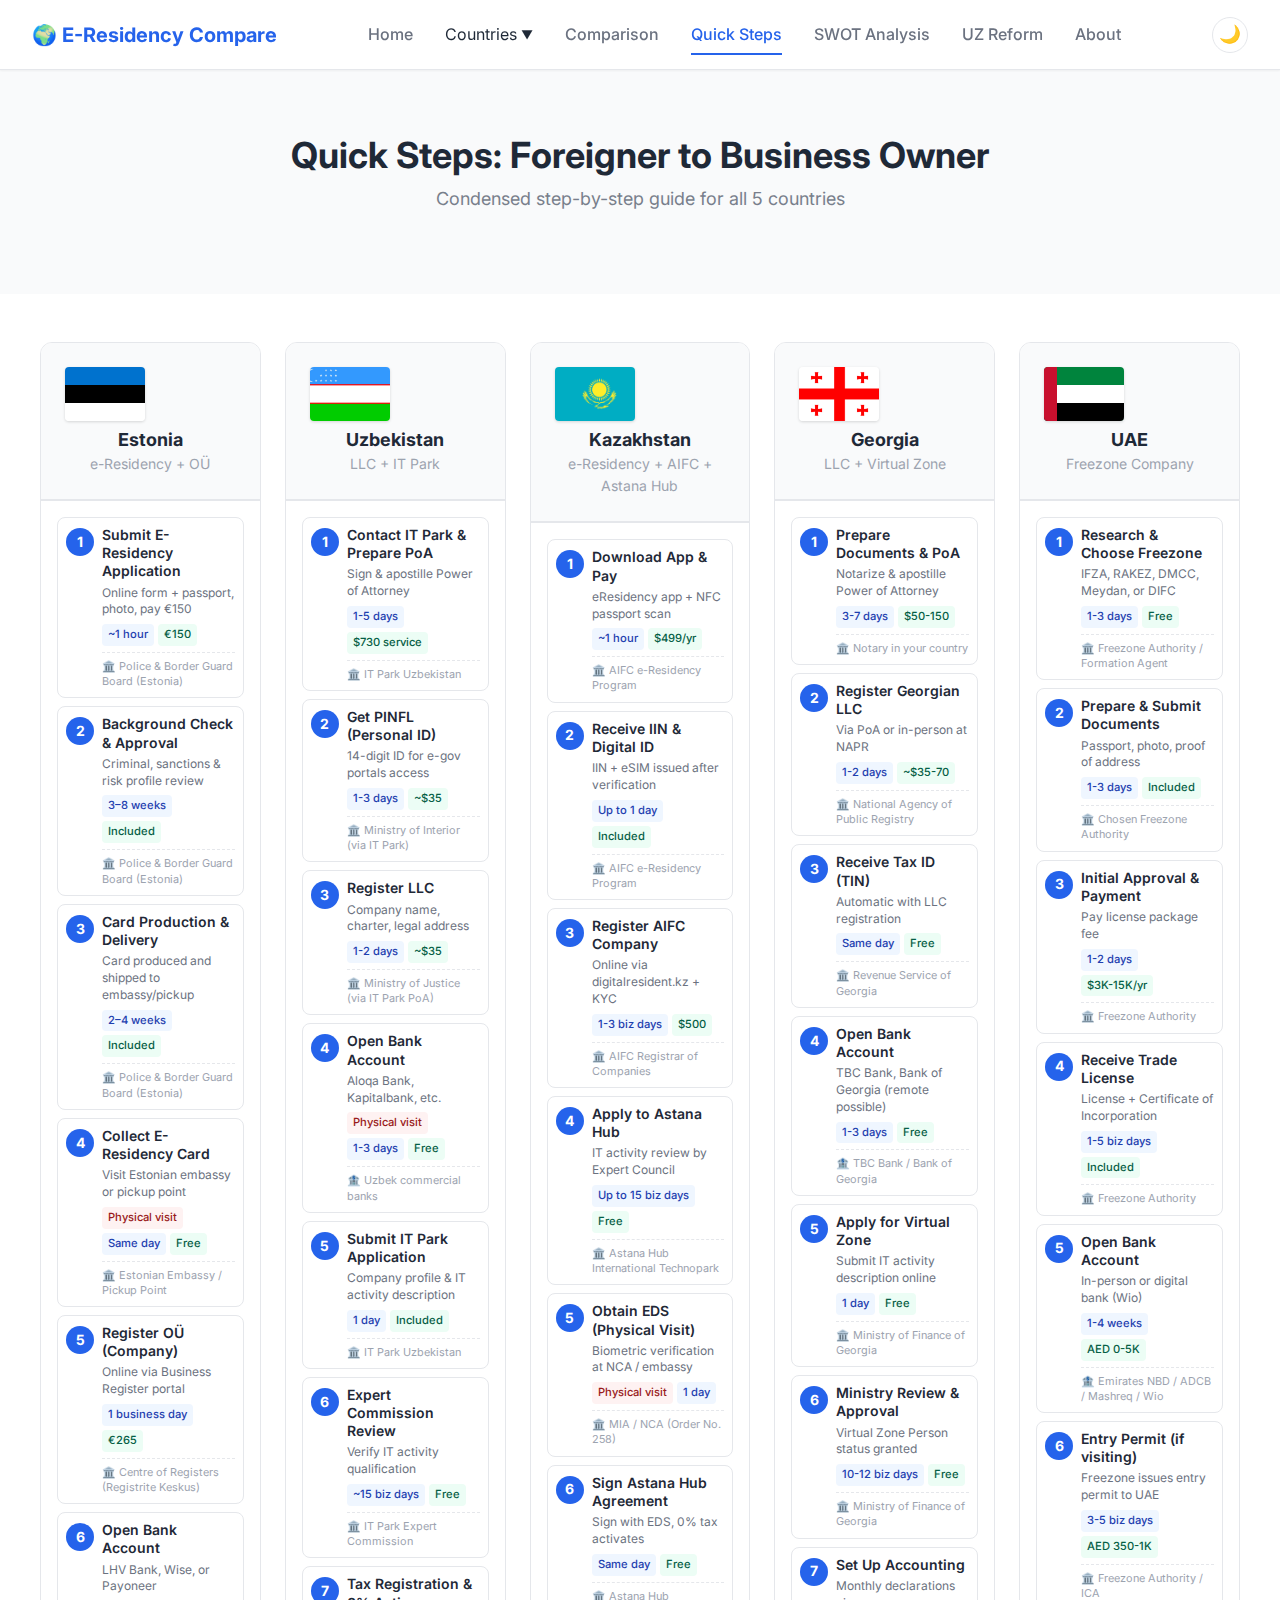
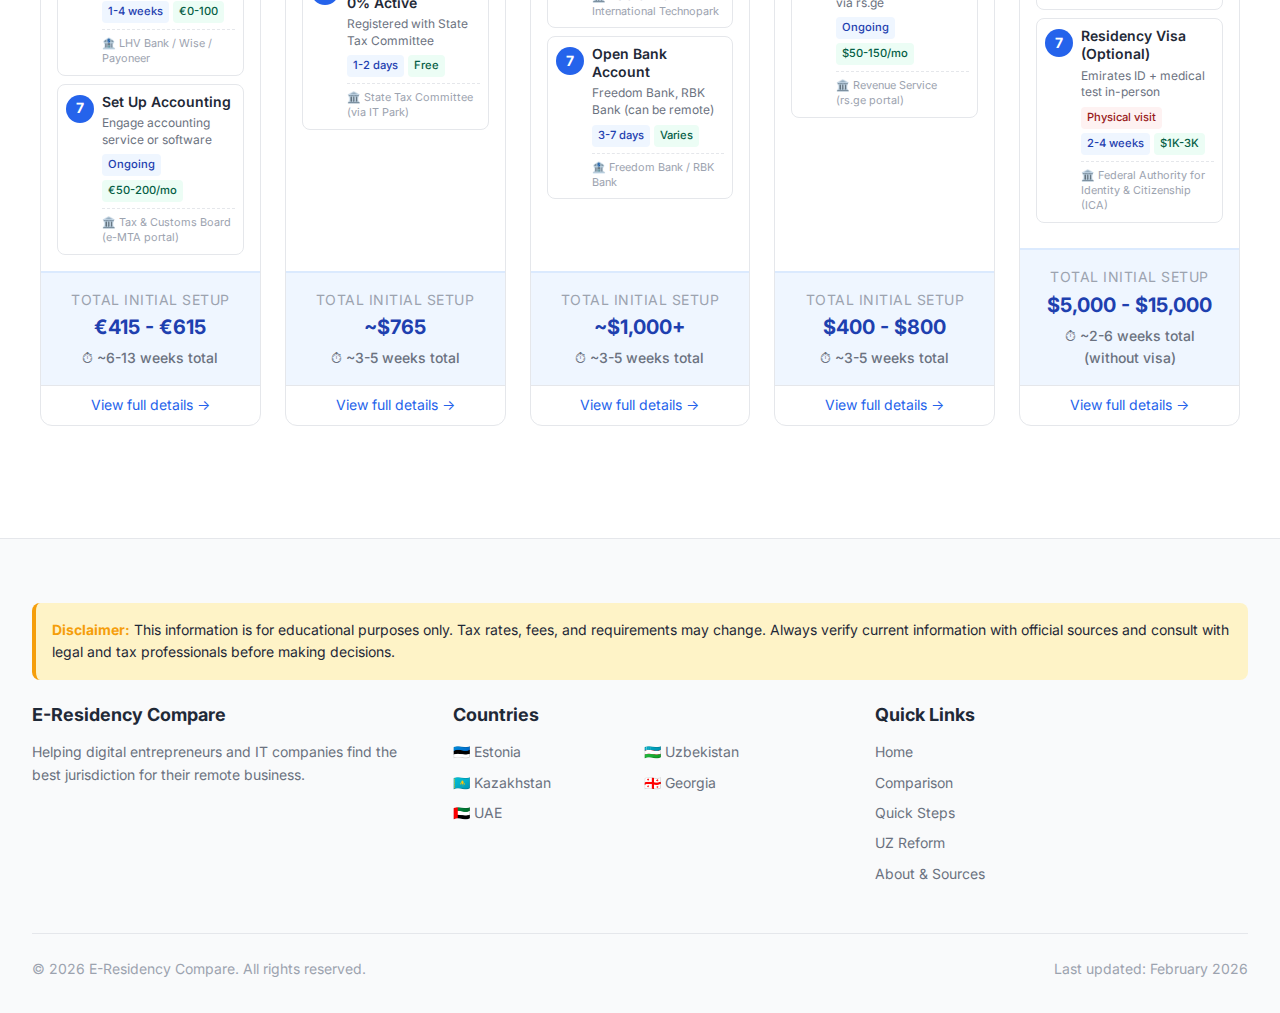
<file: steps.html>
<!DOCTYPE html>
<html lang="en">
<head>
    <meta charset="UTF-8">
    <script>document.documentElement.setAttribute('data-theme',localStorage.getItem('theme-preference')||(matchMedia('(prefers-color-scheme:dark)').matches?'dark':'light'))</script>
    <meta name="viewport" content="width=device-width, initial-scale=1.0">
    <meta name="description" content="Quick step-by-step guide: from foreigner to business owner in Estonia, Uzbekistan, Kazakhstan, Georgia, and UAE. Condensed overview for fast reading.">
    <title>Quick Steps: From Foreigner to Business Owner | E-Residency Compare</title>

    <!-- CSS -->
    <link rel="stylesheet" href="css/reset.css">
    <link rel="stylesheet" href="css/variables.css">
    <link rel="stylesheet" href="css/main.css">
    <link rel="stylesheet" href="css/navigation.css">
    <link rel="stylesheet" href="css/footer.css">
    <link rel="stylesheet" href="css/steps.css">
    <link rel="stylesheet" href="css/responsive.css">

    <!-- Google Fonts -->
    <link rel="preconnect" href="https://fonts.googleapis.com">
    <link rel="preconnect" href="https://fonts.gstatic.com" crossorigin>
    <link href="https://fonts.googleapis.com/css2?family=Inter:wght@400;500;600;700&display=swap" rel="stylesheet">
</head>
<body>
    <!-- Navigation -->
    <nav class="navbar">
        <div class="container">
            <a href="index.html" class="navbar-logo">
                🌍 E-Residency Compare
            </a>

            <div class="navbar-menu" id="navbarMenu">
                <a href="index.html">Home</a>

                <div class="dropdown">
                    <div class="dropdown-toggle">
                        Countries
                    </div>
                    <div class="dropdown-menu">
                        <a href="estonia.html">🇪🇪 Estonia</a>
                        <a href="uzbekistan.html">🇺🇿 Uzbekistan</a>
                        <a href="kazakhstan.html">🇰🇿 Kazakhstan</a>
                        <a href="georgia.html">🇬🇪 Georgia</a>
                        <a href="uae.html">🇦🇪 UAE</a>
                    </div>
                </div>

                <a href="comparison.html">Comparison</a>
                <a href="steps.html" class="active">Quick Steps</a>
                <a href="swot.html">SWOT Analysis</a>
                <a href="uzbekistan-reform.html">UZ Reform</a>
                <a href="about.html">About</a>
            </div>

            <button class="theme-toggle" aria-label="Toggle dark mode">🌙</button>

            <div class="menu-toggle" id="menuToggle">
                <span></span>
                <span></span>
                <span></span>
            </div>
        </div>
    </nav>

    <div class="navbar-spacer"></div>

    <!-- Page Header -->
    <header class="steps-header">
        <div class="container">
            <h1>Quick Steps: Foreigner to Business Owner</h1>
            <p>Condensed step-by-step guide for all 5 countries</p>
        </div>
    </header>

    <!-- Steps Grid -->
    <div class="container">
        <p class="scroll-hint">Scroll horizontally to see all countries &rarr;</p>

        <div class="steps-wrapper">
            <div class="steps-grid">

                <!-- ===== ESTONIA ===== -->
                <div class="steps-country">
                    <div class="steps-country-header">
                        <img src="assets/images/flags/Flag_of_Estonia.svg" alt="Estonia" class="flag-img">
                        <h2>Estonia</h2>
                        <div class="program-label">e-Residency + OÜ</div>
                    </div>

                    <div class="steps-list">
                        <div class="step-card">
                            <div class="step-num">1</div>
                            <div class="step-content">
                                <h4>Submit E-Residency Application</h4>
                                <p>Online form + passport, photo, pay €150</p>
                                <div class="step-badges">
                                    <span class="step-badge duration">~1 hour</span>
                                    <span class="step-badge cost">€150</span>
                                </div>
                                <div class="step-meta">
                                    <span>🏛️ Police & Border Guard Board (Estonia)</span>
                                </div>
                            </div>
                        </div>

                        <div class="step-card">
                            <div class="step-num">2</div>
                            <div class="step-content">
                                <h4>Background Check & Approval</h4>
                                <p>Criminal, sanctions & risk profile review</p>
                                <div class="step-badges">
                                    <span class="step-badge duration">3–8 weeks</span>
                                    <span class="step-badge cost">Included</span>
                                </div>
                                <div class="step-meta">
                                    <span>🏛️ Police & Border Guard Board (Estonia)</span>
                                </div>
                            </div>
                        </div>

                        <div class="step-card">
                            <div class="step-num">3</div>
                            <div class="step-content">
                                <h4>Card Production & Delivery</h4>
                                <p>Card produced and shipped to embassy/pickup</p>
                                <div class="step-badges">
                                    <span class="step-badge duration">2–4 weeks</span>
                                    <span class="step-badge cost">Included</span>
                                </div>
                                <div class="step-meta">
                                    <span>🏛️ Police & Border Guard Board (Estonia)</span>
                                </div>
                            </div>
                        </div>

                        <div class="step-card">
                            <div class="step-num">4</div>
                            <div class="step-content">
                                <h4>Collect E-Residency Card</h4>
                                <p>Visit Estonian embassy or pickup point</p>
                                <div class="step-badges">
                                    <span class="step-badge visit">Physical visit</span>
                                    <span class="step-badge duration">Same day</span>
                                    <span class="step-badge cost">Free</span>
                                </div>
                                <div class="step-meta">
                                    <span>🏛️ Estonian Embassy / Pickup Point</span>
                                </div>
                            </div>
                        </div>

                        <div class="step-card">
                            <div class="step-num">5</div>
                            <div class="step-content">
                                <h4>Register OÜ (Company)</h4>
                                <p>Online via Business Register portal</p>
                                <div class="step-badges">
                                    <span class="step-badge duration">1 business day</span>
                                    <span class="step-badge cost">€265</span>
                                </div>
                                <div class="step-meta">
                                    <span>🏛️ Centre of Registers (Registrite Keskus)</span>
                                </div>
                            </div>
                        </div>

                        <div class="step-card">
                            <div class="step-num">6</div>
                            <div class="step-content">
                                <h4>Open Bank Account</h4>
                                <p>LHV Bank, Wise, or Payoneer</p>
                                <div class="step-badges">
                                    <span class="step-badge duration">1-4 weeks</span>
                                    <span class="step-badge cost">€0-100</span>
                                </div>
                                <div class="step-meta">
                                    <span>🏦 LHV Bank / Wise / Payoneer</span>
                                </div>
                            </div>
                        </div>

                        <div class="step-card">
                            <div class="step-num">7</div>
                            <div class="step-content">
                                <h4>Set Up Accounting</h4>
                                <p>Engage accounting service or software</p>
                                <div class="step-badges">
                                    <span class="step-badge duration">Ongoing</span>
                                    <span class="step-badge cost">€50-200/mo</span>
                                </div>
                                <div class="step-meta">
                                    <span>🏛️ Tax & Customs Board (e-MTA portal)</span>
                                </div>
                            </div>
                        </div>
                    </div>

                    <div class="steps-total">
                        <div class="total-label">Total Initial Setup</div>
                        <div class="total-amount">€415 - €615</div>
                        <div class="total-timeline">⏱ ~6-13 weeks total</div>
                    </div>
                    <a href="estonia.html#company-formation" class="steps-detail-link">View full details &rarr;</a>
                </div>

                <!-- ===== UZBEKISTAN ===== -->
                <div class="steps-country">
                    <div class="steps-country-header">
                        <img src="assets/images/flags/uzb.jpg" alt="Uzbekistan" class="flag-img">
                        <h2>Uzbekistan</h2>
                        <div class="program-label">LLC + IT Park</div>
                    </div>

                    <div class="steps-list">
                        <div class="step-card">
                            <div class="step-num">1</div>
                            <div class="step-content">
                                <h4>Contact IT Park & Prepare PoA</h4>
                                <p>Sign & apostille Power of Attorney</p>
                                <div class="step-badges">
                                    <span class="step-badge duration">1-5 days</span>
                                    <span class="step-badge cost">$730 service</span>
                                </div>
                                <div class="step-meta">
                                    <span>🏛️ IT Park Uzbekistan</span>
                                </div>
                            </div>
                        </div>

                        <div class="step-card">
                            <div class="step-num">2</div>
                            <div class="step-content">
                                <h4>Get PINFL (Personal ID)</h4>
                                <p>14-digit ID for e-gov portals access</p>
                                <div class="step-badges">
                                    <span class="step-badge duration">1-3 days</span>
                                    <span class="step-badge cost">~$35</span>
                                </div>
                                <div class="step-meta">
                                    <span>🏛️ Ministry of Interior (via IT Park)</span>
                                </div>
                            </div>
                        </div>

                        <div class="step-card">
                            <div class="step-num">3</div>
                            <div class="step-content">
                                <h4>Register LLC</h4>
                                <p>Company name, charter, legal address</p>
                                <div class="step-badges">
                                    <span class="step-badge duration">1-2 days</span>
                                    <span class="step-badge cost">~$35</span>
                                </div>
                                <div class="step-meta">
                                    <span>🏛️ Ministry of Justice (via IT Park PoA)</span>
                                </div>
                            </div>
                        </div>

                        <div class="step-card">
                            <div class="step-num">4</div>
                            <div class="step-content">
                                <h4>Open Bank Account</h4>
                                <p>Aloqa Bank, Kapitalbank, etc.</p>
                                <div class="step-badges">
                                    <span class="step-badge visit">Physical visit</span>
                                    <span class="step-badge duration">1-3 days</span>
                                    <span class="step-badge cost">Free</span>
                                </div>
                                <div class="step-meta">
                                    <span>🏦 Uzbek commercial banks</span>
                                </div>
                            </div>
                        </div>

                        <div class="step-card">
                            <div class="step-num">5</div>
                            <div class="step-content">
                                <h4>Submit IT Park Application</h4>
                                <p>Company profile & IT activity description</p>
                                <div class="step-badges">
                                    <span class="step-badge duration">1 day</span>
                                    <span class="step-badge cost">Included</span>
                                </div>
                                <div class="step-meta">
                                    <span>🏛️ IT Park Uzbekistan</span>
                                </div>
                            </div>
                        </div>

                        <div class="step-card">
                            <div class="step-num">6</div>
                            <div class="step-content">
                                <h4>Expert Commission Review</h4>
                                <p>Verify IT activity qualification</p>
                                <div class="step-badges">
                                    <span class="step-badge duration">~15 biz days</span>
                                    <span class="step-badge cost">Free</span>
                                </div>
                                <div class="step-meta">
                                    <span>🏛️ IT Park Expert Commission</span>
                                </div>
                            </div>
                        </div>

                        <div class="step-card">
                            <div class="step-num">7</div>
                            <div class="step-content">
                                <h4>Tax Registration & 0% Active</h4>
                                <p>Registered with State Tax Committee</p>
                                <div class="step-badges">
                                    <span class="step-badge duration">1-2 days</span>
                                    <span class="step-badge cost">Free</span>
                                </div>
                                <div class="step-meta">
                                    <span>🏛️ State Tax Committee (via IT Park)</span>
                                </div>
                            </div>
                        </div>
                    </div>

                    <div class="steps-total">
                        <div class="total-label">Total Initial Setup</div>
                        <div class="total-amount">~$765</div>
                        <div class="total-timeline">⏱ ~3-5 weeks total</div>
                    </div>
                    <a href="uzbekistan.html#company-formation" class="steps-detail-link">View full details &rarr;</a>
                </div>

                <!-- ===== KAZAKHSTAN ===== -->
                <div class="steps-country">
                    <div class="steps-country-header">
                        <img src="assets/images/flags/Flag_of_Kazakhstan.svg.png" alt="Kazakhstan" class="flag-img">
                        <h2>Kazakhstan</h2>
                        <div class="program-label">e-Residency + AIFC + Astana Hub</div>
                    </div>

                    <div class="steps-list">
                        <div class="step-card">
                            <div class="step-num">1</div>
                            <div class="step-content">
                                <h4>Download App & Pay</h4>
                                <p>eResidency app + NFC passport scan</p>
                                <div class="step-badges">
                                    <span class="step-badge duration">~1 hour</span>
                                    <span class="step-badge cost">$499/yr</span>
                                </div>
                                <div class="step-meta">
                                    <span>🏛️ AIFC e-Residency Program</span>
                                </div>
                            </div>
                        </div>

                        <div class="step-card">
                            <div class="step-num">2</div>
                            <div class="step-content">
                                <h4>Receive IIN & Digital ID</h4>
                                <p>IIN + eSIM issued after verification</p>
                                <div class="step-badges">
                                    <span class="step-badge duration">Up to 1 day</span>
                                    <span class="step-badge cost">Included</span>
                                </div>
                                <div class="step-meta">
                                    <span>🏛️ AIFC e-Residency Program</span>
                                </div>
                            </div>
                        </div>

                        <div class="step-card">
                            <div class="step-num">3</div>
                            <div class="step-content">
                                <h4>Register AIFC Company</h4>
                                <p>Online via digitalresident.kz + KYC</p>
                                <div class="step-badges">
                                    <span class="step-badge duration">1-3 biz days</span>
                                    <span class="step-badge cost">$500</span>
                                </div>
                                <div class="step-meta">
                                    <span>🏛️ AIFC Registrar of Companies</span>
                                </div>
                            </div>
                        </div>

                        <div class="step-card">
                            <div class="step-num">4</div>
                            <div class="step-content">
                                <h4>Apply to Astana Hub</h4>
                                <p>IT activity review by Expert Council</p>
                                <div class="step-badges">
                                    <span class="step-badge duration">Up to 15 biz days</span>
                                    <span class="step-badge cost">Free</span>
                                </div>
                                <div class="step-meta">
                                    <span>🏛️ Astana Hub International Technopark</span>
                                </div>
                            </div>
                        </div>

                        <div class="step-card">
                            <div class="step-num">5</div>
                            <div class="step-content">
                                <h4>Obtain EDS (Physical Visit)</h4>
                                <p>Biometric verification at NCA / embassy</p>
                                <div class="step-badges">
                                    <span class="step-badge visit">Physical visit</span>
                                    <span class="step-badge duration">1 day</span>
                                </div>
                                <div class="step-meta">
                                    <span>🏛️ MIA / NCA (Order No. 258)</span>
                                </div>
                            </div>
                        </div>

                        <div class="step-card">
                            <div class="step-num">6</div>
                            <div class="step-content">
                                <h4>Sign Astana Hub Agreement</h4>
                                <p>Sign with EDS, 0% tax activates</p>
                                <div class="step-badges">
                                    <span class="step-badge duration">Same day</span>
                                    <span class="step-badge cost">Free</span>
                                </div>
                                <div class="step-meta">
                                    <span>🏛️ Astana Hub International Technopark</span>
                                </div>
                            </div>
                        </div>

                        <div class="step-card">
                            <div class="step-num">7</div>
                            <div class="step-content">
                                <h4>Open Bank Account</h4>
                                <p>Freedom Bank, RBK Bank (can be remote)</p>
                                <div class="step-badges">
                                    <span class="step-badge duration">3-7 days</span>
                                    <span class="step-badge cost">Varies</span>
                                </div>
                                <div class="step-meta">
                                    <span>🏦 Freedom Bank / RBK Bank</span>
                                </div>
                            </div>
                        </div>
                    </div>

                    <div class="steps-total">
                        <div class="total-label">Total Initial Setup</div>
                        <div class="total-amount">~$1,000+</div>
                        <div class="total-timeline">⏱ ~3-5 weeks total</div>
                    </div>
                    <a href="kazakhstan.html#company-formation" class="steps-detail-link">View full details &rarr;</a>
                </div>

                <!-- ===== GEORGIA ===== -->
                <div class="steps-country">
                    <div class="steps-country-header">
                        <img src="assets/images/flags/georgia.webp" alt="Georgia" class="flag-img">
                        <h2>Georgia</h2>
                        <div class="program-label">LLC + Virtual Zone</div>
                    </div>

                    <div class="steps-list">
                        <div class="step-card">
                            <div class="step-num">1</div>
                            <div class="step-content">
                                <h4>Prepare Documents & PoA</h4>
                                <p>Notarize & apostille Power of Attorney</p>
                                <div class="step-badges">
                                    <span class="step-badge duration">3-7 days</span>
                                    <span class="step-badge cost">$50-150</span>
                                </div>
                                <div class="step-meta">
                                    <span>🏛️ Notary in your country</span>
                                </div>
                            </div>
                        </div>

                        <div class="step-card">
                            <div class="step-num">2</div>
                            <div class="step-content">
                                <h4>Register Georgian LLC</h4>
                                <p>Via PoA or in-person at NAPR</p>
                                <div class="step-badges">
                                    <span class="step-badge duration">1-2 days</span>
                                    <span class="step-badge cost">~$35-70</span>
                                </div>
                                <div class="step-meta">
                                    <span>🏛️ National Agency of Public Registry</span>
                                </div>
                            </div>
                        </div>

                        <div class="step-card">
                            <div class="step-num">3</div>
                            <div class="step-content">
                                <h4>Receive Tax ID (TIN)</h4>
                                <p>Automatic with LLC registration</p>
                                <div class="step-badges">
                                    <span class="step-badge duration">Same day</span>
                                    <span class="step-badge cost">Free</span>
                                </div>
                                <div class="step-meta">
                                    <span>🏛️ Revenue Service of Georgia</span>
                                </div>
                            </div>
                        </div>

                        <div class="step-card">
                            <div class="step-num">4</div>
                            <div class="step-content">
                                <h4>Open Bank Account</h4>
                                <p>TBC Bank, Bank of Georgia (remote possible)</p>
                                <div class="step-badges">
                                    <span class="step-badge duration">1-3 days</span>
                                    <span class="step-badge cost">Free</span>
                                </div>
                                <div class="step-meta">
                                    <span>🏦 TBC Bank / Bank of Georgia</span>
                                </div>
                            </div>
                        </div>

                        <div class="step-card">
                            <div class="step-num">5</div>
                            <div class="step-content">
                                <h4>Apply for Virtual Zone</h4>
                                <p>Submit IT activity description online</p>
                                <div class="step-badges">
                                    <span class="step-badge duration">1 day</span>
                                    <span class="step-badge cost">Free</span>
                                </div>
                                <div class="step-meta">
                                    <span>🏛️ Ministry of Finance of Georgia</span>
                                </div>
                            </div>
                        </div>

                        <div class="step-card">
                            <div class="step-num">6</div>
                            <div class="step-content">
                                <h4>Ministry Review & Approval</h4>
                                <p>Virtual Zone Person status granted</p>
                                <div class="step-badges">
                                    <span class="step-badge duration">10-12 biz days</span>
                                    <span class="step-badge cost">Free</span>
                                </div>
                                <div class="step-meta">
                                    <span>🏛️ Ministry of Finance of Georgia</span>
                                </div>
                            </div>
                        </div>

                        <div class="step-card">
                            <div class="step-num">7</div>
                            <div class="step-content">
                                <h4>Set Up Accounting</h4>
                                <p>Monthly declarations via rs.ge</p>
                                <div class="step-badges">
                                    <span class="step-badge duration">Ongoing</span>
                                    <span class="step-badge cost">$50-150/mo</span>
                                </div>
                                <div class="step-meta">
                                    <span>🏛️ Revenue Service (rs.ge portal)</span>
                                </div>
                            </div>
                        </div>
                    </div>

                    <div class="steps-total">
                        <div class="total-label">Total Initial Setup</div>
                        <div class="total-amount">$400 - $800</div>
                        <div class="total-timeline">⏱ ~3-5 weeks total</div>
                    </div>
                    <a href="georgia.html#company-formation" class="steps-detail-link">View full details &rarr;</a>
                </div>

                <!-- ===== UAE ===== -->
                <div class="steps-country">
                    <div class="steps-country-header">
                        <img src="assets/images/flags/Flag_of_the_United_Arab_Emirates.svg" alt="UAE" class="flag-img">
                        <h2>UAE</h2>
                        <div class="program-label">Freezone Company</div>
                    </div>

                    <div class="steps-list">
                        <div class="step-card">
                            <div class="step-num">1</div>
                            <div class="step-content">
                                <h4>Research & Choose Freezone</h4>
                                <p>IFZA, RAKEZ, DMCC, Meydan, or DIFC</p>
                                <div class="step-badges">
                                    <span class="step-badge duration">1-3 days</span>
                                    <span class="step-badge cost">Free</span>
                                </div>
                                <div class="step-meta">
                                    <span>🏛️ Freezone Authority / Formation Agent</span>
                                </div>
                            </div>
                        </div>

                        <div class="step-card">
                            <div class="step-num">2</div>
                            <div class="step-content">
                                <h4>Prepare & Submit Documents</h4>
                                <p>Passport, photo, proof of address</p>
                                <div class="step-badges">
                                    <span class="step-badge duration">1-3 days</span>
                                    <span class="step-badge cost">Included</span>
                                </div>
                                <div class="step-meta">
                                    <span>🏛️ Chosen Freezone Authority</span>
                                </div>
                            </div>
                        </div>

                        <div class="step-card">
                            <div class="step-num">3</div>
                            <div class="step-content">
                                <h4>Initial Approval & Payment</h4>
                                <p>Pay license package fee</p>
                                <div class="step-badges">
                                    <span class="step-badge duration">1-2 days</span>
                                    <span class="step-badge cost">$3K-15K/yr</span>
                                </div>
                                <div class="step-meta">
                                    <span>🏛️ Freezone Authority</span>
                                </div>
                            </div>
                        </div>

                        <div class="step-card">
                            <div class="step-num">4</div>
                            <div class="step-content">
                                <h4>Receive Trade License</h4>
                                <p>License + Certificate of Incorporation</p>
                                <div class="step-badges">
                                    <span class="step-badge duration">1-5 biz days</span>
                                    <span class="step-badge cost">Included</span>
                                </div>
                                <div class="step-meta">
                                    <span>🏛️ Freezone Authority</span>
                                </div>
                            </div>
                        </div>

                        <div class="step-card">
                            <div class="step-num">5</div>
                            <div class="step-content">
                                <h4>Open Bank Account</h4>
                                <p>In-person or digital bank (Wio)</p>
                                <div class="step-badges">
                                    <span class="step-badge duration">1-4 weeks</span>
                                    <span class="step-badge cost">AED 0-5K</span>
                                </div>
                                <div class="step-meta">
                                    <span>🏦 Emirates NBD / ADCB / Mashreq / Wio</span>
                                </div>
                            </div>
                        </div>

                        <div class="step-card">
                            <div class="step-num">6</div>
                            <div class="step-content">
                                <h4>Entry Permit (if visiting)</h4>
                                <p>Freezone issues entry permit to UAE</p>
                                <div class="step-badges">
                                    <span class="step-badge duration">3-5 biz days</span>
                                    <span class="step-badge cost">AED 350-1K</span>
                                </div>
                                <div class="step-meta">
                                    <span>🏛️ Freezone Authority / ICA</span>
                                </div>
                            </div>
                        </div>

                        <div class="step-card">
                            <div class="step-num">7</div>
                            <div class="step-content">
                                <h4>Residency Visa (Optional)</h4>
                                <p>Emirates ID + medical test in-person</p>
                                <div class="step-badges">
                                    <span class="step-badge visit">Physical visit</span>
                                    <span class="step-badge duration">2-4 weeks</span>
                                    <span class="step-badge cost">$1K-3K</span>
                                </div>
                                <div class="step-meta">
                                    <span>🏛️ Federal Authority for Identity & Citizenship (ICA)</span>
                                </div>
                            </div>
                        </div>
                    </div>

                    <div class="steps-total">
                        <div class="total-label">Total Initial Setup</div>
                        <div class="total-amount">$5,000 - $15,000</div>
                        <div class="total-timeline">⏱ ~2-6 weeks total (without visa)</div>
                    </div>
                    <a href="uae.html#company-formation" class="steps-detail-link">View full details &rarr;</a>
                </div>

            </div>
        </div>
    </div>

    <!-- Footer -->
    <footer class="footer">
        <div class="container">
            <div class="footer-disclaimer">
                <p><strong>Disclaimer:</strong> This information is for educational purposes only. Tax rates, fees, and requirements may change. Always verify current information with official sources and consult with legal and tax professionals before making decisions.</p>
            </div>

            <div class="footer-content">
                <div class="footer-section">
                    <h3>E-Residency Compare</h3>
                    <p>Helping digital entrepreneurs and IT companies find the best jurisdiction for their remote business.</p>
                </div>

                <div class="footer-section">
                    <h3>Countries</h3>
                    <div class="footer-links footer-countries">
                        <a href="estonia.html">🇪🇪 Estonia</a>
                        <a href="uzbekistan.html">🇺🇿 Uzbekistan</a>
                        <a href="kazakhstan.html">🇰🇿 Kazakhstan</a>
                        <a href="georgia.html">🇬🇪 Georgia</a>
                        <a href="uae.html">🇦🇪 UAE</a>
                    </div>
                </div>

                <div class="footer-section">
                    <h3>Quick Links</h3>
                    <div class="footer-links">
                        <a href="index.html">Home</a>
                        <a href="comparison.html">Comparison</a>
                        <a href="steps.html">Quick Steps</a>
                        <a href="uzbekistan-reform.html">UZ Reform</a>
                        <a href="about.html">About & Sources</a>
                    </div>
                </div>
            </div>

            <div class="footer-bottom">
                <p>&copy; 2026 E-Residency Compare. All rights reserved.</p>
                <p class="footer-updated">Last updated: February 2026</p>
            </div>
        </div>
    </footer>

    <!-- JavaScript -->
    <script src="js/navigation.js"></script>
    <script src="js/smooth-scroll.js"></script>
    <script src="js/theme-toggle.js"></script>
</body>
</html>
</file>
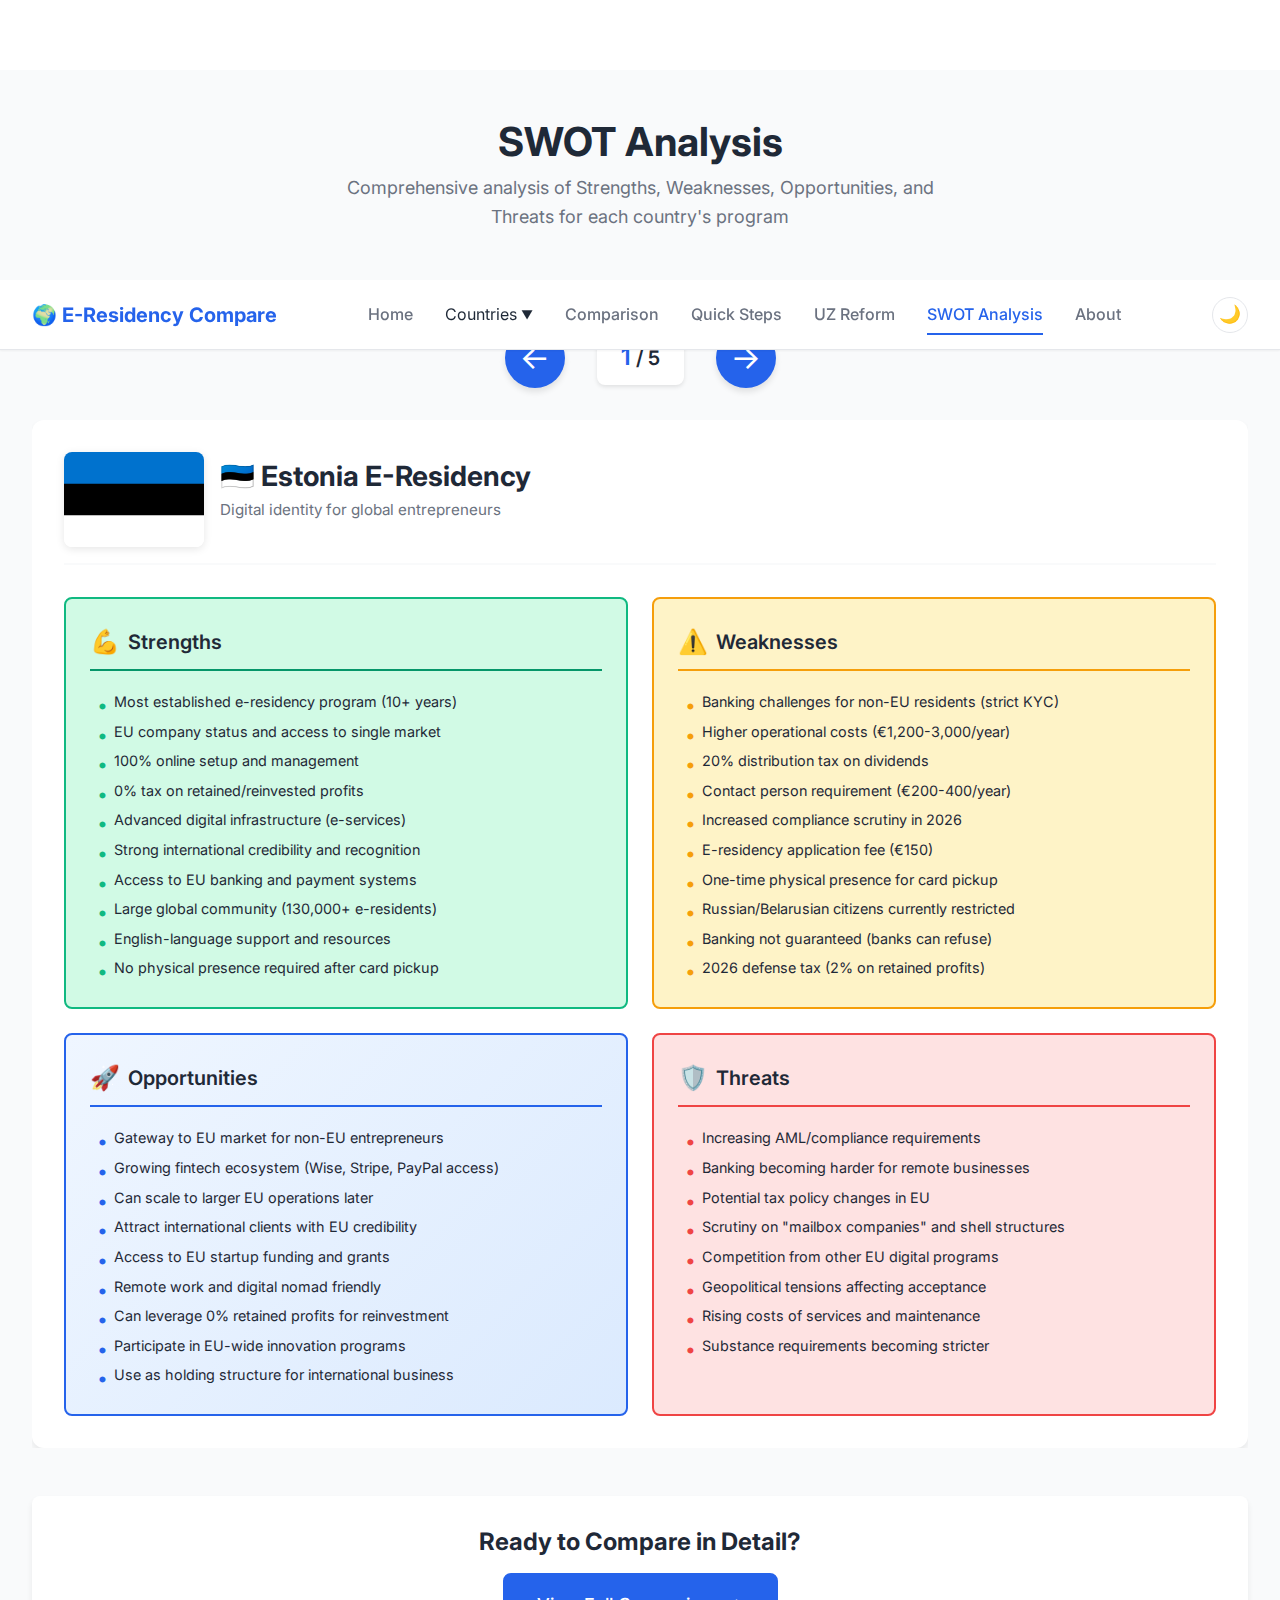
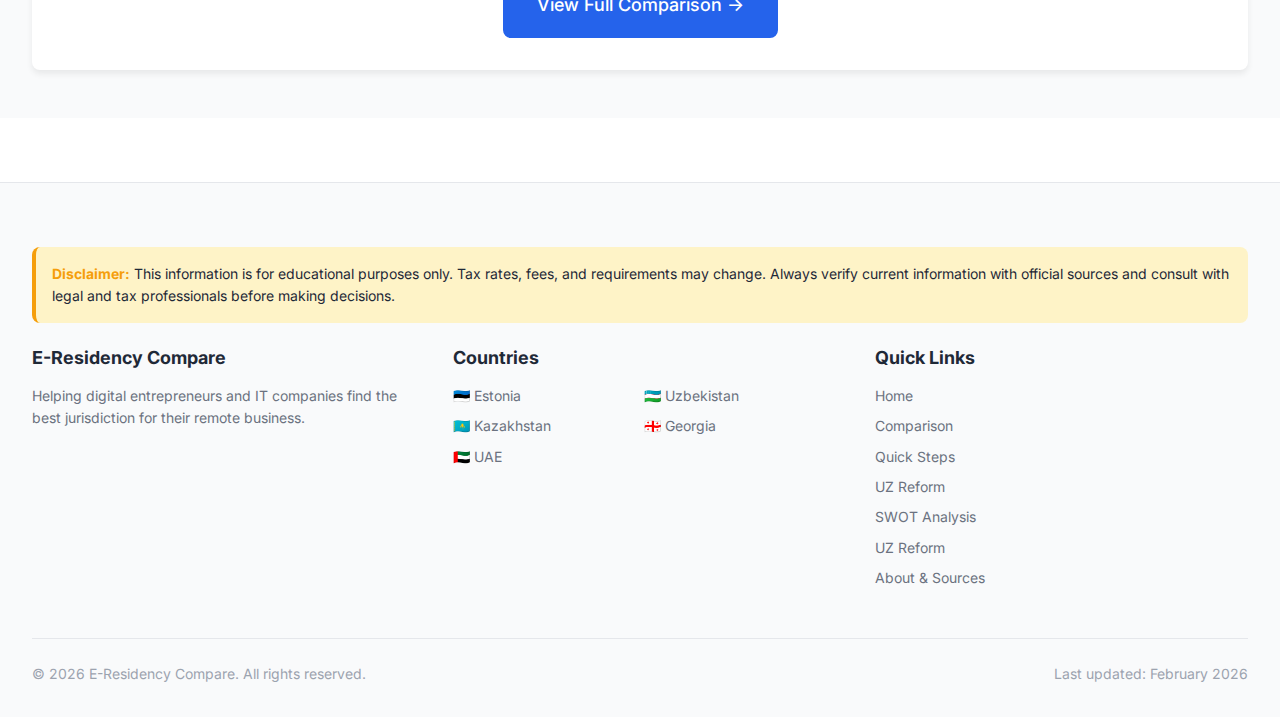
<file: swot.html>
<!DOCTYPE html>
<html lang="en">
<head>
    <meta charset="UTF-8">
    <script>document.documentElement.setAttribute('data-theme',localStorage.getItem('theme-preference')||(matchMedia('(prefers-color-scheme:dark)').matches?'dark':'light'))</script>
    <meta name="viewport" content="width=device-width, initial-scale=1.0">
    <meta name="description" content="SWOT Analysis of e-residency programs and IT company incentives across Estonia, Uzbekistan, Kazakhstan, and Georgia.">
    <title>SWOT Analysis | E-Residency & IT Company Comparison</title>

    <!-- CSS -->
    <link rel="stylesheet" href="css/reset.css">
    <link rel="stylesheet" href="css/variables.css">
    <link rel="stylesheet" href="css/main.css">
    <link rel="stylesheet" href="css/navigation.css">
    <link rel="stylesheet" href="css/footer.css">
    <link rel="stylesheet" href="css/swot.css">
    <link rel="stylesheet" href="css/responsive.css">

    <!-- Google Fonts -->
    <link rel="preconnect" href="https://fonts.googleapis.com">
    <link rel="preconnect" href="https://fonts.gstatic.com" crossorigin>
    <link href="https://fonts.googleapis.com/css2?family=Inter:wght@400;500;600;700&display=swap" rel="stylesheet">
</head>
<body>
    <!-- Navigation -->
    <nav class="navbar">
        <div class="container">
            <a href="index.html" class="navbar-logo">
                🌍 E-Residency Compare
            </a>

            <div class="navbar-menu" id="navbarMenu">
                <a href="index.html">Home</a>

                <div class="dropdown">
                    <div class="dropdown-toggle">
                        Countries
                    </div>
                    <div class="dropdown-menu">
                        <a href="estonia.html">🇪🇪 Estonia</a>
                        <a href="uzbekistan.html">🇺🇿 Uzbekistan</a>
                        <a href="kazakhstan.html">🇰🇿 Kazakhstan</a>
                        <a href="georgia.html">🇬🇪 Georgia</a>
                        <a href="uae.html">🇦🇪 UAE</a>
                    </div>
                </div>

                <a href="comparison.html">Comparison</a>
                <a href="steps.html">Quick Steps</a>
                        <a href="uzbekistan-reform.html">UZ Reform</a>
                <a href="swot.html" class="active">SWOT Analysis</a>
                <a href="about.html">About</a>
            </div>

            <button class="theme-toggle" aria-label="Toggle dark mode">🌙</button>

            <div class="menu-toggle" id="menuToggle">
                <span></span>
                <span></span>
                <span></span>
            </div>
        </div>
    </nav>

    <div class="navbar-spacer"></div>

    <!-- Hero Section -->
    <section class="swot-hero">
        <div class="container">
            <h1>SWOT Analysis</h1>
            <p class="hero-subtitle">Comprehensive analysis of Strengths, Weaknesses, Opportunities, and Threats for each country's program</p>
        </div>
    </section>

    <!-- SWOT Analysis Section -->
    <section class="swot-section">
        <div class="container">
            <!-- Slider Controls -->
            <div class="swot-slider-controls">
                <button class="slider-arrow slider-arrow-left" id="prevSlide">
                    <span>←</span>
                </button>
                <div class="slider-indicator">
                    <span class="current-slide">1</span> / <span class="total-slides">4</span>
                </div>
                <button class="slider-arrow slider-arrow-right" id="nextSlide">
                    <span>→</span>
                </button>
            </div>

            <!-- Slider Container -->
            <div class="swot-slider">
            <!-- Estonia SWOT -->
            <div class="swot-card active" data-country="estonia" data-slide="0">
                <div class="swot-header">
                    <div class="swot-flag">
                        <img src="assets/images/flags/Flag_of_Estonia.svg" alt="Estonia Flag">
                    </div>
                    <div class="swot-title">
                        <h2>🇪🇪 Estonia E-Residency</h2>
                        <p>Digital identity for global entrepreneurs</p>
                    </div>
                </div>

                <div class="swot-grid">
                    <div class="swot-box strengths">
                        <div class="swot-box-header">
                            <span class="swot-icon">💪</span>
                            <h3>Strengths</h3>
                        </div>
                        <ul>
                            <li>Most established e-residency program (10+ years)</li>
                            <li>EU company status and access to single market</li>
                            <li>100% online setup and management</li>
                            <li>0% tax on retained/reinvested profits</li>
                            <li>Advanced digital infrastructure (e-services)</li>
                            <li>Strong international credibility and recognition</li>
                            <li>Access to EU banking and payment systems</li>
                            <li>Large global community (130,000+ e-residents)</li>
                            <li>English-language support and resources</li>
                            <li>No physical presence required after card pickup</li>
                        </ul>
                    </div>

                    <div class="swot-box weaknesses">
                        <div class="swot-box-header">
                            <span class="swot-icon">⚠️</span>
                            <h3>Weaknesses</h3>
                        </div>
                        <ul>
                            <li>Banking challenges for non-EU residents (strict KYC)</li>
                            <li>Higher operational costs (€1,200-3,000/year)</li>
                            <li>20% distribution tax on dividends</li>
                            <li>Contact person requirement (€200-400/year)</li>
                            <li>Increased compliance scrutiny in 2026</li>
                            <li>E-residency application fee (€150)</li>
                            <li>One-time physical presence for card pickup</li>
                            <li>Russian/Belarusian citizens currently restricted</li>
                            <li>Banking not guaranteed (banks can refuse)</li>
                            <li>2026 defense tax (2% on retained profits)</li>
                        </ul>
                    </div>

                    <div class="swot-box opportunities">
                        <div class="swot-box-header">
                            <span class="swot-icon">🚀</span>
                            <h3>Opportunities</h3>
                        </div>
                        <ul>
                            <li>Gateway to EU market for non-EU entrepreneurs</li>
                            <li>Growing fintech ecosystem (Wise, Stripe, PayPal access)</li>
                            <li>Can scale to larger EU operations later</li>
                            <li>Attract international clients with EU credibility</li>
                            <li>Access to EU startup funding and grants</li>
                            <li>Remote work and digital nomad friendly</li>
                            <li>Can leverage 0% retained profits for reinvestment</li>
                            <li>Participate in EU-wide innovation programs</li>
                            <li>Use as holding structure for international business</li>
                        </ul>
                    </div>

                    <div class="swot-box threats">
                        <div class="swot-box-header">
                            <span class="swot-icon">🛡️</span>
                            <h3>Threats</h3>
                        </div>
                        <ul>
                            <li>Increasing AML/compliance requirements</li>
                            <li>Banking becoming harder for remote businesses</li>
                            <li>Potential tax policy changes in EU</li>
                            <li>Scrutiny on "mailbox companies" and shell structures</li>
                            <li>Competition from other EU digital programs</li>
                            <li>Geopolitical tensions affecting acceptance</li>
                            <li>Rising costs of services and maintenance</li>
                            <li>Substance requirements becoming stricter</li>
                        </ul>
                    </div>
                </div>
            </div>

            <!-- Uzbekistan SWOT -->
            <div class="swot-card" data-country="uzbekistan" data-slide="1">
                <div class="swot-header">
                    <div class="swot-flag">
                        <img src="assets/images/flags/uzb.jpg" alt="Uzbekistan Flag">
                    </div>
                    <div class="swot-title">
                        <h2>🇺🇿 Uzbekistan IT Park</h2>
                        <p>0% tax until 2040 for IT companies</p>
                    </div>
                </div>

                <div class="swot-grid">
                    <div class="swot-box strengths">
                        <div class="swot-box-header">
                            <span class="swot-icon">💪</span>
                            <h3>Strengths</h3>
                        </div>
                        <ul>
                            <li>0% ALL major taxes until 2040 (14+ years left)</li>
                            <li>Very low setup costs ($400-800)</li>
                            <li>Low annual costs ($500-1,500/year)</li>
                            <li>Strong government support for IT sector</li>
                            <li>Fast registration process (1-2 weeks total)</li>
                            <li>Free office space available (Zero Risk Program)</li>
                            <li>Payroll compensation (up to 15% for local hires)</li>
                            <li>IT Park provides extensive hands-on support</li>
                            <li>Power of attorney accepted for most steps</li>
                            <li>Growing tech community in Tashkent</li>
                        </ul>
                    </div>

                    <div class="swot-box weaknesses">
                        <div class="swot-box-header">
                            <span class="swot-icon">⚠️</span>
                            <h3>Weaknesses</h3>
                        </div>
                        <ul>
                            <li>Physical visit required for bank account opening</li>
                            <li>No e-residency program available</li>
                            <li>International payment processing challenges</li>
                            <li>Less developed digital infrastructure vs Estonia</li>
                            <li>Language barriers (Uzbek/Russian primary)</li>
                            <li>Lower international recognition/credibility</li>
                            <li>Banking integration with global systems limited</li>
                            <li>Limited access to international investors</li>
                            <li>Currency exchange and UZS considerations</li>
                            <li>Tax holiday expires in 2040 (uncertain after)</li>
                        </ul>
                    </div>

                    <div class="swot-box opportunities">
                        <div class="swot-box-header">
                            <span class="swot-icon">🚀</span>
                            <h3>Opportunities</h3>
                        </div>
                        <ul>
                            <li>Rapidly growing Central Asian market</li>
                            <li>Government actively developing IT sector</li>
                            <li>Low competition in emerging market</li>
                            <li>Regional hub potential for Central Asia</li>
                            <li>Cost advantage for bootstrapped startups</li>
                            <li>14 years of tax-free growth opportunity</li>
                            <li>Can combine with EU entity for international sales</li>
                            <li>Growing pool of skilled IT talent</li>
                            <li>Regional IT Parks expanding to multiple cities</li>
                        </ul>
                    </div>

                    <div class="swot-box threats">
                        <div class="swot-box-header">
                            <span class="swot-icon">🛡️</span>
                            <h3>Threats</h3>
                        </div>
                        <ul>
                            <li>Uncertainty after 2040 tax holiday expires</li>
                            <li>Economic and political risks in Central Asia</li>
                            <li>Currency volatility (UZS)</li>
                            <li>Potential changes in government policy</li>
                            <li>International banking restrictions</li>
                            <li>Difficulty attracting foreign investment</li>
                            <li>Perception challenges with Western clients</li>
                            <li>Infrastructure development still ongoing</li>
                        </ul>
                    </div>
                </div>
            </div>

            <!-- Kazakhstan SWOT -->
            <div class="swot-card" data-country="kazakhstan" data-slide="2">
                <div class="swot-header">
                    <div class="swot-flag">
                        <img src="assets/images/flags/Flag_of_Kazakhstan.svg.png" alt="Kazakhstan Flag">
                    </div>
                    <div class="swot-title">
                        <h2>🇰🇿 Kazakhstan Astana Hub</h2>
                        <p>0% tax with e-Residency and Digital Nomad Visa</p>
                    </div>
                </div>

                <div class="swot-grid">
                    <div class="swot-box strengths">
                        <div class="swot-box-header">
                            <span class="swot-icon">💪</span>
                            <h3>Strengths</h3>
                        </div>
                        <ul>
                            <li>E-Residency program (like Estonia)</li>
                            <li>100% online setup and management</li>
                            <li>0% corporate tax for Astana Hub participants</li>
                            <li>0% tax for foreign specialists (employees)</li>
                            <li>Digital Nomad Visa with residence permit</li>
                            <li>Extraterritoriality (operate from any city)</li>
                            <li>No physical visit required for registration</li>
                            <li>Modern digital infrastructure (eGov.kz)</li>
                            <li>English support at Astana Hub</li>
                            <li>Access to investment and scaling programs</li>
                        </ul>
                    </div>

                    <div class="swot-box weaknesses">
                        <div class="swot-box-header">
                            <span class="swot-icon">⚠️</span>
                            <h3>Weaknesses</h3>
                        </div>
                        <ul>
                            <li>Less mature ecosystem than Estonia</li>
                            <li>Banking may require in-person visit</li>
                            <li>Lower international recognition than EU</li>
                            <li>Limited access to international payment systems</li>
                            <li>E-residency program newer (less proven)</li>
                            <li>Tenge (KZT) currency considerations</li>
                            <li>Time zone differences (GMT+5/+6)</li>
                            <li>Less developed fintech ecosystem</li>
                            <li>Smaller global community vs Estonia</li>
                            <li>Political/economic risks in Central Asia</li>
                        </ul>
                    </div>

                    <div class="swot-box opportunities">
                        <div class="swot-box-header">
                            <span class="swot-icon">🚀</span>
                            <h3>Opportunities</h3>
                        </div>
                        <ul>
                            <li>Emerging tech hub in Central Asia</li>
                            <li>Digital Nomad Visa for legal residence</li>
                            <li>Gateway to CIS/Eurasian market</li>
                            <li>Government actively investing in IT sector</li>
                            <li>Lower cost of living if relocating</li>
                            <li>Access to regional investment programs</li>
                            <li>Can hire foreign talent with tax benefits</li>
                            <li>Strategic location between Europe and Asia</li>
                            <li>Growing startup ecosystem and events</li>
                        </ul>
                    </div>

                    <div class="swot-box threats">
                        <div class="swot-box-header">
                            <span class="swot-icon">🛡️</span>
                            <h3>Threats</h3>
                        </div>
                        <ul>
                            <li>Economic and political instability risks</li>
                            <li>Currency volatility (KZT)</li>
                            <li>Potential policy changes</li>
                            <li>International banking restrictions</li>
                            <li>Perception challenges with Western clients</li>
                            <li>Geopolitical tensions in region</li>
                            <li>E-residency program still evolving</li>
                            <li>Competition from other regional hubs</li>
                        </ul>
                    </div>
                </div>
            </div>

            <!-- Georgia SWOT -->
            <div class="swot-card" data-country="georgia" data-slide="3">
                <div class="swot-header">
                    <div class="swot-flag">
                        <img src="assets/images/flags/georgia.webp" alt="Georgia Flag">
                    </div>
                    <div class="swot-title">
                        <h2>🇬🇪 Georgia Virtual Zone</h2>
                        <p>0% tax on foreign income with power of attorney setup</p>
                    </div>
                </div>

                <div class="swot-grid">
                    <div class="swot-box strengths">
                        <div class="swot-box-header">
                            <span class="swot-icon">💪</span>
                            <h3>Strengths</h3>
                        </div>
                        <ul>
                            <li>0% tax on foreign-sourced income</li>
                            <li>0% VAT on service exports</li>
                            <li>Only 5% capital gains tax on dividends</li>
                            <li>100% online setup with power of attorney</li>
                            <li>Very fast LLC registration (1-2 days)</li>
                            <li>Low setup costs ($400-800)</li>
                            <li>Business-friendly environment</li>
                            <li>English widely spoken in business sector</li>
                            <li>Good banking and digital infrastructure</li>
                            <li>Popular with digital nomads (easy to live there)</li>
                            <li>No minimum capital requirement</li>
                            <li>Simple 1% turnover tax option available</li>
                        </ul>
                    </div>

                    <div class="swot-box weaknesses">
                        <div class="swot-box-header">
                            <span class="swot-icon">⚠️</span>
                            <h3>Weaknesses</h3>
                        </div>
                        <ul>
                            <li>Cannot serve Georgian clients under Virtual Zone</li>
                            <li>Banks don't accept power of attorney (visit or EMI)</li>
                            <li>No e-residency program available</li>
                            <li>Monthly tax declarations required (even at 0%)</li>
                            <li>Less international prestige than EU</li>
                            <li>Payment processing challenges (Stripe, PayPal)</li>
                            <li>Limited to foreign income only for 0% tax</li>
                            <li>Lower international recognition vs Estonia</li>
                            <li>Virtual Zone application takes ~12 days</li>
                            <li>Compliance monitoring requirements</li>
                        </ul>
                    </div>

                    <div class="swot-box opportunities">
                        <div class="swot-box-header">
                            <span class="swot-icon">🚀</span>
                            <h3>Opportunities</h3>
                        </div>
                        <ul>
                            <li>Growing tech hub and startup ecosystem</li>
                            <li>Digital nomad destination (visa-free stays)</li>
                            <li>Can relocate with ease (low cost of living)</li>
                            <li>Gateway to Caucasus and regional markets</li>
                            <li>Vibrant expat and entrepreneur community</li>
                            <li>Government supporting tech sector growth</li>
                            <li>Can use EMIs (Wise, Payoneer) for banking</li>
                            <li>Combination with other jurisdictions possible</li>
                            <li>Growing fintech sector locally</li>
                        </ul>
                    </div>

                    <div class="swot-box threats">
                        <div class="swot-box-header">
                            <span class="swot-icon">🛡️</span>
                            <h3>Threats</h3>
                        </div>
                        <ul>
                            <li>Regional geopolitical tensions</li>
                            <li>Potential policy changes on Virtual Zone</li>
                            <li>Georgian Lari (GEL) currency volatility</li>
                            <li>Banking system vulnerabilities</li>
                            <li>Perception as "offshore" jurisdiction risk</li>
                            <li>Compliance requirements may increase</li>
                            <li>Limited to export-focused businesses only</li>
                            <li>Competition from other regional programs</li>
                        </ul>
                    </div>
                </div>
            </div>

            <!-- UAE SWOT -->
            <div class="swot-card" data-country="uae" data-slide="4">
                <div class="swot-header">
                    <div class="swot-flag">
                        <img src="assets/images/flags/Flag_of_the_United_Arab_Emirates.svg" alt="UAE Flag" style="width: 100%; height: 100%; object-fit: cover;">
                    </div>
                    <div class="swot-title">
                        <h2>🇦🇪 UAE Freezone Company</h2>
                        <p>0% tax on qualifying Freezone income with Golden Visa option</p>
                    </div>
                </div>

                <div class="swot-grid">
                    <div class="swot-box strengths">
                        <div class="swot-box-header">
                            <span class="swot-icon">💪</span>
                            <h3>Strengths</h3>
                        </div>
                        <ul>
                            <li>0% corporate tax on qualifying Freezone income</li>
                            <li>0% personal income tax for all residents</li>
                            <li>100% foreign ownership in Freezones</li>
                            <li>World-class banking and financial infrastructure</li>
                            <li>Excellent international recognition and credibility</li>
                            <li>Golden Visa option for entrepreneurs (5-10 years)</li>
                            <li>Strategic location bridging Middle East, Asia, and Africa</li>
                            <li>English is the primary business language</li>
                            <li>Fast company setup (1-3 weeks)</li>
                            <li>AED pegged to USD - full currency stability</li>
                        </ul>
                    </div>

                    <div class="swot-box weaknesses">
                        <div class="swot-box-header">
                            <span class="swot-icon">⚠️</span>
                            <h3>Weaknesses</h3>
                        </div>
                        <ul>
                            <li>Highest setup costs among compared countries ($5,000-$15,000)</li>
                            <li>High annual renewal fees ($3,000-$10,000/year)</li>
                            <li>9% corporate tax on non-qualifying income (since 2023)</li>
                            <li>5% VAT applies on most goods and services</li>
                            <li>Bank account opening usually requires in-person visit</li>
                            <li>Freezone companies cannot trade directly in mainland UAE</li>
                            <li>40+ Freezones create complexity in choosing the right one</li>
                            <li>High cost of living if relocating to UAE</li>
                            <li>Increasing economic substance requirements</li>
                            <li>Annual license renewal mandatory or company dissolved</li>
                        </ul>
                    </div>

                    <div class="swot-box opportunities">
                        <div class="swot-box-header">
                            <span class="swot-icon">🚀</span>
                            <h3>Opportunities</h3>
                        </div>
                        <ul>
                            <li>Gateway to MENA region and emerging markets</li>
                            <li>Growing tech and startup ecosystem (Hub71, DIFC FinTech)</li>
                            <li>Access to world-class payment processing (Stripe, PayPal)</li>
                            <li>Golden Visa provides long-term residency and stability</li>
                            <li>Double tax treaties with 100+ countries</li>
                            <li>Strong IP protection framework</li>
                            <li>Can scale from Freezone to mainland operations later</li>
                            <li>Crypto and fintech-friendly regulatory environment</li>
                            <li>Premium business address enhances global credibility</li>
                        </ul>
                    </div>

                    <div class="swot-box threats">
                        <div class="swot-box-header">
                            <span class="swot-icon">🛡️</span>
                            <h3>Threats</h3>
                        </div>
                        <ul>
                            <li>Corporate tax introduced in 2023, rates may increase</li>
                            <li>Increasing regulatory compliance requirements</li>
                            <li>Economic Substance Regulations (ESR) enforcement tightening</li>
                            <li>Competition from other Gulf states (Saudi, Bahrain, Oman)</li>
                            <li>Perception as "tax haven" by some jurisdictions</li>
                            <li>Geopolitical risks in the broader Middle East region</li>
                            <li>Freezone qualifying income criteria may tighten over time</li>
                            <li>Rising operational and living costs in Dubai/Abu Dhabi</li>
                        </ul>
                    </div>
                </div>
            </div>

            </div> <!-- End of swot-slider -->

            <!-- CTA Section -->
            <div class="swot-cta">
                <h3>Ready to Compare in Detail?</h3>
                <a href="comparison.html" class="btn btn-primary btn-large">View Full Comparison →</a>
            </div>
        </div>
    </section>

    <!-- Footer -->
    <footer class="footer">
        <div class="container">
            <div class="footer-disclaimer">
                <p><strong>Disclaimer:</strong> This information is for educational purposes only. Tax rates, fees, and requirements may change. Always verify current information with official sources and consult with legal and tax professionals before making decisions.</p>
            </div>

            <div class="footer-content">
                <div class="footer-section">
                    <h3>E-Residency Compare</h3>
                    <p>Helping digital entrepreneurs and IT companies find the best jurisdiction for their remote business.</p>
                </div>

                <div class="footer-section">
                    <h3>Countries</h3>
                    <div class="footer-links footer-countries">
                        <a href="estonia.html">🇪🇪 Estonia</a>
                        <a href="uzbekistan.html">🇺🇿 Uzbekistan</a>
                        <a href="kazakhstan.html">🇰🇿 Kazakhstan</a>
                        <a href="georgia.html">🇬🇪 Georgia</a>
                        <a href="uae.html">🇦🇪 UAE</a>
                    </div>
                </div>

                <div class="footer-section">
                    <h3>Quick Links</h3>
                    <div class="footer-links">
                        <a href="index.html">Home</a>
                        <a href="comparison.html">Comparison</a>
                        <a href="steps.html">Quick Steps</a>
                        <a href="uzbekistan-reform.html">UZ Reform</a>
                        <a href="swot.html">SWOT Analysis</a>
                <a href="uzbekistan-reform.html">UZ Reform</a>
                        <a href="about.html">About & Sources</a>
                    </div>
                </div>
            </div>

            <div class="footer-bottom">
                <p>&copy; 2026 E-Residency Compare. All rights reserved.</p>
                <p class="footer-updated">Last updated: February 2026</p>
            </div>
        </div>
    </footer>

    <!-- JavaScript -->
    <script src="js/navigation.js"></script>
    <script src="js/smooth-scroll.js"></script>
    <script src="js/swot-slider.js"></script>
    <script src="js/theme-toggle.js"></script>
</body>
</html>
</file>
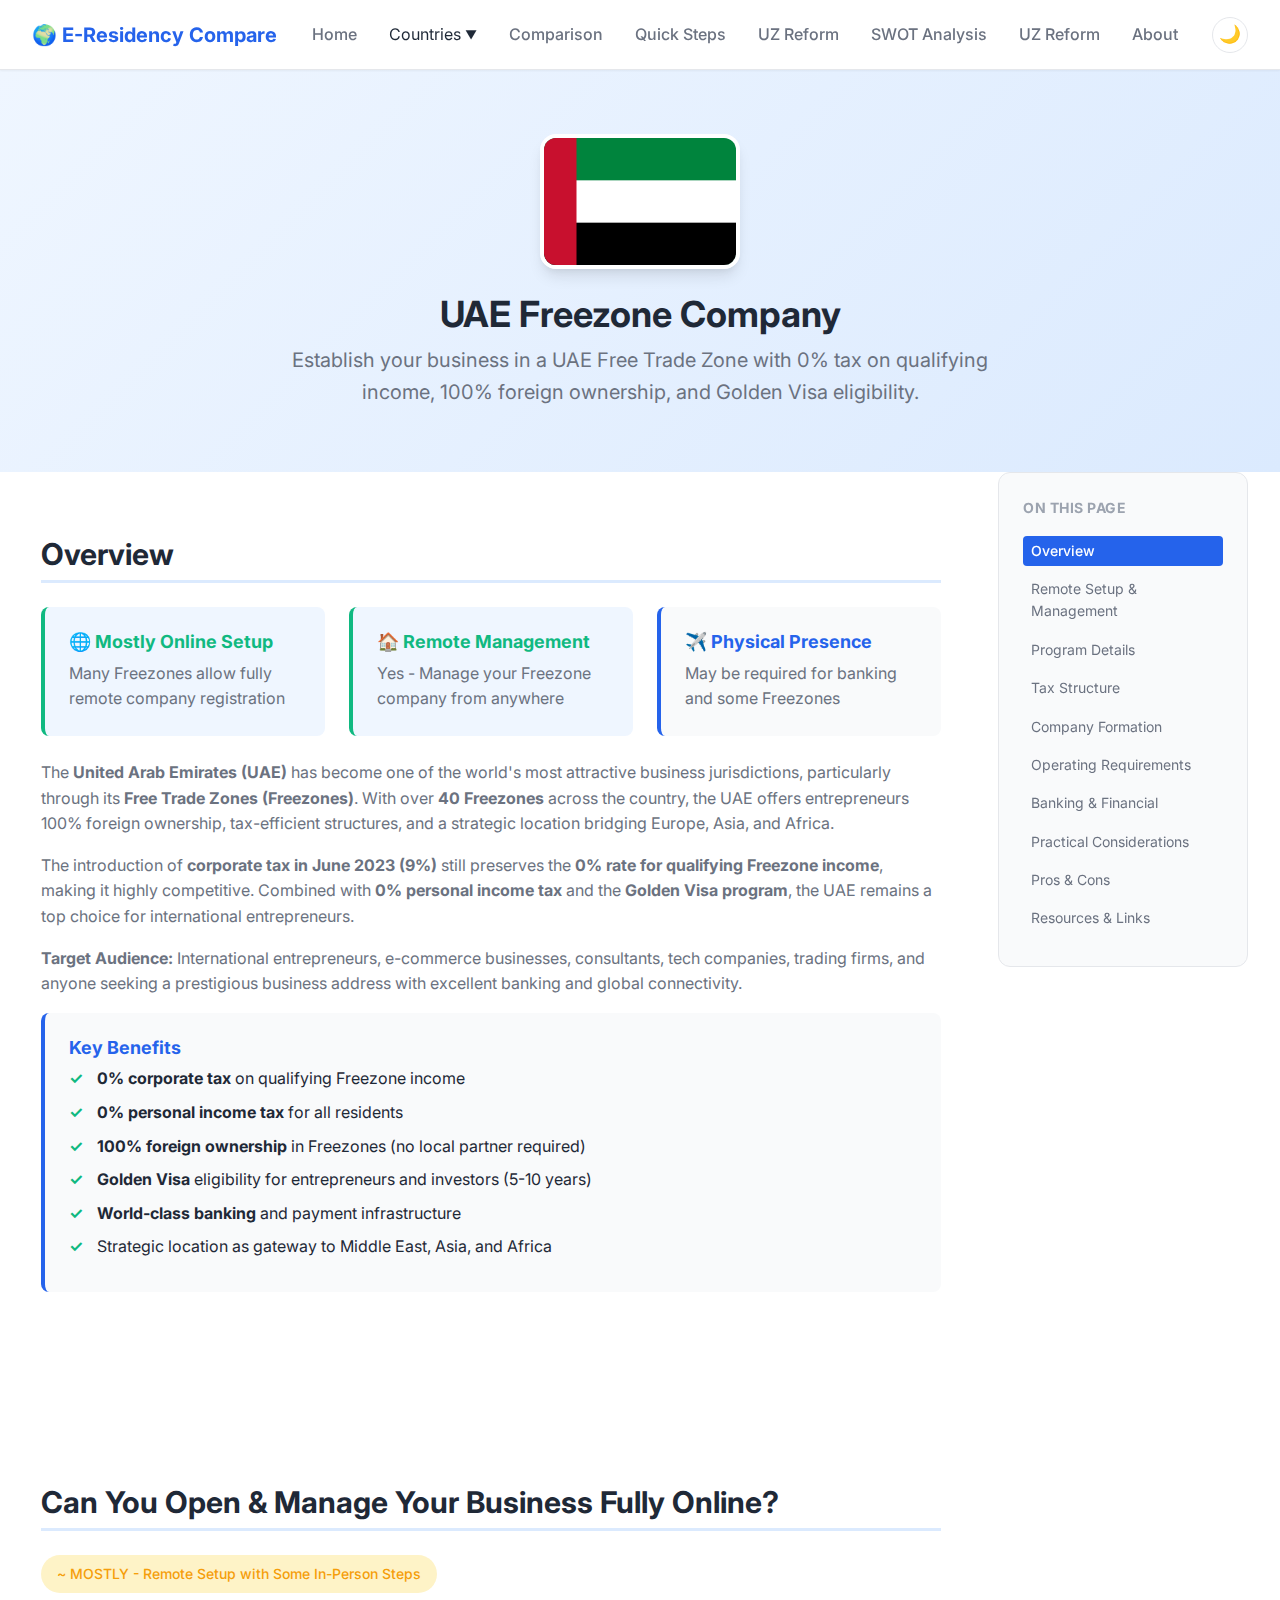
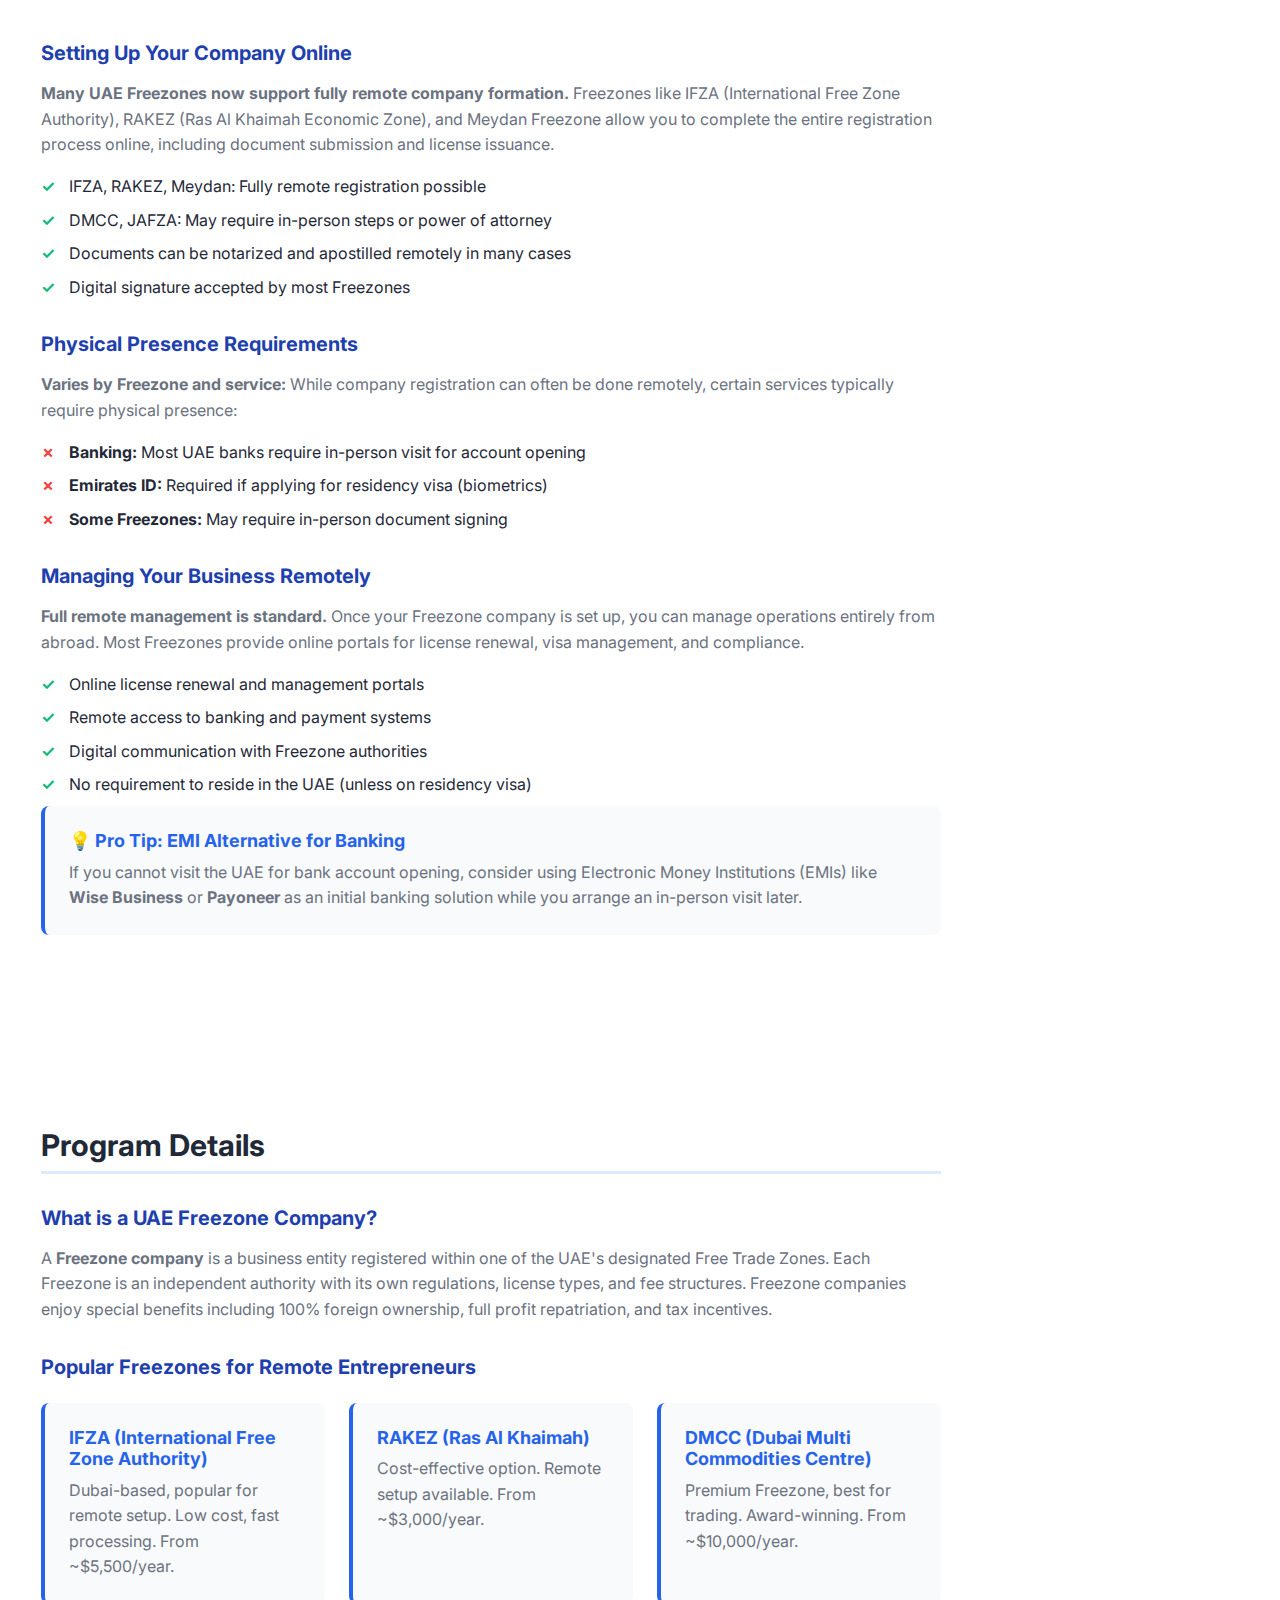
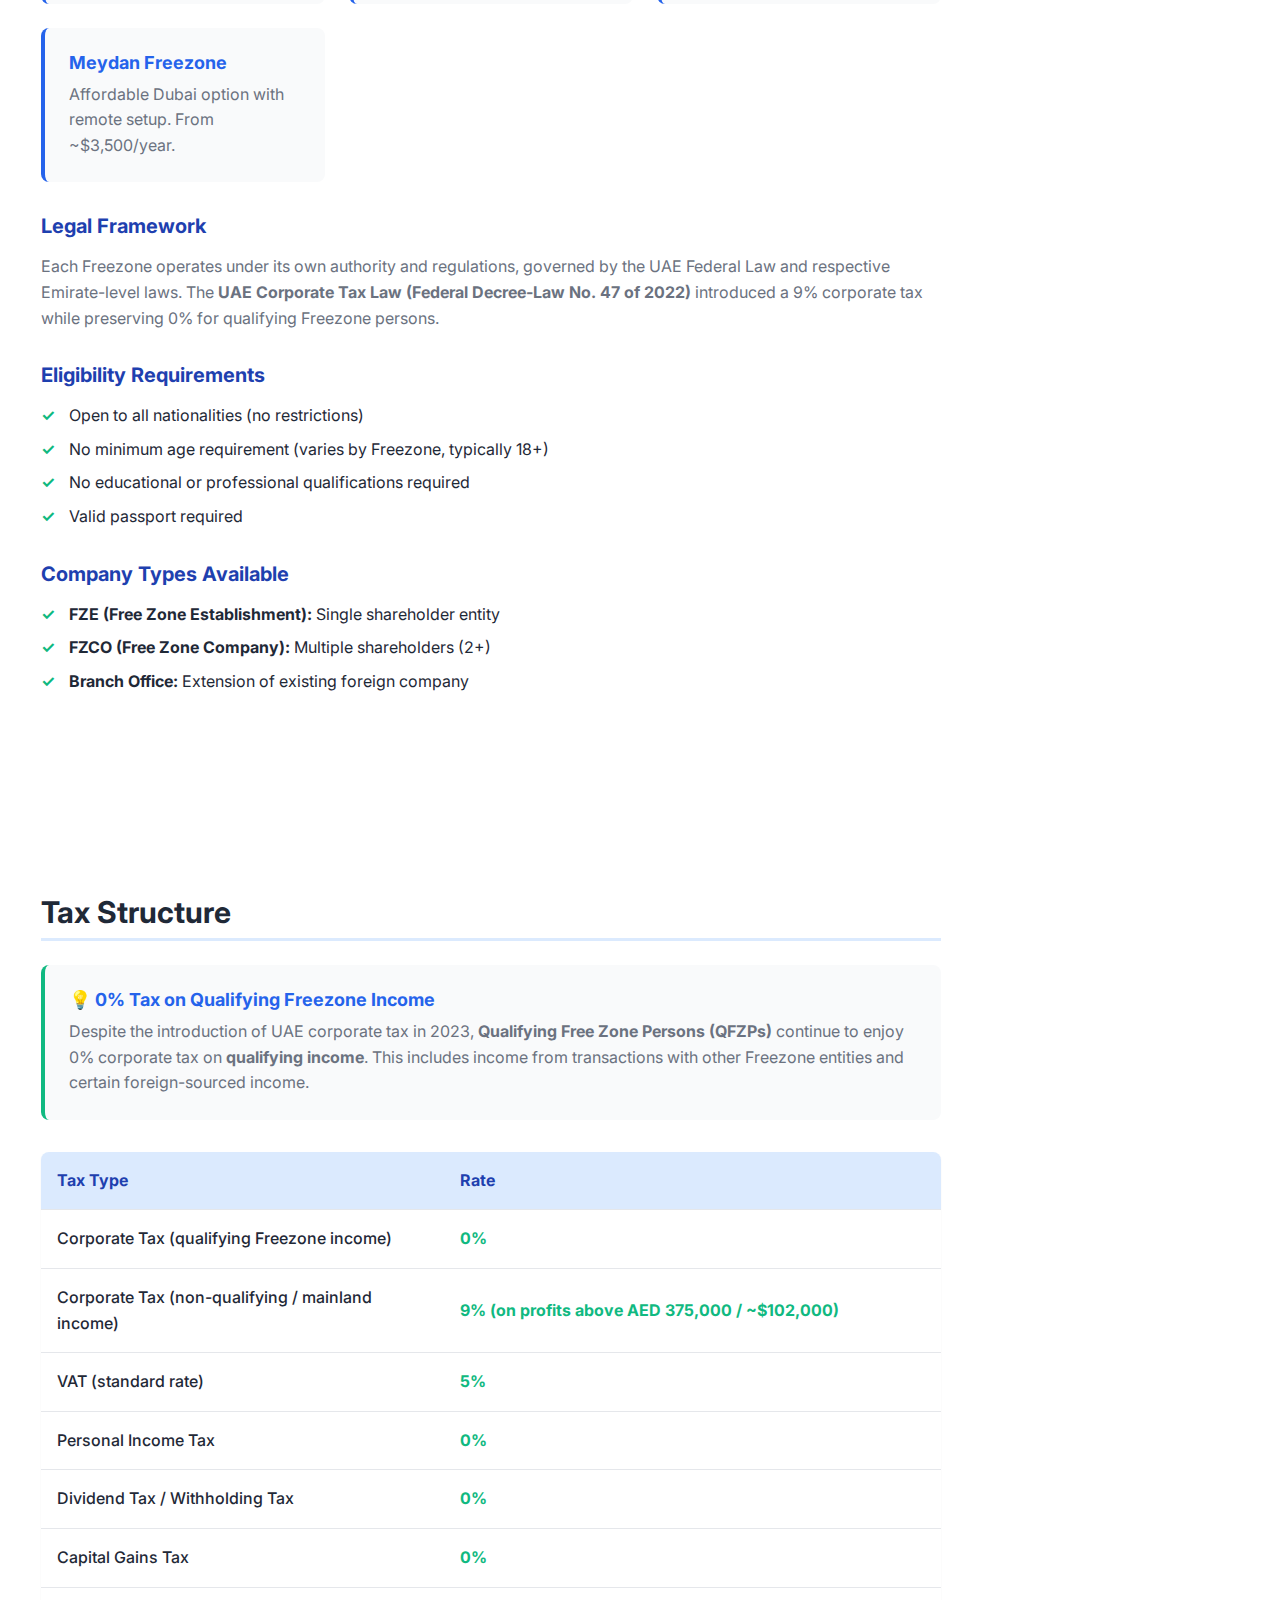
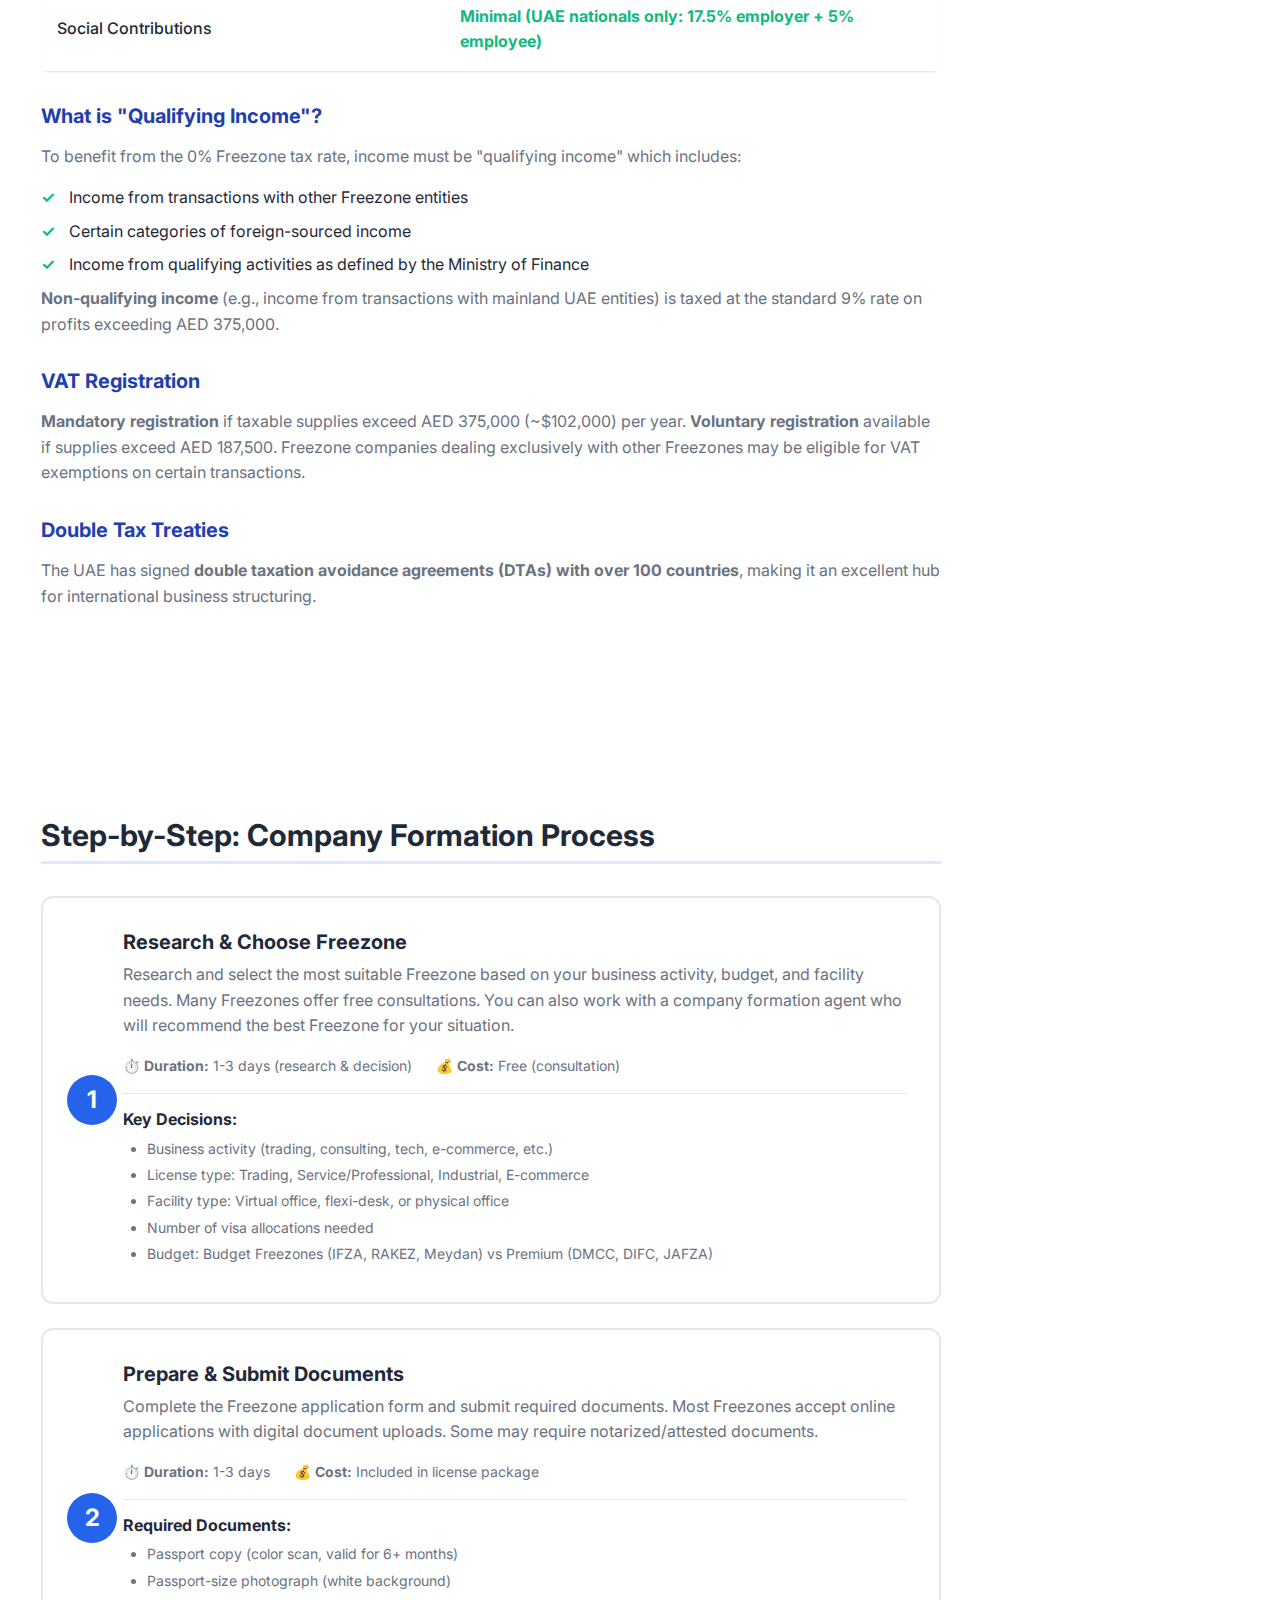
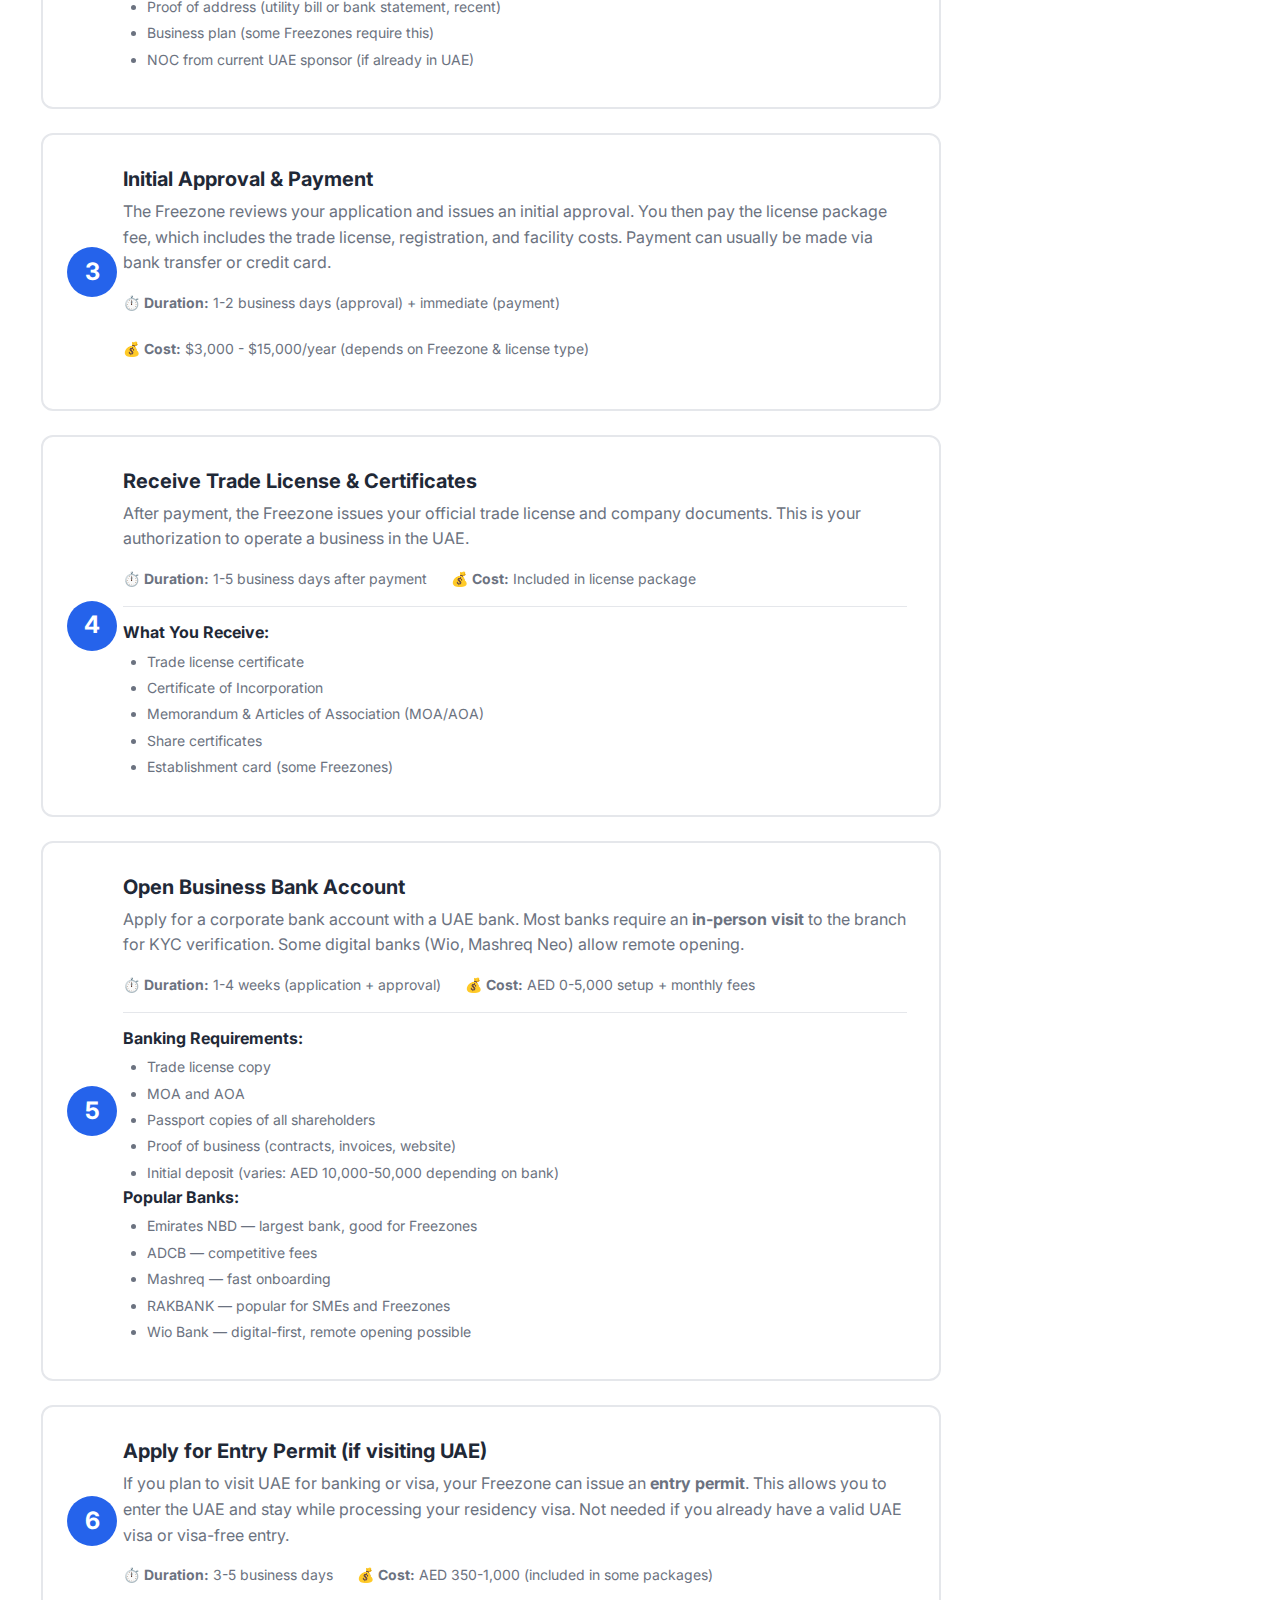
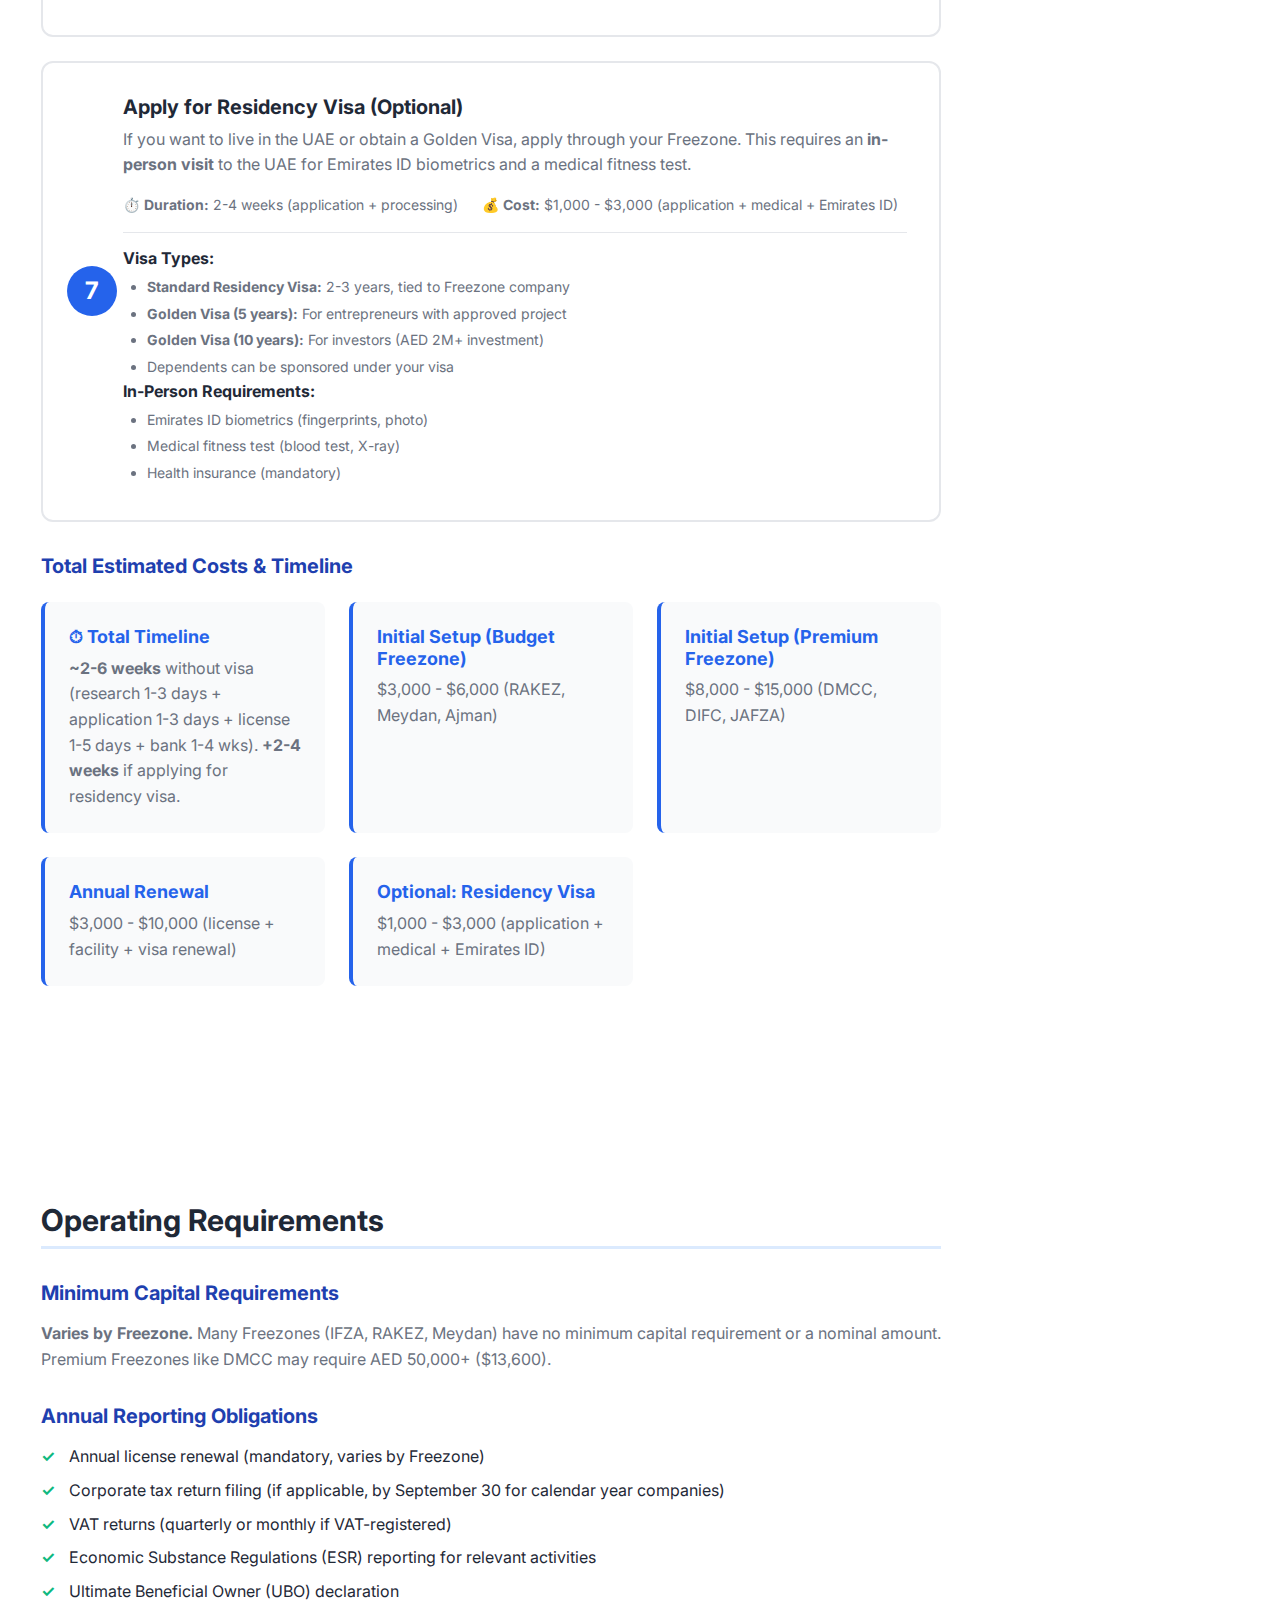
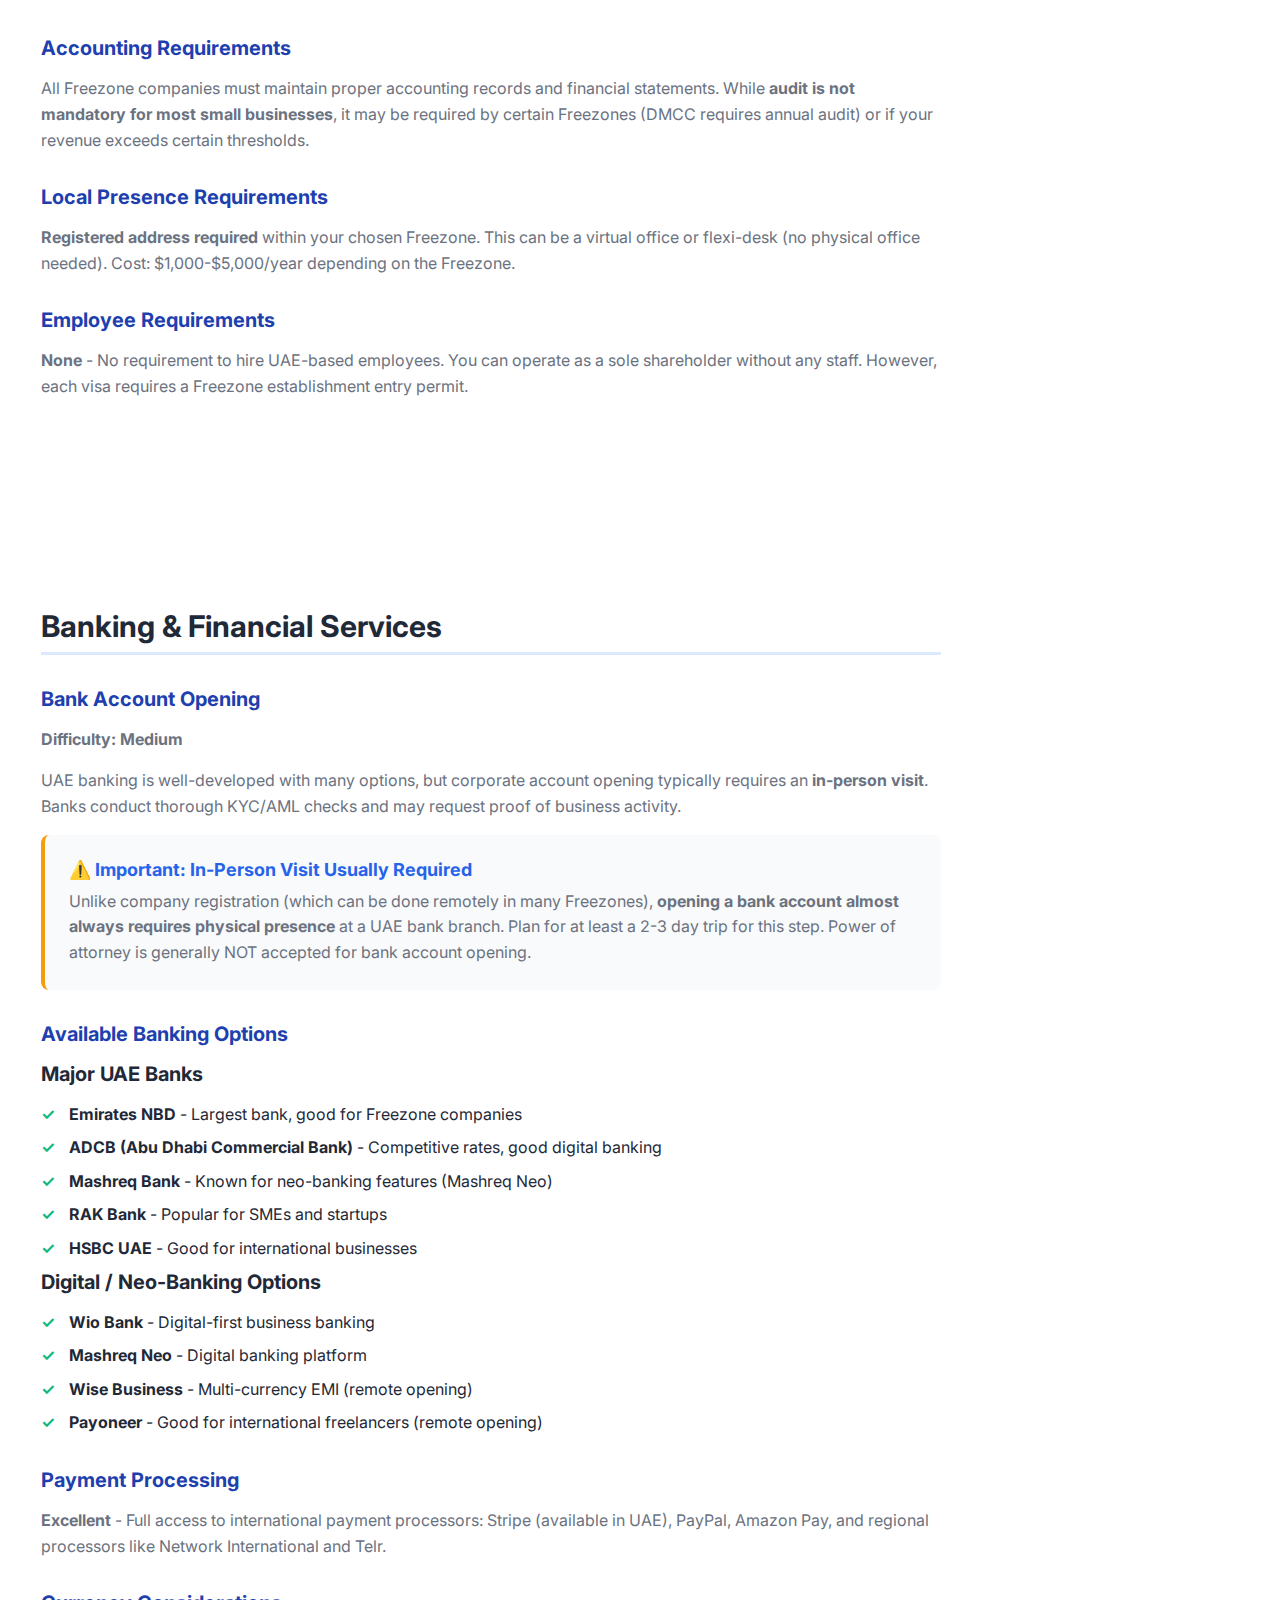
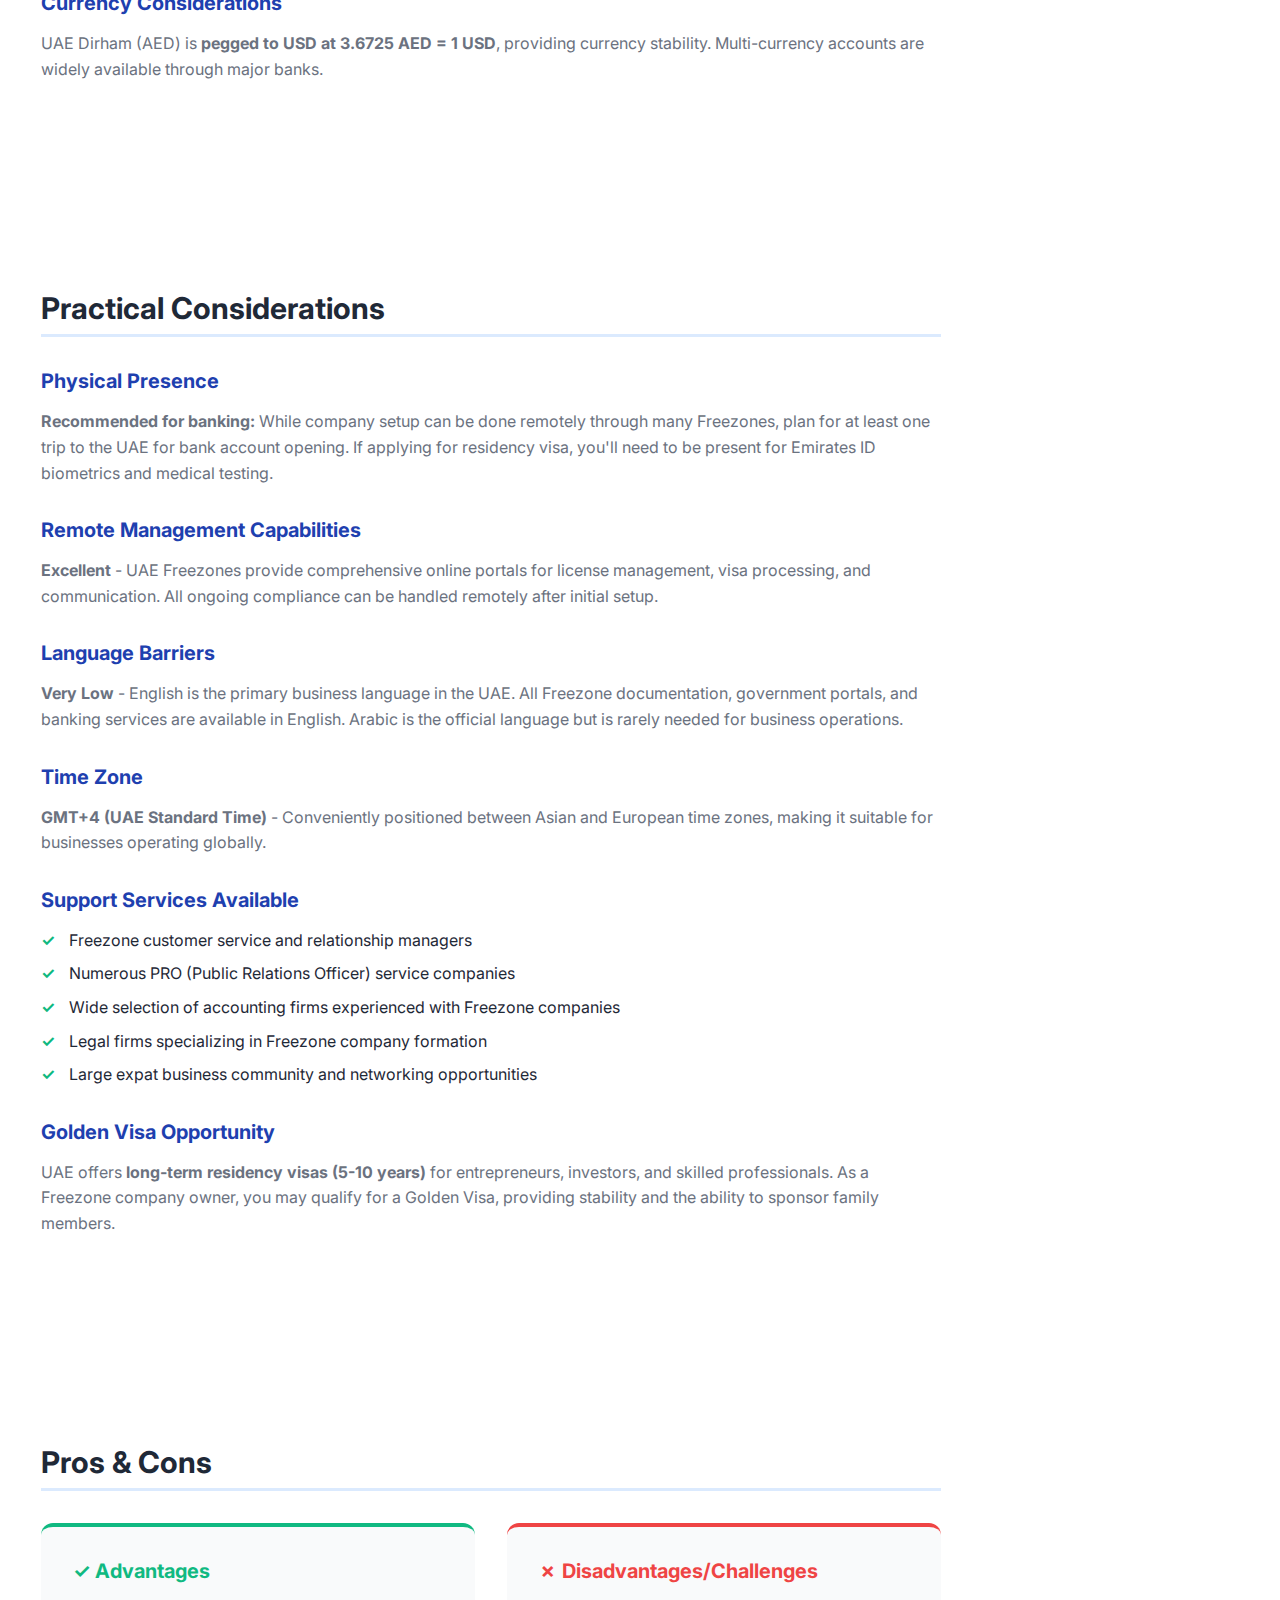
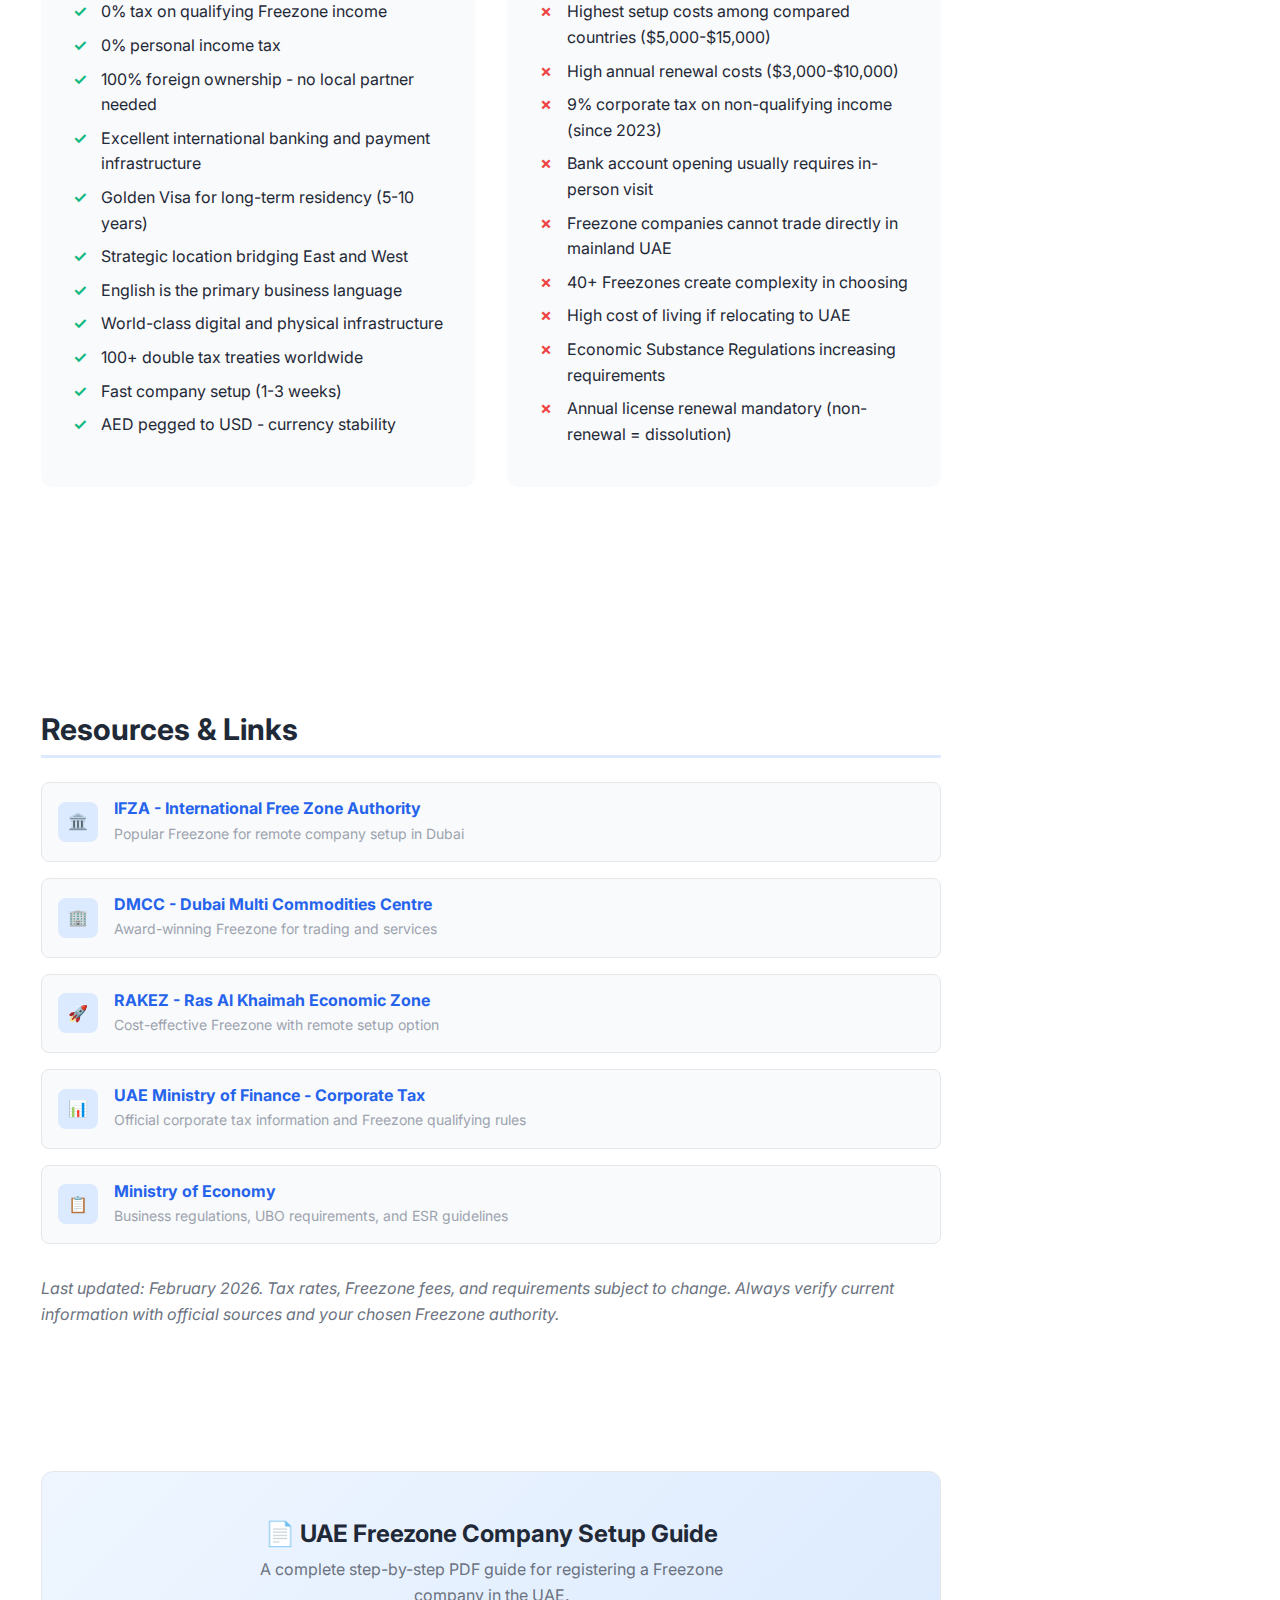
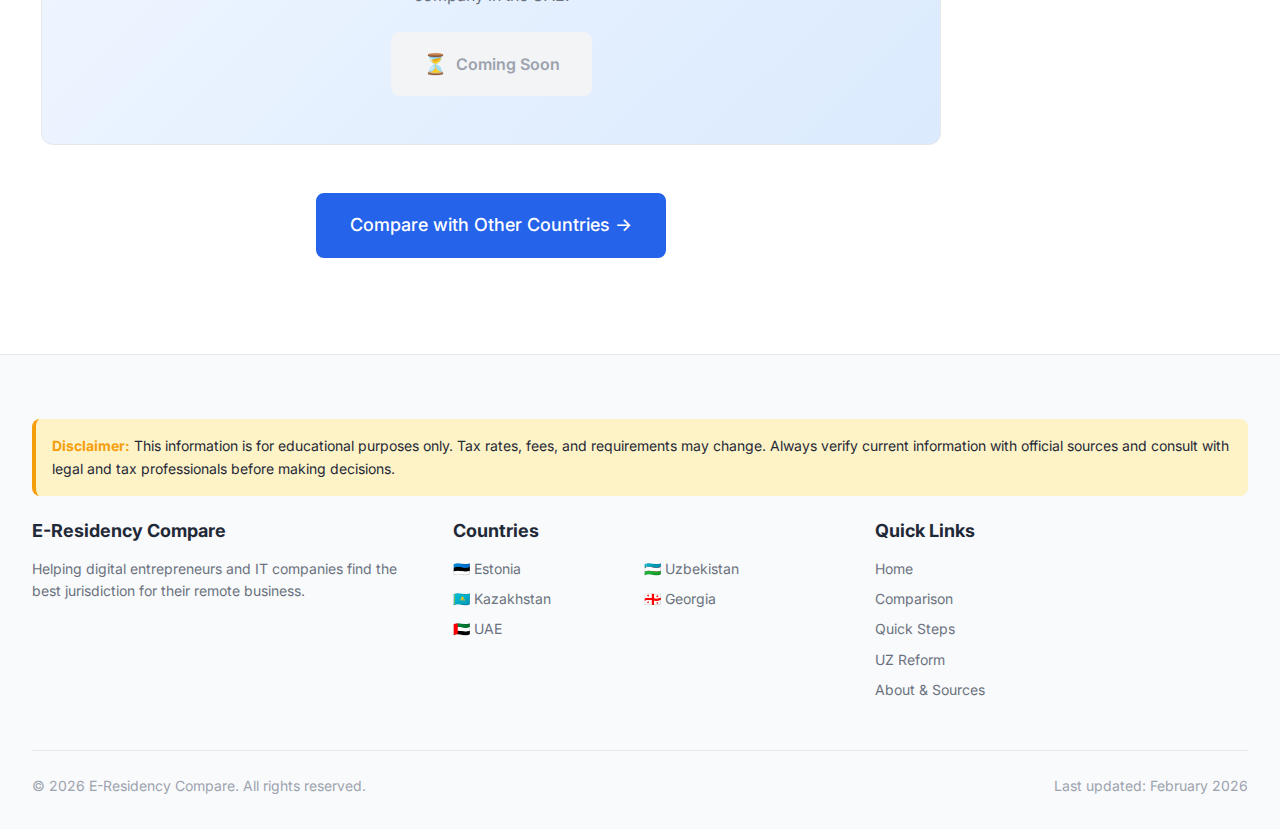
<file: uae.html>
<!DOCTYPE html>
<html lang="en">
<head>
    <meta charset="UTF-8">
    <script>document.documentElement.setAttribute('data-theme',localStorage.getItem('theme-preference')||(matchMedia('(prefers-color-scheme:dark)').matches?'dark':'light'))</script>
    <meta name="viewport" content="width=device-width, initial-scale=1.0">
    <meta name="description" content="Complete guide to UAE Freezone Company formation 2026. Learn about costs, tax benefits, Golden Visa, remote management, and step-by-step setup process.">
    <title>UAE Freezone Company 2026 | Complete Guide</title>

    <!-- CSS -->
    <link rel="stylesheet" href="css/reset.css">
    <link rel="stylesheet" href="css/variables.css">
    <link rel="stylesheet" href="css/main.css">
    <link rel="stylesheet" href="css/navigation.css">
    <link rel="stylesheet" href="css/footer.css">
    <link rel="stylesheet" href="css/country.css">
    <link rel="stylesheet" href="css/responsive.css">

    <!-- Google Fonts -->
    <link rel="preconnect" href="https://fonts.googleapis.com">
    <link rel="preconnect" href="https://fonts.gstatic.com" crossorigin>
    <link href="https://fonts.googleapis.com/css2?family=Inter:wght@400;500;600;700&display=swap" rel="stylesheet">
</head>
<body>
    <!-- Navigation -->
    <nav class="navbar">
        <div class="container">
            <a href="index.html" class="navbar-logo">
                🌍 E-Residency Compare
            </a>

            <div class="navbar-menu" id="navbarMenu">
                <a href="index.html">Home</a>

                <div class="dropdown">
                    <div class="dropdown-toggle">
                        Countries
                    </div>
                    <div class="dropdown-menu">
                        <a href="estonia.html">🇪🇪 Estonia</a>
                        <a href="uzbekistan.html">🇺🇿 Uzbekistan</a>
                        <a href="kazakhstan.html">🇰🇿 Kazakhstan</a>
                        <a href="georgia.html">🇬🇪 Georgia</a>
                        <a href="uae.html" class="active">🇦🇪 UAE</a>
                    </div>
                </div>

                <a href="comparison.html">Comparison</a>
                <a href="steps.html">Quick Steps</a>
                        <a href="uzbekistan-reform.html">UZ Reform</a>
                <a href="swot.html">SWOT Analysis</a>
                <a href="uzbekistan-reform.html">UZ Reform</a>
                <a href="about.html">About</a>
            </div>

            <button class="theme-toggle" aria-label="Toggle dark mode">🌙</button>

            <div class="menu-toggle" id="menuToggle">
                <span></span>
                <span></span>
                <span></span>
            </div>
        </div>
    </nav>

    <div class="navbar-spacer"></div>

    <!-- Country Header -->
    <header class="country-header">
        <div class="container">
            <div class="country-header-flag">
                <img src="assets/images/flags/Flag_of_the_United_Arab_Emirates.svg" alt="UAE Flag" style="width: 100%; height: 100%; object-fit: cover;">
            </div>
            <h1>UAE Freezone Company</h1>
            <p class="country-tagline">Establish your business in a UAE Free Trade Zone with 0% tax on qualifying income, 100% foreign ownership, and Golden Visa eligibility.</p>
        </div>
    </header>

    <!-- Country Content -->
    <div class="container">
        <div class="page-layout">
            <!-- Main Content -->
            <div class="country-content">
        <!-- Overview Section -->
        <section id="overview" class="country-section">
            <h2>Overview</h2>

            <div class="info-grid">
                <div class="info-card highlight">
                    <h4>🌐 Mostly Online Setup</h4>
                    <p>Many Freezones allow fully remote company registration</p>
                </div>

                <div class="info-card highlight">
                    <h4>🏠 Remote Management</h4>
                    <p>Yes - Manage your Freezone company from anywhere</p>
                </div>

                <div class="info-card">
                    <h4>✈️ Physical Presence</h4>
                    <p>May be required for banking and some Freezones</p>
                </div>
            </div>

            <p>The <strong>United Arab Emirates (UAE)</strong> has become one of the world's most attractive business jurisdictions, particularly through its <strong>Free Trade Zones (Freezones)</strong>. With over <strong>40 Freezones</strong> across the country, the UAE offers entrepreneurs 100% foreign ownership, tax-efficient structures, and a strategic location bridging Europe, Asia, and Africa.</p>

            <p>The introduction of <strong>corporate tax in June 2023 (9%)</strong> still preserves the <strong>0% rate for qualifying Freezone income</strong>, making it highly competitive. Combined with <strong>0% personal income tax</strong> and the <strong>Golden Visa program</strong>, the UAE remains a top choice for international entrepreneurs.</p>

            <p><strong>Target Audience:</strong> International entrepreneurs, e-commerce businesses, consultants, tech companies, trading firms, and anyone seeking a prestigious business address with excellent banking and global connectivity.</p>

            <div class="info-card">
                <h4>Key Benefits</h4>
                <ul class="list-check">
                    <li><strong>0% corporate tax</strong> on qualifying Freezone income</li>
                    <li><strong>0% personal income tax</strong> for all residents</li>
                    <li><strong>100% foreign ownership</strong> in Freezones (no local partner required)</li>
                    <li><strong>Golden Visa</strong> eligibility for entrepreneurs and investors (5-10 years)</li>
                    <li><strong>World-class banking</strong> and payment infrastructure</li>
                    <li>Strategic location as gateway to Middle East, Asia, and Africa</li>
                </ul>
            </div>
        </section>

        <!-- Remote Setup & Management Section -->
        <section id="remote-setup" class="country-section">
            <h2>Can You Open & Manage Your Business Fully Online?</h2>

            <div class="remote-badge" style="background-color: var(--warning-light); color: var(--warning);">~ MOSTLY - Remote Setup with Some In-Person Steps</div>

            <h3>Setting Up Your Company Online</h3>
            <p><strong>Many UAE Freezones now support fully remote company formation.</strong> Freezones like IFZA (International Free Zone Authority), RAKEZ (Ras Al Khaimah Economic Zone), and Meydan Freezone allow you to complete the entire registration process online, including document submission and license issuance.</p>

            <ul class="list-check">
                <li>IFZA, RAKEZ, Meydan: Fully remote registration possible</li>
                <li>DMCC, JAFZA: May require in-person steps or power of attorney</li>
                <li>Documents can be notarized and apostilled remotely in many cases</li>
                <li>Digital signature accepted by most Freezones</li>
            </ul>

            <h3>Physical Presence Requirements</h3>
            <p><strong>Varies by Freezone and service:</strong> While company registration can often be done remotely, certain services typically require physical presence:</p>

            <ul class="list-cross">
                <li><strong>Banking:</strong> Most UAE banks require in-person visit for account opening</li>
                <li><strong>Emirates ID:</strong> Required if applying for residency visa (biometrics)</li>
                <li><strong>Some Freezones:</strong> May require in-person document signing</li>
            </ul>

            <h3>Managing Your Business Remotely</h3>
            <p><strong>Full remote management is standard.</strong> Once your Freezone company is set up, you can manage operations entirely from abroad. Most Freezones provide online portals for license renewal, visa management, and compliance.</p>

            <ul class="list-check">
                <li>Online license renewal and management portals</li>
                <li>Remote access to banking and payment systems</li>
                <li>Digital communication with Freezone authorities</li>
                <li>No requirement to reside in the UAE (unless on residency visa)</li>
            </ul>

            <div class="info-card">
                <h4>💡 Pro Tip: EMI Alternative for Banking</h4>
                <p>If you cannot visit the UAE for bank account opening, consider using Electronic Money Institutions (EMIs) like <strong>Wise Business</strong> or <strong>Payoneer</strong> as an initial banking solution while you arrange an in-person visit later.</p>
            </div>
        </section>

        <!-- Program Details Section -->
        <section id="program-details" class="country-section">
            <h2>Program Details</h2>

            <h3>What is a UAE Freezone Company?</h3>
            <p>A <strong>Freezone company</strong> is a business entity registered within one of the UAE's designated Free Trade Zones. Each Freezone is an independent authority with its own regulations, license types, and fee structures. Freezone companies enjoy special benefits including 100% foreign ownership, full profit repatriation, and tax incentives.</p>

            <h3>Popular Freezones for Remote Entrepreneurs</h3>
            <div class="info-grid">
                <div class="info-card">
                    <h4>IFZA (International Free Zone Authority)</h4>
                    <p>Dubai-based, popular for remote setup. Low cost, fast processing. From ~$5,500/year.</p>
                </div>
                <div class="info-card">
                    <h4>RAKEZ (Ras Al Khaimah)</h4>
                    <p>Cost-effective option. Remote setup available. From ~$3,000/year.</p>
                </div>
                <div class="info-card">
                    <h4>DMCC (Dubai Multi Commodities Centre)</h4>
                    <p>Premium Freezone, best for trading. Award-winning. From ~$10,000/year.</p>
                </div>
                <div class="info-card">
                    <h4>Meydan Freezone</h4>
                    <p>Affordable Dubai option with remote setup. From ~$3,500/year.</p>
                </div>
            </div>

            <h3>Legal Framework</h3>
            <p>Each Freezone operates under its own authority and regulations, governed by the UAE Federal Law and respective Emirate-level laws. The <strong>UAE Corporate Tax Law (Federal Decree-Law No. 47 of 2022)</strong> introduced a 9% corporate tax while preserving 0% for qualifying Freezone persons.</p>

            <h3>Eligibility Requirements</h3>
            <ul class="list-check">
                <li>Open to all nationalities (no restrictions)</li>
                <li>No minimum age requirement (varies by Freezone, typically 18+)</li>
                <li>No educational or professional qualifications required</li>
                <li>Valid passport required</li>
            </ul>

            <h3>Company Types Available</h3>
            <ul class="list-check">
                <li><strong>FZE (Free Zone Establishment):</strong> Single shareholder entity</li>
                <li><strong>FZCO (Free Zone Company):</strong> Multiple shareholders (2+)</li>
                <li><strong>Branch Office:</strong> Extension of existing foreign company</li>
            </ul>
        </section>

        <!-- Tax Benefits & Incentives -->
        <section id="tax-structure" class="country-section">
            <h2>Tax Structure</h2>

            <div class="info-card" style="border-left-color: var(--accent); margin-bottom: 2rem;">
                <h4>💡 0% Tax on Qualifying Freezone Income</h4>
                <p>Despite the introduction of UAE corporate tax in 2023, <strong>Qualifying Free Zone Persons (QFZPs)</strong> continue to enjoy 0% corporate tax on <strong>qualifying income</strong>. This includes income from transactions with other Freezone entities and certain foreign-sourced income.</p>
            </div>

            <table class="tax-table">
                <thead>
                    <tr>
                        <th>Tax Type</th>
                        <th>Rate</th>
                    </tr>
                </thead>
                <tbody>
                    <tr>
                        <td>Corporate Tax (qualifying Freezone income)</td>
                        <td>0%</td>
                    </tr>
                    <tr>
                        <td>Corporate Tax (non-qualifying / mainland income)</td>
                        <td>9% (on profits above AED 375,000 / ~$102,000)</td>
                    </tr>
                    <tr>
                        <td>VAT (standard rate)</td>
                        <td>5%</td>
                    </tr>
                    <tr>
                        <td>Personal Income Tax</td>
                        <td>0%</td>
                    </tr>
                    <tr>
                        <td>Dividend Tax / Withholding Tax</td>
                        <td>0%</td>
                    </tr>
                    <tr>
                        <td>Capital Gains Tax</td>
                        <td>0%</td>
                    </tr>
                    <tr>
                        <td>Social Contributions</td>
                        <td>Minimal (UAE nationals only: 17.5% employer + 5% employee)</td>
                    </tr>
                </tbody>
            </table>

            <h3>What is "Qualifying Income"?</h3>
            <p>To benefit from the 0% Freezone tax rate, income must be "qualifying income" which includes:</p>
            <ul class="list-check">
                <li>Income from transactions with other Freezone entities</li>
                <li>Certain categories of foreign-sourced income</li>
                <li>Income from qualifying activities as defined by the Ministry of Finance</li>
            </ul>

            <p><strong>Non-qualifying income</strong> (e.g., income from transactions with mainland UAE entities) is taxed at the standard 9% rate on profits exceeding AED 375,000.</p>

            <h3>VAT Registration</h3>
            <p><strong>Mandatory registration</strong> if taxable supplies exceed AED 375,000 (~$102,000) per year. <strong>Voluntary registration</strong> available if supplies exceed AED 187,500. Freezone companies dealing exclusively with other Freezones may be eligible for VAT exemptions on certain transactions.</p>

            <h3>Double Tax Treaties</h3>
            <p>The UAE has signed <strong>double taxation avoidance agreements (DTAs) with over 100 countries</strong>, making it an excellent hub for international business structuring.</p>
        </section>

        <!-- Company Formation Process -->
        <section id="company-formation" class="country-section">
            <h2>Step-by-Step: Company Formation Process</h2>

            <div class="process-steps">
                <div class="process-step" data-step="1">
                    <h4>Research & Choose Freezone</h4>
                    <p>Research and select the most suitable Freezone based on your business activity, budget, and facility needs. Many Freezones offer free consultations. You can also work with a company formation agent who will recommend the best Freezone for your situation.</p>
                    <div class="process-step-meta">
                        <span>⏱️ <strong>Duration:</strong> 1-3 days (research & decision)</span>
                        <span>💰 <strong>Cost:</strong> Free (consultation)</span>
                    </div>
                    <div class="process-step-docs">
                        <h5>Key Decisions:</h5>
                        <ul>
                            <li>Business activity (trading, consulting, tech, e-commerce, etc.)</li>
                            <li>License type: Trading, Service/Professional, Industrial, E-commerce</li>
                            <li>Facility type: Virtual office, flexi-desk, or physical office</li>
                            <li>Number of visa allocations needed</li>
                            <li>Budget: Budget Freezones (IFZA, RAKEZ, Meydan) vs Premium (DMCC, DIFC, JAFZA)</li>
                        </ul>
                    </div>
                </div>

                <div class="process-step" data-step="2">
                    <h4>Prepare & Submit Documents</h4>
                    <p>Complete the Freezone application form and submit required documents. Most Freezones accept online applications with digital document uploads. Some may require notarized/attested documents.</p>
                    <div class="process-step-meta">
                        <span>⏱️ <strong>Duration:</strong> 1-3 days</span>
                        <span>💰 <strong>Cost:</strong> Included in license package</span>
                    </div>
                    <div class="process-step-docs">
                        <h5>Required Documents:</h5>
                        <ul>
                            <li>Passport copy (color scan, valid for 6+ months)</li>
                            <li>Passport-size photograph (white background)</li>
                            <li>Proof of address (utility bill or bank statement, recent)</li>
                            <li>Business plan (some Freezones require this)</li>
                            <li>NOC from current UAE sponsor (if already in UAE)</li>
                        </ul>
                    </div>
                </div>

                <div class="process-step" data-step="3">
                    <h4>Initial Approval & Payment</h4>
                    <p>The Freezone reviews your application and issues an initial approval. You then pay the license package fee, which includes the trade license, registration, and facility costs. Payment can usually be made via bank transfer or credit card.</p>
                    <div class="process-step-meta">
                        <span>⏱️ <strong>Duration:</strong> 1-2 business days (approval) + immediate (payment)</span>
                        <span>💰 <strong>Cost:</strong> $3,000 - $15,000/year (depends on Freezone & license type)</span>
                    </div>
                </div>

                <div class="process-step" data-step="4">
                    <h4>Receive Trade License & Certificates</h4>
                    <p>After payment, the Freezone issues your official trade license and company documents. This is your authorization to operate a business in the UAE.</p>
                    <div class="process-step-meta">
                        <span>⏱️ <strong>Duration:</strong> 1-5 business days after payment</span>
                        <span>💰 <strong>Cost:</strong> Included in license package</span>
                    </div>
                    <div class="process-step-docs">
                        <h5>What You Receive:</h5>
                        <ul>
                            <li>Trade license certificate</li>
                            <li>Certificate of Incorporation</li>
                            <li>Memorandum & Articles of Association (MOA/AOA)</li>
                            <li>Share certificates</li>
                            <li>Establishment card (some Freezones)</li>
                        </ul>
                    </div>
                </div>

                <div class="process-step" data-step="5">
                    <h4>Open Business Bank Account</h4>
                    <p>Apply for a corporate bank account with a UAE bank. Most banks require an <strong>in-person visit</strong> to the branch for KYC verification. Some digital banks (Wio, Mashreq Neo) allow remote opening.</p>
                    <div class="process-step-meta">
                        <span>⏱️ <strong>Duration:</strong> 1-4 weeks (application + approval)</span>
                        <span>💰 <strong>Cost:</strong> AED 0-5,000 setup + monthly fees</span>
                    </div>
                    <div class="process-step-docs">
                        <h5>Banking Requirements:</h5>
                        <ul>
                            <li>Trade license copy</li>
                            <li>MOA and AOA</li>
                            <li>Passport copies of all shareholders</li>
                            <li>Proof of business (contracts, invoices, website)</li>
                            <li>Initial deposit (varies: AED 10,000-50,000 depending on bank)</li>
                        </ul>
                        <h5>Popular Banks:</h5>
                        <ul>
                            <li>Emirates NBD — largest bank, good for Freezones</li>
                            <li>ADCB — competitive fees</li>
                            <li>Mashreq — fast onboarding</li>
                            <li>RAKBANK — popular for SMEs and Freezones</li>
                            <li>Wio Bank — digital-first, remote opening possible</li>
                        </ul>
                    </div>
                </div>

                <div class="process-step" data-step="6">
                    <h4>Apply for Entry Permit (if visiting UAE)</h4>
                    <p>If you plan to visit UAE for banking or visa, your Freezone can issue an <strong>entry permit</strong>. This allows you to enter the UAE and stay while processing your residency visa. Not needed if you already have a valid UAE visa or visa-free entry.</p>
                    <div class="process-step-meta">
                        <span>⏱️ <strong>Duration:</strong> 3-5 business days</span>
                        <span>💰 <strong>Cost:</strong> AED 350-1,000 (included in some packages)</span>
                    </div>
                </div>

                <div class="process-step" data-step="7">
                    <h4>Apply for Residency Visa (Optional)</h4>
                    <p>If you want to live in the UAE or obtain a Golden Visa, apply through your Freezone. This requires an <strong>in-person visit</strong> to the UAE for Emirates ID biometrics and a medical fitness test.</p>
                    <div class="process-step-meta">
                        <span>⏱️ <strong>Duration:</strong> 2-4 weeks (application + processing)</span>
                        <span>💰 <strong>Cost:</strong> $1,000 - $3,000 (application + medical + Emirates ID)</span>
                    </div>
                    <div class="process-step-docs">
                        <h5>Visa Types:</h5>
                        <ul>
                            <li><strong>Standard Residency Visa:</strong> 2-3 years, tied to Freezone company</li>
                            <li><strong>Golden Visa (5 years):</strong> For entrepreneurs with approved project</li>
                            <li><strong>Golden Visa (10 years):</strong> For investors (AED 2M+ investment)</li>
                            <li>Dependents can be sponsored under your visa</li>
                        </ul>
                        <h5>In-Person Requirements:</h5>
                        <ul>
                            <li>Emirates ID biometrics (fingerprints, photo)</li>
                            <li>Medical fitness test (blood test, X-ray)</li>
                            <li>Health insurance (mandatory)</li>
                        </ul>
                    </div>
                </div>
            </div>

            <h3>Total Estimated Costs & Timeline</h3>
            <div class="info-grid">
                <div class="info-card">
                    <h4>⏱ Total Timeline</h4>
                    <p><strong>~2-6 weeks</strong> without visa (research 1-3 days + application 1-3 days + license 1-5 days + bank 1-4 wks). <strong>+2-4 weeks</strong> if applying for residency visa.</p>
                </div>

                <div class="info-card">
                    <h4>Initial Setup (Budget Freezone)</h4>
                    <p>$3,000 - $6,000 (RAKEZ, Meydan, Ajman)</p>
                </div>

                <div class="info-card">
                    <h4>Initial Setup (Premium Freezone)</h4>
                    <p>$8,000 - $15,000 (DMCC, DIFC, JAFZA)</p>
                </div>

                <div class="info-card">
                    <h4>Annual Renewal</h4>
                    <p>$3,000 - $10,000 (license + facility + visa renewal)</p>
                </div>

                <div class="info-card">
                    <h4>Optional: Residency Visa</h4>
                    <p>$1,000 - $3,000 (application + medical + Emirates ID)</p>
                </div>
            </div>
        </section>

        <!-- Operating Requirements -->
        <section id="operating-requirements" class="country-section">
            <h2>Operating Requirements</h2>

            <h3>Minimum Capital Requirements</h3>
            <p><strong>Varies by Freezone.</strong> Many Freezones (IFZA, RAKEZ, Meydan) have no minimum capital requirement or a nominal amount. Premium Freezones like DMCC may require AED 50,000+ ($13,600).</p>

            <h3>Annual Reporting Obligations</h3>
            <ul class="list-check">
                <li>Annual license renewal (mandatory, varies by Freezone)</li>
                <li>Corporate tax return filing (if applicable, by September 30 for calendar year companies)</li>
                <li>VAT returns (quarterly or monthly if VAT-registered)</li>
                <li>Economic Substance Regulations (ESR) reporting for relevant activities</li>
                <li>Ultimate Beneficial Owner (UBO) declaration</li>
            </ul>

            <h3>Accounting Requirements</h3>
            <p>All Freezone companies must maintain proper accounting records and financial statements. While <strong>audit is not mandatory for most small businesses</strong>, it may be required by certain Freezones (DMCC requires annual audit) or if your revenue exceeds certain thresholds.</p>

            <h3>Local Presence Requirements</h3>
            <p><strong>Registered address required</strong> within your chosen Freezone. This can be a virtual office or flexi-desk (no physical office needed). Cost: $1,000-$5,000/year depending on the Freezone.</p>

            <h3>Employee Requirements</h3>
            <p><strong>None</strong> - No requirement to hire UAE-based employees. You can operate as a sole shareholder without any staff. However, each visa requires a Freezone establishment entry permit.</p>
        </section>

        <!-- Banking & Financial Services -->
        <section id="banking" class="country-section">
            <h2>Banking & Financial Services</h2>

            <h3>Bank Account Opening</h3>
            <p><strong>Difficulty: Medium</strong></p>
            <p>UAE banking is well-developed with many options, but corporate account opening typically requires an <strong>in-person visit</strong>. Banks conduct thorough KYC/AML checks and may request proof of business activity.</p>

            <div class="info-card" style="border-left-color: var(--warning); margin-bottom: 1.5rem;">
                <h4>⚠️ Important: In-Person Visit Usually Required</h4>
                <p>Unlike company registration (which can be done remotely in many Freezones), <strong>opening a bank account almost always requires physical presence</strong> at a UAE bank branch. Plan for at least a 2-3 day trip for this step. Power of attorney is generally NOT accepted for bank account opening.</p>
            </div>

            <h3>Available Banking Options</h3>

            <h4>Major UAE Banks</h4>
            <ul class="list-check">
                <li><strong>Emirates NBD</strong> - Largest bank, good for Freezone companies</li>
                <li><strong>ADCB (Abu Dhabi Commercial Bank)</strong> - Competitive rates, good digital banking</li>
                <li><strong>Mashreq Bank</strong> - Known for neo-banking features (Mashreq Neo)</li>
                <li><strong>RAK Bank</strong> - Popular for SMEs and startups</li>
                <li><strong>HSBC UAE</strong> - Good for international businesses</li>
            </ul>

            <h4>Digital / Neo-Banking Options</h4>
            <ul class="list-check">
                <li><strong>Wio Bank</strong> - Digital-first business banking</li>
                <li><strong>Mashreq Neo</strong> - Digital banking platform</li>
                <li><strong>Wise Business</strong> - Multi-currency EMI (remote opening)</li>
                <li><strong>Payoneer</strong> - Good for international freelancers (remote opening)</li>
            </ul>

            <h3>Payment Processing</h3>
            <p><strong>Excellent</strong> - Full access to international payment processors: Stripe (available in UAE), PayPal, Amazon Pay, and regional processors like Network International and Telr.</p>

            <h3>Currency Considerations</h3>
            <p>UAE Dirham (AED) is <strong>pegged to USD at 3.6725 AED = 1 USD</strong>, providing currency stability. Multi-currency accounts are widely available through major banks.</p>
        </section>

        <!-- Practical Considerations -->
        <section id="practical" class="country-section">
            <h2>Practical Considerations</h2>

            <h3>Physical Presence</h3>
            <p><strong>Recommended for banking:</strong> While company setup can be done remotely through many Freezones, plan for at least one trip to the UAE for bank account opening. If applying for residency visa, you'll need to be present for Emirates ID biometrics and medical testing.</p>

            <h3>Remote Management Capabilities</h3>
            <p><strong>Excellent</strong> - UAE Freezones provide comprehensive online portals for license management, visa processing, and communication. All ongoing compliance can be handled remotely after initial setup.</p>

            <h3>Language Barriers</h3>
            <p><strong>Very Low</strong> - English is the primary business language in the UAE. All Freezone documentation, government portals, and banking services are available in English. Arabic is the official language but is rarely needed for business operations.</p>

            <h3>Time Zone</h3>
            <p><strong>GMT+4 (UAE Standard Time)</strong> - Conveniently positioned between Asian and European time zones, making it suitable for businesses operating globally.</p>

            <h3>Support Services Available</h3>
            <ul class="list-check">
                <li>Freezone customer service and relationship managers</li>
                <li>Numerous PRO (Public Relations Officer) service companies</li>
                <li>Wide selection of accounting firms experienced with Freezone companies</li>
                <li>Legal firms specializing in Freezone company formation</li>
                <li>Large expat business community and networking opportunities</li>
            </ul>

            <h3>Golden Visa Opportunity</h3>
            <p>UAE offers <strong>long-term residency visas (5-10 years)</strong> for entrepreneurs, investors, and skilled professionals. As a Freezone company owner, you may qualify for a Golden Visa, providing stability and the ability to sponsor family members.</p>
        </section>

        <!-- Pros & Cons -->
        <section id="pros-cons" class="country-section">
            <h2>Pros & Cons</h2>

            <div class="pros-cons">
                <div class="pros">
                    <h3>✓ Advantages</h3>
                    <ul class="list-check">
                        <li>0% tax on qualifying Freezone income</li>
                        <li>0% personal income tax</li>
                        <li>100% foreign ownership - no local partner needed</li>
                        <li>Excellent international banking and payment infrastructure</li>
                        <li>Golden Visa for long-term residency (5-10 years)</li>
                        <li>Strategic location bridging East and West</li>
                        <li>English is the primary business language</li>
                        <li>World-class digital and physical infrastructure</li>
                        <li>100+ double tax treaties worldwide</li>
                        <li>Fast company setup (1-3 weeks)</li>
                        <li>AED pegged to USD - currency stability</li>
                    </ul>
                </div>

                <div class="cons">
                    <h3>✗ Disadvantages/Challenges</h3>
                    <ul class="list-cross">
                        <li>Highest setup costs among compared countries ($5,000-$15,000)</li>
                        <li>High annual renewal costs ($3,000-$10,000)</li>
                        <li>9% corporate tax on non-qualifying income (since 2023)</li>
                        <li>Bank account opening usually requires in-person visit</li>
                        <li>Freezone companies cannot trade directly in mainland UAE</li>
                        <li>40+ Freezones create complexity in choosing</li>
                        <li>High cost of living if relocating to UAE</li>
                        <li>Economic Substance Regulations increasing requirements</li>
                        <li>Annual license renewal mandatory (non-renewal = dissolution)</li>
                    </ul>
                </div>
            </div>
        </section>

        <!-- Resources & Links -->
        <section id="resources" class="country-section">
            <h2>Resources & Links</h2>

            <div class="resources-list">
                <a href="https://www.ifza.com/" target="_blank" rel="noopener" class="resource-link">
                    <div class="resource-icon">🏛️</div>
                    <div class="resource-info">
                        <h4>IFZA - International Free Zone Authority</h4>
                        <p>Popular Freezone for remote company setup in Dubai</p>
                    </div>
                </a>

                <a href="https://www.dmcc.ae/" target="_blank" rel="noopener" class="resource-link">
                    <div class="resource-icon">🏢</div>
                    <div class="resource-info">
                        <h4>DMCC - Dubai Multi Commodities Centre</h4>
                        <p>Award-winning Freezone for trading and services</p>
                    </div>
                </a>

                <a href="https://rakez.com/" target="_blank" rel="noopener" class="resource-link">
                    <div class="resource-icon">🚀</div>
                    <div class="resource-info">
                        <h4>RAKEZ - Ras Al Khaimah Economic Zone</h4>
                        <p>Cost-effective Freezone with remote setup option</p>
                    </div>
                </a>

                <a href="https://mof.gov.ae/corporate-tax/" target="_blank" rel="noopener" class="resource-link">
                    <div class="resource-icon">📊</div>
                    <div class="resource-info">
                        <h4>UAE Ministry of Finance - Corporate Tax</h4>
                        <p>Official corporate tax information and Freezone qualifying rules</p>
                    </div>
                </a>

                <a href="https://www.moec.gov.ae/" target="_blank" rel="noopener" class="resource-link">
                    <div class="resource-icon">📋</div>
                    <div class="resource-info">
                        <h4>Ministry of Economy</h4>
                        <p>Business regulations, UBO requirements, and ESR guidelines</p>
                    </div>
                </a>
            </div>

            <p class="text-secondary mt-xl"><em>Last updated: February 2026. Tax rates, Freezone fees, and requirements subject to change. Always verify current information with official sources and your chosen Freezone authority.</em></p>
        </section>

            <!-- Download Guide -->
            <div class="download-guide">
                <h3>📄 UAE Freezone Company Setup Guide</h3>
                <p>A complete step-by-step PDF guide for registering a Freezone company in the UAE.</p>
                <span class="download-btn disabled">
                    <span class="btn-icon">⏳</span>
                    Coming Soon
                </span>
            </div>

            <!-- CTA -->
            <div class="text-center mt-xl mb-xl">
                <a href="comparison.html" class="btn btn-primary btn-large">Compare with Other Countries →</a>
            </div>
        </div>

        <!-- Table of Contents Sidebar -->
        <aside class="toc-sidebar">
            <div class="toc-title">On This Page</div>
            <ul class="toc-list">
                <li><a href="#overview">Overview</a></li>
                <li><a href="#remote-setup">Remote Setup & Management</a></li>
                <li><a href="#program-details">Program Details</a></li>
                <li><a href="#tax-structure">Tax Structure</a></li>
                <li><a href="#company-formation">Company Formation</a></li>
                <li><a href="#operating-requirements">Operating Requirements</a></li>
                <li><a href="#banking">Banking & Financial</a></li>
                <li><a href="#practical">Practical Considerations</a></li>
                <li><a href="#pros-cons">Pros & Cons</a></li>
                <li><a href="#resources">Resources & Links</a></li>
            </ul>
        </aside>
    </div>
    </div>

    <!-- Footer -->
    <footer class="footer">
        <div class="container">
            <div class="footer-disclaimer">
                <p><strong>Disclaimer:</strong> This information is for educational purposes only. Tax rates, fees, and requirements may change. Always verify current information with official sources and consult with legal and tax professionals before making decisions.</p>
            </div>

            <div class="footer-content">
                <div class="footer-section">
                    <h3>E-Residency Compare</h3>
                    <p>Helping digital entrepreneurs and IT companies find the best jurisdiction for their remote business.</p>
                </div>

                <div class="footer-section">
                    <h3>Countries</h3>
                    <div class="footer-links footer-countries">
                        <a href="estonia.html">🇪🇪 Estonia</a>
                        <a href="uzbekistan.html">🇺🇿 Uzbekistan</a>
                        <a href="kazakhstan.html">🇰🇿 Kazakhstan</a>
                        <a href="georgia.html">🇬🇪 Georgia</a>
                        <a href="uae.html">🇦🇪 UAE</a>
                    </div>
                </div>

                <div class="footer-section">
                    <h3>Quick Links</h3>
                    <div class="footer-links">
                        <a href="index.html">Home</a>
                        <a href="comparison.html">Comparison</a>
                        <a href="steps.html">Quick Steps</a>
                        <a href="uzbekistan-reform.html">UZ Reform</a>
                        <a href="about.html">About & Sources</a>
                    </div>
                </div>
            </div>

            <div class="footer-bottom">
                <p>&copy; 2026 E-Residency Compare. All rights reserved.</p>
                <p class="footer-updated">Last updated: February 2026</p>
            </div>
        </div>
    </footer>

    <!-- JavaScript -->
    <script src="js/navigation.js"></script>
    <script src="js/smooth-scroll.js"></script>
    <script src="js/scroll-spy.js"></script>
    <script src="js/theme-toggle.js"></script>
</body>
</html>
</file>
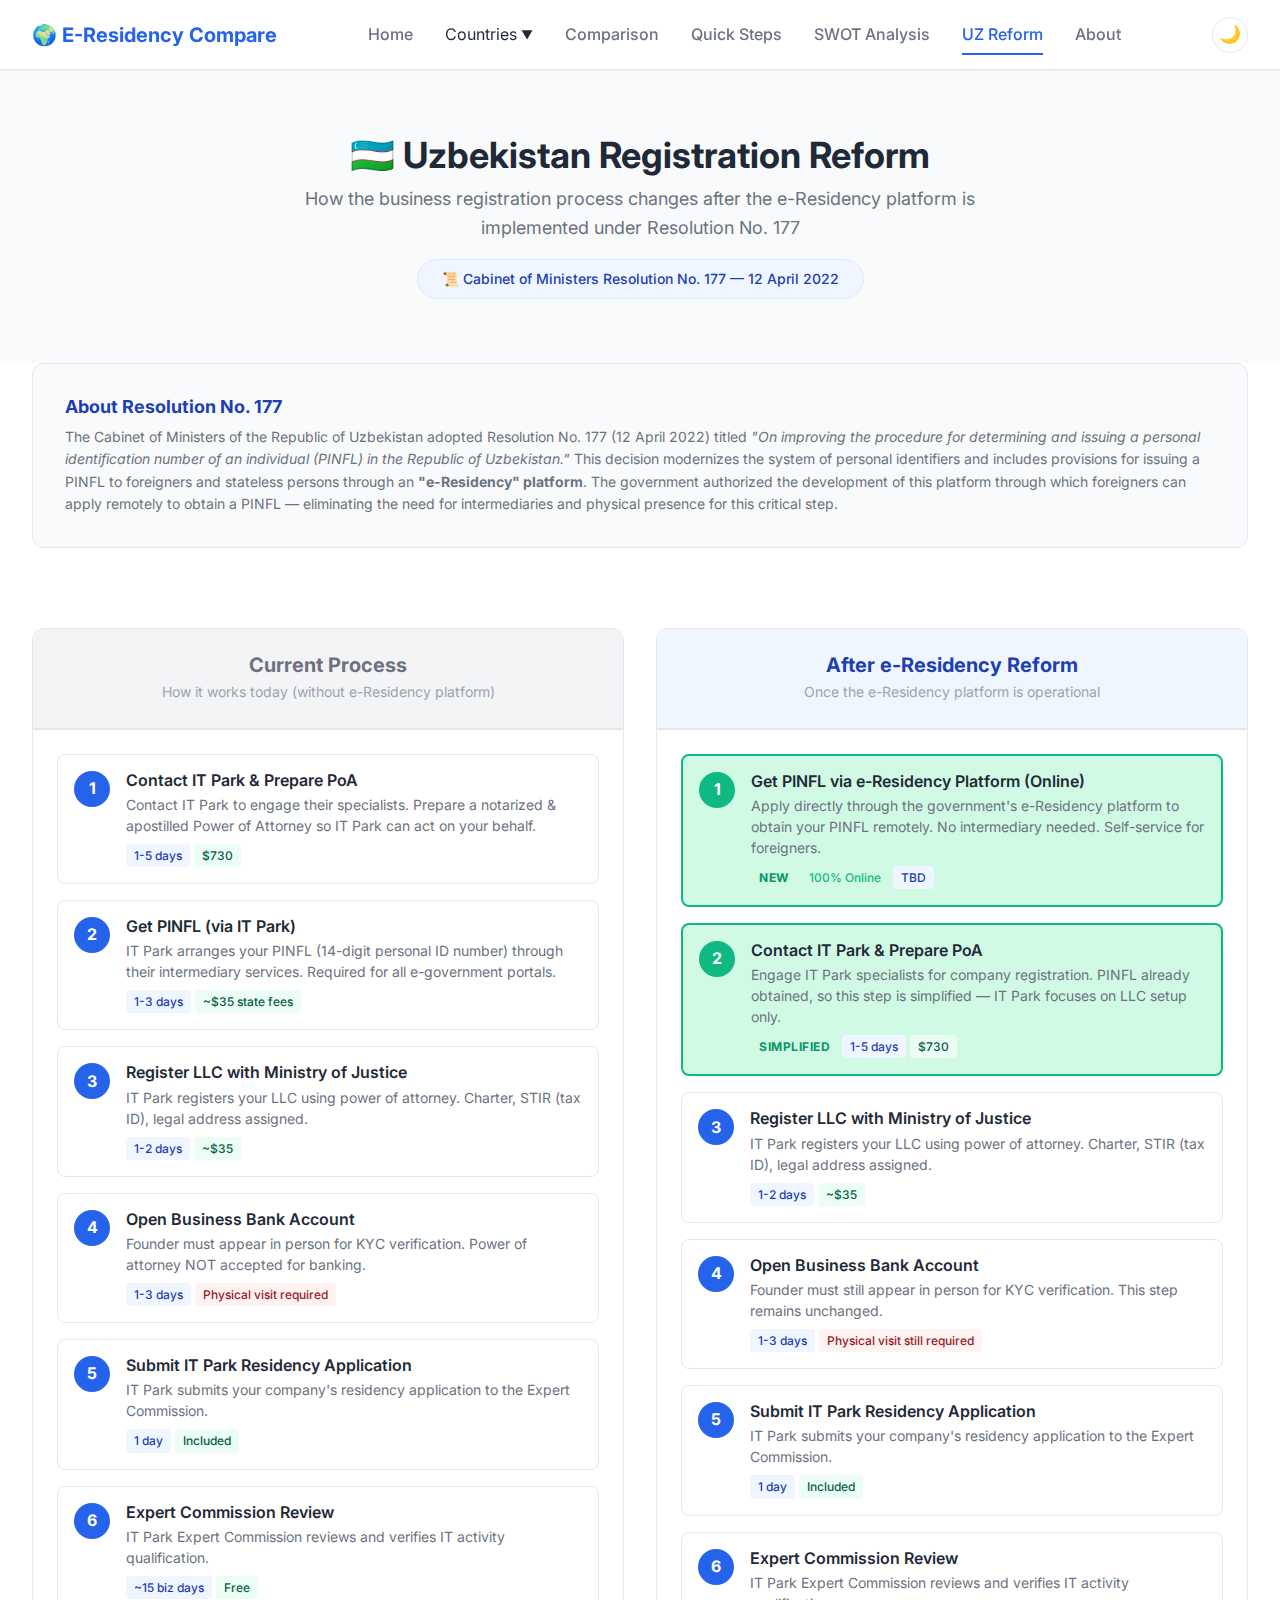
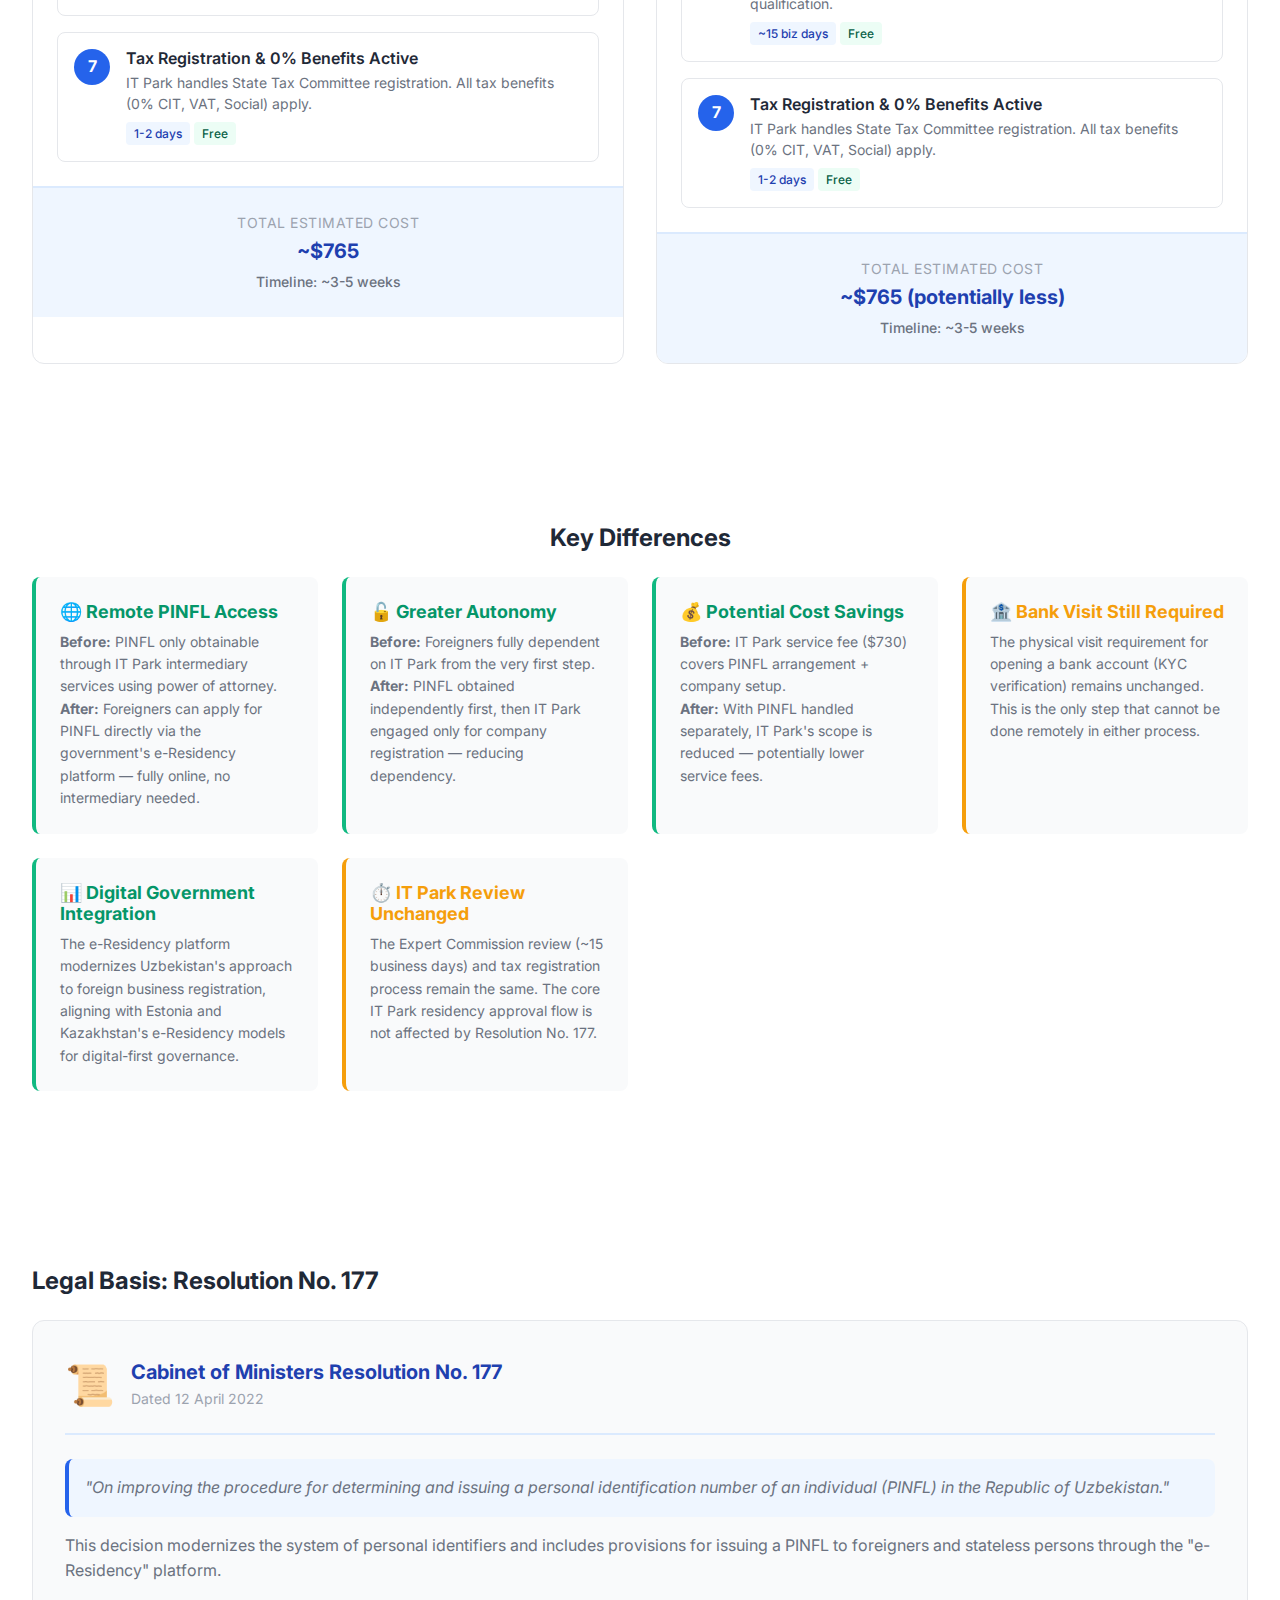
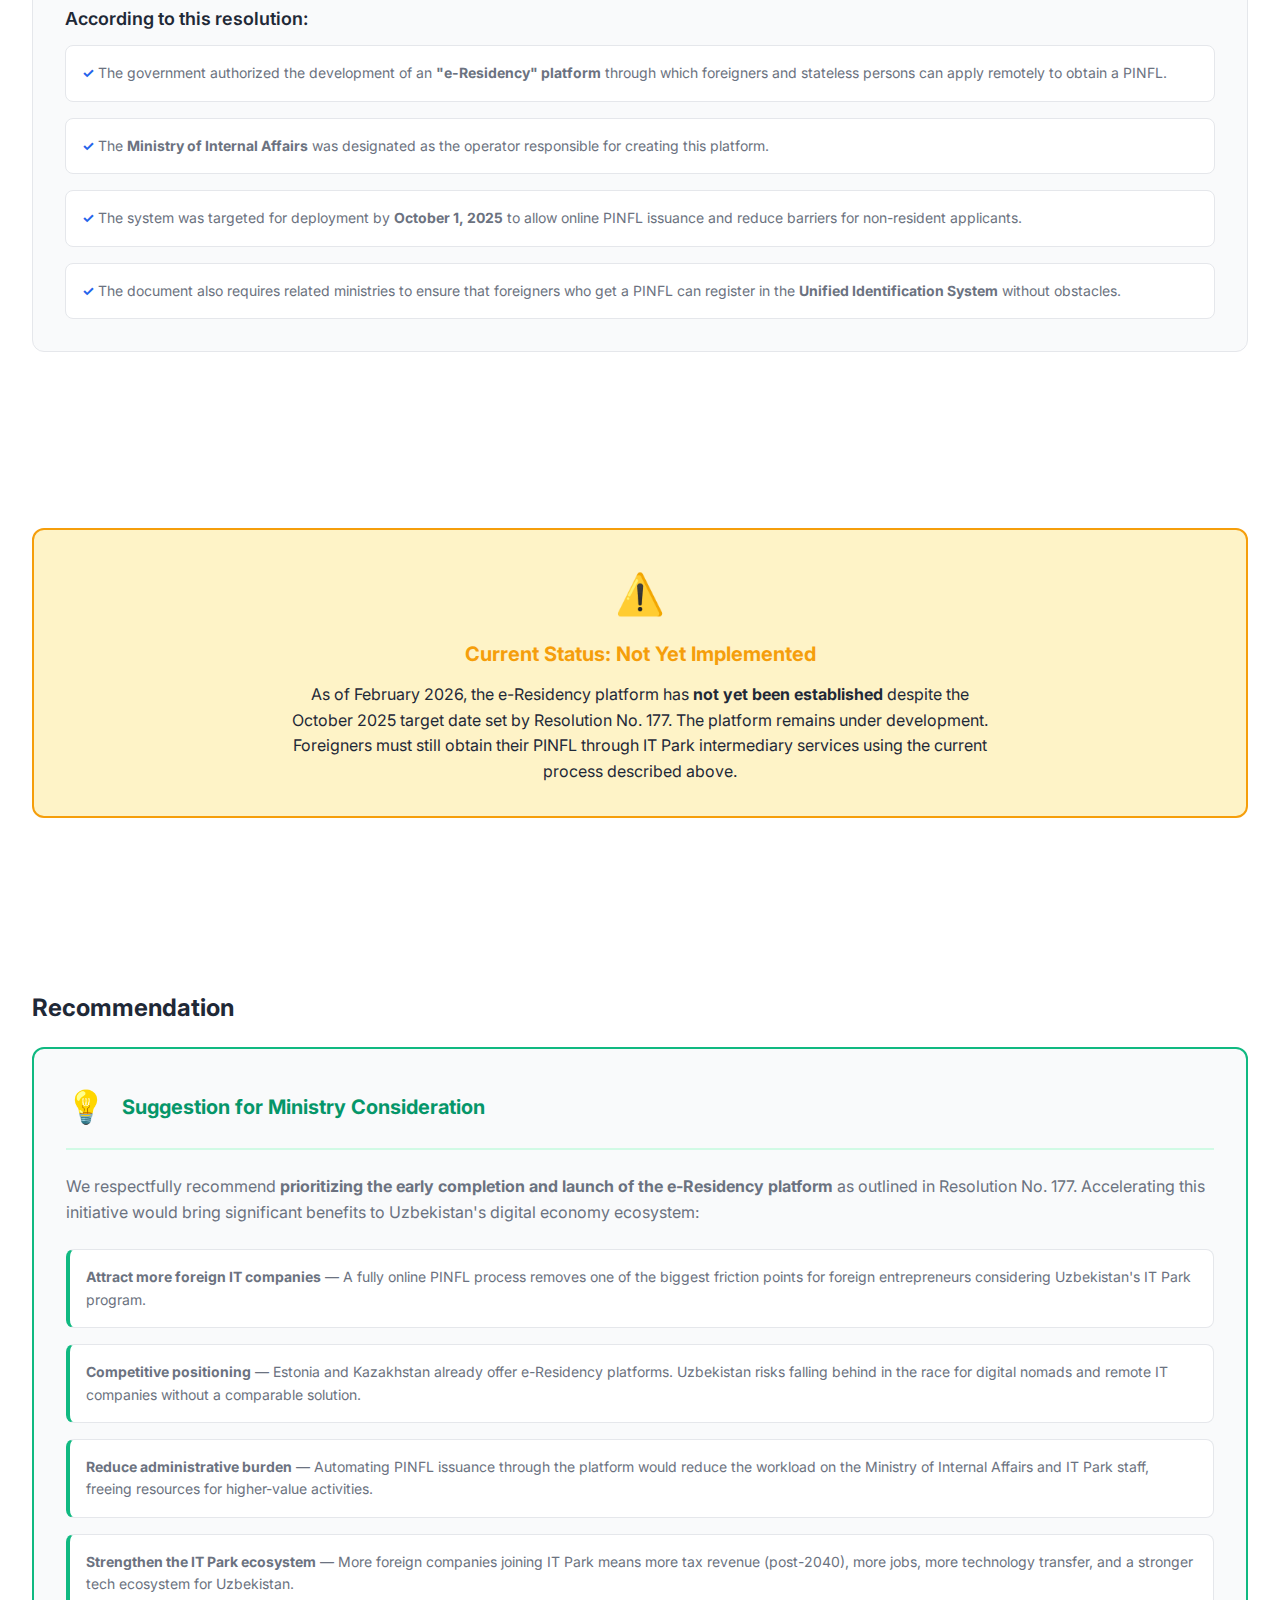
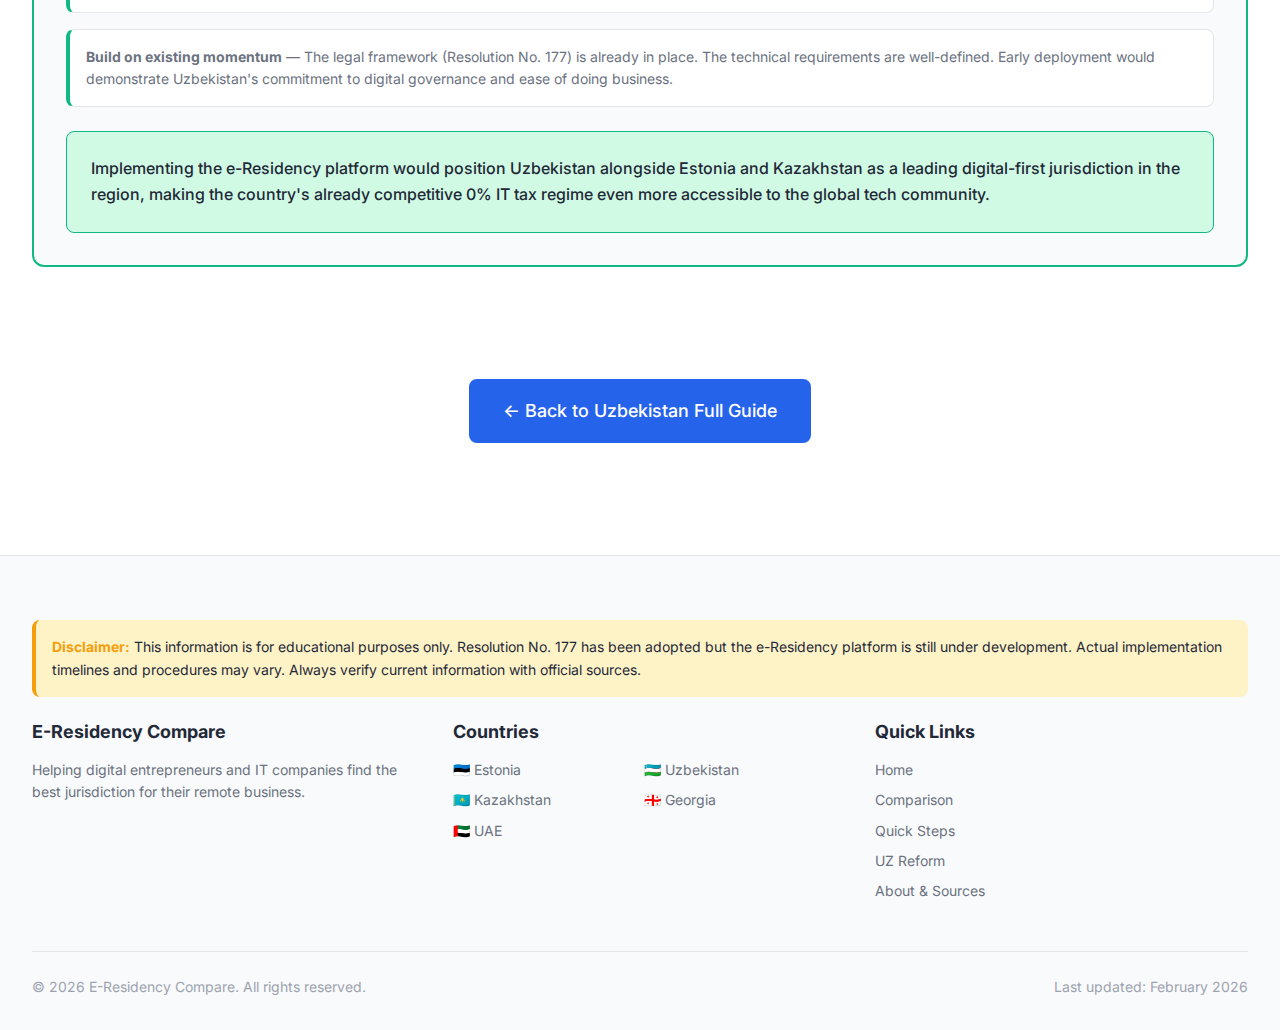
<file: uzbekistan-reform.html>
<!DOCTYPE html>
<html lang="en">
<head>
    <meta charset="UTF-8">
    <script>document.documentElement.setAttribute('data-theme',localStorage.getItem('theme-preference')||(matchMedia('(prefers-color-scheme:dark)').matches?'dark':'light'))</script>
    <meta name="viewport" content="width=device-width, initial-scale=1.0">
    <meta name="description" content="Comparison of Uzbekistan's current business registration process vs the future process after Cabinet of Ministers Resolution No. 177 introduces the e-Residency platform for remote PINFL issuance.">
    <title>Uzbekistan Registration Reform | Current vs Future Process</title>

    <!-- CSS -->
    <link rel="stylesheet" href="css/reset.css">
    <link rel="stylesheet" href="css/variables.css">
    <link rel="stylesheet" href="css/main.css">
    <link rel="stylesheet" href="css/navigation.css">
    <link rel="stylesheet" href="css/footer.css">
    <link rel="stylesheet" href="css/reform.css">
    <link rel="stylesheet" href="css/responsive.css">

    <!-- Google Fonts -->
    <link rel="preconnect" href="https://fonts.googleapis.com">
    <link rel="preconnect" href="https://fonts.gstatic.com" crossorigin>
    <link href="https://fonts.googleapis.com/css2?family=Inter:wght@400;500;600;700&display=swap" rel="stylesheet">
</head>
<body>
    <!-- Navigation -->
    <nav class="navbar">
        <div class="container">
            <a href="index.html" class="navbar-logo">
                🌍 E-Residency Compare
            </a>

            <div class="navbar-menu" id="navbarMenu">
                <a href="index.html">Home</a>

                <div class="dropdown">
                    <div class="dropdown-toggle">
                        Countries
                    </div>
                    <div class="dropdown-menu">
                        <a href="estonia.html">🇪🇪 Estonia</a>
                        <a href="uzbekistan.html">🇺🇿 Uzbekistan</a>
                        <a href="kazakhstan.html">🇰🇿 Kazakhstan</a>
                        <a href="georgia.html">🇬🇪 Georgia</a>
                        <a href="uae.html">🇦🇪 UAE</a>
                    </div>
                </div>

                <a href="comparison.html">Comparison</a>
                <a href="steps.html">Quick Steps</a>
                <a href="swot.html">SWOT Analysis</a>
                <a href="uzbekistan-reform.html" class="active">UZ Reform</a>
                <a href="about.html">About</a>
            </div>

            <button class="theme-toggle" aria-label="Toggle dark mode">🌙</button>

            <div class="menu-toggle" id="menuToggle">
                <span></span>
                <span></span>
                <span></span>
            </div>
        </div>
    </nav>

    <div class="navbar-spacer"></div>

    <!-- Header -->
    <header class="reform-header">
        <div class="container">
            <h1>🇺🇿 Uzbekistan Registration Reform</h1>
            <p>How the business registration process changes after the e-Residency platform is implemented under Resolution No. 177</p>
            <div class="resolution-badge">
                📜 Cabinet of Ministers Resolution No. 177 — 12 April 2022
            </div>
        </div>
    </header>

    <!-- Resolution Info -->
    <div class="container">
        <div class="resolution-info">
            <h3>About Resolution No. 177</h3>
            <p>The Cabinet of Ministers of the Republic of Uzbekistan adopted Resolution No. 177 (12 April 2022) titled <em>"On improving the procedure for determining and issuing a personal identification number of an individual (PINFL) in the Republic of Uzbekistan."</em> This decision modernizes the system of personal identifiers and includes provisions for issuing a PINFL to foreigners and stateless persons through an <strong>"e-Residency" platform</strong>. The government authorized the development of this platform through which foreigners can apply remotely to obtain a PINFL — eliminating the need for intermediaries and physical presence for this critical step.</p>
        </div>

        <!-- Side-by-side Comparison -->
        <div class="reform-comparison">

            <!-- LEFT: Current Process -->
            <div class="reform-column current">
                <div class="reform-column-header">
                    <h2>Current Process</h2>
                    <p>How it works today (without e-Residency platform)</p>
                </div>

                <div class="reform-steps">
                    <!-- Step 1 -->
                    <div class="reform-step">
                        <div class="reform-step-num">1</div>
                        <div class="reform-step-content">
                            <h4>Contact IT Park & Prepare PoA</h4>
                            <p>Contact IT Park to engage their specialists. Prepare a notarized & apostilled Power of Attorney so IT Park can act on your behalf.</p>
                            <div class="reform-badges">
                                <span class="reform-badge duration">1-5 days</span>
                                <span class="reform-badge cost">$730</span>
                            </div>
                        </div>
                    </div>

                    <!-- Step 2 -->
                    <div class="reform-step">
                        <div class="reform-step-num">2</div>
                        <div class="reform-step-content">
                            <h4>Get PINFL (via IT Park)</h4>
                            <p>IT Park arranges your PINFL (14-digit personal ID number) through their intermediary services. Required for all e-government portals.</p>
                            <div class="reform-badges">
                                <span class="reform-badge duration">1-3 days</span>
                                <span class="reform-badge cost">~$35 state fees</span>
                            </div>
                        </div>
                    </div>

                    <!-- Step 3 -->
                    <div class="reform-step">
                        <div class="reform-step-num">3</div>
                        <div class="reform-step-content">
                            <h4>Register LLC with Ministry of Justice</h4>
                            <p>IT Park registers your LLC using power of attorney. Charter, STIR (tax ID), legal address assigned.</p>
                            <div class="reform-badges">
                                <span class="reform-badge duration">1-2 days</span>
                                <span class="reform-badge cost">~$35</span>
                            </div>
                        </div>
                    </div>

                    <!-- Step 4 -->
                    <div class="reform-step">
                        <div class="reform-step-num">4</div>
                        <div class="reform-step-content">
                            <h4>Open Business Bank Account</h4>
                            <p>Founder must appear in person for KYC verification. Power of attorney NOT accepted for banking.</p>
                            <div class="reform-badges">
                                <span class="reform-badge duration">1-3 days</span>
                                <span class="reform-badge visit">Physical visit required</span>
                            </div>
                        </div>
                    </div>

                    <!-- Step 5 -->
                    <div class="reform-step">
                        <div class="reform-step-num">5</div>
                        <div class="reform-step-content">
                            <h4>Submit IT Park Residency Application</h4>
                            <p>IT Park submits your company's residency application to the Expert Commission.</p>
                            <div class="reform-badges">
                                <span class="reform-badge duration">1 day</span>
                                <span class="reform-badge cost">Included</span>
                            </div>
                        </div>
                    </div>

                    <!-- Step 6 -->
                    <div class="reform-step">
                        <div class="reform-step-num">6</div>
                        <div class="reform-step-content">
                            <h4>Expert Commission Review</h4>
                            <p>IT Park Expert Commission reviews and verifies IT activity qualification.</p>
                            <div class="reform-badges">
                                <span class="reform-badge duration">~15 biz days</span>
                                <span class="reform-badge cost">Free</span>
                            </div>
                        </div>
                    </div>

                    <!-- Step 7 -->
                    <div class="reform-step">
                        <div class="reform-step-num">7</div>
                        <div class="reform-step-content">
                            <h4>Tax Registration & 0% Benefits Active</h4>
                            <p>IT Park handles State Tax Committee registration. All tax benefits (0% CIT, VAT, Social) apply.</p>
                            <div class="reform-badges">
                                <span class="reform-badge duration">1-2 days</span>
                                <span class="reform-badge cost">Free</span>
                            </div>
                        </div>
                    </div>
                </div>

                <div class="reform-column-footer">
                    <div class="total-label">Total Estimated Cost</div>
                    <div class="total-amount">~$765</div>
                    <div class="total-timeline">Timeline: ~3-5 weeks</div>
                </div>
            </div>

            <!-- RIGHT: After Reform -->
            <div class="reform-column future">
                <div class="reform-column-header">
                    <h2>After e-Residency Reform</h2>
                    <p>Once the e-Residency platform is operational</p>
                </div>

                <div class="reform-steps">
                    <!-- Step 1 - NEW -->
                    <div class="reform-step changed">
                        <div class="reform-step-num">1</div>
                        <div class="reform-step-content">
                            <h4>Get PINFL via e-Residency Platform (Online)</h4>
                            <p>Apply directly through the government's e-Residency platform to obtain your PINFL remotely. No intermediary needed. Self-service for foreigners.</p>
                            <div class="reform-badges">
                                <span class="reform-badge change-tag">New</span>
                                <span class="reform-badge online">100% Online</span>
                                <span class="reform-badge duration">TBD</span>
                            </div>
                        </div>
                    </div>

                    <!-- Step 2 - Changed -->
                    <div class="reform-step changed">
                        <div class="reform-step-num">2</div>
                        <div class="reform-step-content">
                            <h4>Contact IT Park & Prepare PoA</h4>
                            <p>Engage IT Park specialists for company registration. PINFL already obtained, so this step is simplified — IT Park focuses on LLC setup only.</p>
                            <div class="reform-badges">
                                <span class="reform-badge change-tag">Simplified</span>
                                <span class="reform-badge duration">1-5 days</span>
                                <span class="reform-badge cost">$730</span>
                            </div>
                        </div>
                    </div>

                    <!-- Step 3 - Same -->
                    <div class="reform-step">
                        <div class="reform-step-num">3</div>
                        <div class="reform-step-content">
                            <h4>Register LLC with Ministry of Justice</h4>
                            <p>IT Park registers your LLC using power of attorney. Charter, STIR (tax ID), legal address assigned.</p>
                            <div class="reform-badges">
                                <span class="reform-badge duration">1-2 days</span>
                                <span class="reform-badge cost">~$35</span>
                            </div>
                        </div>
                    </div>

                    <!-- Step 4 - Same -->
                    <div class="reform-step">
                        <div class="reform-step-num">4</div>
                        <div class="reform-step-content">
                            <h4>Open Business Bank Account</h4>
                            <p>Founder must still appear in person for KYC verification. This step remains unchanged.</p>
                            <div class="reform-badges">
                                <span class="reform-badge duration">1-3 days</span>
                                <span class="reform-badge visit">Physical visit still required</span>
                            </div>
                        </div>
                    </div>

                    <!-- Step 5 - Same -->
                    <div class="reform-step">
                        <div class="reform-step-num">5</div>
                        <div class="reform-step-content">
                            <h4>Submit IT Park Residency Application</h4>
                            <p>IT Park submits your company's residency application to the Expert Commission.</p>
                            <div class="reform-badges">
                                <span class="reform-badge duration">1 day</span>
                                <span class="reform-badge cost">Included</span>
                            </div>
                        </div>
                    </div>

                    <!-- Step 6 - Same -->
                    <div class="reform-step">
                        <div class="reform-step-num">6</div>
                        <div class="reform-step-content">
                            <h4>Expert Commission Review</h4>
                            <p>IT Park Expert Commission reviews and verifies IT activity qualification.</p>
                            <div class="reform-badges">
                                <span class="reform-badge duration">~15 biz days</span>
                                <span class="reform-badge cost">Free</span>
                            </div>
                        </div>
                    </div>

                    <!-- Step 7 - Same -->
                    <div class="reform-step">
                        <div class="reform-step-num">7</div>
                        <div class="reform-step-content">
                            <h4>Tax Registration & 0% Benefits Active</h4>
                            <p>IT Park handles State Tax Committee registration. All tax benefits (0% CIT, VAT, Social) apply.</p>
                            <div class="reform-badges">
                                <span class="reform-badge duration">1-2 days</span>
                                <span class="reform-badge cost">Free</span>
                            </div>
                        </div>
                    </div>
                </div>

                <div class="reform-column-footer">
                    <div class="total-label">Total Estimated Cost</div>
                    <div class="total-amount">~$765 (potentially less)</div>
                    <div class="total-timeline">Timeline: ~3-5 weeks</div>
                </div>
            </div>
        </div>

        <!-- Key Differences Summary -->
        <section class="reform-summary">
            <h2>Key Differences</h2>

            <div class="reform-diff-grid">
                <div class="reform-diff-card">
                    <h4>🌐 Remote PINFL Access</h4>
                    <p><strong>Before:</strong> PINFL only obtainable through IT Park intermediary services using power of attorney.<br>
                    <strong>After:</strong> Foreigners can apply for PINFL directly via the government's e-Residency platform — fully online, no intermediary needed.</p>
                </div>

                <div class="reform-diff-card">
                    <h4>🔓 Greater Autonomy</h4>
                    <p><strong>Before:</strong> Foreigners fully dependent on IT Park from the very first step.<br>
                    <strong>After:</strong> PINFL obtained independently first, then IT Park engaged only for company registration — reducing dependency.</p>
                </div>

                <div class="reform-diff-card">
                    <h4>💰 Potential Cost Savings</h4>
                    <p><strong>Before:</strong> IT Park service fee ($730) covers PINFL arrangement + company setup.<br>
                    <strong>After:</strong> With PINFL handled separately, IT Park's scope is reduced — potentially lower service fees.</p>
                </div>

                <div class="reform-diff-card unchanged">
                    <h4>🏦 Bank Visit Still Required</h4>
                    <p>The physical visit requirement for opening a bank account (KYC verification) remains unchanged. This is the only step that cannot be done remotely in either process.</p>
                </div>

                <div class="reform-diff-card">
                    <h4>📊 Digital Government Integration</h4>
                    <p>The e-Residency platform modernizes Uzbekistan's approach to foreign business registration, aligning with Estonia and Kazakhstan's e-Residency models for digital-first governance.</p>
                </div>

                <div class="reform-diff-card unchanged">
                    <h4>⏱️ IT Park Review Unchanged</h4>
                    <p>The Expert Commission review (~15 business days) and tax registration process remain the same. The core IT Park residency approval flow is not affected by Resolution No. 177.</p>
                </div>
            </div>
        </section>

        <!-- Legal Basis -->
        <section class="reform-law-section">
            <h2>Legal Basis: Resolution No. 177</h2>

            <div class="reform-law-card">
                <div class="reform-law-header">
                    <span class="reform-law-icon">📜</span>
                    <div>
                        <h3>Cabinet of Ministers Resolution No. 177</h3>
                        <p class="reform-law-date">Dated 12 April 2022</p>
                    </div>
                </div>

                <p class="reform-law-title"><em>"On improving the procedure for determining and issuing a personal identification number of an individual (PINFL) in the Republic of Uzbekistan."</em></p>

                <p>This decision modernizes the system of personal identifiers and includes provisions for issuing a PINFL to foreigners and stateless persons through the "e-Residency" platform.</p>

                <h4>According to this resolution:</h4>
                <ul class="reform-law-list">
                    <li>The government authorized the development of an <strong>"e-Residency" platform</strong> through which foreigners and stateless persons can apply remotely to obtain a PINFL.</li>
                    <li>The <strong>Ministry of Internal Affairs</strong> was designated as the operator responsible for creating this platform.</li>
                    <li>The system was targeted for deployment by <strong>October 1, 2025</strong> to allow online PINFL issuance and reduce barriers for non-resident applicants.</li>
                    <li>The document also requires related ministries to ensure that foreigners who get a PINFL can register in the <strong>Unified Identification System</strong> without obstacles.</li>
                </ul>
            </div>
        </section>

        <!-- Current Status -->
        <section class="reform-status-section">
            <div class="reform-status-card warning">
                <div class="reform-status-icon">⚠️</div>
                <h3>Current Status: Not Yet Implemented</h3>
                <p>As of February 2026, the e-Residency platform has <strong>not yet been established</strong> despite the October 2025 target date set by Resolution No. 177. The platform remains under development. Foreigners must still obtain their PINFL through IT Park intermediary services using the current process described above.</p>
            </div>
        </section>

        <!-- Recommendation -->
        <section class="reform-recommendation-section">
            <h2>Recommendation</h2>

            <div class="reform-recommendation-card">
                <div class="reform-recommendation-header">
                    <span class="reform-recommendation-icon">💡</span>
                    <h3>Suggestion for Ministry Consideration</h3>
                </div>

                <p>We respectfully recommend <strong>prioritizing the early completion and launch of the e-Residency platform</strong> as outlined in Resolution No. 177. Accelerating this initiative would bring significant benefits to Uzbekistan's digital economy ecosystem:</p>

                <ul class="reform-recommendation-list">
                    <li><strong>Attract more foreign IT companies</strong> — A fully online PINFL process removes one of the biggest friction points for foreign entrepreneurs considering Uzbekistan's IT Park program.</li>
                    <li><strong>Competitive positioning</strong> — Estonia and Kazakhstan already offer e-Residency platforms. Uzbekistan risks falling behind in the race for digital nomads and remote IT companies without a comparable solution.</li>
                    <li><strong>Reduce administrative burden</strong> — Automating PINFL issuance through the platform would reduce the workload on the Ministry of Internal Affairs and IT Park staff, freeing resources for higher-value activities.</li>
                    <li><strong>Strengthen the IT Park ecosystem</strong> — More foreign companies joining IT Park means more tax revenue (post-2040), more jobs, more technology transfer, and a stronger tech ecosystem for Uzbekistan.</li>
                    <li><strong>Build on existing momentum</strong> — The legal framework (Resolution No. 177) is already in place. The technical requirements are well-defined. Early deployment would demonstrate Uzbekistan's commitment to digital governance and ease of doing business.</li>
                </ul>

                <div class="reform-recommendation-conclusion">
                    <p>Implementing the e-Residency platform would position Uzbekistan alongside Estonia and Kazakhstan as a leading digital-first jurisdiction in the region, making the country's already competitive 0% IT tax regime even more accessible to the global tech community.</p>
                </div>
            </div>
        </section>

        <!-- CTA -->
        <div class="text-center mt-xl mb-xl" style="padding-bottom: var(--spacing-2xl);">
            <a href="uzbekistan.html" class="btn btn-primary btn-large">← Back to Uzbekistan Full Guide</a>
        </div>
    </div>

    <!-- Footer -->
    <footer class="footer">
        <div class="container">
            <div class="footer-disclaimer">
                <p><strong>Disclaimer:</strong> This information is for educational purposes only. Resolution No. 177 has been adopted but the e-Residency platform is still under development. Actual implementation timelines and procedures may vary. Always verify current information with official sources.</p>
            </div>

            <div class="footer-content">
                <div class="footer-section">
                    <h3>E-Residency Compare</h3>
                    <p>Helping digital entrepreneurs and IT companies find the best jurisdiction for their remote business.</p>
                </div>

                <div class="footer-section">
                    <h3>Countries</h3>
                    <div class="footer-links footer-countries">
                        <a href="estonia.html">🇪🇪 Estonia</a>
                        <a href="uzbekistan.html">🇺🇿 Uzbekistan</a>
                        <a href="kazakhstan.html">🇰🇿 Kazakhstan</a>
                        <a href="georgia.html">🇬🇪 Georgia</a>
                        <a href="uae.html">🇦🇪 UAE</a>
                    </div>
                </div>

                <div class="footer-section">
                    <h3>Quick Links</h3>
                    <div class="footer-links">
                        <a href="index.html">Home</a>
                        <a href="comparison.html">Comparison</a>
                        <a href="steps.html">Quick Steps</a>
                        <a href="uzbekistan-reform.html">UZ Reform</a>
                        <a href="about.html">About & Sources</a>
                    </div>
                </div>
            </div>

            <div class="footer-bottom">
                <p>&copy; 2026 E-Residency Compare. All rights reserved.</p>
                <p class="footer-updated">Last updated: February 2026</p>
            </div>
        </div>
    </footer>

    <!-- JavaScript -->
    <script src="js/navigation.js"></script>
    <script src="js/theme-toggle.js"></script>
</body>
</html>
</file>
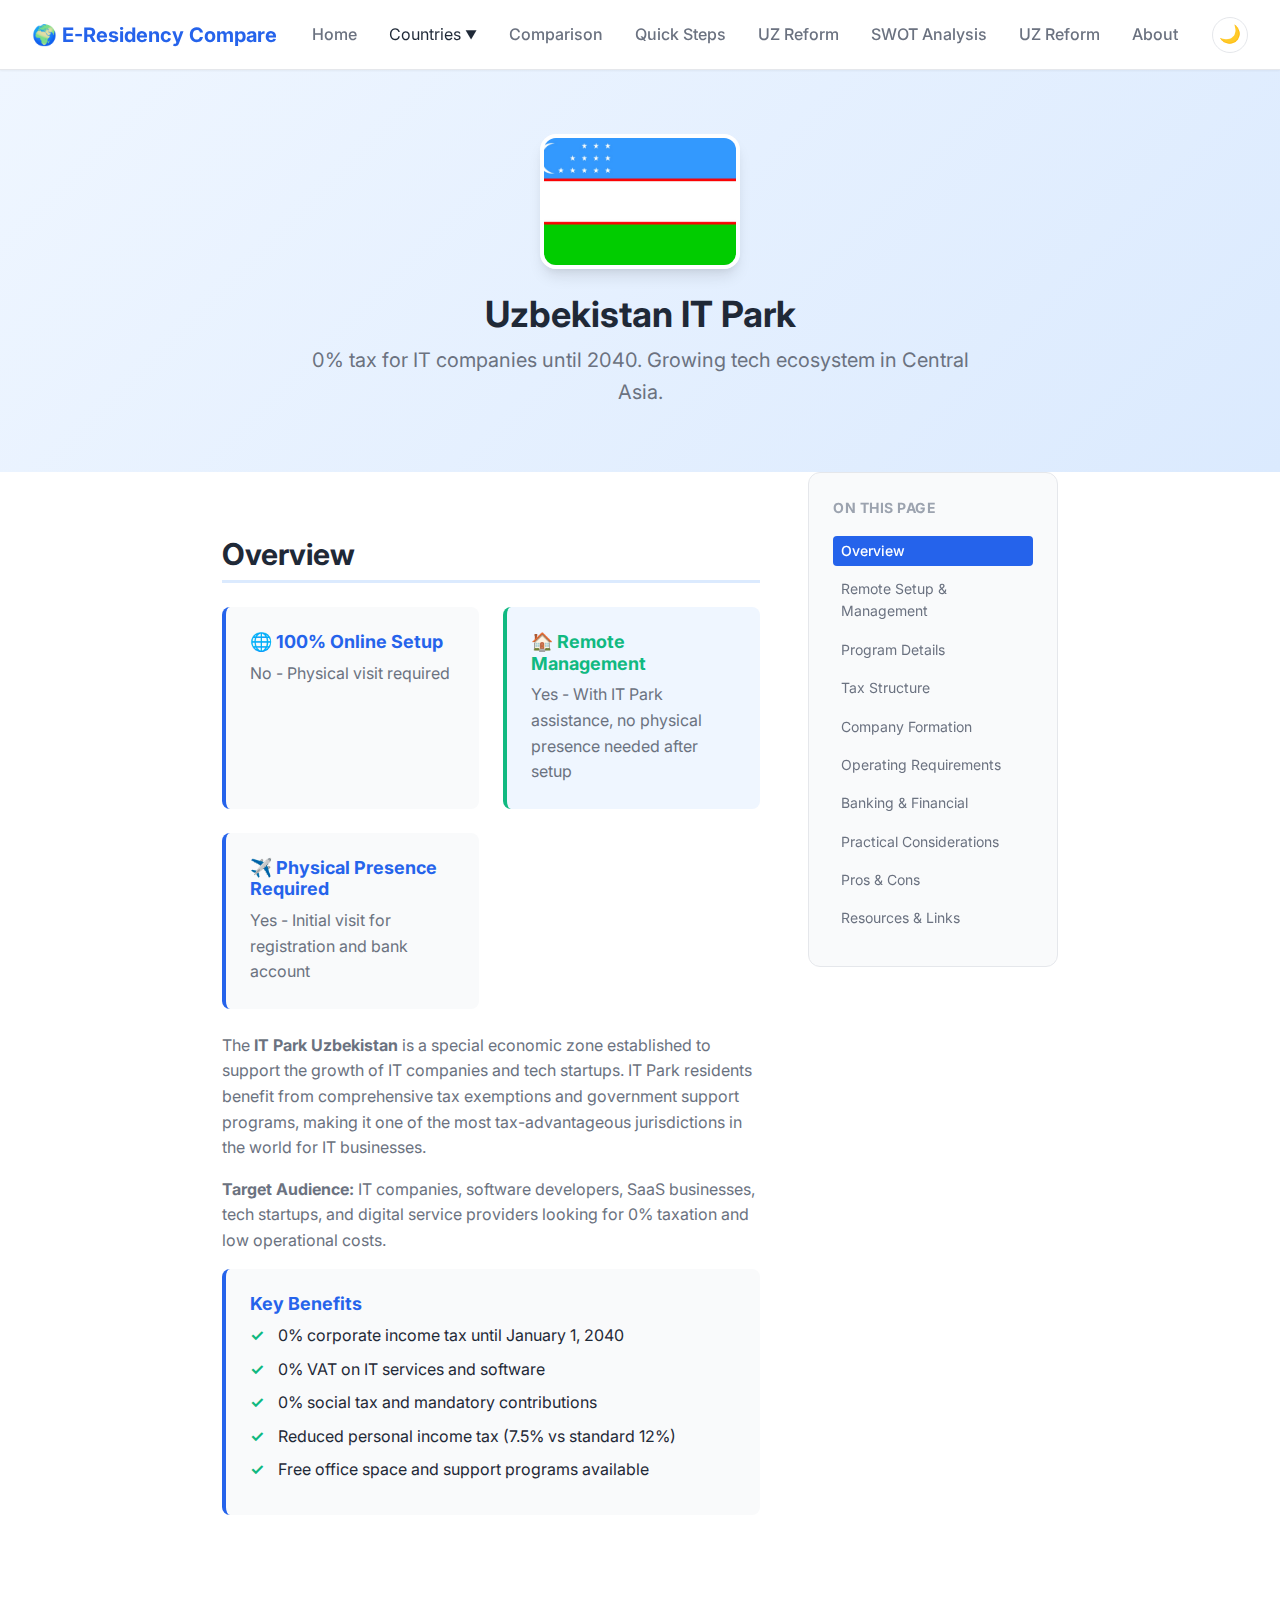
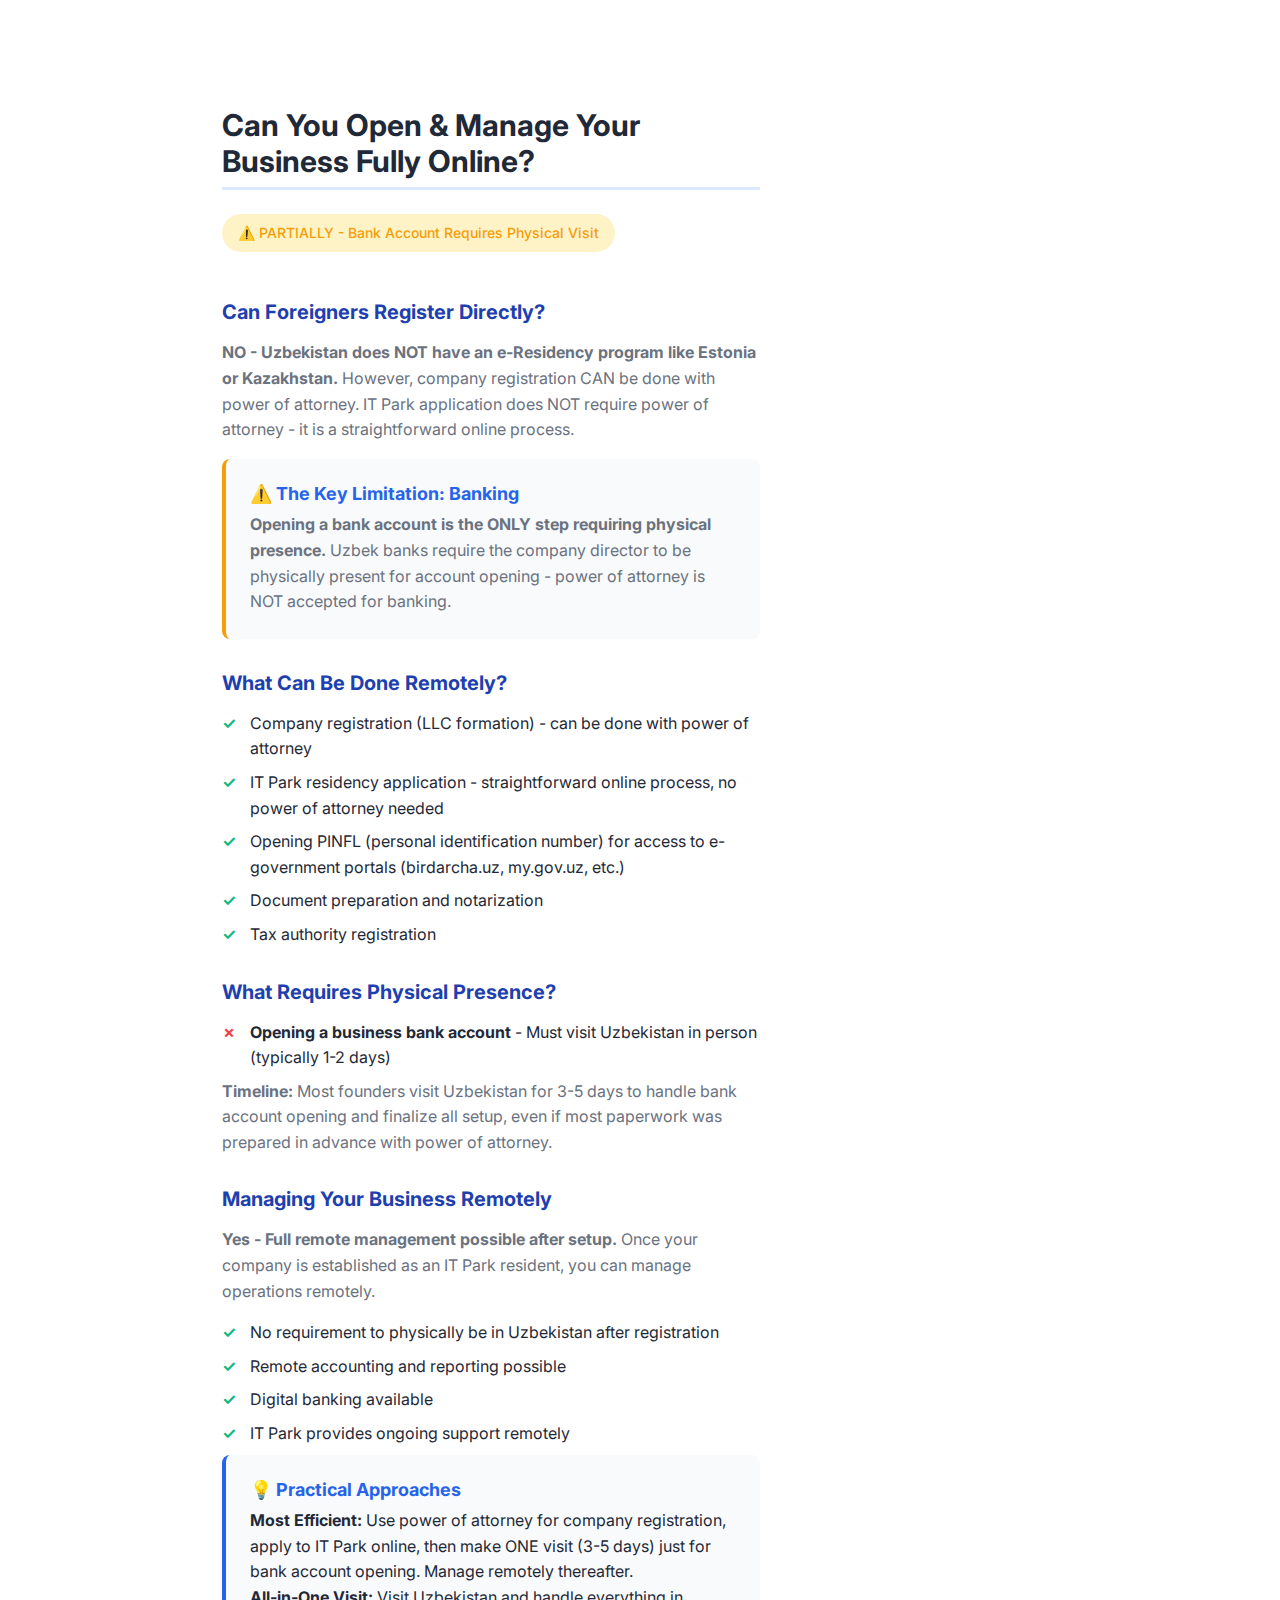
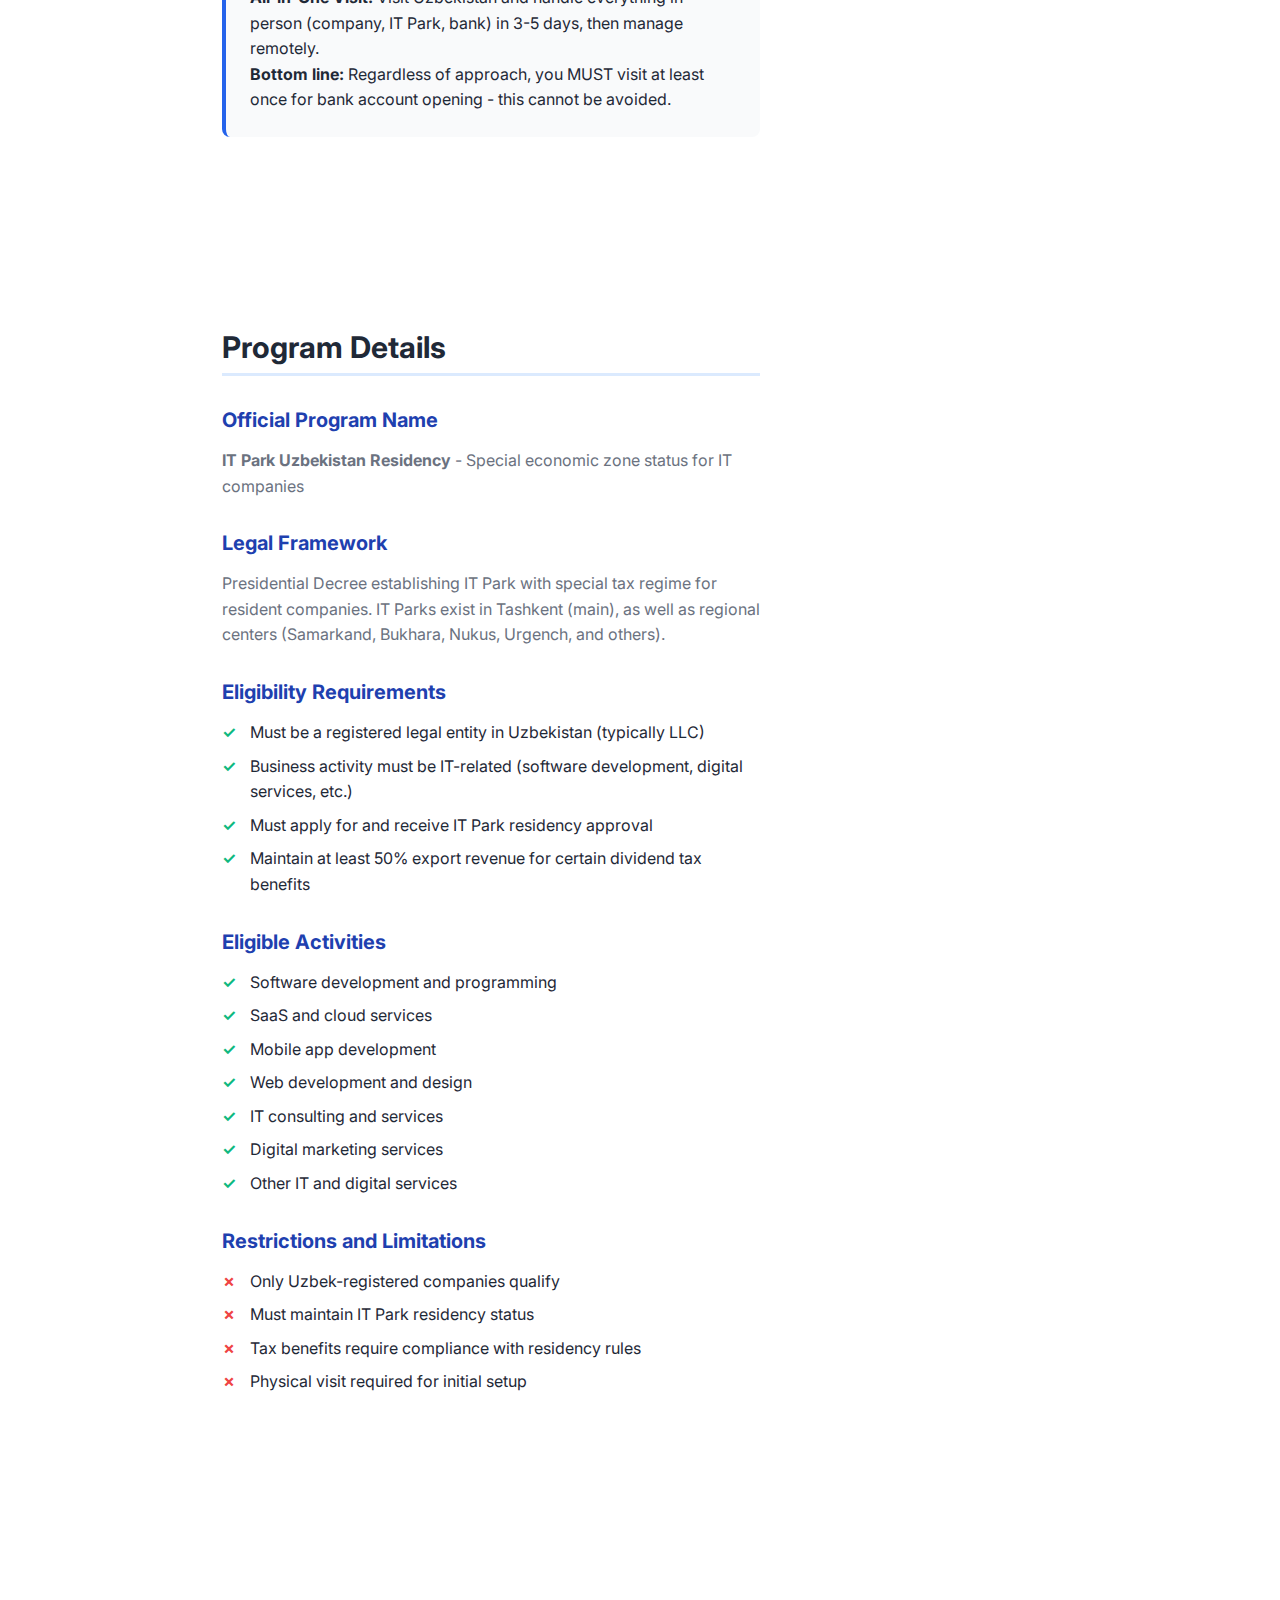
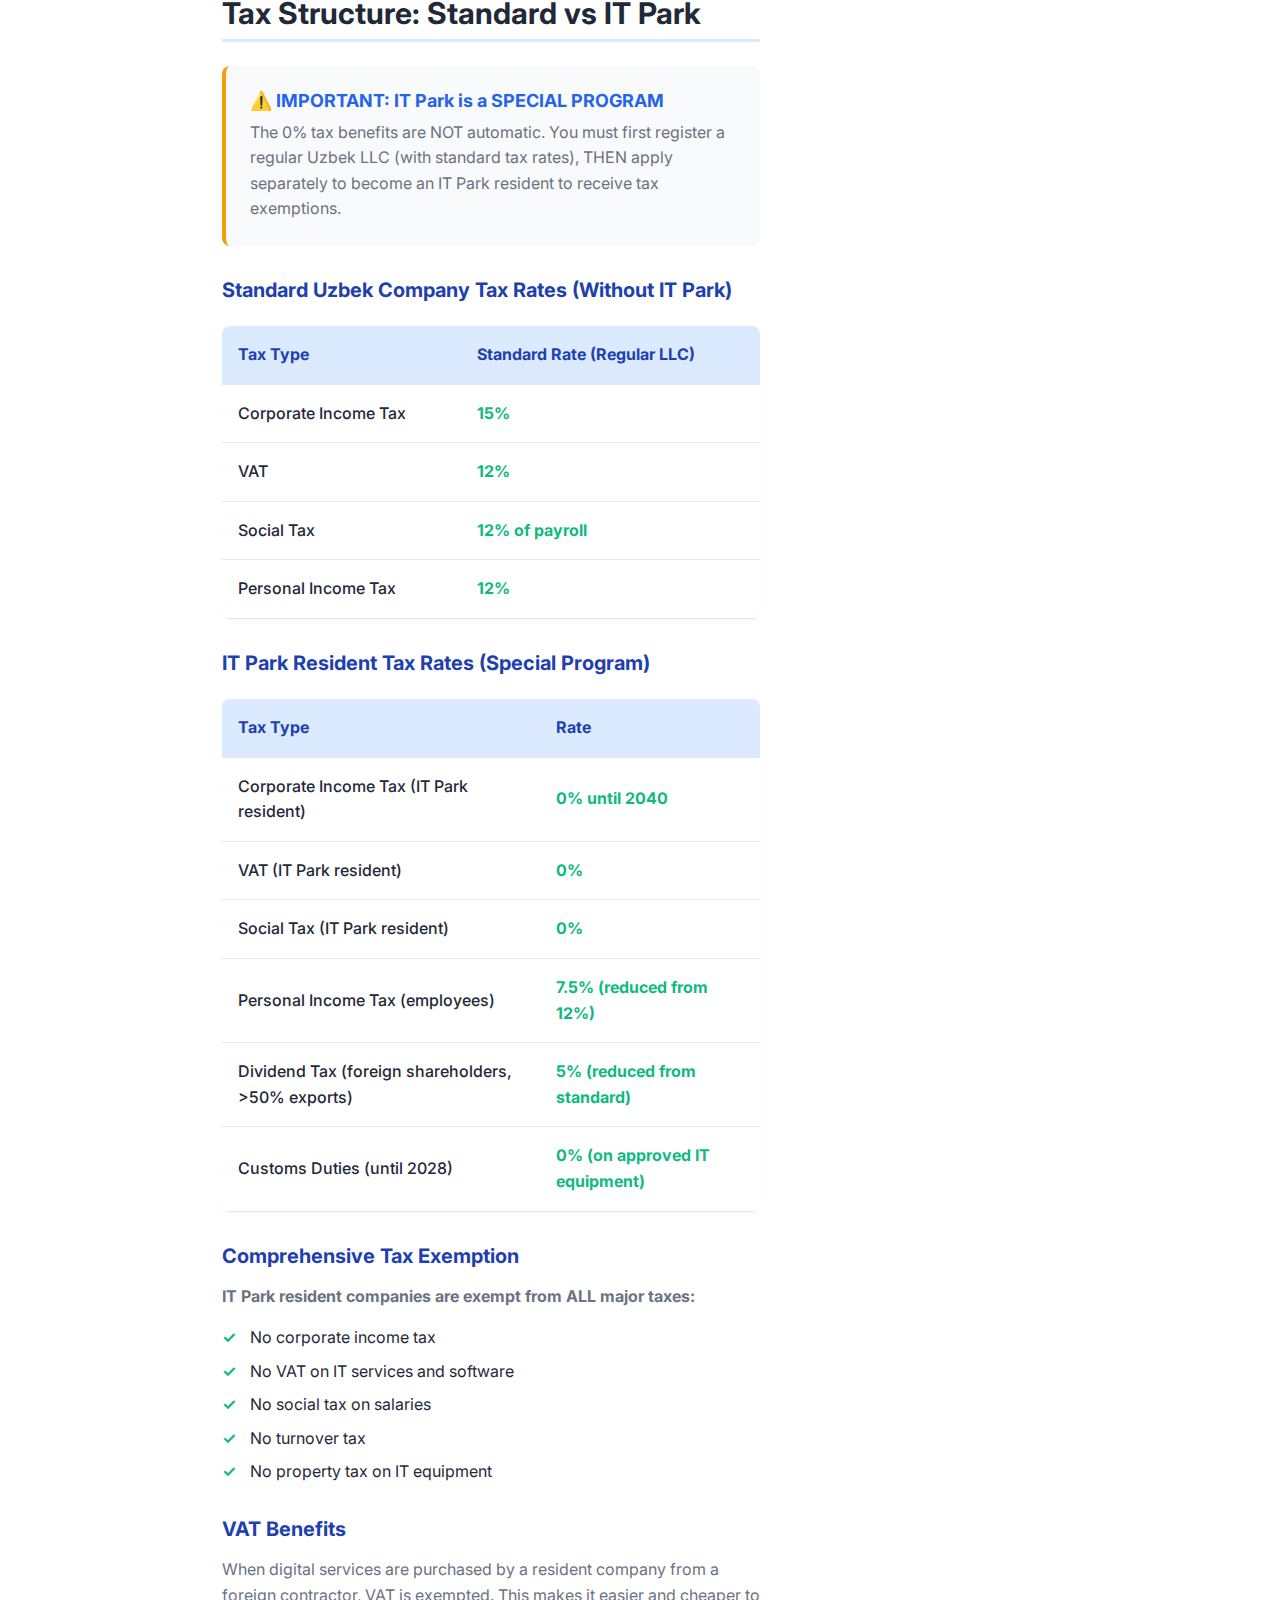
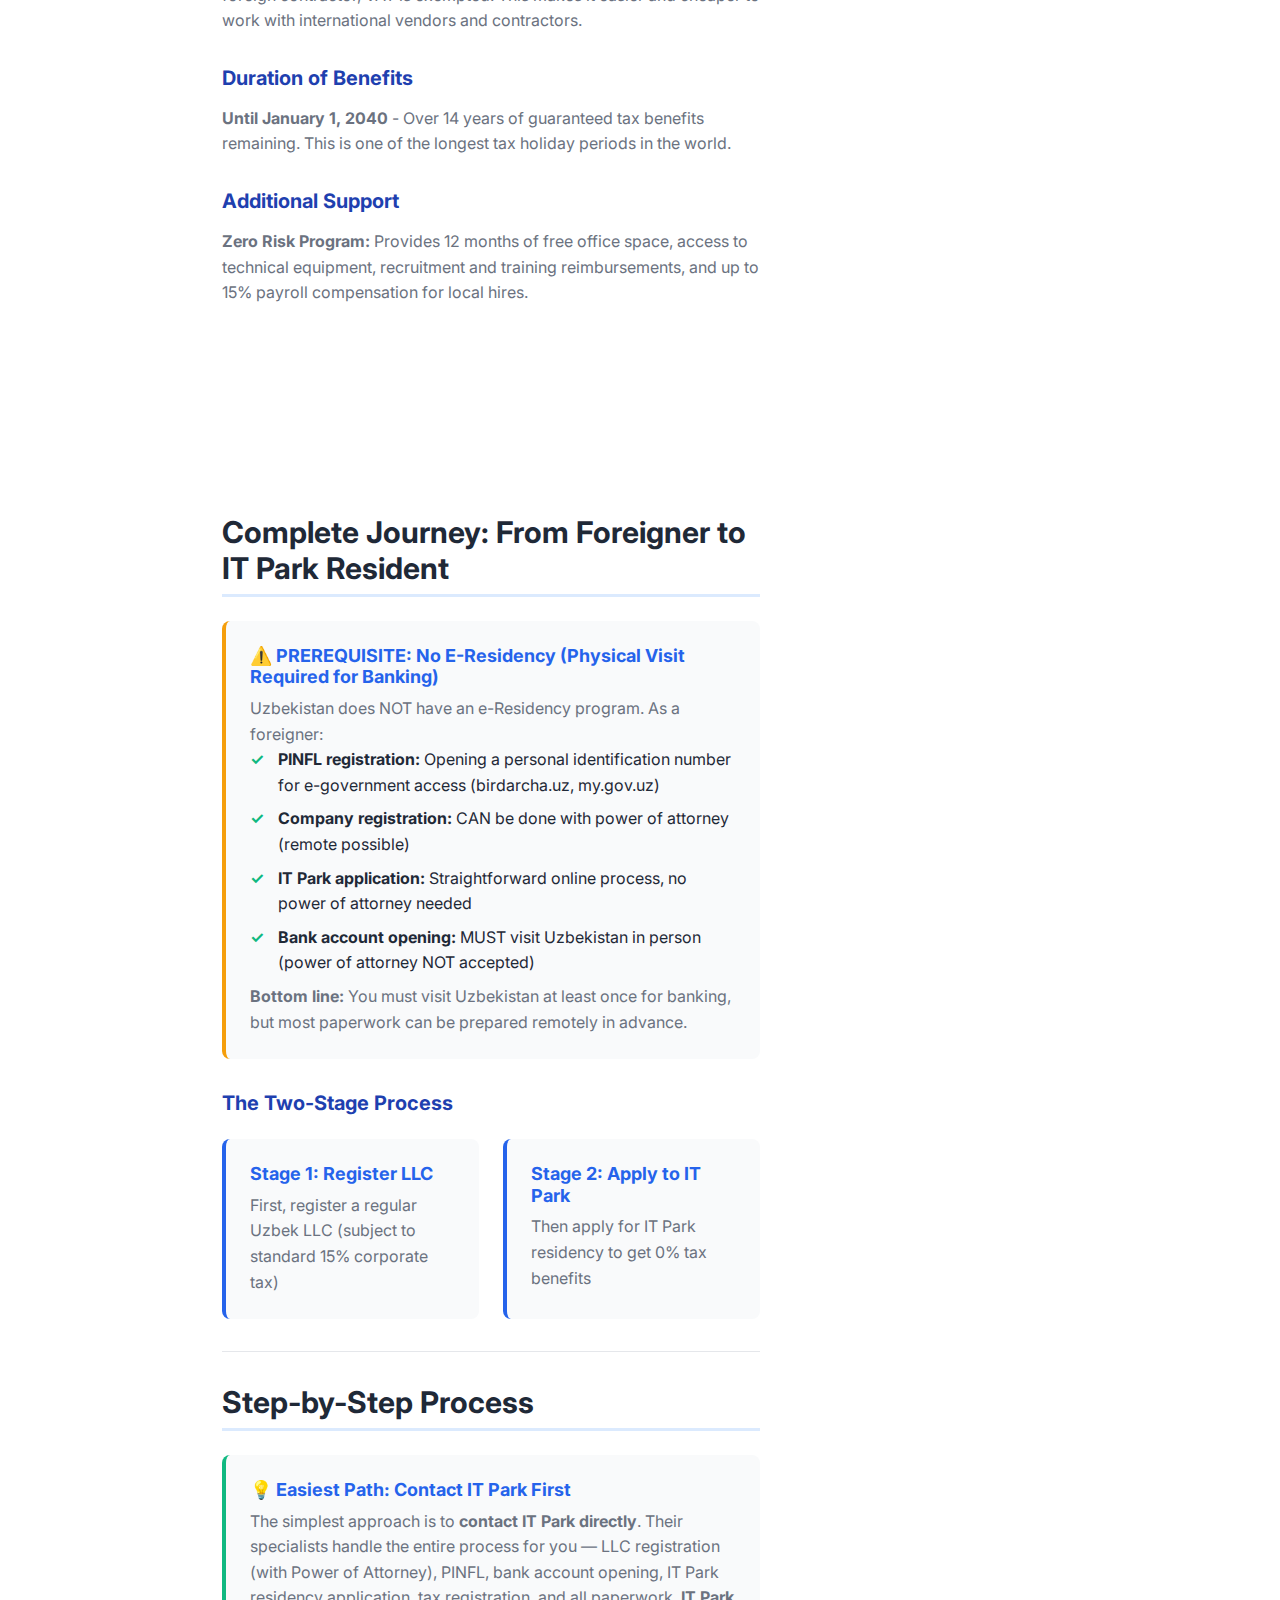
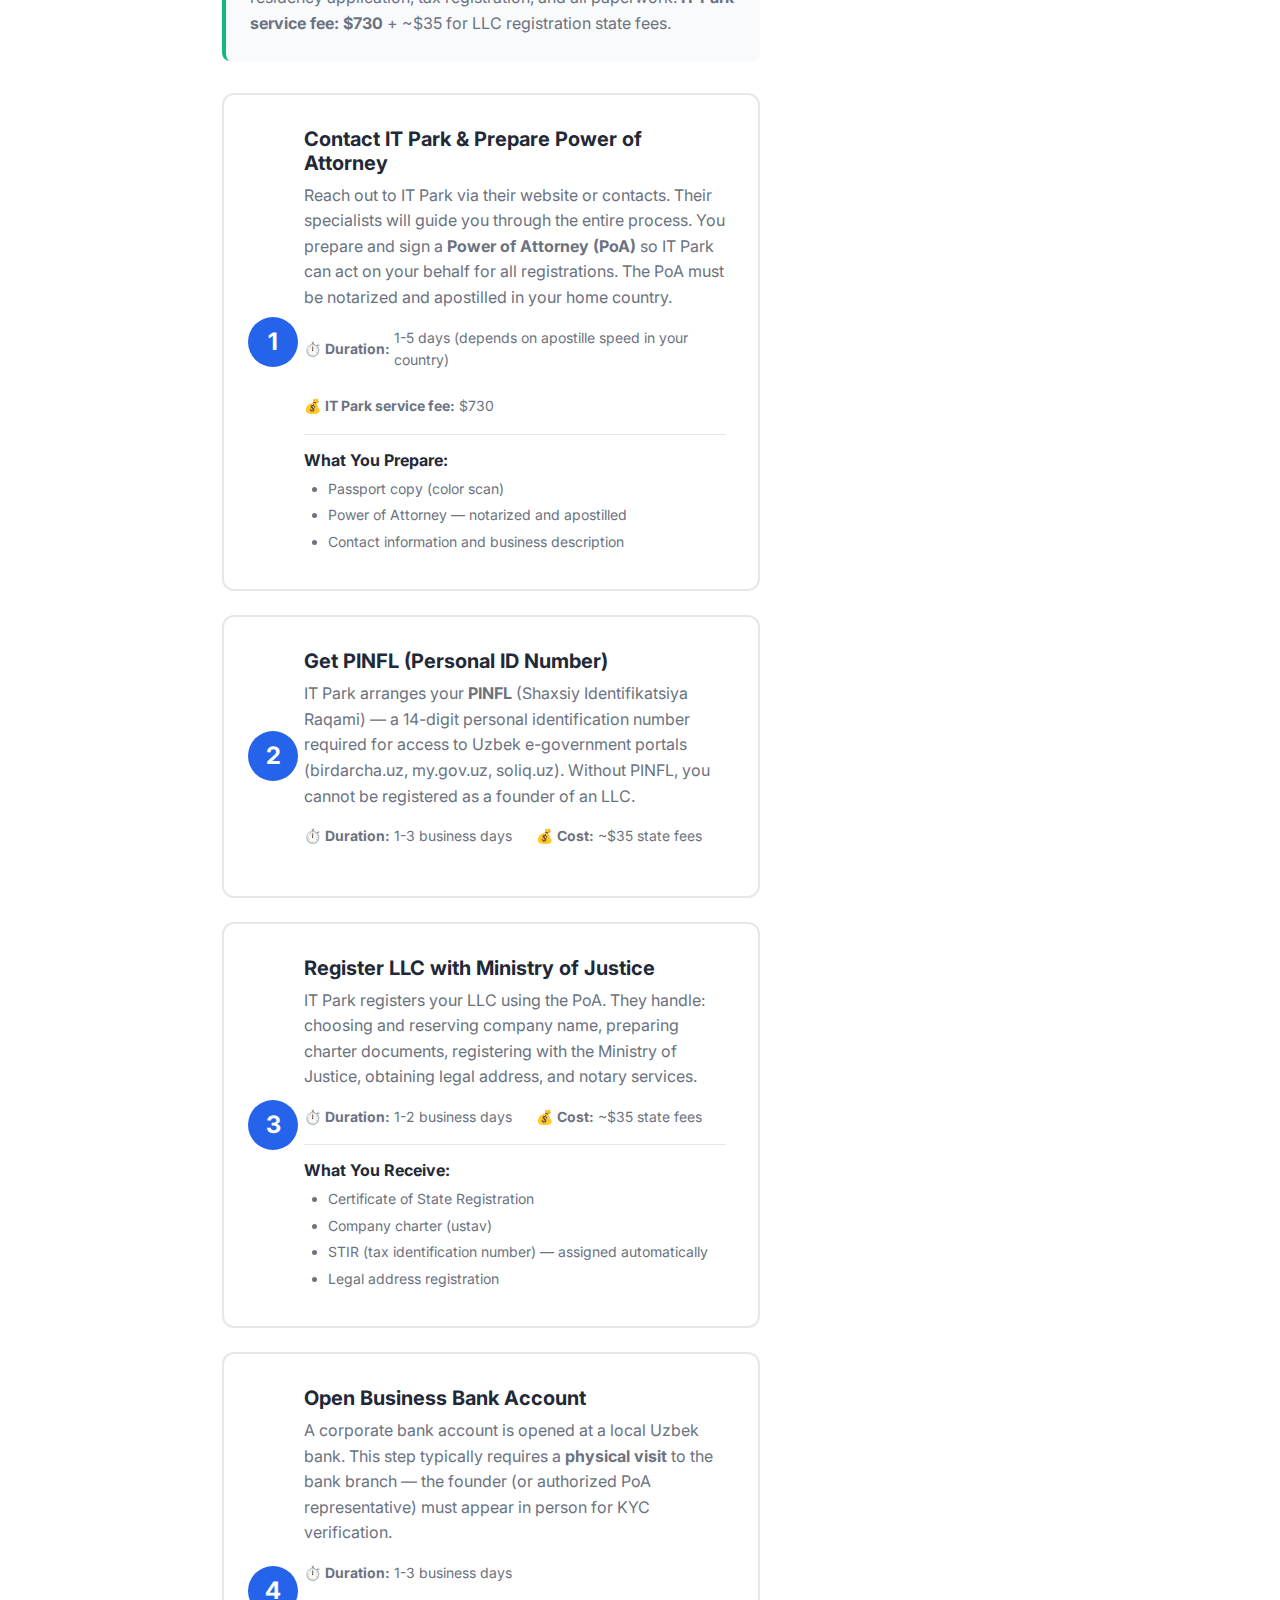
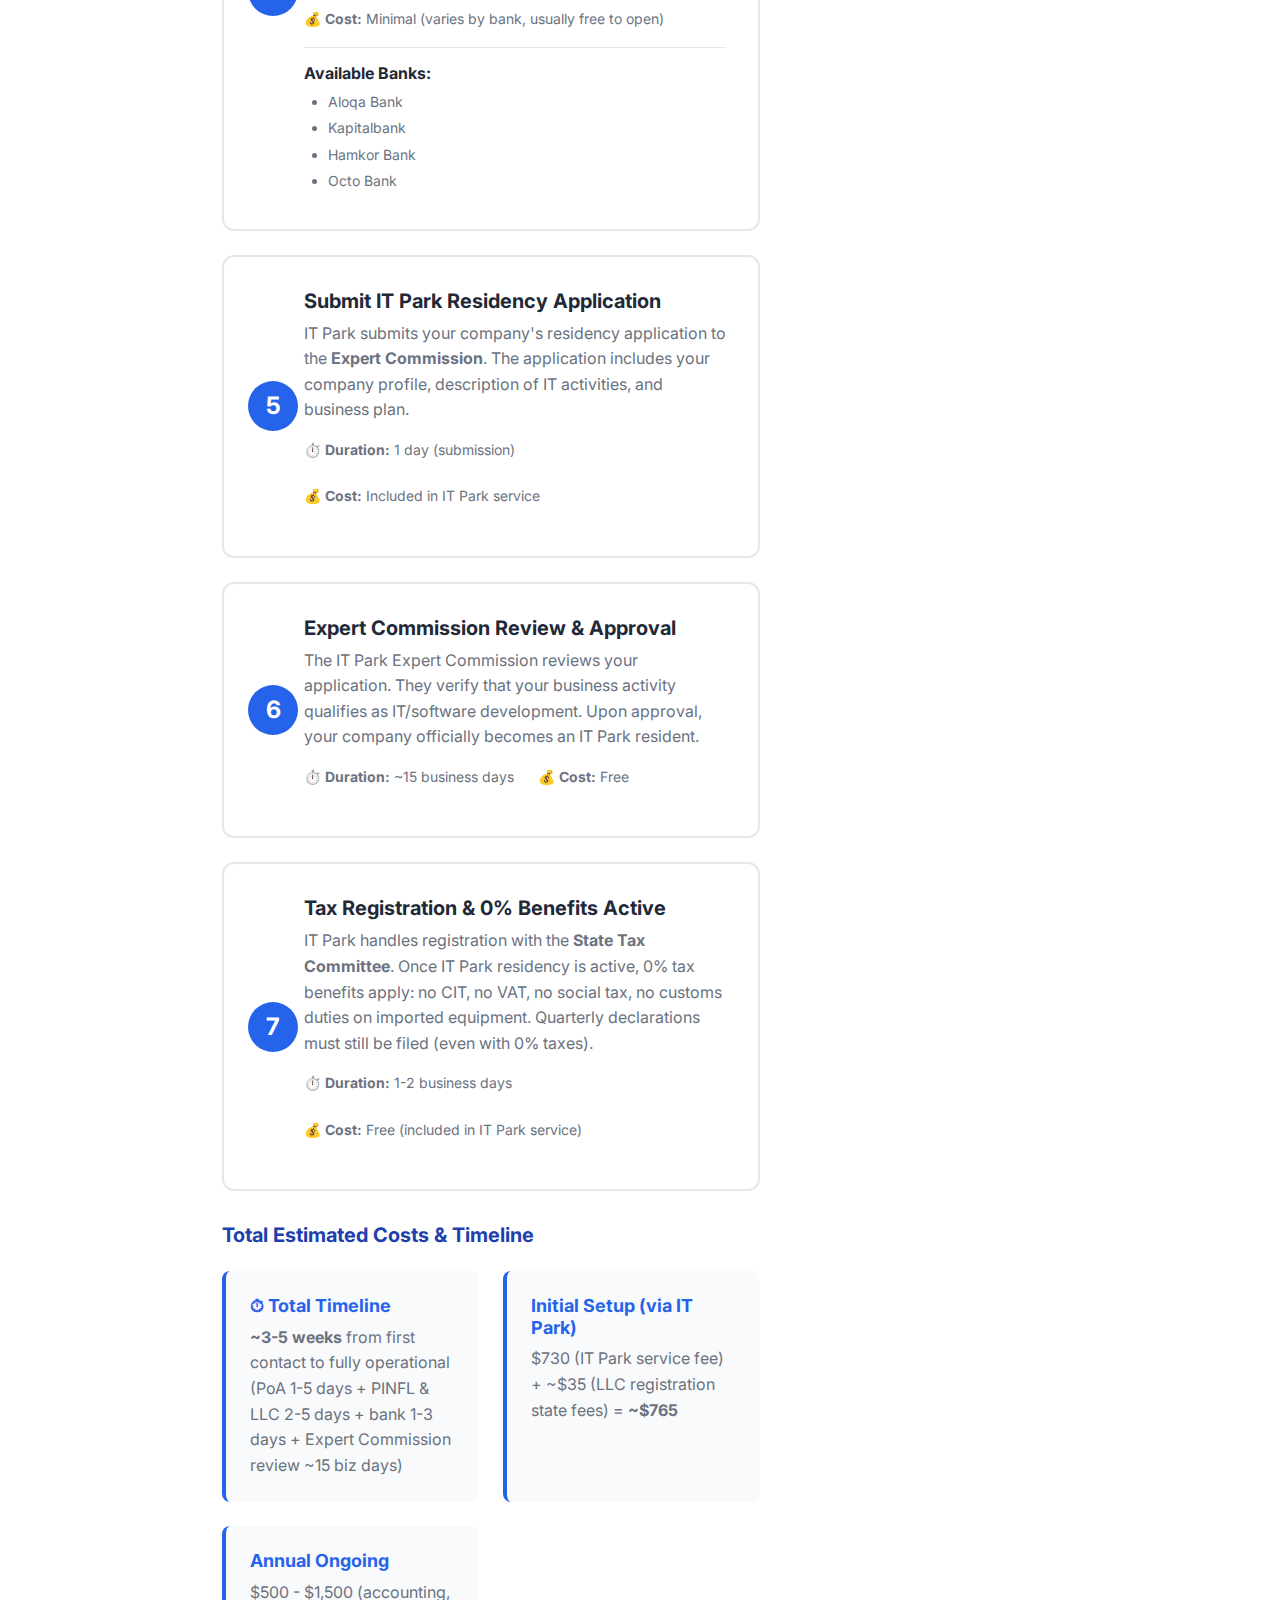
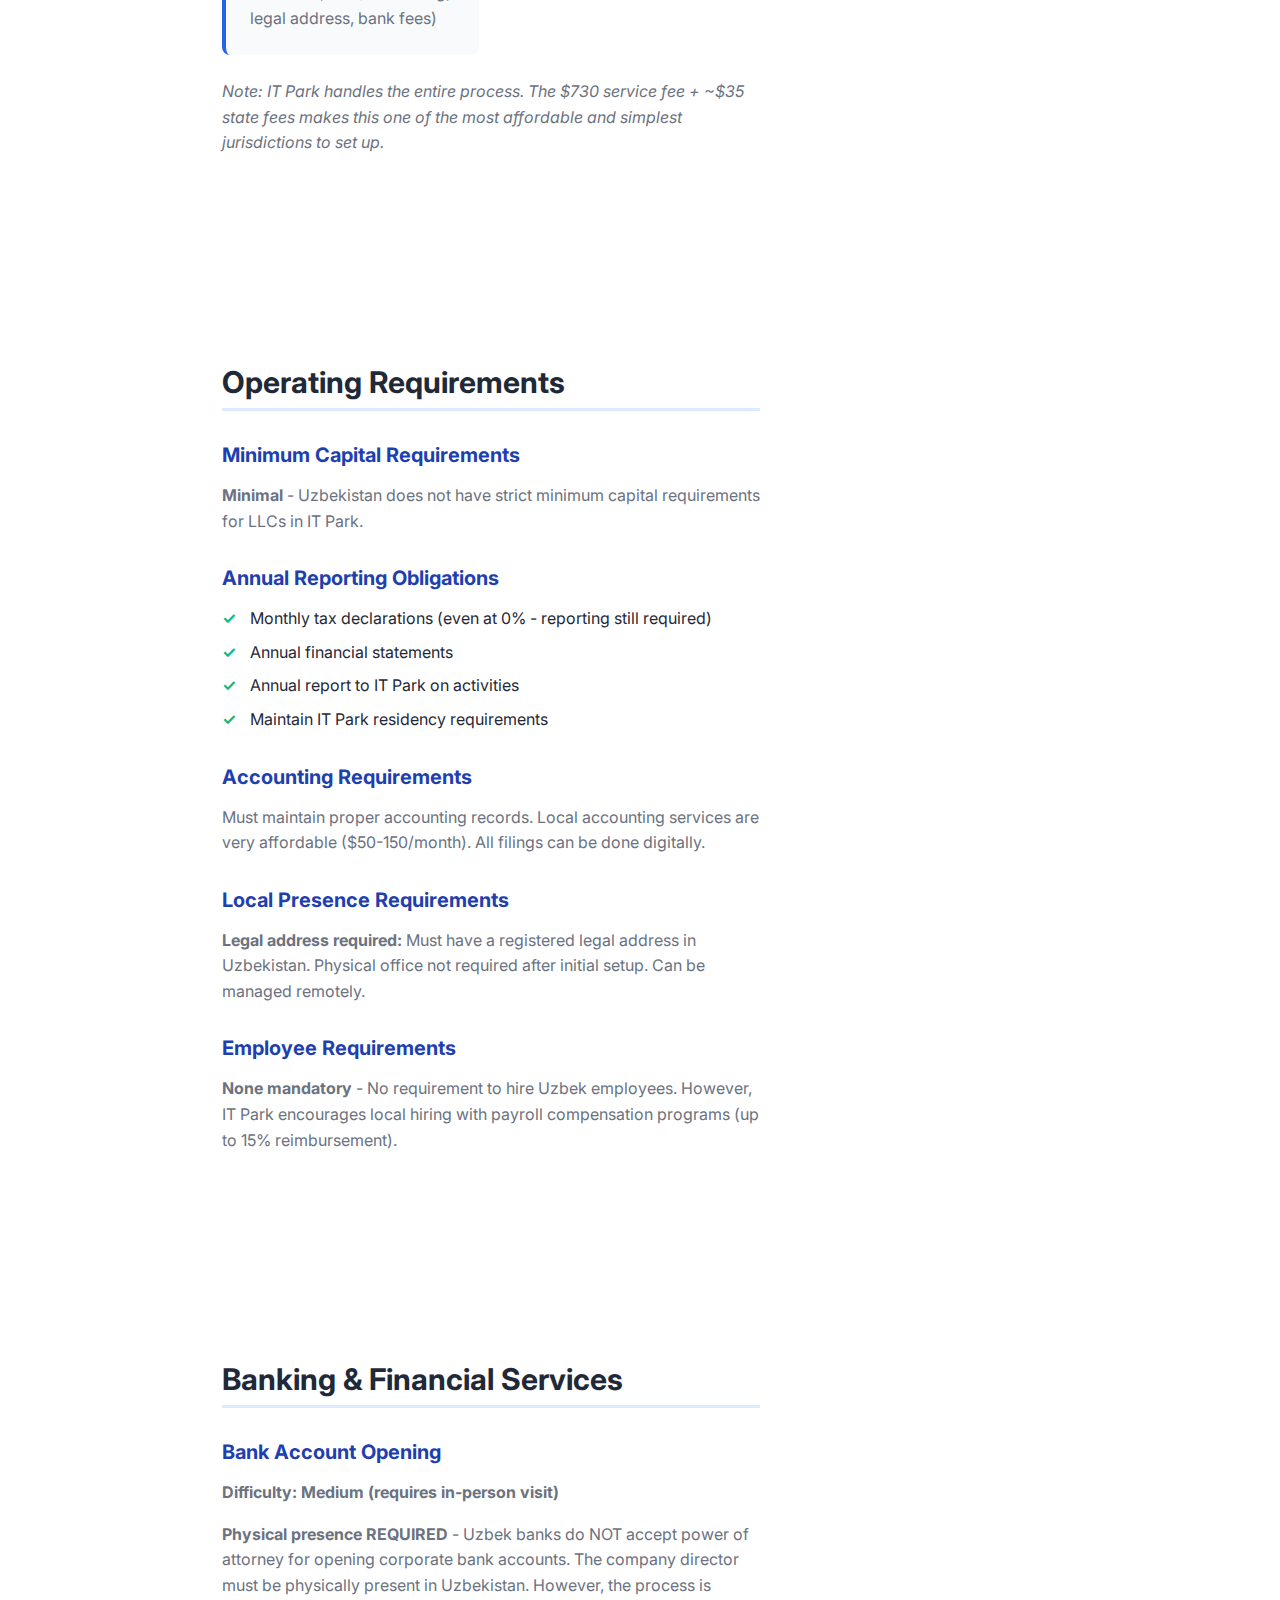
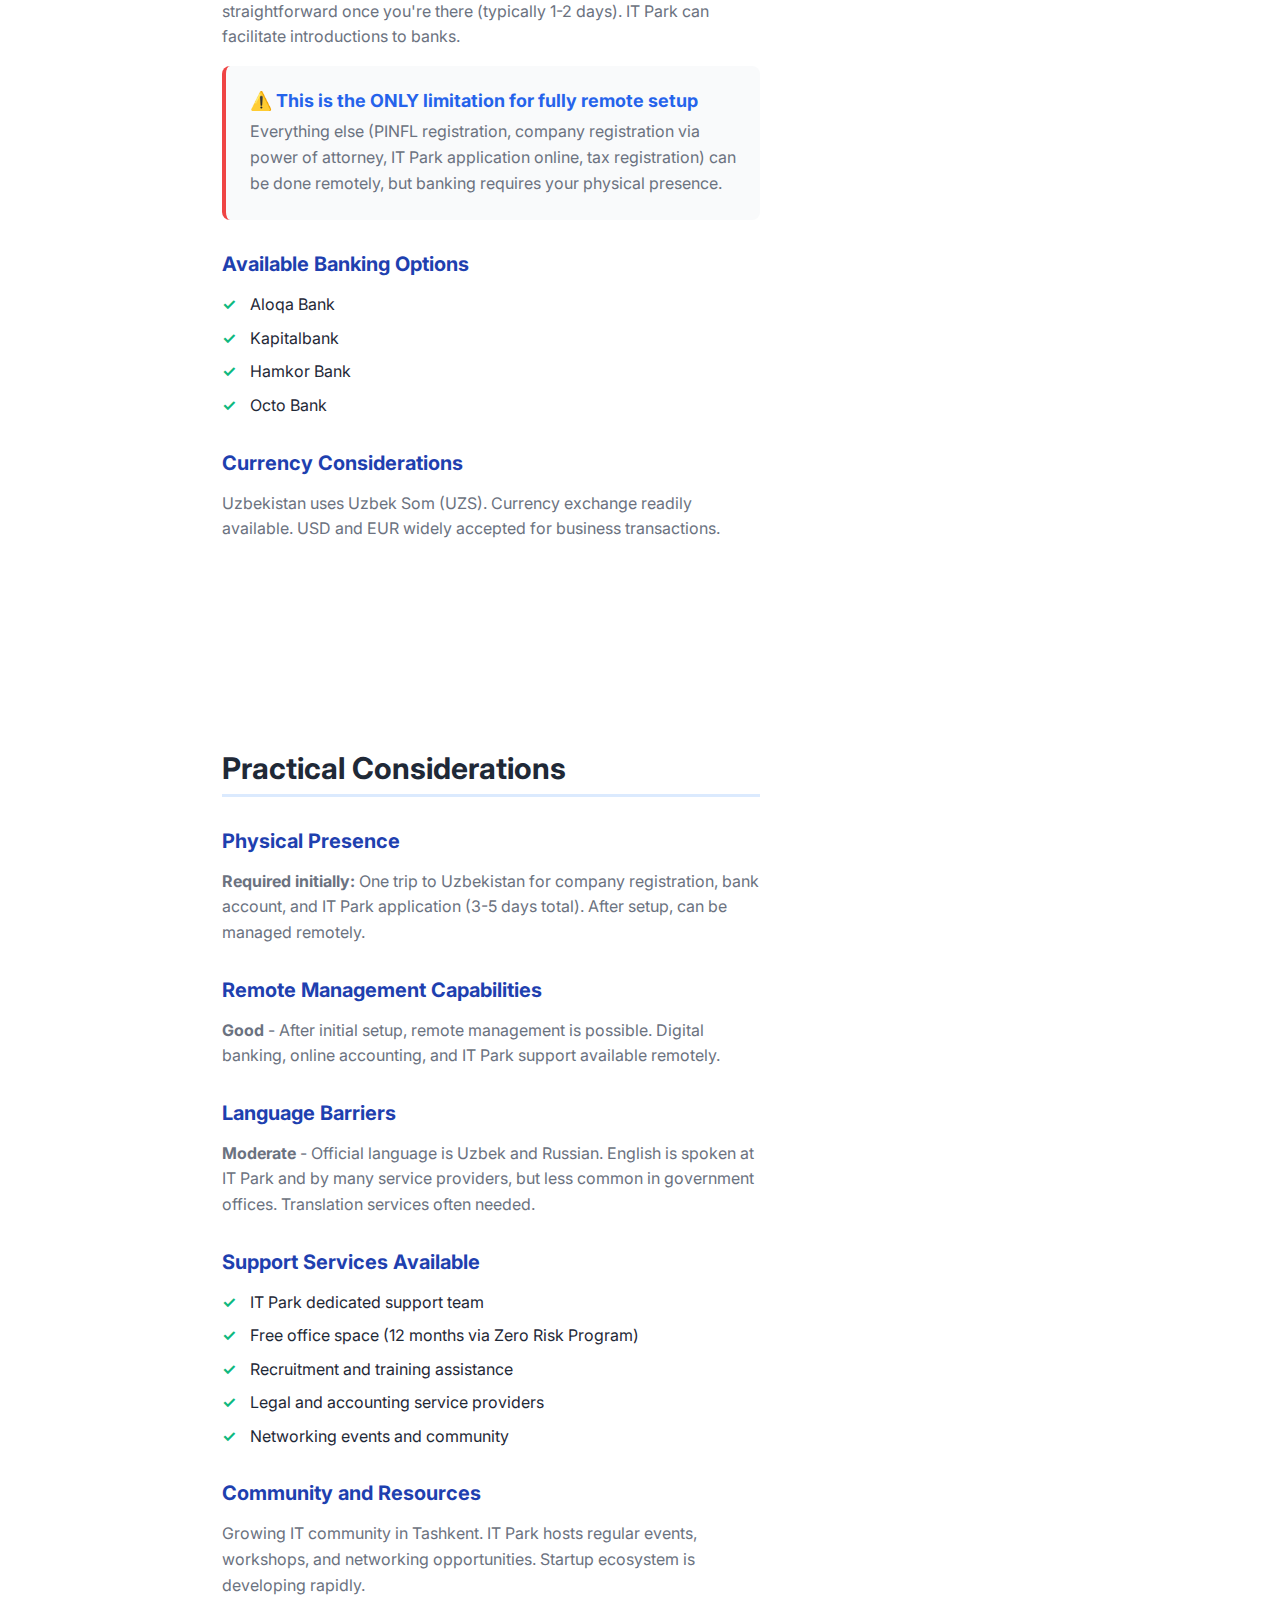
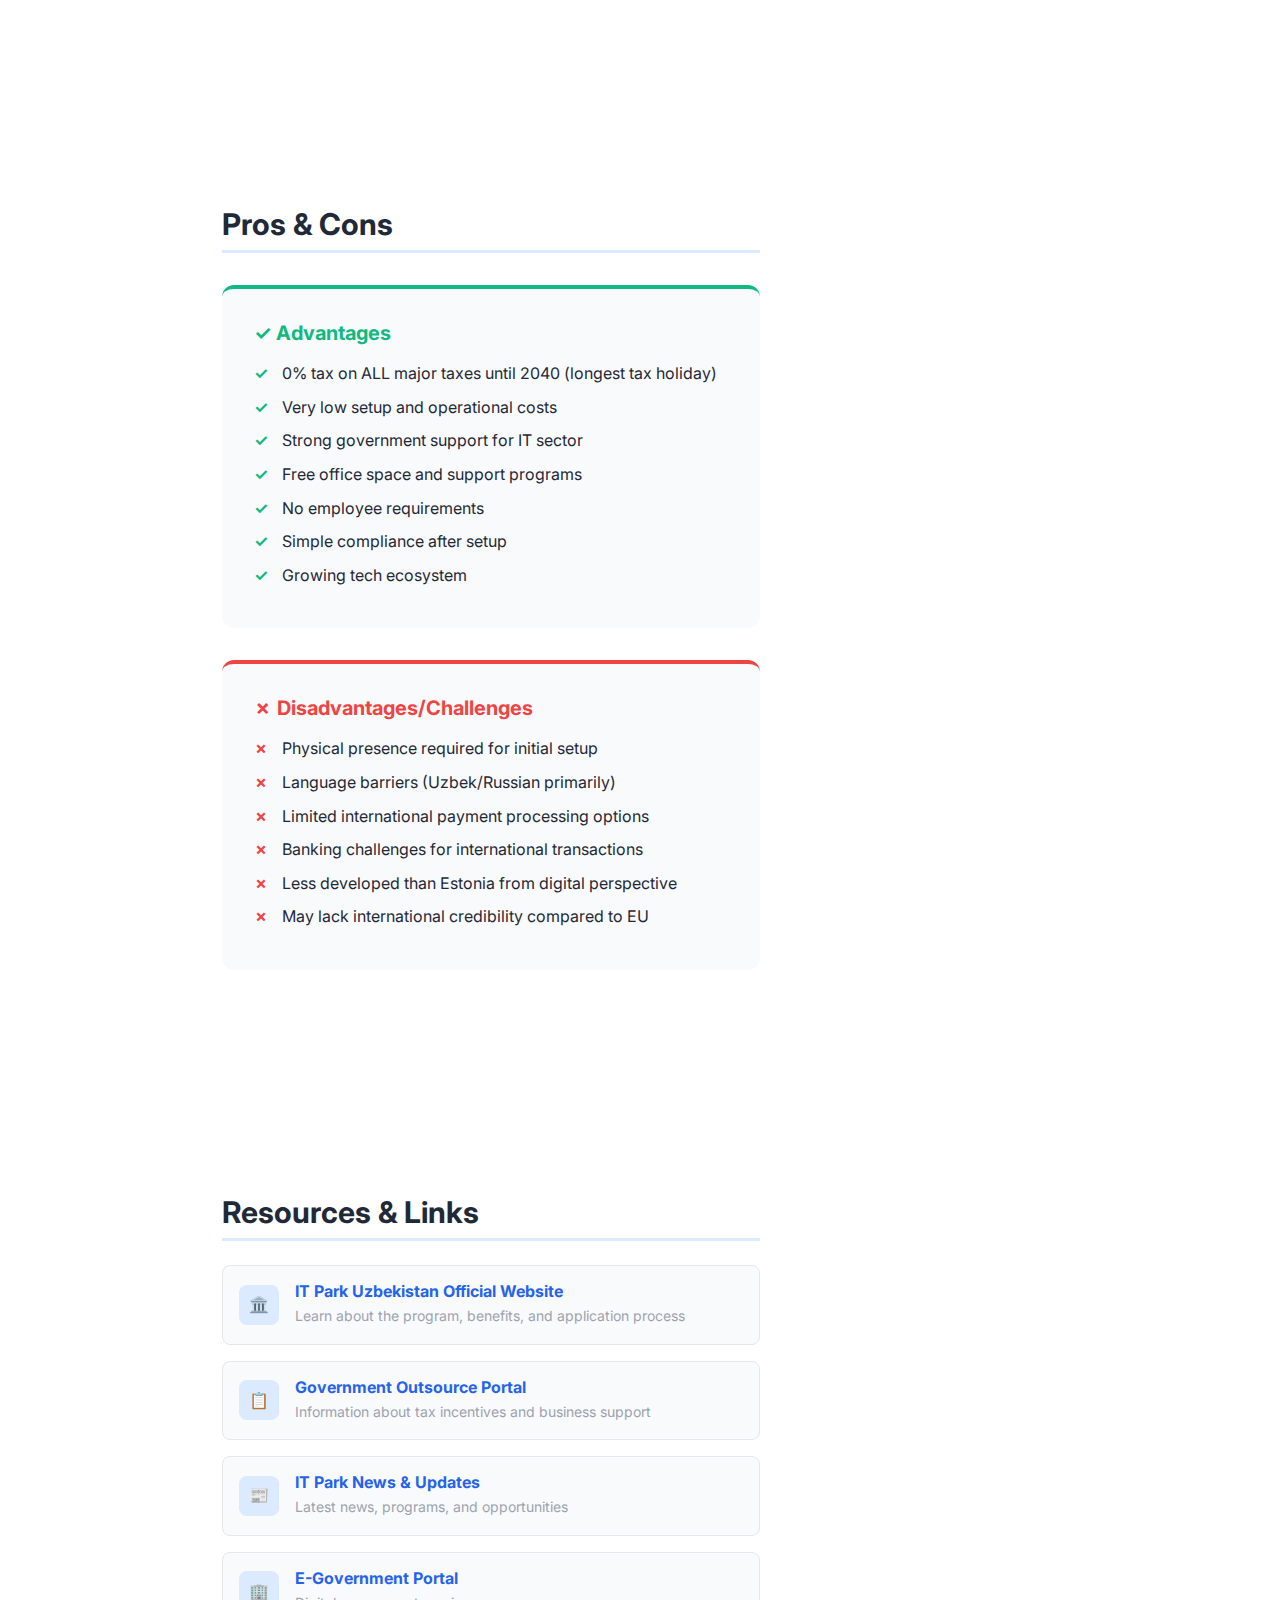
<file: uzbekistan.html>
<!DOCTYPE html>
<html lang="en">
<head>
    <meta charset="UTF-8">
    <script>document.documentElement.setAttribute('data-theme',localStorage.getItem('theme-preference')||(matchMedia('(prefers-color-scheme:dark)').matches?'dark':'light'))</script>
    <meta name="viewport" content="width=device-width, initial-scale=1.0">
    <meta name="description" content="Complete guide to Uzbekistan IT Park 2026. Learn about 0% tax benefits, company registration, and residency requirements.">
    <title>Uzbekistan IT Park 2026 | Complete Guide</title>

    <!-- CSS -->
    <link rel="stylesheet" href="css/reset.css">
    <link rel="stylesheet" href="css/variables.css">
    <link rel="stylesheet" href="css/main.css">
    <link rel="stylesheet" href="css/navigation.css">
    <link rel="stylesheet" href="css/footer.css">
    <link rel="stylesheet" href="css/country.css">
    <link rel="stylesheet" href="css/responsive.css">

    <!-- Google Fonts -->
    <link rel="preconnect" href="https://fonts.googleapis.com">
    <link rel="preconnect" href="https://fonts.gstatic.com" crossorigin>
    <link href="https://fonts.googleapis.com/css2?family=Inter:wght@400;500;600;700&display=swap" rel="stylesheet">
</head>
<body>
    <!-- Navigation -->
    <nav class="navbar">
        <div class="container">
            <a href="index.html" class="navbar-logo">
                🌍 E-Residency Compare
            </a>

            <div class="navbar-menu" id="navbarMenu">
                <a href="index.html">Home</a>

                <div class="dropdown">
                    <div class="dropdown-toggle">
                        Countries
                    </div>
                    <div class="dropdown-menu">
                        <a href="estonia.html">🇪🇪 Estonia</a>
                        <a href="uzbekistan.html" class="active">🇺🇿 Uzbekistan</a>
                        <a href="kazakhstan.html">🇰🇿 Kazakhstan</a>
                        <a href="georgia.html">🇬🇪 Georgia</a>
                        <a href="uae.html">🇦🇪 UAE</a>
                    </div>
                </div>

                <a href="comparison.html">Comparison</a>
                <a href="steps.html">Quick Steps</a>
                        <a href="uzbekistan-reform.html">UZ Reform</a>
                <a href="swot.html">SWOT Analysis</a>
                <a href="uzbekistan-reform.html">UZ Reform</a>
                <a href="about.html">About</a>
            </div>

            <button class="theme-toggle" aria-label="Toggle dark mode">🌙</button>

            <div class="menu-toggle" id="menuToggle">
                <span></span>
                <span></span>
                <span></span>
            </div>
        </div>
    </nav>

    <div class="navbar-spacer"></div>

    <!-- Country Header -->
    <header class="country-header">
        <div class="container">
            <div class="country-header-flag">
                <img src="assets/images/flags/uzb.jpg" alt="Uzbekistan Flag" style="width: 100%; height: 100%; object-fit: cover;">
            </div>
            <h1>Uzbekistan IT Park</h1>
            <p class="country-tagline">0% tax for IT companies until 2040. Growing tech ecosystem in Central Asia.</p>
        </div>
    </header>

    <!-- Country Content -->
    <div class="container country-content">
        <div class="page-layout">
            <!-- Main Content -->
            <main class="country-main">
                <!-- Overview Section -->
                <section class="country-section" id="overview">
                    <h2>Overview</h2>

            <div class="info-grid">
                <div class="info-card">
                    <h4>🌐 100% Online Setup</h4>
                    <p>No - Physical visit required</p>
                </div>

                <div class="info-card highlight">
                    <h4>🏠 Remote Management</h4>
                    <p>Yes - With IT Park assistance, no physical presence needed after setup</p>
                </div>

                <div class="info-card">
                    <h4>✈️ Physical Presence Required</h4>
                    <p>Yes - Initial visit for registration and bank account</p>
                </div>
            </div>

            <p>The <strong>IT Park Uzbekistan</strong> is a special economic zone established to support the growth of IT companies and tech startups. IT Park residents benefit from comprehensive tax exemptions and government support programs, making it one of the most tax-advantageous jurisdictions in the world for IT businesses.</p>

            <p><strong>Target Audience:</strong> IT companies, software developers, SaaS businesses, tech startups, and digital service providers looking for 0% taxation and low operational costs.</p>

            <div class="info-card">
                <h4>Key Benefits</h4>
                <ul class="list-check">
                    <li>0% corporate income tax until January 1, 2040</li>
                    <li>0% VAT on IT services and software</li>
                    <li>0% social tax and mandatory contributions</li>
                    <li>Reduced personal income tax (7.5% vs standard 12%)</li>
                    <li>Free office space and support programs available</li>
                </ul>
            </div>
        </section>

                <!-- Remote Setup & Management Section -->
                <section class="country-section" id="remote-setup">
                    <h2>Can You Open & Manage Your Business Fully Online?</h2>

            <div class="remote-badge warning">⚠️ PARTIALLY - Bank Account Requires Physical Visit</div>

            <h3>Can Foreigners Register Directly?</h3>
            <p><strong>NO - Uzbekistan does NOT have an e-Residency program like Estonia or Kazakhstan.</strong> However, company registration CAN be done with power of attorney. IT Park application does NOT require power of attorney - it is a straightforward online process.</p>

            <div class="info-card" style="border-left-color: var(--warning);">
                <h4>⚠️ The Key Limitation: Banking</h4>
                <p><strong>Opening a bank account is the ONLY step requiring physical presence.</strong> Uzbek banks require the company director to be physically present for account opening - power of attorney is NOT accepted for banking.</p>
            </div>

            <h3>What Can Be Done Remotely?</h3>
            <ul class="list-check">
                <li>Company registration (LLC formation) - can be done with power of attorney</li>
                <li>IT Park residency application - straightforward online process, no power of attorney needed</li>
                <li>Opening PINFL (personal identification number) for access to e-government portals (birdarcha.uz, my.gov.uz, etc.)</li>
                <li>Document preparation and notarization</li>
                <li>Tax authority registration</li>
            </ul>

            <h3>What Requires Physical Presence?</h3>
            <ul class="list-cross">
                <li><strong>Opening a business bank account</strong> - Must visit Uzbekistan in person (typically 1-2 days)</li>
            </ul>

            <p><strong>Timeline:</strong> Most founders visit Uzbekistan for 3-5 days to handle bank account opening and finalize all setup, even if most paperwork was prepared in advance with power of attorney.</p>

            <h3>Managing Your Business Remotely</h3>
            <p><strong>Yes - Full remote management possible after setup.</strong> Once your company is established as an IT Park resident, you can manage operations remotely.</p>

            <ul class="list-check">
                <li>No requirement to physically be in Uzbekistan after registration</li>
                <li>Remote accounting and reporting possible</li>
                <li>Digital banking available</li>
                <li>IT Park provides ongoing support remotely</li>
            </ul>

            <div class="info-card">
                <h4>💡 Practical Approaches</h4>
                <ul>
                    <li><strong>Most Efficient:</strong> Use power of attorney for company registration, apply to IT Park online, then make ONE visit (3-5 days) just for bank account opening. Manage remotely thereafter.</li>
                    <li><strong>All-in-One Visit:</strong> Visit Uzbekistan and handle everything in person (company, IT Park, bank) in 3-5 days, then manage remotely.</li>
                    <li><strong>Bottom line:</strong> Regardless of approach, you MUST visit at least once for bank account opening - this cannot be avoided.</li>
                </ul>
            </div>
        </section>

                <!-- Program Details Section -->
                <section class="country-section" id="program-details">
                    <h2>Program Details</h2>

            <h3>Official Program Name</h3>
            <p><strong>IT Park Uzbekistan Residency</strong> - Special economic zone status for IT companies</p>

            <h3>Legal Framework</h3>
            <p>Presidential Decree establishing IT Park with special tax regime for resident companies. IT Parks exist in Tashkent (main), as well as regional centers (Samarkand, Bukhara, Nukus, Urgench, and others).</p>

            <h3>Eligibility Requirements</h3>
            <ul class="list-check">
                <li>Must be a registered legal entity in Uzbekistan (typically LLC)</li>
                <li>Business activity must be IT-related (software development, digital services, etc.)</li>
                <li>Must apply for and receive IT Park residency approval</li>
                <li>Maintain at least 50% export revenue for certain dividend tax benefits</li>
            </ul>

            <h3>Eligible Activities</h3>
            <ul class="list-check">
                <li>Software development and programming</li>
                <li>SaaS and cloud services</li>
                <li>Mobile app development</li>
                <li>Web development and design</li>
                <li>IT consulting and services</li>
                <li>Digital marketing services</li>
                <li>Other IT and digital services</li>
            </ul>

            <h3>Restrictions and Limitations</h3>
            <ul class="list-cross">
                <li>Only Uzbek-registered companies qualify</li>
                <li>Must maintain IT Park residency status</li>
                <li>Tax benefits require compliance with residency rules</li>
                <li>Physical visit required for initial setup</li>
            </ul>
        </section>

                <!-- Tax Structure -->
                <section class="country-section" id="tax-structure">
                    <h2>Tax Structure: Standard vs IT Park</h2>

            <div class="info-card" style="border-left-color: var(--warning); margin-bottom: 2rem;">
                <h4>⚠️ IMPORTANT: IT Park is a SPECIAL PROGRAM</h4>
                <p>The 0% tax benefits are NOT automatic. You must first register a regular Uzbek LLC (with standard tax rates), THEN apply separately to become an IT Park resident to receive tax exemptions.</p>
            </div>

            <h3>Standard Uzbek Company Tax Rates (Without IT Park)</h3>
            <table class="tax-table">
                <thead>
                    <tr>
                        <th>Tax Type</th>
                        <th>Standard Rate (Regular LLC)</th>
                    </tr>
                </thead>
                <tbody>
                    <tr>
                        <td>Corporate Income Tax</td>
                        <td>15%</td>
                    </tr>
                    <tr>
                        <td>VAT</td>
                        <td>12%</td>
                    </tr>
                    <tr>
                        <td>Social Tax</td>
                        <td>12% of payroll</td>
                    </tr>
                    <tr>
                        <td>Personal Income Tax</td>
                        <td>12%</td>
                    </tr>
                </tbody>
            </table>

            <h3 style="margin-top: 2rem;">IT Park Resident Tax Rates (Special Program)</h3>
            <table class="tax-table">
                <thead>
                    <tr>
                        <th>Tax Type</th>
                        <th>Rate</th>
                    </tr>
                </thead>
                <tbody>
                    <tr>
                        <td>Corporate Income Tax (IT Park resident)</td>
                        <td>0% until 2040</td>
                    </tr>
                    <tr>
                        <td>VAT (IT Park resident)</td>
                        <td>0%</td>
                    </tr>
                    <tr>
                        <td>Social Tax (IT Park resident)</td>
                        <td>0%</td>
                    </tr>
                    <tr>
                        <td>Personal Income Tax (employees)</td>
                        <td>7.5% (reduced from 12%)</td>
                    </tr>
                    <tr>
                        <td>Dividend Tax (foreign shareholders, >50% exports)</td>
                        <td>5% (reduced from standard)</td>
                    </tr>
                    <tr>
                        <td>Customs Duties (until 2028)</td>
                        <td>0% (on approved IT equipment)</td>
                    </tr>
                </tbody>
            </table>

            <h3>Comprehensive Tax Exemption</h3>
            <p><strong>IT Park resident companies are exempt from ALL major taxes:</strong></p>
            <ul class="list-check">
                <li>No corporate income tax</li>
                <li>No VAT on IT services and software</li>
                <li>No social tax on salaries</li>
                <li>No turnover tax</li>
                <li>No property tax on IT equipment</li>
            </ul>

            <h3>VAT Benefits</h3>
            <p>When digital services are purchased by a resident company from a foreign contractor, VAT is exempted. This makes it easier and cheaper to work with international vendors and contractors.</p>

            <h3>Duration of Benefits</h3>
            <p><strong>Until January 1, 2040</strong> - Over 14 years of guaranteed tax benefits remaining. This is one of the longest tax holiday periods in the world.</p>

            <h3>Additional Support</h3>
            <p><strong>Zero Risk Program:</strong> Provides 12 months of free office space, access to technical equipment, recruitment and training reimbursements, and up to 15% payroll compensation for local hires.</p>
        </section>

                <!-- Company Formation Process -->
                <section class="country-section" id="company-formation">
                    <h2>Complete Journey: From Foreigner to IT Park Resident</h2>

            <div class="info-card" style="border-left-color: var(--warning); margin-bottom: 2rem;">
                <h4>⚠️ PREREQUISITE: No E-Residency (Physical Visit Required for Banking)</h4>
                <p>Uzbekistan does NOT have an e-Residency program. As a foreigner:</p>
                <ul class="list-check">
                    <li><strong>PINFL registration:</strong> Opening a personal identification number for e-government access (birdarcha.uz, my.gov.uz)</li>
                    <li><strong>Company registration:</strong> CAN be done with power of attorney (remote possible)</li>
                    <li><strong>IT Park application:</strong> Straightforward online process, no power of attorney needed</li>
                    <li><strong>Bank account opening:</strong> MUST visit Uzbekistan in person (power of attorney NOT accepted)</li>
                </ul>
                <p><strong>Bottom line:</strong> You must visit Uzbekistan at least once for banking, but most paperwork can be prepared remotely in advance.</p>
            </div>

            <h3>The Two-Stage Process</h3>
            <div class="info-grid">
                <div class="info-card">
                    <h4>Stage 1: Register LLC</h4>
                    <p>First, register a regular Uzbek LLC (subject to standard 15% corporate tax)</p>
                </div>
                <div class="info-card">
                    <h4>Stage 2: Apply to IT Park</h4>
                    <p>Then apply for IT Park residency to get 0% tax benefits</p>
                </div>
            </div>

            <hr class="divider">

            <h2>Step-by-Step Process</h2>

            <div class="info-card" style="border-left-color: var(--success); margin-bottom: 2rem;">
                <h4>💡 Easiest Path: Contact IT Park First</h4>
                <p>The simplest approach is to <strong>contact IT Park directly</strong>. Their specialists handle the entire process for you — LLC registration (with Power of Attorney), PINFL, bank account opening, IT Park residency application, tax registration, and all paperwork. <strong>IT Park service fee: $730</strong> + ~$35 for LLC registration state fees.</p>
            </div>

            <div class="process-steps">
                <div class="process-step" data-step="1">
                    <h4>Contact IT Park & Prepare Power of Attorney</h4>
                    <p>Reach out to IT Park via their website or contacts. Their specialists will guide you through the entire process. You prepare and sign a <strong>Power of Attorney (PoA)</strong> so IT Park can act on your behalf for all registrations. The PoA must be notarized and apostilled in your home country.</p>
                    <div class="process-step-meta">
                        <span>⏱️ <strong>Duration:</strong> 1-5 days (depends on apostille speed in your country)</span>
                        <span>💰 <strong>IT Park service fee:</strong> $730</span>
                    </div>
                    <div class="process-step-docs">
                        <h5>What You Prepare:</h5>
                        <ul>
                            <li>Passport copy (color scan)</li>
                            <li>Power of Attorney — notarized and apostilled</li>
                            <li>Contact information and business description</li>
                        </ul>
                    </div>
                </div>

                <div class="process-step" data-step="2">
                    <h4>Get PINFL (Personal ID Number)</h4>
                    <p>IT Park arranges your <strong>PINFL</strong> (Shaxsiy Identifikatsiya Raqami) — a 14-digit personal identification number required for access to Uzbek e-government portals (birdarcha.uz, my.gov.uz, soliq.uz). Without PINFL, you cannot be registered as a founder of an LLC.</p>
                    <div class="process-step-meta">
                        <span>⏱️ <strong>Duration:</strong> 1-3 business days</span>
                        <span>💰 <strong>Cost:</strong> ~$35 state fees</span>
                    </div>
                </div>

                <div class="process-step" data-step="3">
                    <h4>Register LLC with Ministry of Justice</h4>
                    <p>IT Park registers your LLC using the PoA. They handle: choosing and reserving company name, preparing charter documents, registering with the Ministry of Justice, obtaining legal address, and notary services.</p>
                    <div class="process-step-meta">
                        <span>⏱️ <strong>Duration:</strong> 1-2 business days</span>
                        <span>💰 <strong>Cost:</strong> ~$35 state fees</span>
                    </div>
                    <div class="process-step-docs">
                        <h5>What You Receive:</h5>
                        <ul>
                            <li>Certificate of State Registration</li>
                            <li>Company charter (ustav)</li>
                            <li>STIR (tax identification number) — assigned automatically</li>
                            <li>Legal address registration</li>
                        </ul>
                    </div>
                </div>

                <div class="process-step" data-step="4">
                    <h4>Open Business Bank Account</h4>
                    <p>A corporate bank account is opened at a local Uzbek bank. This step typically requires a <strong>physical visit</strong> to the bank branch — the founder (or authorized PoA representative) must appear in person for KYC verification.</p>
                    <div class="process-step-meta">
                        <span>⏱️ <strong>Duration:</strong> 1-3 business days</span>
                        <span>💰 <strong>Cost:</strong> Minimal (varies by bank, usually free to open)</span>
                    </div>
                    <div class="process-step-docs">
                        <h5>Available Banks:</h5>
                        <ul>
                            <li>Aloqa Bank</li>
                            <li>Kapitalbank</li>
                            <li>Hamkor Bank</li>
                            <li>Octo Bank</li>
                        </ul>
                    </div>
                </div>

                <div class="process-step" data-step="5">
                    <h4>Submit IT Park Residency Application</h4>
                    <p>IT Park submits your company's residency application to the <strong>Expert Commission</strong>. The application includes your company profile, description of IT activities, and business plan.</p>
                    <div class="process-step-meta">
                        <span>⏱️ <strong>Duration:</strong> 1 day (submission)</span>
                        <span>💰 <strong>Cost:</strong> Included in IT Park service</span>
                    </div>
                </div>

                <div class="process-step" data-step="6">
                    <h4>Expert Commission Review & Approval</h4>
                    <p>The IT Park Expert Commission reviews your application. They verify that your business activity qualifies as IT/software development. Upon approval, your company officially becomes an IT Park resident.</p>
                    <div class="process-step-meta">
                        <span>⏱️ <strong>Duration:</strong> ~15 business days</span>
                        <span>💰 <strong>Cost:</strong> Free</span>
                    </div>
                </div>

                <div class="process-step" data-step="7">
                    <h4>Tax Registration & 0% Benefits Active</h4>
                    <p>IT Park handles registration with the <strong>State Tax Committee</strong>. Once IT Park residency is active, 0% tax benefits apply: no CIT, no VAT, no social tax, no customs duties on imported equipment. Quarterly declarations must still be filed (even with 0% taxes).</p>
                    <div class="process-step-meta">
                        <span>⏱️ <strong>Duration:</strong> 1-2 business days</span>
                        <span>💰 <strong>Cost:</strong> Free (included in IT Park service)</span>
                    </div>
                </div>
            </div>

            <h3>Total Estimated Costs & Timeline</h3>
            <div class="info-grid">
                <div class="info-card">
                    <h4>⏱ Total Timeline</h4>
                    <p><strong>~3-5 weeks</strong> from first contact to fully operational (PoA 1-5 days + PINFL & LLC 2-5 days + bank 1-3 days + Expert Commission review ~15 biz days)</p>
                </div>

                <div class="info-card">
                    <h4>Initial Setup (via IT Park)</h4>
                    <p>$730 (IT Park service fee) + ~$35 (LLC registration state fees) = <strong>~$765</strong></p>
                </div>

                <div class="info-card">
                    <h4>Annual Ongoing</h4>
                    <p>$500 - $1,500 (accounting, legal address, bank fees)</p>
                </div>
            </div>

            <p class="text-secondary"><em>Note: IT Park handles the entire process. The $730 service fee + ~$35 state fees makes this one of the most affordable and simplest jurisdictions to set up.</em></p>
        </section>

                <!-- Operating Requirements -->
                <section class="country-section" id="operating-requirements">
                    <h2>Operating Requirements</h2>

            <h3>Minimum Capital Requirements</h3>
            <p><strong>Minimal</strong> - Uzbekistan does not have strict minimum capital requirements for LLCs in IT Park.</p>

            <h3>Annual Reporting Obligations</h3>
            <ul class="list-check">
                <li>Monthly tax declarations (even at 0% - reporting still required)</li>
                <li>Annual financial statements</li>
                <li>Annual report to IT Park on activities</li>
                <li>Maintain IT Park residency requirements</li>
            </ul>

            <h3>Accounting Requirements</h3>
            <p>Must maintain proper accounting records. Local accounting services are very affordable ($50-150/month). All filings can be done digitally.</p>

            <h3>Local Presence Requirements</h3>
            <p><strong>Legal address required:</strong> Must have a registered legal address in Uzbekistan. Physical office not required after initial setup. Can be managed remotely.</p>

            <h3>Employee Requirements</h3>
            <p><strong>None mandatory</strong> - No requirement to hire Uzbek employees. However, IT Park encourages local hiring with payroll compensation programs (up to 15% reimbursement).</p>
        </section>

                <!-- Banking & Financial Services -->
                <section class="country-section" id="banking">
                    <h2>Banking & Financial Services</h2>

            <h3>Bank Account Opening</h3>
            <p><strong>Difficulty: Medium (requires in-person visit)</strong></p>
            <p><strong>Physical presence REQUIRED</strong> - Uzbek banks do NOT accept power of attorney for opening corporate bank accounts. The company director must be physically present in Uzbekistan. However, the process is straightforward once you're there (typically 1-2 days). IT Park can facilitate introductions to banks.</p>

            <div class="info-card" style="border-left-color: var(--danger);">
                <h4>⚠️ This is the ONLY limitation for fully remote setup</h4>
                <p>Everything else (PINFL registration, company registration via power of attorney, IT Park application online, tax registration) can be done remotely, but banking requires your physical presence.</p>
            </div>

            <h3>Available Banking Options</h3>
            <ul class="list-check">
                <li>Aloqa Bank</li>
                <li>Kapitalbank</li>    
                <li>Hamkor Bank</li>
                <li>Octo Bank</li>
            </ul>

            

            <h3>Currency Considerations</h3>
            <p>Uzbekistan uses Uzbek Som (UZS). Currency exchange readily available. USD and EUR widely accepted for business transactions.</p>
        </section>

                <!-- Practical Considerations -->
                <section class="country-section" id="practical">
                    <h2>Practical Considerations</h2>

            <h3>Physical Presence</h3>
            <p><strong>Required initially:</strong> One trip to Uzbekistan for company registration, bank account, and IT Park application (3-5 days total). After setup, can be managed remotely.</p>

            <h3>Remote Management Capabilities</h3>
            <p><strong>Good</strong> - After initial setup, remote management is possible. Digital banking, online accounting, and IT Park support available remotely.</p>

            <h3>Language Barriers</h3>
            <p><strong>Moderate</strong> - Official language is Uzbek and Russian. English is spoken at IT Park and by many service providers, but less common in government offices. Translation services often needed.</p>

            <h3>Support Services Available</h3>
            <ul class="list-check">
                <li>IT Park dedicated support team</li>
                <li>Free office space (12 months via Zero Risk Program)</li>
                <li>Recruitment and training assistance</li>
                <li>Legal and accounting service providers</li>
                <li>Networking events and community</li>
            </ul>

            <h3>Community and Resources</h3>
            <p>Growing IT community in Tashkent. IT Park hosts regular events, workshops, and networking opportunities. Startup ecosystem is developing rapidly.</p>
        </section>

                <!-- Pros & Cons -->
                <section class="country-section" id="pros-cons">
                    <h2>Pros & Cons</h2>

            <div class="pros-cons">
                <div class="pros">
                    <h3>✓ Advantages</h3>
                    <ul class="list-check">
                        <li>0% tax on ALL major taxes until 2040 (longest tax holiday)</li>
                        <li>Very low setup and operational costs</li>
                        <li>Strong government support for IT sector</li>
                        <li>Free office space and support programs</li>
                        <li>No employee requirements</li>
                        <li>Simple compliance after setup</li>
                        <li>Growing tech ecosystem</li>
                    </ul>
                </div>

                <div class="cons">
                    <h3>✗ Disadvantages/Challenges</h3>
                    <ul class="list-cross">
                        <li>Physical presence required for initial setup</li>
                        <li>Language barriers (Uzbek/Russian primarily)</li>
                        <li>Limited international payment processing options</li>
                        <li>Banking challenges for international transactions</li>
                        <li>Less developed than Estonia from digital perspective</li>
                        <li>May lack international credibility compared to EU</li>
                    </ul>
                </div>
            </div>
        </section>

                <!-- Resources & Links -->
                <section class="country-section" id="resources">
                    <h2>Resources & Links</h2>

            <div class="resources-list">
                <a href="https://it-park.uz/en" target="_blank" rel="noopener" class="resource-link">
                    <div class="resource-icon">🏛️</div>
                    <div class="resource-info">
                        <h4>IT Park Uzbekistan Official Website</h4>
                        <p>Learn about the program, benefits, and application process</p>
                    </div>
                </a>

                <a href="https://outsource.gov.uz/en" target="_blank" rel="noopener" class="resource-link">
                    <div class="resource-icon">📋</div>
                    <div class="resource-info">
                        <h4>Government Outsource Portal</h4>
                        <p>Information about tax incentives and business support</p>
                    </div>
                </a>

                <a href="https://it-park.uz/en/itpark/news" target="_blank" rel="noopener" class="resource-link">
                    <div class="resource-icon">📰</div>
                    <div class="resource-info">
                        <h4>IT Park News & Updates</h4>
                        <p>Latest news, programs, and opportunities</p>
                    </div>
                </a>

                <a href="https://my.gov.uz/" target="_blank" rel="noopener" class="resource-link">
                    <div class="resource-icon">🏢</div>
                    <div class="resource-info">
                        <h4>E-Government Portal</h4>
                        <p>Digital government services</p>
                    </div>
                </a>
            </div>

            <p class="text-secondary mt-xl"><em>Last updated: February 2026. Tax rates and requirements subject to change. Always verify current information with IT Park and official sources.</em></p>
        </section>

                <!-- Download Guide -->
                <div class="download-guide">
                    <h3>📄 Uzbekistan IT Park Registration Guide</h3>
                    <p>A complete step-by-step PDF guide for registering in Uzbekistan's IT Park program.</p>
                    <span class="download-btn disabled">
                        <span class="btn-icon">⏳</span>
                        Coming Soon
                    </span>
                </div>

                <!-- Reform Comparison -->
                <div class="download-guide" style="background: linear-gradient(135deg, var(--accent-light) 0%, var(--success-light) 100%); border-color: var(--accent);">
                    <h3>📜 Registration Reform: Resolution No. 177</h3>
                    <p>See how the business registration process changes after the e-Residency platform is implemented.</p>
                    <a href="uzbekistan-reform.html" class="download-btn" style="background: var(--accent);">
                        <span class="btn-icon">📊</span>
                        Current vs Future Process →
                    </a>
                </div>

                <!-- CTA -->
                <div class="text-center mt-xl mb-xl">
                    <a href="comparison.html" class="btn btn-primary btn-large">Compare with Other Countries →</a>
                </div>
            </main>

            <!-- Table of Contents Sidebar -->
            <aside class="toc-sidebar">
                <div class="toc-title">On This Page</div>
                <ul class="toc-list">
                    <li><a href="#overview">Overview</a></li>
                    <li><a href="#remote-setup">Remote Setup & Management</a></li>
                    <li><a href="#program-details">Program Details</a></li>
                    <li><a href="#tax-structure">Tax Structure</a></li>
                    <li><a href="#company-formation">Company Formation</a></li>
                    <li><a href="#operating-requirements">Operating Requirements</a></li>
                    <li><a href="#banking">Banking & Financial</a></li>
                    <li><a href="#practical">Practical Considerations</a></li>
                    <li><a href="#pros-cons">Pros & Cons</a></li>
                    <li><a href="#resources">Resources & Links</a></li>
                </ul>
            </aside>
        </div>
    </div>

    <!-- Footer -->
    <footer class="footer">
        <div class="container">
            <div class="footer-disclaimer">
                <p><strong>Disclaimer:</strong> This information is for educational purposes only. Tax rates, fees, and requirements may change. Always verify current information with official sources and consult with legal and tax professionals before making decisions.</p>
            </div>

            <div class="footer-content">
                <div class="footer-section">
                    <h3>E-Residency Compare</h3>
                    <p>Helping digital entrepreneurs and IT companies find the best jurisdiction for their remote business.</p>
                </div>

                <div class="footer-section">
                    <h3>Countries</h3>
                    <div class="footer-links footer-countries">
                        <a href="estonia.html">🇪🇪 Estonia</a>
                        <a href="uzbekistan.html">🇺🇿 Uzbekistan</a>
                        <a href="kazakhstan.html">🇰🇿 Kazakhstan</a>
                        <a href="georgia.html">🇬🇪 Georgia</a>
                        <a href="uae.html">🇦🇪 UAE</a>
                    </div>
                </div>

                <div class="footer-section">
                    <h3>Quick Links</h3>
                    <div class="footer-links">
                        <a href="index.html">Home</a>
                        <a href="comparison.html">Comparison</a>
                        <a href="steps.html">Quick Steps</a>
                        <a href="uzbekistan-reform.html">UZ Reform</a>
                        <a href="about.html">About & Sources</a>
                    </div>
                </div>
            </div>

            <div class="footer-bottom">
                <p>&copy; 2026 E-Residency Compare. All rights reserved.</p>
                <p class="footer-updated">Last updated: February 2026</p>
            </div>
        </div>
    </footer>

    <!-- JavaScript -->
    <script src="js/navigation.js"></script>
    <script src="js/smooth-scroll.js"></script>
    <script src="js/scroll-spy.js"></script>
    <script src="js/theme-toggle.js"></script>
</body>
</html>
</file>
<file: css/variables.css>
/* CSS Custom Properties / Variables */
:root {
  /* Primary Colors */
  --primary: #2563eb;
  --primary-dark: #1e40af;
  --primary-light: #dbeafe;
  --primary-lighter: #eff6ff;

  /* Accent Colors */
  --accent: #10b981;
  --accent-dark: #059669;
  --accent-light: #d1fae5;

  /* Status Colors */
  --warning: #f59e0b;
  --warning-light: #fef3c7;
  --danger: #ef4444;
  --danger-light: #fee2e2;
  --success: #10b981;
  --success-light: #d1fae5;

  /* Neutral Colors */
  --text-primary: #1f2937;
  --text-secondary: #6b7280;
  --text-tertiary: #9ca3af;
  --background: #ffffff;
  --background-alt: #f9fafb;
  --background-gray: #f3f4f6;
  --border: #e5e7eb;
  --border-light: #f3f4f6;

  /* Country Accent Colors (subtle use) */
  --uzbekistan: #0099CC;
  --kazakhstan: #00AFCA;
  --estonia: #0072CE;
  --georgia: #DC143C;

  /* Typography */
  --font-primary: 'Inter', -apple-system, BlinkMacSystemFont, 'Segoe UI', 'Roboto', sans-serif;
  --font-secondary: 'Merriweather', Georgia, serif;

  /* Font Sizes */
  --text-xs: 0.75rem;      /* 12px */
  --text-sm: 0.875rem;     /* 14px */
  --text-base: 1rem;       /* 16px */
  --text-lg: 1.125rem;     /* 18px */
  --text-xl: 1.25rem;      /* 20px */
  --text-2xl: 1.5rem;      /* 24px */
  --text-3xl: 1.875rem;    /* 30px */
  --text-4xl: 2.25rem;     /* 36px */
  --text-5xl: 3rem;        /* 48px */

  /* Font Weights */
  --font-normal: 400;
  --font-medium: 500;
  --font-semibold: 600;
  --font-bold: 700;

  /* Spacing */
  --spacing-xs: 0.25rem;   /* 4px */
  --spacing-sm: 0.5rem;    /* 8px */
  --spacing-md: 1rem;      /* 16px */
  --spacing-lg: 1.5rem;    /* 24px */
  --spacing-xl: 2rem;      /* 32px */
  --spacing-2xl: 3rem;     /* 48px */
  --spacing-3xl: 4rem;     /* 64px */

  /* Border Radius */
  --radius-sm: 0.25rem;    /* 4px */
  --radius-md: 0.5rem;     /* 8px */
  --radius-lg: 0.75rem;    /* 12px */
  --radius-xl: 1rem;       /* 16px */
  --radius-full: 9999px;

  /* Shadows */
  --shadow-sm: 0 1px 2px 0 rgba(0, 0, 0, 0.05);
  --shadow-md: 0 4px 6px -1px rgba(0, 0, 0, 0.1), 0 2px 4px -1px rgba(0, 0, 0, 0.06);
  --shadow-lg: 0 10px 15px -3px rgba(0, 0, 0, 0.1), 0 4px 6px -2px rgba(0, 0, 0, 0.05);
  --shadow-xl: 0 20px 25px -5px rgba(0, 0, 0, 0.1), 0 10px 10px -5px rgba(0, 0, 0, 0.04);

  /* Transitions */
  --transition-fast: 150ms ease-in-out;
  --transition-base: 250ms ease-in-out;
  --transition-slow: 350ms ease-in-out;

  /* Layout */
  --container-max-width: 1280px;
  --nav-height: 70px;
  --footer-height: auto;

  /* Z-index */
  --z-dropdown: 100;
  --z-sticky: 200;
  --z-fixed: 300;
  --z-modal-backdrop: 400;
  --z-modal: 500;
  --z-tooltip: 600;
}

/* ===== Dark Mode ===== */

/* User-toggled dark mode */
[data-theme="dark"] {
  --primary: #3b82f6;
  --primary-dark: #60a5fa;
  --primary-light: #1e3a5f;
  --primary-lighter: #172554;

  --accent: #34d399;
  --accent-dark: #6ee7b7;
  --accent-light: #064e3b;

  --warning: #fbbf24;
  --warning-light: #422006;
  --danger: #f87171;
  --danger-light: #450a0a;
  --success: #34d399;
  --success-light: #064e3b;

  --text-primary: #f9fafb;
  --text-secondary: #d1d5db;
  --text-tertiary: #9ca3af;
  --background: #0f172a;
  --background-alt: #1e293b;
  --background-gray: #334155;
  --border: #334155;
  --border-light: #475569;

  --shadow-sm: 0 1px 2px 0 rgba(0, 0, 0, 0.3);
  --shadow-md: 0 4px 6px -1px rgba(0, 0, 0, 0.4), 0 2px 4px -1px rgba(0, 0, 0, 0.3);
  --shadow-lg: 0 10px 15px -3px rgba(0, 0, 0, 0.4), 0 4px 6px -2px rgba(0, 0, 0, 0.3);

  /* Badge colors for dark mode */
  --badge-cost-bg: #064e3b;
  --badge-cost-text: #6ee7b7;
  --badge-visit-bg: #450a0a;
  --badge-visit-text: #fca5a5;
}

/* Light mode badge defaults */
:root {
  --badge-cost-bg: #ecfdf5;
  --badge-cost-text: #065f46;
  --badge-visit-bg: #fef2f2;
  --badge-visit-text: #991b1b;
}

/* System preference fallback (only when no user preference is set) */
@media (prefers-color-scheme: dark) {
  :root:not([data-theme="light"]) {
    --primary: #3b82f6;
    --primary-dark: #60a5fa;
    --primary-light: #1e3a5f;
    --primary-lighter: #172554;

    --accent: #34d399;
    --accent-dark: #6ee7b7;
    --accent-light: #064e3b;

    --warning: #fbbf24;
    --warning-light: #422006;
    --danger: #f87171;
    --danger-light: #450a0a;
    --success: #34d399;
    --success-light: #064e3b;

    --text-primary: #f9fafb;
    --text-secondary: #d1d5db;
    --text-tertiary: #9ca3af;
    --background: #0f172a;
    --background-alt: #1e293b;
    --background-gray: #334155;
    --border: #334155;
    --border-light: #475569;

    --shadow-sm: 0 1px 2px 0 rgba(0, 0, 0, 0.3);
    --shadow-md: 0 4px 6px -1px rgba(0, 0, 0, 0.4), 0 2px 4px -1px rgba(0, 0, 0, 0.3);
    --shadow-lg: 0 10px 15px -3px rgba(0, 0, 0, 0.4), 0 4px 6px -2px rgba(0, 0, 0, 0.3);

    --badge-cost-bg: #064e3b;
    --badge-cost-text: #6ee7b7;
    --badge-visit-bg: #450a0a;
    --badge-visit-text: #fca5a5;
  }
}
</file>
<file: css/main.css>
/* Main Global Styles */

body {
  font-family: var(--font-primary);
  font-size: var(--text-base);
  color: var(--text-primary);
  background-color: var(--background);
  line-height: 1.6;
}

/* Container */
.container {
  width: 100%;
  max-width: var(--container-max-width);
  margin: 0 auto;
  padding: 0 var(--spacing-md);
}

@media (min-width: 768px) {
  .container {
    padding: 0 var(--spacing-xl);
  }
}

/* Typography */
h1, h2, h3, h4, h5, h6 {
  font-weight: var(--font-bold);
  line-height: 1.2;
  margin-bottom: var(--spacing-md);
  color: var(--text-primary);
}

h1 {
  font-size: var(--text-4xl);
}

h2 {
  font-size: var(--text-3xl);
}

h3 {
  font-size: var(--text-2xl);
}

h4 {
  font-size: var(--text-xl);
}

h5 {
  font-size: var(--text-lg);
}

h6 {
  font-size: var(--text-base);
}

@media (max-width: 767px) {
  h1 {
    font-size: var(--text-3xl);
  }

  h2 {
    font-size: var(--text-2xl);
  }

  h3 {
    font-size: var(--text-xl);
  }
}

p {
  margin-bottom: var(--spacing-md);
  color: var(--text-secondary);
}

a {
  transition: color var(--transition-fast);
}

a:hover {
  color: var(--primary);
}

/* Buttons */
.btn {
  display: inline-flex;
  align-items: center;
  justify-content: center;
  padding: 0.75rem 1.5rem;
  font-size: var(--text-base);
  font-weight: var(--font-medium);
  text-align: center;
  border-radius: var(--radius-md);
  cursor: pointer;
  transition: all var(--transition-fast);
  min-height: 44px;
  border: 2px solid transparent;
}

.btn-primary {
  background-color: var(--primary);
  color: white;
  border-color: var(--primary);
}

.btn-primary:hover {
  background-color: var(--primary-dark);
  border-color: var(--primary-dark);
  color: white;
  transform: translateY(-2px);
  box-shadow: var(--shadow-md);
}

.btn-secondary {
  background-color: transparent;
  color: var(--primary);
  border-color: var(--primary);
}

.btn-secondary:hover {
  background-color: var(--primary-light);
  color: var(--primary-dark);
}

.btn-accent {
  background-color: var(--accent);
  color: white;
  border-color: var(--accent);
}

.btn-accent:hover {
  background-color: var(--accent-dark);
  border-color: var(--accent-dark);
  color: white;
  transform: translateY(-2px);
  box-shadow: var(--shadow-md);
}

.btn-large {
  padding: 1rem 2rem;
  font-size: var(--text-lg);
}

.btn-small {
  padding: 0.5rem 1rem;
  font-size: var(--text-sm);
}

/* Cards */
.card {
  background-color: var(--background);
  border-radius: var(--radius-lg);
  padding: var(--spacing-xl);
  box-shadow: var(--shadow-md);
  transition: all var(--transition-base);
  border: 1px solid var(--border-light);
}

.card:hover {
  transform: translateY(-4px);
  box-shadow: var(--shadow-lg);
}

.card-header {
  margin-bottom: var(--spacing-lg);
}

.card-title {
  font-size: var(--text-2xl);
  font-weight: var(--font-bold);
  margin-bottom: var(--spacing-sm);
}

.card-subtitle {
  font-size: var(--text-sm);
  color: var(--text-secondary);
}

.card-body {
  margin-bottom: var(--spacing-lg);
}

.card-footer {
  border-top: 1px solid var(--border);
  padding-top: var(--spacing-lg);
}

/* Sections */
section {
  padding: var(--spacing-3xl) 0;
}

@media (max-width: 767px) {
  section {
    padding: var(--spacing-2xl) 0;
  }
}

.section-title {
  text-align: center;
  margin-bottom: var(--spacing-2xl);
}

.section-subtitle {
  text-align: center;
  color: var(--text-secondary);
  font-size: var(--text-lg);
  margin-bottom: var(--spacing-2xl);
  max-width: 700px;
  margin-left: auto;
  margin-right: auto;
}

/* Grid System */
.grid {
  display: grid;
  gap: var(--spacing-xl);
}

.grid-2 {
  grid-template-columns: repeat(2, 1fr);
}

.grid-3 {
  grid-template-columns: repeat(3, 1fr);
}

.grid-4 {
  grid-template-columns: repeat(4, 1fr);
}

@media (max-width: 1023px) {
  .grid-3, .grid-4 {
    grid-template-columns: repeat(2, 1fr);
  }
}

@media (max-width: 767px) {
  .grid-2, .grid-3, .grid-4 {
    grid-template-columns: 1fr;
  }
}

/* Utility Classes */
.text-center {
  text-align: center;
}

.text-left {
  text-align: left;
}

.text-right {
  text-align: right;
}

.text-primary {
  color: var(--primary);
}

.text-secondary {
  color: var(--text-secondary);
}

.text-muted {
  color: var(--text-tertiary);
}

.bg-primary {
  background-color: var(--primary);
  color: white;
}

.bg-gray {
  background-color: var(--background-gray);
}

.bg-alt {
  background-color: var(--background-alt);
}

.mt-sm { margin-top: var(--spacing-sm); }
.mt-md { margin-top: var(--spacing-md); }
.mt-lg { margin-top: var(--spacing-lg); }
.mt-xl { margin-top: var(--spacing-xl); }

.mb-sm { margin-bottom: var(--spacing-sm); }
.mb-md { margin-bottom: var(--spacing-md); }
.mb-lg { margin-bottom: var(--spacing-lg); }
.mb-xl { margin-bottom: var(--spacing-xl); }

.pt-sm { padding-top: var(--spacing-sm); }
.pt-md { padding-top: var(--spacing-md); }
.pt-lg { padding-top: var(--spacing-lg); }
.pt-xl { padding-top: var(--spacing-xl); }

.pb-sm { padding-bottom: var(--spacing-sm); }
.pb-md { padding-bottom: var(--spacing-md); }
.pb-lg { padding-bottom: var(--spacing-lg); }
.pb-xl { padding-bottom: var(--spacing-xl); }

/* Badges */
.badge {
  display: inline-block;
  padding: 0.25rem 0.75rem;
  font-size: var(--text-sm);
  font-weight: var(--font-medium);
  border-radius: var(--radius-full);
  background-color: var(--background-gray);
  color: var(--text-primary);
}

.badge-primary {
  background-color: var(--primary-light);
  color: var(--primary-dark);
}

.badge-success {
  background-color: var(--success-light);
  color: var(--success);
}

.badge-warning {
  background-color: var(--warning-light);
  color: var(--warning);
}

.badge-danger {
  background-color: var(--danger-light);
  color: var(--danger);
}

/* Icons */
.icon {
  width: 24px;
  height: 24px;
  display: inline-block;
  vertical-align: middle;
}

.icon-sm {
  width: 16px;
  height: 16px;
}

.icon-lg {
  width: 32px;
  height: 32px;
}

.icon-xl {
  width: 48px;
  height: 48px;
}

/* Tooltips */
.tooltip {
  position: relative;
  display: inline-block;
}

.tooltip .tooltip-text {
  visibility: hidden;
  width: 200px;
  background-color: var(--text-primary);
  color: var(--background);
  text-align: center;
  border-radius: var(--radius-md);
  padding: 0.5rem;
  position: absolute;
  z-index: var(--z-tooltip);
  bottom: 125%;
  left: 50%;
  margin-left: -100px;
  opacity: 0;
  transition: opacity var(--transition-fast);
  font-size: var(--text-sm);
}

.tooltip:hover .tooltip-text {
  visibility: visible;
  opacity: 1;
}

/* Dividers */
.divider {
  border: none;
  border-top: 1px solid var(--border);
  margin: var(--spacing-xl) 0;
}

/* Lists */
.list-check {
  list-style: none;
  padding-left: 0;
}

.list-check li {
  position: relative;
  padding-left: 1.75rem;
  margin-bottom: var(--spacing-sm);
}

.list-check li::before {
  content: "✓";
  position: absolute;
  left: 0;
  color: var(--accent);
  font-weight: var(--font-bold);
}

.list-cross {
  list-style: none;
  padding-left: 0;
}

.list-cross li {
  position: relative;
  padding-left: 1.75rem;
  margin-bottom: var(--spacing-sm);
}

.list-cross li::before {
  content: "✗";
  position: absolute;
  left: 0;
  color: var(--danger);
  font-weight: var(--font-bold);
}

/* Loading States */
.loading {
  display: inline-block;
  width: 20px;
  height: 20px;
  border: 3px solid var(--border);
  border-radius: 50%;
  border-top-color: var(--primary);
  animation: spin 1s linear infinite;
}

@keyframes spin {
  to { transform: rotate(360deg); }
}

/* Accessibility */
.sr-only {
  position: absolute;
  width: 1px;
  height: 1px;
  padding: 0;
  margin: -1px;
  overflow: hidden;
  clip: rect(0, 0, 0, 0);
  white-space: nowrap;
  border-width: 0;
}

/* Focus Styles */
*:focus-visible {
  outline: 2px solid var(--primary);
  outline-offset: 2px;
}

/* Selection */
::selection {
  background-color: var(--primary-light);
  color: var(--primary-dark);
}
</file>
<file: css/navigation.css>
/* Navigation Styles */

.navbar {
  position: fixed;
  top: 0;
  left: 0;
  right: 0;
  height: var(--nav-height);
  background-color: var(--background);
  border-bottom: 1px solid var(--border);
  z-index: var(--z-fixed);
  box-shadow: var(--shadow-sm);
}

.navbar .container {
  height: 100%;
  display: flex;
  align-items: center;
  justify-content: space-between;
}

/* Logo */
.navbar-logo {
  font-size: var(--text-xl);
  font-weight: var(--font-bold);
  color: var(--primary);
  display: flex;
  align-items: center;
  gap: var(--spacing-sm);
}

.navbar-logo:hover {
  color: var(--primary-dark);
}

/* Navigation Menu */
.navbar-menu {
  display: flex;
  align-items: center;
  gap: var(--spacing-xl);
}

.navbar-menu a {
  font-size: var(--text-base);
  font-weight: var(--font-medium);
  color: var(--text-secondary);
  transition: color var(--transition-fast);
  padding: var(--spacing-sm) 0;
  position: relative;
}

.navbar-menu a:hover,
.navbar-menu a.active {
  color: var(--primary);
}

.navbar-menu a.active::after {
  content: '';
  position: absolute;
  bottom: 0;
  left: 0;
  right: 0;
  height: 2px;
  background-color: var(--primary);
}

/* Dropdown Menu */
.dropdown {
  position: relative;
}

.dropdown-toggle {
  display: flex;
  align-items: center;
  gap: var(--spacing-xs);
  cursor: pointer;
}

.dropdown-toggle::after {
  content: '▼';
  font-size: var(--text-xs);
  transition: transform var(--transition-fast);
}

.dropdown:hover .dropdown-toggle::after {
  transform: rotate(180deg);
}

.dropdown-menu {
  position: absolute;
  top: calc(100% + 1rem);
  left: 0;
  background-color: var(--background);
  border: 1px solid var(--border);
  border-radius: var(--radius-md);
  box-shadow: var(--shadow-lg);
  min-width: 200px;
  opacity: 0;
  visibility: hidden;
  transform: translateY(-10px);
  transition: all var(--transition-fast);
  z-index: var(--z-dropdown);
}

.dropdown:hover .dropdown-menu {
  opacity: 1;
  visibility: visible;
  transform: translateY(0);
}

.dropdown-menu a {
  display: block;
  padding: var(--spacing-sm) var(--spacing-md);
  color: var(--text-primary);
  transition: all var(--transition-fast);
}

.dropdown-menu a:hover {
  background-color: var(--primary-light);
  color: var(--primary-dark);
}

.dropdown-menu a:first-child {
  border-radius: var(--radius-md) var(--radius-md) 0 0;
}

.dropdown-menu a:last-child {
  border-radius: 0 0 var(--radius-md) var(--radius-md);
}

/* Theme Toggle Button */
.theme-toggle {
  background: none;
  border: 1px solid var(--border);
  border-radius: var(--radius-full);
  width: 36px;
  height: 36px;
  font-size: 1.1rem;
  cursor: pointer;
  display: flex;
  align-items: center;
  justify-content: center;
  transition: all var(--transition-fast);
  flex-shrink: 0;
}

.theme-toggle:hover {
  background-color: var(--background-gray);
  border-color: var(--primary);
}

/* Mobile Menu Toggle */
.menu-toggle {
  display: none;
  flex-direction: column;
  gap: 5px;
  cursor: pointer;
  padding: var(--spacing-sm);
}

.menu-toggle span {
  width: 25px;
  height: 3px;
  background-color: var(--text-primary);
  transition: all var(--transition-fast);
  border-radius: 2px;
}

.menu-toggle.active span:nth-child(1) {
  transform: rotate(45deg) translate(7px, 7px);
}

.menu-toggle.active span:nth-child(2) {
  opacity: 0;
}

.menu-toggle.active span:nth-child(3) {
  transform: rotate(-45deg) translate(7px, -7px);
}

/* Spacer for fixed navbar */
.navbar-spacer {
  height: var(--nav-height);
}

/* Mobile Styles */
@media (max-width: 767px) {
  .menu-toggle {
    display: flex;
  }

  .navbar-menu {
    position: fixed;
    top: var(--nav-height);
    left: 0;
    right: 0;
    background-color: var(--background);
    border-bottom: 1px solid var(--border);
    flex-direction: column;
    align-items: stretch;
    gap: 0;
    padding: var(--spacing-md);
    max-height: 0;
    overflow: hidden;
    opacity: 0;
    transition: all var(--transition-base);
  }

  .navbar-menu.active {
    max-height: calc(100vh - var(--nav-height));
    opacity: 1;
    overflow-y: auto;
  }

  .navbar-menu a {
    padding: var(--spacing-md);
    border-bottom: 1px solid var(--border-light);
  }

  .navbar-menu a:last-child {
    border-bottom: none;
  }

  .dropdown-menu {
    position: static;
    opacity: 1;
    visibility: visible;
    transform: none;
    box-shadow: none;
    border: none;
    border-left: 3px solid var(--primary-light);
    margin-left: var(--spacing-md);
    margin-top: var(--spacing-sm);
    max-height: 0;
    overflow: hidden;
    transition: max-height var(--transition-base);
  }

  .dropdown.active .dropdown-menu {
    max-height: 500px;
  }

  .dropdown-toggle::after {
    margin-left: auto;
  }
}

/* Tablet Styles */
@media (min-width: 768px) and (max-width: 1023px) {
  .navbar-menu {
    gap: var(--spacing-md);
  }
}
</file>
<file: css/footer.css>
/* Footer Styles */

.footer {
  background-color: var(--background-alt);
  border-top: 1px solid var(--border);
  padding: var(--spacing-3xl) 0 var(--spacing-xl) 0;
  margin-top: var(--spacing-3xl);
}

.footer-content {
  display: grid;
  grid-template-columns: repeat(auto-fit, minmax(250px, 1fr));
  gap: var(--spacing-2xl);
  margin-bottom: var(--spacing-2xl);
}

.footer-section h3 {
  font-size: var(--text-lg);
  font-weight: var(--font-bold);
  color: var(--text-primary);
  margin-bottom: var(--spacing-md);
}

.footer-section p {
  color: var(--text-secondary);
  font-size: var(--text-sm);
  line-height: 1.6;
}

.footer-links {
  display: flex;
  flex-direction: column;
  gap: var(--spacing-sm);
}

.footer-links a {
  color: var(--text-secondary);
  font-size: var(--text-sm);
  transition: color var(--transition-fast);
  display: flex;
  align-items: center;
  gap: var(--spacing-xs);
}

.footer-links a:hover {
  color: var(--primary);
}

.footer-countries {
  display: grid;
  grid-template-columns: 1fr 1fr;
  gap: var(--spacing-sm);
}

.footer-bottom {
  border-top: 1px solid var(--border);
  padding-top: var(--spacing-lg);
  display: flex;
  justify-content: space-between;
  align-items: center;
  flex-wrap: wrap;
  gap: var(--spacing-md);
}

.footer-bottom p {
  color: var(--text-tertiary);
  font-size: var(--text-sm);
  margin: 0;
}

.footer-social {
  display: flex;
  gap: var(--spacing-md);
}

.footer-social a {
  width: 36px;
  height: 36px;
  display: flex;
  align-items: center;
  justify-content: center;
  background-color: var(--background-gray);
  border-radius: var(--radius-full);
  color: var(--text-secondary);
  transition: all var(--transition-fast);
}

.footer-social a:hover {
  background-color: var(--primary);
  color: white;
  transform: translateY(-2px);
}

.footer-disclaimer {
  background-color: var(--warning-light);
  border-left: 4px solid var(--warning);
  padding: var(--spacing-md);
  border-radius: var(--radius-md);
  margin-bottom: var(--spacing-lg);
}

.footer-disclaimer p {
  color: var(--text-primary);
  font-size: var(--text-sm);
  margin: 0;
}

.footer-disclaimer strong {
  font-weight: var(--font-bold);
  color: var(--warning);
}

.footer-updated {
  text-align: center;
  color: var(--text-tertiary);
  font-size: var(--text-xs);
  margin-top: var(--spacing-md);
}

/* Mobile Styles */
@media (max-width: 767px) {
  .footer {
    padding: var(--spacing-2xl) 0 var(--spacing-md) 0;
  }

  .footer-content {
    grid-template-columns: 1fr;
    gap: var(--spacing-xl);
  }

  .footer-bottom {
    flex-direction: column;
    text-align: center;
  }

  .footer-countries {
    grid-template-columns: 1fr;
  }
}
</file>
<file: css/home.css>
/* Home Page Specific Styles */

/* Hero Section */
.hero {
  background: linear-gradient(135deg, var(--primary-lighter) 0%, var(--primary-light) 100%);
  padding: var(--spacing-3xl) 0;
  text-align: center;
  min-height: 500px;
  display: flex;
  align-items: center;
  justify-content: center;
}

.hero-content h1 {
  font-size: var(--text-5xl);
  color: var(--text-primary);
  margin-bottom: var(--spacing-lg);
  line-height: 1.1;
}

.hero-content p {
  font-size: var(--text-xl);
  color: var(--text-secondary);
  max-width: 700px;
  margin: 0 auto var(--spacing-2xl) auto;
}

.hero-buttons {
  display: flex;
  gap: var(--spacing-md);
  justify-content: center;
  flex-wrap: wrap;
}

@media (max-width: 767px) {
  .hero {
    padding: var(--spacing-2xl) 0;
    min-height: 400px;
  }

  .hero-content h1 {
    font-size: var(--text-3xl);
  }

  .hero-content p {
    font-size: var(--text-lg);
  }

  .hero-buttons {
    flex-direction: column;
    align-items: stretch;
  }

  .hero-buttons .btn {
    width: 100%;
  }
}

/* Country Cards */
.country-cards {
  display: grid;
  grid-template-columns: repeat(auto-fit, minmax(280px, 1fr));
  gap: var(--spacing-xl);
}

.country-card {
  background: var(--background);
  border-radius: var(--radius-lg);
  padding: var(--spacing-xl);
  box-shadow: var(--shadow-md);
  transition: all var(--transition-base);
  border: 2px solid transparent;
  text-align: center;
  cursor: pointer;
}

.country-card:hover {
  transform: translateY(-8px);
  box-shadow: var(--shadow-xl);
  border-color: var(--primary-light);
}

.country-flag {
  width: 140px;
  height: 95px;
  margin: 0 auto var(--spacing-md) auto;
  border-radius: var(--radius-lg);
  overflow: hidden;
  box-shadow: var(--shadow-sm);
}

.country-flag img {
  width: 100%;
  height: 100%;
  object-fit: cover;
}

.country-card h3 {
  font-size: var(--text-2xl);
  color: var(--text-primary);
  margin-bottom: var(--spacing-sm);
}

.country-card .badge {
  margin-bottom: var(--spacing-md);
}

.country-highlight {
  color: var(--text-secondary);
  font-size: var(--text-sm);
  margin-bottom: var(--spacing-lg);
  min-height: 40px;
}

/* Quick Comparison Table */
.quick-comparison {
  background: var(--background-alt);
  border-radius: var(--radius-lg);
  padding: var(--spacing-2xl);
  margin: var(--spacing-2xl) 0;
}

.comparison-table {
  width: 100%;
  border-radius: var(--radius-md);
  overflow: hidden;
  background: var(--background);
  box-shadow: var(--shadow-md);
}

.comparison-table th,
.comparison-table td {
  padding: var(--spacing-md);
  text-align: left;
  border-bottom: 1px solid var(--border);
}

.comparison-table thead {
  background-color: var(--primary);
  color: white;
}

.comparison-table thead th {
  font-weight: var(--font-bold);
  font-size: var(--text-sm);
  text-transform: uppercase;
  letter-spacing: 0.5px;
}

.comparison-table tbody tr:hover {
  background-color: var(--background-alt);
}

.comparison-table tbody td {
  font-size: var(--text-base);
  color: var(--text-secondary);
}

.comparison-table tbody td:first-child {
  font-weight: var(--font-medium);
  color: var(--text-primary);
}

@media (max-width: 767px) {
  .comparison-table {
    display: block;
    overflow-x: auto;
  }
}

/* Benefits Section */
.benefits-grid {
  display: grid;
  grid-template-columns: repeat(auto-fit, minmax(250px, 1fr));
  gap: var(--spacing-xl);
}

.benefit-item {
  text-align: center;
  padding: var(--spacing-xl);
}

.benefit-icon {
  width: 64px;
  height: 64px;
  margin: 0 auto var(--spacing-md) auto;
  background: var(--primary-light);
  border-radius: var(--radius-xl);
  display: flex;
  align-items: center;
  justify-content: center;
  color: var(--primary);
  font-size: var(--text-3xl);
}

.benefit-item h3 {
  font-size: var(--text-xl);
  margin-bottom: var(--spacing-sm);
}

.benefit-item p {
  color: var(--text-secondary);
  font-size: var(--text-base);
}

/* How It Works Section */
.steps {
  display: grid;
  grid-template-columns: repeat(auto-fit, minmax(200px, 1fr));
  gap: var(--spacing-2xl);
  position: relative;
}

.step {
  text-align: center;
  position: relative;
}

.step-number {
  width: 60px;
  height: 60px;
  margin: 0 auto var(--spacing-md) auto;
  background: var(--primary);
  color: white;
  border-radius: var(--radius-full);
  display: flex;
  align-items: center;
  justify-content: center;
  font-size: var(--text-2xl);
  font-weight: var(--font-bold);
  box-shadow: var(--shadow-md);
}

.step h3 {
  font-size: var(--text-lg);
  margin-bottom: var(--spacing-sm);
}

.step p {
  color: var(--text-secondary);
  font-size: var(--text-sm);
}

/* CTA Section */
.cta-section {
  background: linear-gradient(135deg, var(--primary) 0%, var(--primary-dark) 100%);
  color: white;
  padding: var(--spacing-3xl);
  border-radius: var(--radius-xl);
  text-align: center;
  margin: var(--spacing-2xl) 0;
}

.cta-section h2 {
  color: white;
  margin-bottom: var(--spacing-md);
}

.cta-section p {
  color: rgba(255, 255, 255, 0.9);
  font-size: var(--text-lg);
  max-width: 600px;
  margin: 0 auto var(--spacing-xl) auto;
}

.cta-section .btn {
  background: var(--background);
  color: var(--primary);
  border-color: var(--background);
}

.cta-section .btn:hover {
  background: var(--primary-lighter);
  border-color: var(--primary-lighter);
  color: var(--primary-dark);
}
</file>
<file: css/responsive.css>
/* Responsive Utilities and Media Queries */

/* Mobile First: Base styles in main files */

/* Tablet: 768px - 1023px */
@media (min-width: 768px) and (max-width: 1023px) {
  .container {
    padding: 0 var(--spacing-lg);
  }

  h1 {
    font-size: var(--text-4xl);
  }

  .grid-4 {
    grid-template-columns: repeat(2, 1fr);
  }

  .navbar-menu {
    gap: var(--spacing-lg);
  }
}

/* Mobile: < 768px */
@media (max-width: 767px) {
  /* Typography */
  h1 {
    font-size: var(--text-3xl);
  }

  h2 {
    font-size: var(--text-2xl);
  }

  h3 {
    font-size: var(--text-xl);
  }

  section {
    padding: var(--spacing-2xl) 0;
  }

  /* Spacing */
  .spacing-responsive {
    padding: var(--spacing-md) !important;
  }

  /* Buttons */
  .btn-large {
    padding: 0.875rem 1.5rem;
    font-size: var(--text-base);
  }

  /* Cards */
  .card {
    padding: var(--spacing-lg);
  }

  /* Grids */
  .grid-2,
  .grid-3,
  .grid-4 {
    grid-template-columns: 1fr;
    gap: var(--spacing-lg);
  }

  /* Hide on mobile */
  .hide-mobile {
    display: none !important;
  }

  /* Show only on mobile */
  .show-mobile {
    display: block !important;
  }

  /* Text alignment */
  .text-center-mobile {
    text-align: center !important;
  }

  /* Stack flex items on mobile */
  .flex-stack-mobile {
    flex-direction: column !important;
  }

  /* Full width on mobile */
  .full-width-mobile {
    width: 100% !important;
  }
}

/* Desktop: > 1024px */
@media (min-width: 1024px) {
  /* Sticky elements */
  .sticky-desktop {
    position: sticky;
    top: calc(var(--nav-height) + var(--spacing-md));
  }

  /* Hide on desktop */
  .hide-desktop {
    display: none !important;
  }

  /* Show only on desktop */
  .show-desktop {
    display: block !important;
  }
}

/* Large Desktop: > 1440px */
@media (min-width: 1440px) {
  .container {
    max-width: 1440px;
  }

  h1 {
    font-size: var(--text-5xl);
  }
}

/* Print Styles */
@media print {
  .navbar,
  .footer,
  .btn,
  .filter-buttons,
  .comparison-filters {
    display: none !important;
  }

  body {
    background: white;
    color: black;
  }

  .comparison-table-main {
    border: 1px solid #000;
  }

  .comparison-table-main th,
  .comparison-table-main td {
    border: 1px solid #000;
    padding: 8px;
  }

  a {
    color: black;
    text-decoration: underline;
  }

  .card,
  .info-card {
    border: 1px solid #ccc;
    box-shadow: none;
    page-break-inside: avoid;
  }
}

/* Reduced Motion */
@media (prefers-reduced-motion: reduce) {
  *,
  *::before,
  *::after {
    animation-duration: 0.01ms !important;
    animation-iteration-count: 1 !important;
    transition-duration: 0.01ms !important;
  }
}

/* High Contrast Mode */
@media (prefers-contrast: high) {
  :root {
    --primary: #0000EE;
    --border: #000;
    --text-primary: #000;
    --background: #fff;
  }

  .btn {
    border-width: 2px;
  }

  .card,
  .info-card {
    border: 2px solid #000;
  }
}

/* Landscape Orientation (for phones) */
@media (max-width: 767px) and (orientation: landscape) {
  .hero {
    min-height: 300px;
    padding: var(--spacing-xl) 0;
  }

  section {
    padding: var(--spacing-xl) 0;
  }
}

/* Utility Classes for Responsive Display */
.d-none {
  display: none !important;
}

.d-block {
  display: block !important;
}

.d-flex {
  display: flex !important;
}

.d-grid {
  display: grid !important;
}

/* Responsive display utilities */
@media (max-width: 767px) {
  .d-none-mobile {
    display: none !important;
  }

  .d-block-mobile {
    display: block !important;
  }
}

@media (min-width: 768px) {
  .d-none-tablet {
    display: none !important;
  }

  .d-block-tablet {
    display: block !important;
  }
}

@media (min-width: 1024px) {
  .d-none-desktop {
    display: none !important;
  }

  .d-block-desktop {
    display: block !important;
  }
}

/* Responsive Text Alignment */
@media (max-width: 767px) {
  .text-left-mobile {
    text-align: left !important;
  }

  .text-center-mobile {
    text-align: center !important;
  }

  .text-right-mobile {
    text-align: right !important;
  }
}

/* Responsive Spacing */
@media (max-width: 767px) {
  .p-mobile-sm {
    padding: var(--spacing-sm) !important;
  }

  .p-mobile-md {
    padding: var(--spacing-md) !important;
  }

  .m-mobile-sm {
    margin: var(--spacing-sm) !important;
  }

  .m-mobile-md {
    margin: var(--spacing-md) !important;
  }
}
</file>
<file: css/country.css>
/* Country Page Styles */

/* Table of Contents */
.page-layout {
  display: grid;
  grid-template-columns: 1fr 250px;
  gap: var(--spacing-2xl);
  position: relative;
}

.toc-sidebar {
  position: sticky;
  top: calc(var(--nav-height) + var(--spacing-md));
  height: fit-content;
  max-height: calc(100vh - var(--nav-height) - var(--spacing-2xl));
  overflow-y: auto;
  background: var(--background-alt);
  padding: var(--spacing-lg);
  border-radius: var(--radius-lg);
  border: 1px solid var(--border);
}

.toc-title {
  font-size: var(--text-sm);
  font-weight: var(--font-bold);
  text-transform: uppercase;
  color: var(--text-tertiary);
  margin-bottom: var(--spacing-md);
  letter-spacing: 0.5px;
}

.toc-list {
  list-style: none;
  padding: 0;
}

.toc-list li {
  margin-bottom: var(--spacing-sm);
}

.toc-list a {
  display: block;
  font-size: var(--text-sm);
  color: var(--text-secondary);
  padding: var(--spacing-xs) var(--spacing-sm);
  border-radius: var(--radius-sm);
  transition: all var(--transition-fast);
  text-decoration: none;
}

.toc-list a:hover {
  background: var(--primary-light);
  color: var(--primary-dark);
  padding-left: var(--spacing-md);
}

.toc-list a.active {
  background: var(--primary);
  color: white;
  font-weight: var(--font-medium);
}

@media (max-width: 1023px) {
  .page-layout {
    grid-template-columns: 1fr;
  }

  .toc-sidebar {
    display: none;
  }
}

/* Country Header */
.country-header {
  background: linear-gradient(135deg, var(--primary-lighter) 0%, var(--primary-light) 100%);
  padding: var(--spacing-3xl) 0;
  text-align: center;
}

.country-header-flag {
  width: 200px;
  height: 135px;
  margin: 0 auto var(--spacing-lg) auto;
  border-radius: var(--radius-xl);
  overflow: hidden;
  box-shadow: var(--shadow-lg);
  border: 4px solid white;
}

.country-header-flag img {
  width: 100%;
  height: 100%;
  object-fit: cover;
}

.country-header h1 {
  margin-bottom: var(--spacing-sm);
}

.country-tagline {
  font-size: var(--text-xl);
  color: var(--text-secondary);
  max-width: 700px;
  margin: 0 auto;
}

/* Country Content */
.country-content {
  max-width: 900px;
  margin: 0 auto;
}

.country-section {
  margin-bottom: var(--spacing-3xl);
}

.country-section h2 {
  font-size: var(--text-3xl);
  margin-bottom: var(--spacing-lg);
  padding-bottom: var(--spacing-sm);
  border-bottom: 3px solid var(--primary-light);
}

.country-section h3 {
  font-size: var(--text-xl);
  margin-top: var(--spacing-xl);
  margin-bottom: var(--spacing-md);
  color: var(--primary-dark);
}

/* Info Cards */
.info-grid {
  display: grid;
  grid-template-columns: repeat(auto-fit, minmax(250px, 1fr));
  gap: var(--spacing-lg);
  margin: var(--spacing-lg) 0;
}

.info-card {
  background: var(--background-alt);
  padding: var(--spacing-lg);
  border-radius: var(--radius-md);
  border-left: 4px solid var(--primary);
}

.info-card h4 {
  font-size: var(--text-lg);
  margin-bottom: var(--spacing-sm);
  color: var(--primary);
}

.info-card p {
  font-size: var(--text-base);
  color: var(--text-secondary);
  margin: 0;
}

.info-card.highlight {
  background: var(--primary-lighter);
  border-left-color: var(--accent);
}

.info-card.highlight h4 {
  color: var(--accent);
}

/* Remote Management Badge */
.remote-badge {
  display: inline-flex;
  align-items: center;
  gap: var(--spacing-sm);
  padding: var(--spacing-sm) var(--spacing-md);
  background: var(--success-light);
  color: var(--success);
  border-radius: var(--radius-full);
  font-weight: var(--font-medium);
  font-size: var(--text-sm);
  margin-bottom: var(--spacing-md);
}

.remote-badge.warning {
  background: var(--warning-light);
  color: var(--warning);
}

.remote-badge.danger {
  background: var(--danger-light);
  color: var(--danger);
}

/* Steps Process */
.process-steps {
  margin: var(--spacing-xl) 0;
}

.process-step {
  background: var(--background);
  border: 2px solid var(--border);
  border-radius: var(--radius-lg);
  padding: var(--spacing-xl);
  margin-bottom: var(--spacing-lg);
  position: relative;
  padding-left: 80px;
}

.process-step::before {
  content: attr(data-step);
  position: absolute;
  left: var(--spacing-lg);
  top: 50%;
  transform: translateY(-50%);
  width: 50px;
  height: 50px;
  background: var(--primary);
  color: white;
  border-radius: var(--radius-full);
  display: flex;
  align-items: center;
  justify-content: center;
  font-size: var(--text-2xl);
  font-weight: var(--font-bold);
}

.process-step h4 {
  font-size: var(--text-xl);
  margin-bottom: var(--spacing-sm);
}

.process-step-meta {
  display: flex;
  gap: var(--spacing-lg);
  flex-wrap: wrap;
  margin: var(--spacing-md) 0;
}

.process-step-meta span {
  display: flex;
  align-items: center;
  gap: var(--spacing-xs);
  font-size: var(--text-sm);
  color: var(--text-secondary);
}

.process-step-docs {
  margin-top: var(--spacing-md);
  padding-top: var(--spacing-md);
  border-top: 1px solid var(--border);
}

.process-step-docs h5 {
  font-size: var(--text-base);
  margin-bottom: var(--spacing-sm);
  color: var(--text-primary);
}

.process-step-docs ul {
  list-style: disc;
  padding-left: var(--spacing-lg);
}

.process-step-docs li {
  color: var(--text-secondary);
  font-size: var(--text-sm);
  margin-bottom: var(--spacing-xs);
}

@media (max-width: 767px) {
  .process-step {
    padding-left: var(--spacing-lg);
  }

  .process-step::before {
    position: static;
    transform: none;
    margin-bottom: var(--spacing-md);
  }

  .process-step-meta {
    flex-direction: column;
    gap: var(--spacing-sm);
  }
}

/* Pros and Cons */
.pros-cons {
  display: grid;
  grid-template-columns: repeat(auto-fit, minmax(300px, 1fr));
  gap: var(--spacing-xl);
  margin: var(--spacing-xl) 0;
}

.pros, .cons {
  background: var(--background-alt);
  padding: var(--spacing-xl);
  border-radius: var(--radius-lg);
}

.pros {
  border-top: 4px solid var(--success);
}

.cons {
  border-top: 4px solid var(--danger);
}

.pros h3, .cons h3 {
  margin-top: 0;
  margin-bottom: var(--spacing-md);
}

.pros h3 {
  color: var(--success);
}

.cons h3 {
  color: var(--danger);
}

/* Resources */
.resources-list {
  display: grid;
  gap: var(--spacing-md);
  margin: var(--spacing-lg) 0;
}

.resource-link {
  display: flex;
  align-items: center;
  gap: var(--spacing-md);
  padding: var(--spacing-md);
  background: var(--background-alt);
  border-radius: var(--radius-md);
  border: 1px solid var(--border);
  transition: all var(--transition-fast);
}

.resource-link:hover {
  background: var(--primary-lighter);
  border-color: var(--primary);
  transform: translateX(4px);
}

.resource-icon {
  width: 40px;
  height: 40px;
  background: var(--primary-light);
  border-radius: var(--radius-md);
  display: flex;
  align-items: center;
  justify-content: center;
  color: var(--primary);
  flex-shrink: 0;
}

.resource-info h4 {
  font-size: var(--text-base);
  margin-bottom: var(--spacing-xs);
  color: var(--primary);
}

.resource-info p {
  font-size: var(--text-sm);
  color: var(--text-tertiary);
  margin: 0;
}

/* Tax Table */
.tax-table {
  width: 100%;
  margin: var(--spacing-lg) 0;
  background: var(--background);
  border-radius: var(--radius-md);
  overflow: hidden;
  box-shadow: var(--shadow-sm);
}

.tax-table th,
.tax-table td {
  padding: var(--spacing-md);
  text-align: left;
  border-bottom: 1px solid var(--border);
}

.tax-table thead {
  background: var(--primary-light);
}

.tax-table thead th {
  font-weight: var(--font-bold);
  color: var(--primary-dark);
}

.tax-table tbody tr:hover {
  background: var(--background-alt);
}

.tax-table tbody td:first-child {
  font-weight: var(--font-medium);
  color: var(--text-primary);
}

.tax-table tbody td:last-child {
  color: var(--accent);
  font-weight: var(--font-bold);
}

/* Download Guide Section */
.download-guide {
  background: linear-gradient(135deg, var(--primary-lighter) 0%, var(--primary-light) 100%);
  border-radius: var(--radius-lg);
  padding: var(--spacing-2xl);
  margin: var(--spacing-2xl) 0;
  text-align: center;
  border: 1px solid var(--border);
}

.download-guide h3 {
  font-size: var(--text-2xl);
  color: var(--text-primary);
  margin: 0 0 var(--spacing-sm) 0;
}

.download-guide p {
  font-size: var(--text-base);
  color: var(--text-secondary);
  margin: 0 0 var(--spacing-lg) 0;
  max-width: 500px;
  margin-left: auto;
  margin-right: auto;
}

.download-btn {
  display: inline-flex;
  align-items: center;
  gap: var(--spacing-sm);
  padding: var(--spacing-md) var(--spacing-xl);
  background: var(--primary);
  color: white;
  border-radius: var(--radius-md);
  font-size: var(--text-base);
  font-weight: var(--font-semibold);
  transition: all var(--transition-fast);
  text-decoration: none;
  box-shadow: var(--shadow-md);
}

.download-btn:hover {
  background: var(--primary-dark);
  transform: translateY(-2px);
  box-shadow: var(--shadow-lg);
  color: white;
}

.download-btn.disabled {
  background: var(--background-gray);
  color: var(--text-tertiary);
  cursor: not-allowed;
  box-shadow: none;
  pointer-events: none;
}

.download-btn .btn-icon {
  font-size: var(--text-xl);
}
</file>
<file: css/comparison.css>
/* Comparison Page Styles */

.comparison-header {
  background: linear-gradient(135deg, var(--primary-lighter) 0%, var(--primary-light) 100%);
  padding: var(--spacing-3xl) 0;
  text-align: center;
}

.comparison-header h1 {
  margin-bottom: var(--spacing-md);
}

.comparison-header p {
  font-size: var(--text-lg);
  color: var(--text-secondary);
  max-width: 700px;
  margin: 0 auto;
}

/* Filter Controls */
.comparison-filters {
  background: var(--background);
  padding: var(--spacing-xl);
  border-radius: var(--radius-lg);
  box-shadow: var(--shadow-md);
  margin-bottom: var(--spacing-2xl);
  border: 1px solid var(--border);
}

.filter-group {
  margin-bottom: var(--spacing-lg);
}

.filter-group:last-child {
  margin-bottom: 0;
}

.filter-group label {
  display: block;
  font-weight: var(--font-medium);
  margin-bottom: var(--spacing-sm);
  color: var(--text-primary);
}

.filter-buttons {
  display: flex;
  gap: var(--spacing-sm);
  flex-wrap: wrap;
}

.filter-btn {
  padding: var(--spacing-sm) var(--spacing-md);
  background: var(--background-alt);
  border: 2px solid var(--border);
  border-radius: var(--radius-md);
  font-size: var(--text-sm);
  font-weight: var(--font-medium);
  cursor: pointer;
  transition: all var(--transition-fast);
}

.filter-btn:hover {
  background: var(--primary-lighter);
  border-color: var(--primary-light);
  color: var(--primary);
}

.filter-btn.active {
  background: var(--primary);
  border-color: var(--primary);
  color: white;
}

/* Comparison Table Container */
.comparison-container {
  background: var(--background);
  border-radius: var(--radius-lg);
  box-shadow: var(--shadow-lg);
  overflow: hidden;
  border: 1px solid var(--border);
}

.comparison-table-wrapper {
  overflow-x: auto;
}

/* Comparison Table */
.comparison-table-main {
  width: 100%;
  min-width: 1000px;
}

.comparison-table-main thead {
  position: sticky;
  top: 0;
  background: var(--primary);
  z-index: var(--z-sticky);
}

.comparison-table-main thead th {
  padding: var(--spacing-lg);
  color: white;
  font-weight: var(--font-bold);
  text-align: center;
  border-right: 1px solid rgba(255, 255, 255, 0.2);
}

.comparison-table-main thead th:first-child {
  text-align: left;
  min-width: 200px;
}

.comparison-table-main thead th:last-child {
  border-right: none;
}

.country-header-cell {
  display: flex;
  flex-direction: column;
  align-items: center;
  gap: var(--spacing-sm);
}

.country-flag-small {
  width: 75px;
  height: 50px;
  border-radius: var(--radius-md);
  overflow: hidden;
  border: 2px solid white;
}

.country-flag-small img {
  width: 100%;
  height: 100%;
  object-fit: cover;
}

/* Table Body */
.comparison-table-main tbody tr {
  border-bottom: 1px solid var(--border);
}

.comparison-table-main tbody tr:hover {
  background: var(--background-alt);
}

.comparison-table-main tbody td {
  padding: var(--spacing-md) var(--spacing-lg);
  text-align: center;
  vertical-align: middle;
  border-right: 1px solid var(--border-light);
}

.comparison-table-main tbody td:first-child {
  text-align: left;
  font-weight: var(--font-medium);
  color: var(--text-primary);
  background: var(--background-gray);
  position: sticky;
  left: 0;
}

.comparison-table-main tbody td:last-child {
  border-right: none;
}

/* Category Headers */
.category-header td {
  background: var(--primary-lighter) !important;
  font-weight: var(--font-bold);
  color: var(--primary-dark);
  text-align: left !important;
  padding: var(--spacing-md) var(--spacing-lg) !important;
  border-right: none !important;
}

/* Value Indicators */
.value-good {
  color: var(--success);
  font-weight: var(--font-medium);
}

.value-neutral {
  color: var(--text-secondary);
}

.value-bad {
  color: var(--danger);
  font-weight: var(--font-medium);
}

.value-highlight {
  background: var(--accent-light);
  padding: var(--spacing-xs) var(--spacing-sm);
  border-radius: var(--radius-sm);
  font-weight: var(--font-medium);
}

/* Icons in Table */
.table-icon {
  display: inline-block;
  width: 24px;
  height: 24px;
  vertical-align: middle;
}

.icon-check {
  color: var(--success);
  font-size: var(--text-xl);
  font-weight: var(--font-bold);
}

.icon-cross {
  color: var(--danger);
  font-size: var(--text-xl);
  font-weight: var(--font-bold);
}

.icon-partial {
  color: var(--warning);
  font-size: var(--text-xl);
  font-weight: var(--font-bold);
}

/* Summary Section */
.comparison-summary {
  background: var(--background-alt);
  padding: var(--spacing-2xl);
  margin-top: var(--spacing-2xl);
  border-radius: var(--radius-lg);
}

.comparison-summary h2 {
  text-align: center;
  margin-bottom: var(--spacing-xl);
}

.summary-grid {
  display: grid;
  grid-template-columns: repeat(auto-fit, minmax(250px, 1fr));
  gap: var(--spacing-lg);
}

.summary-card {
  background: var(--background);
  padding: var(--spacing-lg);
  border-radius: var(--radius-md);
  border-left: 4px solid var(--primary);
}

.summary-card h3 {
  font-size: var(--text-lg);
  color: var(--primary);
  margin-bottom: var(--spacing-sm);
}

.summary-card p {
  font-size: var(--text-sm);
  color: var(--text-secondary);
  margin: 0;
}

.summary-card .country-name {
  font-size: var(--text-xl);
  font-weight: var(--font-bold);
  color: var(--text-primary);
  margin: var(--spacing-sm) 0;
}

/* Mobile Comparison Cards (shown on small screens) */
.comparison-mobile {
  display: none;
}

@media (max-width: 767px) {
  .comparison-table-wrapper {
    display: none;
  }

  .comparison-mobile {
    display: block;
  }

  .mobile-country-card {
    background: var(--background);
    border: 2px solid var(--border);
    border-radius: var(--radius-lg);
    padding: var(--spacing-lg);
    margin-bottom: var(--spacing-lg);
  }

  .mobile-country-header {
    display: flex;
    align-items: center;
    gap: var(--spacing-md);
    margin-bottom: var(--spacing-lg);
    padding-bottom: var(--spacing-md);
    border-bottom: 2px solid var(--border);
  }

  .mobile-country-header h3 {
    margin: 0;
    color: var(--primary);
  }

  .mobile-info-row {
    display: flex;
    justify-content: space-between;
    padding: var(--spacing-sm) 0;
    border-bottom: 1px solid var(--border-light);
  }

  .mobile-info-row:last-child {
    border-bottom: none;
  }

  .mobile-info-label {
    font-weight: var(--font-medium);
    color: var(--text-primary);
    font-size: var(--text-sm);
  }

  .mobile-info-value {
    text-align: right;
    color: var(--text-secondary);
    font-size: var(--text-sm);
  }

  .mobile-category {
    background: var(--primary-lighter);
    color: var(--primary-dark);
    font-weight: var(--font-bold);
    padding: var(--spacing-sm);
    margin: var(--spacing-md) 0 var(--spacing-sm) 0;
    border-radius: var(--radius-sm);
    font-size: var(--text-sm);
  }
}

/* Comparison Toggle Switches */
.toggle-switch {
  display: flex;
  align-items: center;
  gap: var(--spacing-sm);
  cursor: pointer;
}

.toggle-switch input[type="checkbox"] {
  position: relative;
  width: 44px;
  height: 24px;
  appearance: none;
  background: var(--border);
  border-radius: var(--radius-full);
  cursor: pointer;
  transition: background var(--transition-fast);
}

.toggle-switch input[type="checkbox"]:checked {
  background: var(--primary);
}

.toggle-switch input[type="checkbox"]::before {
  content: '';
  position: absolute;
  width: 20px;
  height: 20px;
  border-radius: var(--radius-full);
  background: var(--background);
  top: 2px;
  left: 2px;
  transition: left var(--transition-fast);
}

.toggle-switch input[type="checkbox"]:checked::before {
  left: 22px;
}

.toggle-switch label {
  margin: 0;
  cursor: pointer;
  user-select: none;
}
</file>
<file: css/steps.css>
/* Steps Page - Quick Steps Grid */

/* Header */
.steps-header {
    background: var(--background-alt);
    color: var(--text-primary);
    padding: var(--spacing-3xl) 0;
    text-align: center;
}

.steps-header h1 {
    font-size: var(--text-4xl);
    margin-bottom: var(--spacing-sm);
}

.steps-header p {
    font-size: var(--text-lg);
    opacity: 0.9;
}

/* Grid wrapper - horizontal scroll on mobile */
.steps-wrapper {
    overflow-x: auto;
    padding: var(--spacing-2xl) 0;
    -webkit-overflow-scrolling: touch;
}

.steps-grid {
    display: grid;
    grid-template-columns: repeat(5, 1fr);
    gap: var(--spacing-lg);
    min-width: 1100px;
    padding: 0 var(--spacing-sm);
}

/* Country column */
.steps-country {
    background: var(--background);
    border: 1px solid var(--border);
    border-radius: var(--radius-lg);
    overflow: hidden;
    display: flex;
    flex-direction: column;
}

/* Country header with flag */
.steps-country-header {
    padding: var(--spacing-lg);
    text-align: center;
    background: var(--background-alt);
    border-bottom: 2px solid var(--border);
}

.steps-country-header .flag-img {
    width: 80px;
    height: 54px;
    object-fit: cover;
    border-radius: var(--radius-sm);
    margin-bottom: var(--spacing-sm);
    box-shadow: 0 1px 3px rgba(0, 0, 0, 0.15);
}

.steps-country-header h2 {
    font-size: var(--text-lg);
    color: var(--text-primary);
    margin: 0;
}

.steps-country-header .program-label {
    font-size: var(--text-sm);
    color: var(--text-tertiary);
    margin-top: 2px;
}

/* Steps list */
.steps-list {
    padding: var(--spacing-md);
    flex: 1;
    display: flex;
    flex-direction: column;
    gap: var(--spacing-sm);
}

/* Individual step card */
.step-card {
    display: flex;
    gap: var(--spacing-sm);
    padding: var(--spacing-sm) var(--spacing-sm);
    border-radius: var(--radius-md);
    border: 1px solid var(--border);
    background: var(--background);
    transition: box-shadow var(--transition-fast);
}

.step-card:hover {
    box-shadow: 0 2px 8px rgba(0, 0, 0, 0.08);
}

/* Step number circle */
.step-num {
    flex-shrink: 0;
    width: 28px;
    height: 28px;
    background: var(--primary);
    color: white;
    border-radius: var(--radius-full);
    display: flex;
    align-items: center;
    justify-content: center;
    font-size: var(--text-sm);
    font-weight: var(--font-bold);
    margin-top: 2px;
}

/* Step content */
.step-content {
    flex: 1;
    min-width: 0;
}

.step-content h4 {
    font-size: var(--text-sm);
    font-weight: var(--font-semibold);
    color: var(--text-primary);
    margin: 0 0 4px 0;
    line-height: 1.3;
}

.step-content p {
    font-size: 0.75rem;
    color: var(--text-secondary);
    margin: 0 0 6px 0;
    line-height: 1.4;
}

/* Duration & cost badges */
.step-badges {
    display: flex;
    gap: var(--spacing-xs);
    flex-wrap: wrap;
}

.step-badge {
    display: inline-flex;
    align-items: center;
    gap: 3px;
    font-size: 0.7rem;
    padding: 2px 6px;
    border-radius: var(--radius-sm);
    font-weight: var(--font-medium);
    white-space: nowrap;
}

.step-badge.duration {
    background: var(--primary-lighter);
    color: var(--primary-dark);
}

.step-badge.cost {
    background: var(--badge-cost-bg);
    color: var(--badge-cost-text);
}

.step-badge.visit {
    background: var(--badge-visit-bg);
    color: var(--badge-visit-text);
}

/* Agency/responsible org reminder */
.step-meta {
    margin-top: 6px;
    padding-top: 6px;
    border-top: 1px dashed var(--border);
    font-size: 0.68rem;
    color: var(--text-tertiary);
    line-height: 1.4;
}

.step-meta span {
    display: block;
}

/* Total cost footer */
.steps-total {
    padding: var(--spacing-md);
    background: var(--primary-lighter);
    border-top: 2px solid var(--primary-light);
    text-align: center;
    margin-top: auto;
}

.steps-total .total-label {
    font-size: var(--text-sm);
    color: var(--text-tertiary);
    text-transform: uppercase;
    letter-spacing: 0.5px;
}

.steps-total .total-amount {
    font-size: var(--text-xl);
    font-weight: var(--font-bold);
    color: var(--primary-dark);
}

.steps-total .total-timeline {
    font-size: var(--text-sm);
    color: var(--text-secondary);
    margin-top: 4px;
    font-weight: var(--font-medium);
}

/* Detail link */
.steps-detail-link {
    display: block;
    text-align: center;
    padding: var(--spacing-sm);
    font-size: var(--text-sm);
    color: var(--primary);
    text-decoration: none;
    border-top: 1px solid var(--border);
    transition: background var(--transition-fast);
}

.steps-detail-link:hover {
    background: var(--primary-lighter);
}

/* Scroll hint for mobile */
.scroll-hint {
    display: none;
    text-align: center;
    padding: var(--spacing-sm);
    color: var(--text-tertiary);
    font-size: var(--text-sm);
}

@media (max-width: 1200px) {
    .scroll-hint {
        display: block;
    }
}

@media (max-width: 768px) {
    .steps-header h1 {
        font-size: var(--text-2xl);
    }

    .steps-grid {
        min-width: 900px;
        gap: var(--spacing-md);
    }
}
</file>
<file: css/swot.css>
/* SWOT Analysis Page Styles */

.swot-hero {
    background: var(--background-alt);
    color: var(--text-primary);
    padding: var(--spacing-2xl) 0;
    text-align: center;
}

.swot-hero h1 {
    font-size: 2.5rem;
    margin-bottom: var(--spacing-sm);
    font-weight: 700;
}

.swot-hero .hero-subtitle {
    font-size: 1.125rem;
    color: var(--text-secondary);
    max-width: 600px;
    margin: 0 auto;
}

.swot-section {
    padding: var(--spacing-2xl) 0;
    background-color: var(--background-alt);
    min-height: calc(100vh - 200px);
}

/* Slider Controls */
.swot-slider-controls {
    display: flex;
    justify-content: center;
    align-items: center;
    gap: var(--spacing-xl);
    margin-bottom: var(--spacing-xl);
}

.slider-arrow {
    background: var(--primary);
    color: white;
    border: none;
    border-radius: 50%;
    width: 60px;
    height: 60px;
    font-size: 2rem;
    cursor: pointer;
    transition: all 0.3s ease;
    display: flex;
    align-items: center;
    justify-content: center;
    box-shadow: 0 4px 6px rgba(0, 0, 0, 0.1);
}

.slider-arrow:hover {
    background: var(--accent);
    transform: scale(1.1);
}

.slider-arrow:active {
    transform: scale(0.95);
}

.slider-indicator {
    font-size: 1.25rem;
    font-weight: 600;
    color: var(--text-primary);
    padding: var(--spacing-sm) var(--spacing-lg);
    background: var(--background);
    border-radius: var(--radius-md);
    box-shadow: 0 2px 4px rgba(0, 0, 0, 0.1);
}

.current-slide {
    color: var(--primary);
    font-size: 1.5rem;
}

/* Slider Container */
.swot-slider {
    position: relative;
    width: 100%;
    overflow: hidden;
}

.swot-card {
    background: var(--background);
    border-radius: var(--radius-lg);
    box-shadow: 0 4px 6px rgba(0, 0, 0, 0.07);
    padding: var(--spacing-xl);
    display: none;
    opacity: 0;
    transition: opacity 0.5s ease;
}

.swot-card.active {
    display: block;
    opacity: 1;
    animation: slideIn 0.5s ease;
}

@keyframes slideIn {
    from {
        opacity: 0;
        transform: translateX(20px);
    }
    to {
        opacity: 1;
        transform: translateX(0);
    }
}

.swot-header {
    display: flex;
    align-items: center;
    gap: var(--spacing-md);
    margin-bottom: var(--spacing-xl);
    padding-bottom: var(--spacing-md);
    border-bottom: 2px solid var(--background-alt);
}

.swot-flag {
    width: 140px;
    height: 95px;
    border-radius: var(--radius-md);
    overflow: hidden;
    flex-shrink: 0;
    box-shadow: 0 2px 8px rgba(0, 0, 0, 0.1);
}

.swot-flag img {
    width: 100%;
    height: 100%;
    object-fit: cover;
}

.swot-title h2 {
    font-size: 1.75rem;
    margin-bottom: 0.25rem;
    color: var(--text-primary);
}

.swot-title p {
    color: var(--text-secondary);
    font-size: 0.95rem;
}

.swot-grid {
    display: grid;
    grid-template-columns: repeat(2, 1fr);
    gap: var(--spacing-lg);
}

.swot-box {
    background-color: var(--background);
    border-radius: var(--radius-md);
    padding: var(--spacing-lg);
    border: 2px solid;
    transition: all 0.3s ease;
}

.swot-box:hover {
    transform: translateY(-4px);
    box-shadow: 0 8px 16px rgba(0, 0, 0, 0.1);
}

.swot-box-header {
    display: flex;
    align-items: center;
    gap: var(--spacing-sm);
    margin-bottom: var(--spacing-md);
    padding-bottom: var(--spacing-sm);
    border-bottom: 2px solid currentColor;
}

.swot-icon {
    font-size: 1.5rem;
}

.swot-box-header h3 {
    font-size: 1.25rem;
    margin: 0;
    font-weight: 600;
}

.swot-box ul {
    list-style: none;
    padding: 0;
    margin: 0;
}

.swot-box ul li {
    padding: var(--spacing-xs) 0;
    padding-left: 1.5rem;
    position: relative;
    font-size: 0.9rem;
    line-height: 1.5;
    color: var(--text-primary);
}

.swot-box ul li::before {
    content: "•";
    position: absolute;
    left: 0.5rem;
    font-weight: bold;
    font-size: 1.2rem;
}

/* Strengths - Green */
.swot-box.strengths {
    border-color: var(--success);
    background: linear-gradient(135deg, var(--success-light) 0%, var(--success-light) 100%);
}

.swot-box.strengths .swot-box-header {
    color: var(--accent-dark);
}

.swot-box.strengths ul li::before {
    color: var(--success);
}

/* Weaknesses - Orange */
.swot-box.weaknesses {
    border-color: var(--warning);
    background: linear-gradient(135deg, var(--warning-light) 0%, var(--warning-light) 100%);
}

.swot-box.weaknesses .swot-box-header {
    color: var(--warning);
}

.swot-box.weaknesses ul li::before {
    color: var(--warning);
}

/* Opportunities - Blue */
.swot-box.opportunities {
    border-color: var(--primary);
    background: linear-gradient(135deg, var(--primary-lighter) 0%, var(--primary-light) 100%);
}

.swot-box.opportunities .swot-box-header {
    color: var(--primary);
}

.swot-box.opportunities ul li::before {
    color: var(--primary);
}

/* Threats - Red */
.swot-box.threats {
    border-color: var(--danger);
    background: linear-gradient(135deg, var(--danger-light) 0%, var(--danger-light) 100%);
}

.swot-box.threats .swot-box-header {
    color: var(--danger);
}

.swot-box.threats ul li::before {
    color: var(--danger);
}

/* CTA Section */
.swot-cta {
    text-align: center;
    padding: var(--spacing-xl);
    background-color: var(--background);
    border-radius: var(--radius-md);
    margin-top: var(--spacing-2xl);
    box-shadow: 0 4px 6px rgba(0, 0, 0, 0.07);
}

.swot-cta h3 {
    font-size: 1.5rem;
    margin-bottom: var(--spacing-md);
    color: var(--text-primary);
}

/* Responsive Design */
@media (max-width: 1024px) {
    .swot-grid {
        grid-template-columns: 1fr;
        gap: var(--spacing-md);
    }

    .swot-hero h1 {
        font-size: 2rem;
    }

    .slider-arrow {
        width: 50px;
        height: 50px;
        font-size: 1.5rem;
    }

    .slider-indicator {
        font-size: 1rem;
    }

    .current-slide {
        font-size: 1.25rem;
    }
}

@media (max-width: 768px) {
    .swot-hero {
        padding: var(--spacing-xl) 0;
    }

    .swot-hero h1 {
        font-size: 1.75rem;
    }

    .swot-hero .hero-subtitle {
        font-size: 1rem;
    }

    .swot-slider-controls {
        gap: var(--spacing-md);
    }

    .slider-arrow {
        width: 45px;
        height: 45px;
        font-size: 1.25rem;
    }

    .slider-indicator {
        font-size: 0.9rem;
        padding: var(--spacing-xs) var(--spacing-md);
    }

    .current-slide {
        font-size: 1.1rem;
    }

    .swot-card {
        padding: var(--spacing-md);
    }

    .swot-header {
        flex-direction: column;
        text-align: center;
    }

    .swot-flag {
        width: 100px;
        height: 68px;
    }

    .swot-title h2 {
        font-size: 1.5rem;
    }

    .swot-box {
        padding: var(--spacing-md);
    }

    .swot-box ul li {
        font-size: 0.85rem;
    }
}
</file>
<file: css/reform.css>
/* Reform Comparison Page */

/* Header */
.reform-header {
    background: var(--background-alt);
    padding: var(--spacing-3xl) 0;
    text-align: center;
}

.reform-header h1 {
    font-size: var(--text-4xl);
    margin-bottom: var(--spacing-sm);
    color: var(--text-primary);
}

.reform-header p {
    font-size: var(--text-lg);
    color: var(--text-secondary);
    max-width: 700px;
    margin: 0 auto;
}

.reform-header .resolution-badge {
    display: inline-flex;
    align-items: center;
    gap: var(--spacing-sm);
    margin-top: var(--spacing-md);
    padding: var(--spacing-sm) var(--spacing-lg);
    background: var(--primary-lighter);
    color: var(--primary-dark);
    border-radius: var(--radius-full);
    font-size: var(--text-sm);
    font-weight: var(--font-medium);
    border: 1px solid var(--primary-light);
}

/* Two-column comparison grid */
.reform-comparison {
    display: grid;
    grid-template-columns: 1fr 1fr;
    gap: var(--spacing-xl);
    padding: var(--spacing-2xl) 0;
}

/* Column */
.reform-column {
    background: var(--background);
    border: 1px solid var(--border);
    border-radius: var(--radius-lg);
    overflow: hidden;
}

.reform-column-header {
    padding: var(--spacing-lg) var(--spacing-xl);
    text-align: center;
    border-bottom: 2px solid var(--border);
}

.reform-column.current .reform-column-header {
    background: var(--background-gray);
}

.reform-column.current .reform-column-header h2 {
    color: var(--text-secondary);
}

.reform-column.future .reform-column-header {
    background: var(--primary-lighter);
}

.reform-column.future .reform-column-header h2 {
    color: var(--primary-dark);
}

.reform-column-header h2 {
    font-size: var(--text-xl);
    margin: 0 0 var(--spacing-xs) 0;
}

.reform-column-header p {
    font-size: var(--text-sm);
    color: var(--text-tertiary);
    margin: 0;
}

/* Steps list inside column */
.reform-steps {
    padding: var(--spacing-lg);
    display: flex;
    flex-direction: column;
    gap: var(--spacing-md);
}

/* Individual step card */
.reform-step {
    display: flex;
    gap: var(--spacing-md);
    padding: var(--spacing-md);
    border-radius: var(--radius-md);
    border: 1px solid var(--border);
    background: var(--background);
    transition: box-shadow var(--transition-fast);
}

.reform-step:hover {
    box-shadow: var(--shadow-md);
}

/* Changed / new step highlight */
.reform-step.changed {
    border-color: var(--accent);
    border-width: 2px;
    background: var(--accent-light);
}

.reform-step.removed {
    border-color: var(--danger);
    border-width: 2px;
    border-style: dashed;
    opacity: 0.6;
}

/* Step number */
.reform-step-num {
    flex-shrink: 0;
    width: 36px;
    height: 36px;
    background: var(--primary);
    color: white;
    border-radius: var(--radius-full);
    display: flex;
    align-items: center;
    justify-content: center;
    font-size: var(--text-base);
    font-weight: var(--font-bold);
}

.reform-step.changed .reform-step-num {
    background: var(--accent);
}

.reform-step.removed .reform-step-num {
    background: var(--danger);
    text-decoration: line-through;
}

/* Step content */
.reform-step-content {
    flex: 1;
    min-width: 0;
}

.reform-step-content h4 {
    font-size: var(--text-base);
    font-weight: var(--font-semibold);
    color: var(--text-primary);
    margin: 0 0 var(--spacing-xs) 0;
}

.reform-step-content p {
    font-size: var(--text-sm);
    color: var(--text-secondary);
    margin: 0 0 var(--spacing-sm) 0;
    line-height: 1.5;
}

/* Badges inside step */
.reform-badges {
    display: flex;
    gap: var(--spacing-xs);
    flex-wrap: wrap;
}

.reform-badge {
    display: inline-flex;
    align-items: center;
    gap: 3px;
    font-size: var(--text-xs);
    padding: 2px 8px;
    border-radius: var(--radius-sm);
    font-weight: var(--font-medium);
    white-space: nowrap;
}

.reform-badge.duration {
    background: var(--primary-lighter);
    color: var(--primary-dark);
}

.reform-badge.cost {
    background: var(--badge-cost-bg);
    color: var(--badge-cost-text);
}

.reform-badge.visit {
    background: var(--badge-visit-bg);
    color: var(--badge-visit-text);
}

.reform-badge.online {
    background: var(--success-light);
    color: var(--success);
}

.reform-badge.change-tag {
    background: var(--accent-light);
    color: var(--accent-dark);
    font-weight: var(--font-bold);
    text-transform: uppercase;
    letter-spacing: 0.5px;
}

/* Column total footer */
.reform-column-footer {
    padding: var(--spacing-lg);
    background: var(--primary-lighter);
    border-top: 2px solid var(--primary-light);
    text-align: center;
}

.reform-column-footer .total-label {
    font-size: var(--text-sm);
    color: var(--text-tertiary);
    text-transform: uppercase;
    letter-spacing: 0.5px;
}

.reform-column-footer .total-amount {
    font-size: var(--text-xl);
    font-weight: var(--font-bold);
    color: var(--primary-dark);
}

.reform-column-footer .total-timeline {
    font-size: var(--text-sm);
    color: var(--text-secondary);
    margin-top: var(--spacing-xs);
    font-weight: var(--font-medium);
}

/* Key Differences Summary */
.reform-summary {
    margin: var(--spacing-2xl) 0;
}

.reform-summary h2 {
    font-size: var(--text-2xl);
    margin-bottom: var(--spacing-lg);
    text-align: center;
    color: var(--text-primary);
}

.reform-diff-grid {
    display: grid;
    grid-template-columns: repeat(auto-fit, minmax(280px, 1fr));
    gap: var(--spacing-lg);
}

.reform-diff-card {
    background: var(--background-alt);
    border-radius: var(--radius-md);
    padding: var(--spacing-lg);
    border-left: 4px solid var(--accent);
}

.reform-diff-card h4 {
    font-size: var(--text-lg);
    color: var(--accent-dark);
    margin: 0 0 var(--spacing-sm) 0;
}

.reform-diff-card p {
    font-size: var(--text-sm);
    color: var(--text-secondary);
    margin: 0;
    line-height: 1.6;
}

.reform-diff-card.unchanged {
    border-left-color: var(--warning);
}

.reform-diff-card.unchanged h4 {
    color: var(--warning);
}

/* Resolution info box */
.resolution-info {
    background: var(--background-alt);
    border: 1px solid var(--border);
    border-radius: var(--radius-lg);
    padding: var(--spacing-xl);
    margin-bottom: var(--spacing-xl);
}

.resolution-info h3 {
    font-size: var(--text-lg);
    color: var(--primary-dark);
    margin: 0 0 var(--spacing-sm) 0;
}

.resolution-info p {
    font-size: var(--text-sm);
    color: var(--text-secondary);
    margin: 0;
    line-height: 1.6;
}

/* Legal Basis Section */
.reform-law-section {
    margin: var(--spacing-2xl) 0;
}

.reform-law-section h2 {
    font-size: var(--text-2xl);
    margin-bottom: var(--spacing-lg);
    color: var(--text-primary);
}

.reform-law-card {
    background: var(--background-alt);
    border: 1px solid var(--border);
    border-radius: var(--radius-lg);
    padding: var(--spacing-xl);
}

.reform-law-header {
    display: flex;
    align-items: center;
    gap: var(--spacing-md);
    margin-bottom: var(--spacing-lg);
    padding-bottom: var(--spacing-md);
    border-bottom: 2px solid var(--primary-light);
}

.reform-law-icon {
    font-size: 2.5rem;
    flex-shrink: 0;
}

.reform-law-header h3 {
    font-size: var(--text-xl);
    color: var(--primary-dark);
    margin: 0;
}

.reform-law-date {
    font-size: var(--text-sm);
    color: var(--text-tertiary);
    margin: var(--spacing-xs) 0 0 0;
}

.reform-law-title {
    font-size: var(--text-base);
    color: var(--text-primary);
    margin-bottom: var(--spacing-md);
    padding: var(--spacing-md);
    background: var(--primary-lighter);
    border-radius: var(--radius-md);
    border-left: 4px solid var(--primary);
    line-height: 1.6;
}

.reform-law-card > p {
    font-size: var(--text-base);
    color: var(--text-secondary);
    line-height: 1.6;
    margin-bottom: var(--spacing-md);
}

.reform-law-card h4 {
    font-size: var(--text-lg);
    color: var(--text-primary);
    margin: var(--spacing-lg) 0 var(--spacing-md) 0;
    font-weight: var(--font-semibold);
}

.reform-law-list {
    list-style: none;
    padding: 0;
    display: flex;
    flex-direction: column;
    gap: var(--spacing-md);
}

.reform-law-list li {
    padding: var(--spacing-md);
    background: var(--background);
    border-radius: var(--radius-md);
    border: 1px solid var(--border);
    font-size: var(--text-sm);
    color: var(--text-secondary);
    line-height: 1.6;
    position: relative;
    padding-left: var(--spacing-xl);
}

.reform-law-list li::before {
    content: '✓';
    position: absolute;
    left: var(--spacing-md);
    top: var(--spacing-md);
    color: var(--primary);
    font-weight: var(--font-bold);
}

/* Status Section */
.reform-status-section {
    margin: var(--spacing-2xl) 0;
}

.reform-status-card {
    border-radius: var(--radius-lg);
    padding: var(--spacing-xl);
    display: flex;
    flex-direction: column;
    align-items: center;
    text-align: center;
    gap: var(--spacing-md);
}

.reform-status-card.warning {
    background: var(--warning-light);
    border: 2px solid var(--warning);
}

.reform-status-icon {
    font-size: 2.5rem;
}

.reform-status-card h3 {
    font-size: var(--text-xl);
    color: var(--warning);
    margin: 0;
    font-weight: var(--font-bold);
}

.reform-status-card p {
    font-size: var(--text-base);
    color: var(--text-primary);
    margin: 0;
    max-width: 700px;
    line-height: 1.6;
}

/* Recommendation Section */
.reform-recommendation-section {
    margin: var(--spacing-2xl) 0;
}

.reform-recommendation-section h2 {
    font-size: var(--text-2xl);
    margin-bottom: var(--spacing-lg);
    color: var(--text-primary);
}

.reform-recommendation-card {
    background: var(--background-alt);
    border: 2px solid var(--accent);
    border-radius: var(--radius-lg);
    padding: var(--spacing-xl);
}

.reform-recommendation-header {
    display: flex;
    align-items: center;
    gap: var(--spacing-md);
    margin-bottom: var(--spacing-lg);
    padding-bottom: var(--spacing-md);
    border-bottom: 2px solid var(--accent-light);
}

.reform-recommendation-icon {
    font-size: 2rem;
    flex-shrink: 0;
}

.reform-recommendation-header h3 {
    font-size: var(--text-xl);
    color: var(--accent-dark);
    margin: 0;
}

.reform-recommendation-card > p {
    font-size: var(--text-base);
    color: var(--text-secondary);
    line-height: 1.6;
    margin-bottom: var(--spacing-lg);
}

.reform-recommendation-list {
    list-style: none;
    padding: 0;
    display: flex;
    flex-direction: column;
    gap: var(--spacing-md);
    margin-bottom: var(--spacing-lg);
}

.reform-recommendation-list li {
    padding: var(--spacing-md);
    background: var(--background);
    border-radius: var(--radius-md);
    border: 1px solid var(--border);
    border-left: 4px solid var(--accent);
    font-size: var(--text-sm);
    color: var(--text-secondary);
    line-height: 1.6;
}

.reform-recommendation-conclusion {
    background: var(--accent-light);
    border-radius: var(--radius-md);
    padding: var(--spacing-lg);
    border: 1px solid var(--accent);
}

.reform-recommendation-conclusion p {
    font-size: var(--text-base);
    color: var(--text-primary);
    margin: 0;
    line-height: 1.6;
    font-weight: var(--font-medium);
}

/* Responsive */
@media (max-width: 900px) {
    .reform-comparison {
        grid-template-columns: 1fr;
    }

    .reform-header h1 {
        font-size: var(--text-2xl);
    }
}

@media (max-width: 767px) {
    .reform-diff-grid {
        grid-template-columns: 1fr;
    }

    .reform-step {
        flex-direction: column;
        gap: var(--spacing-sm);
    }

    .reform-step-num {
        width: 30px;
        height: 30px;
        font-size: var(--text-sm);
    }
}
</file>
